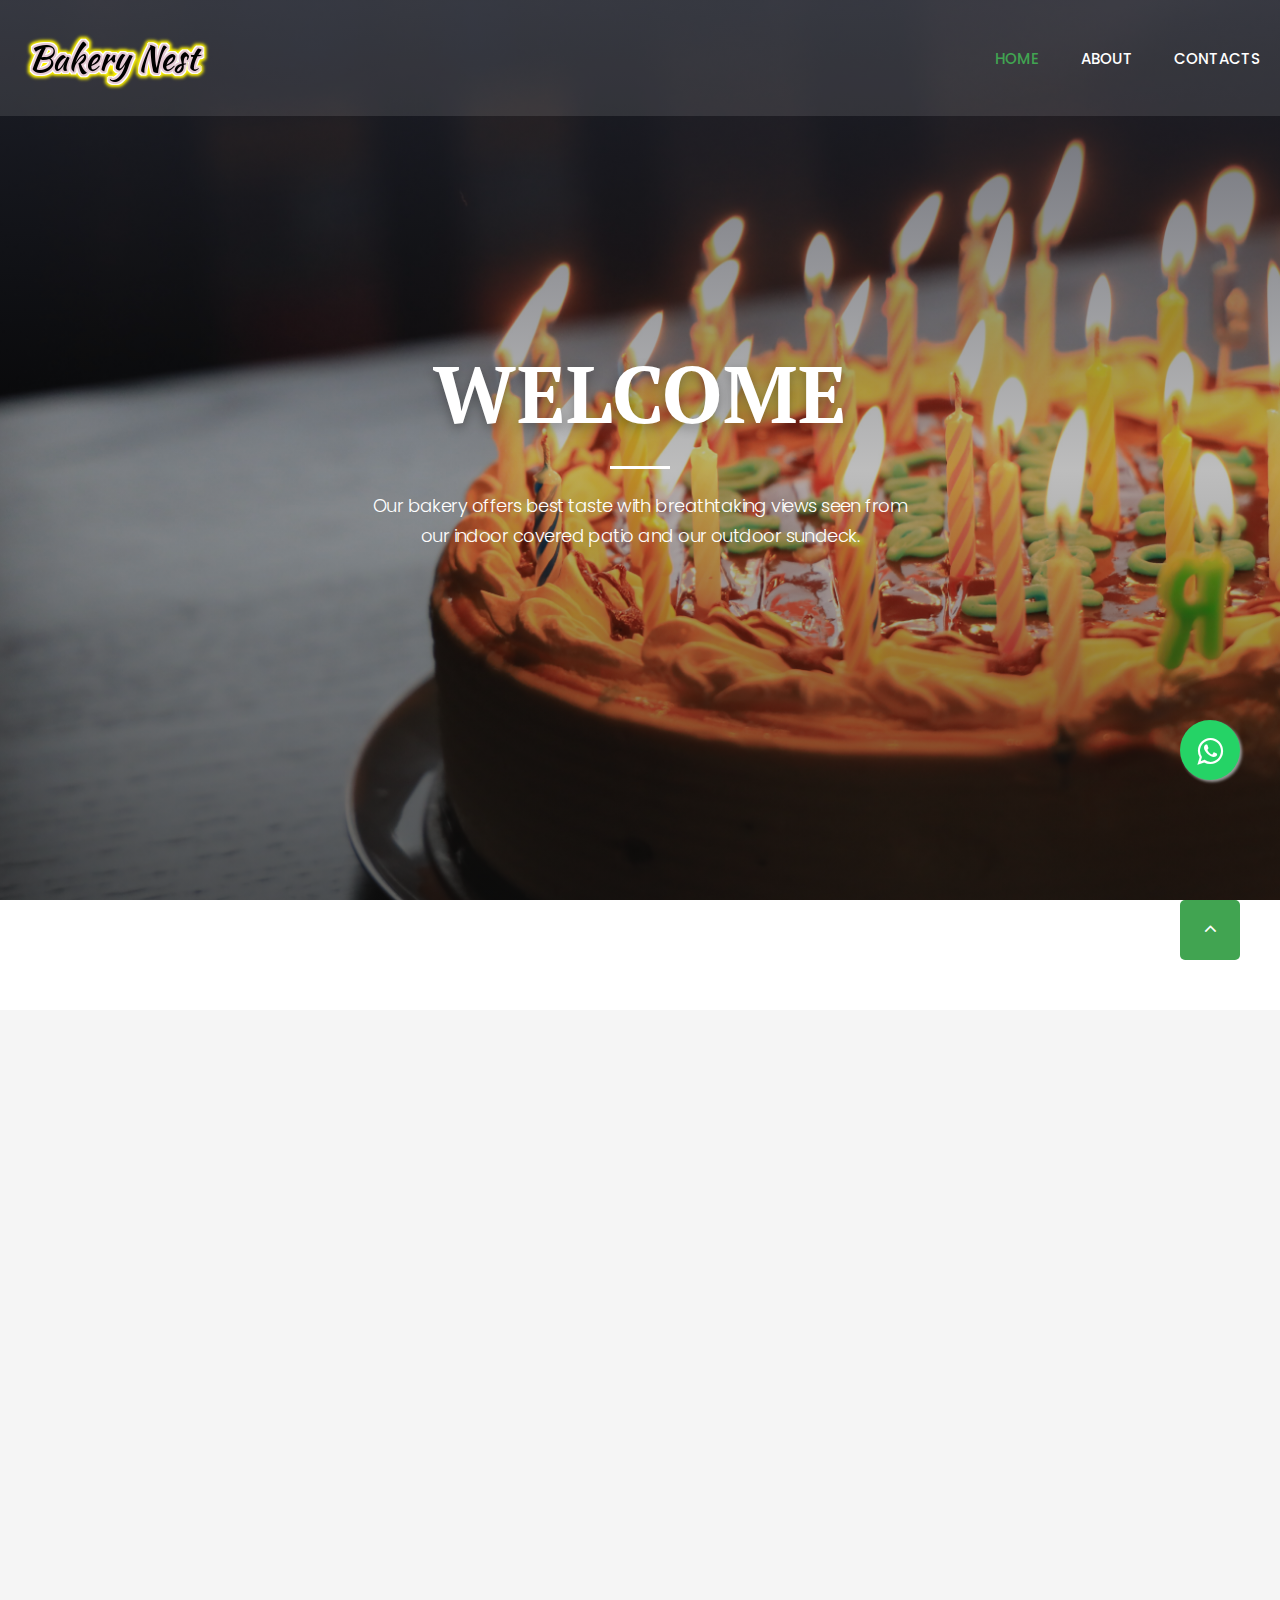
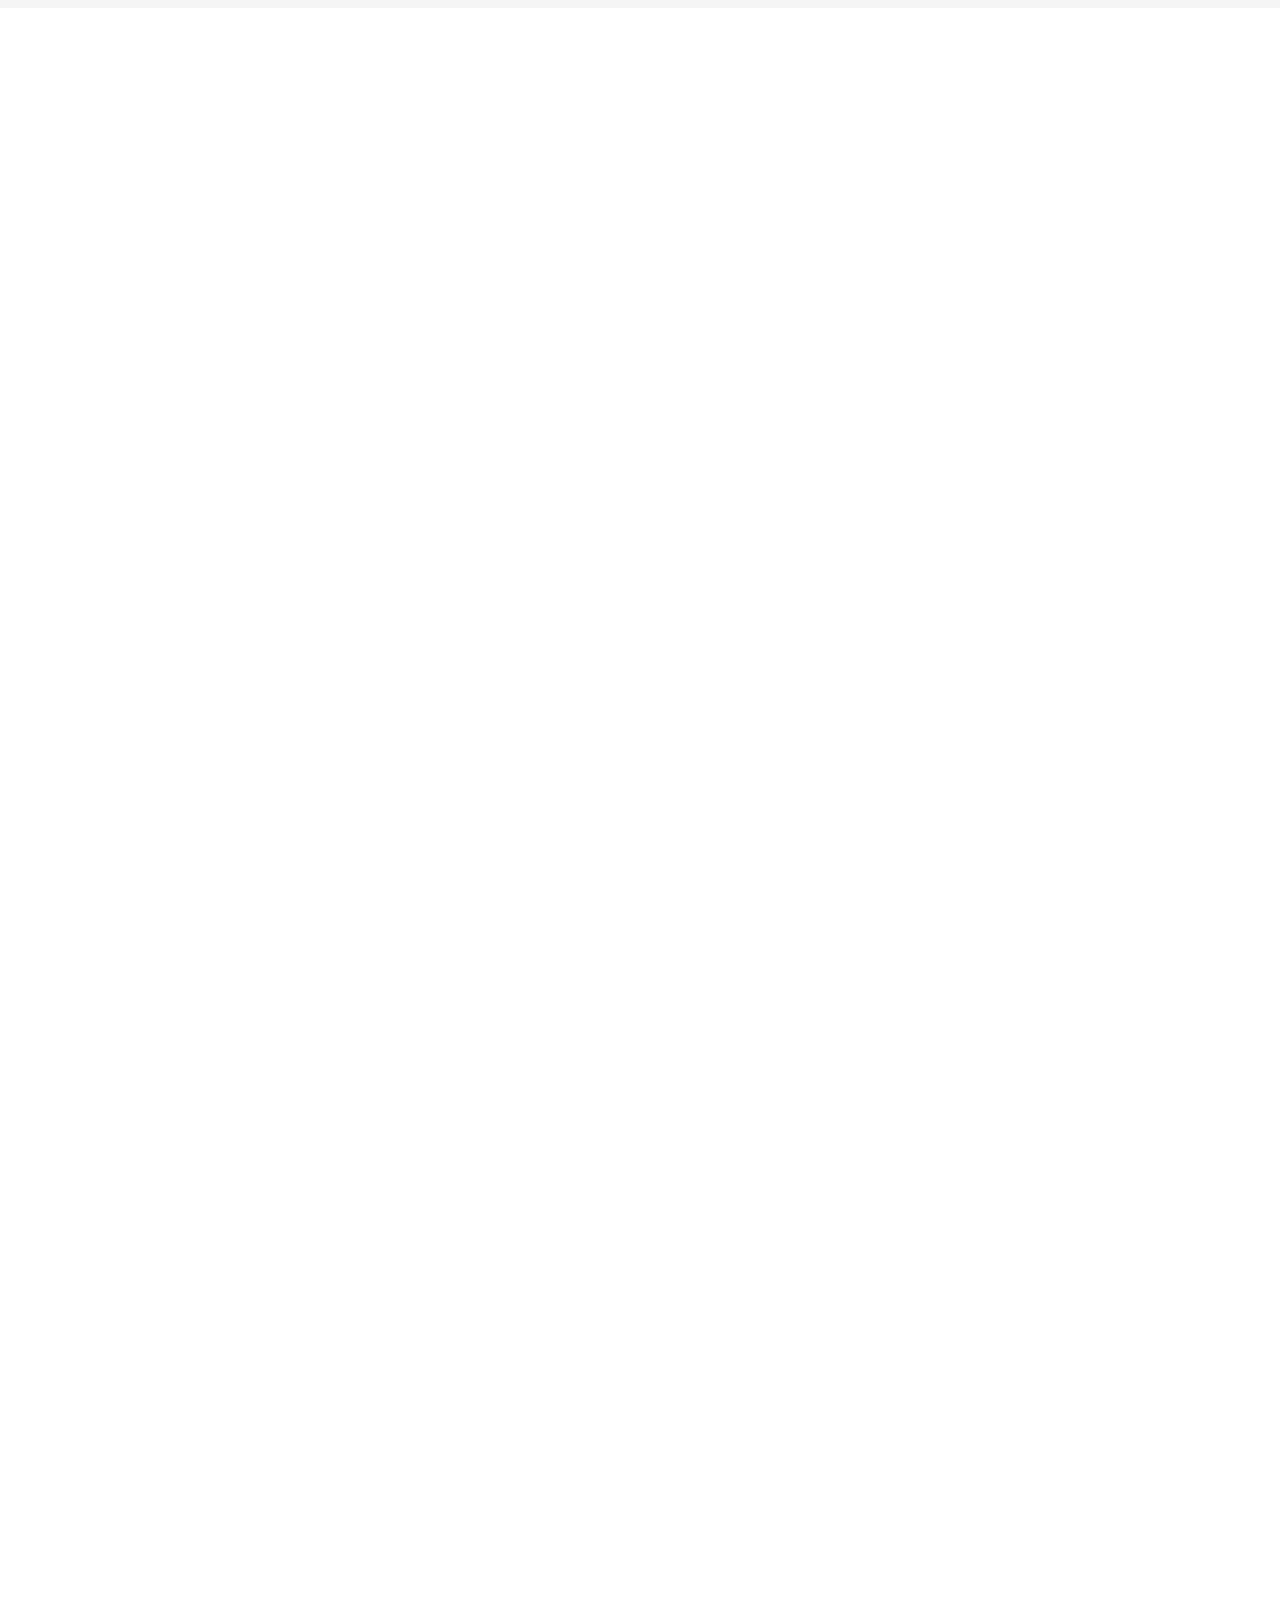
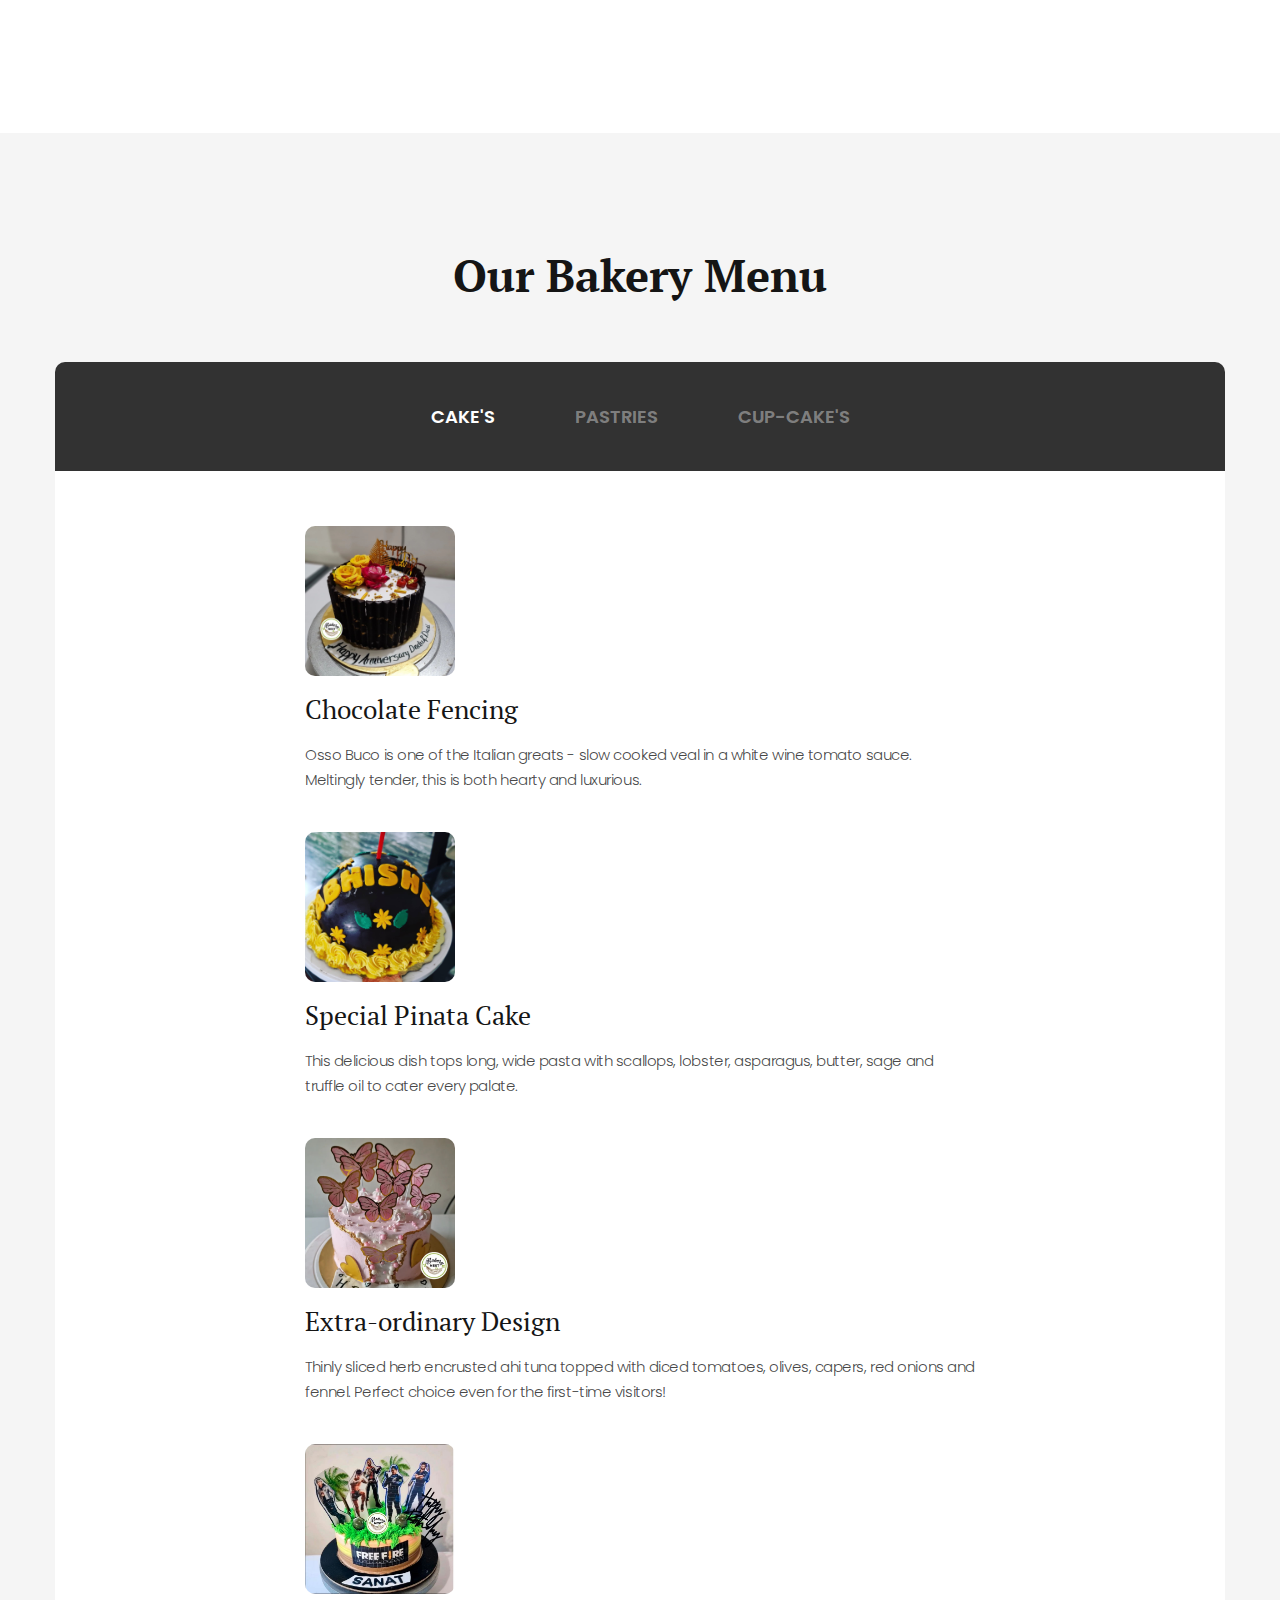
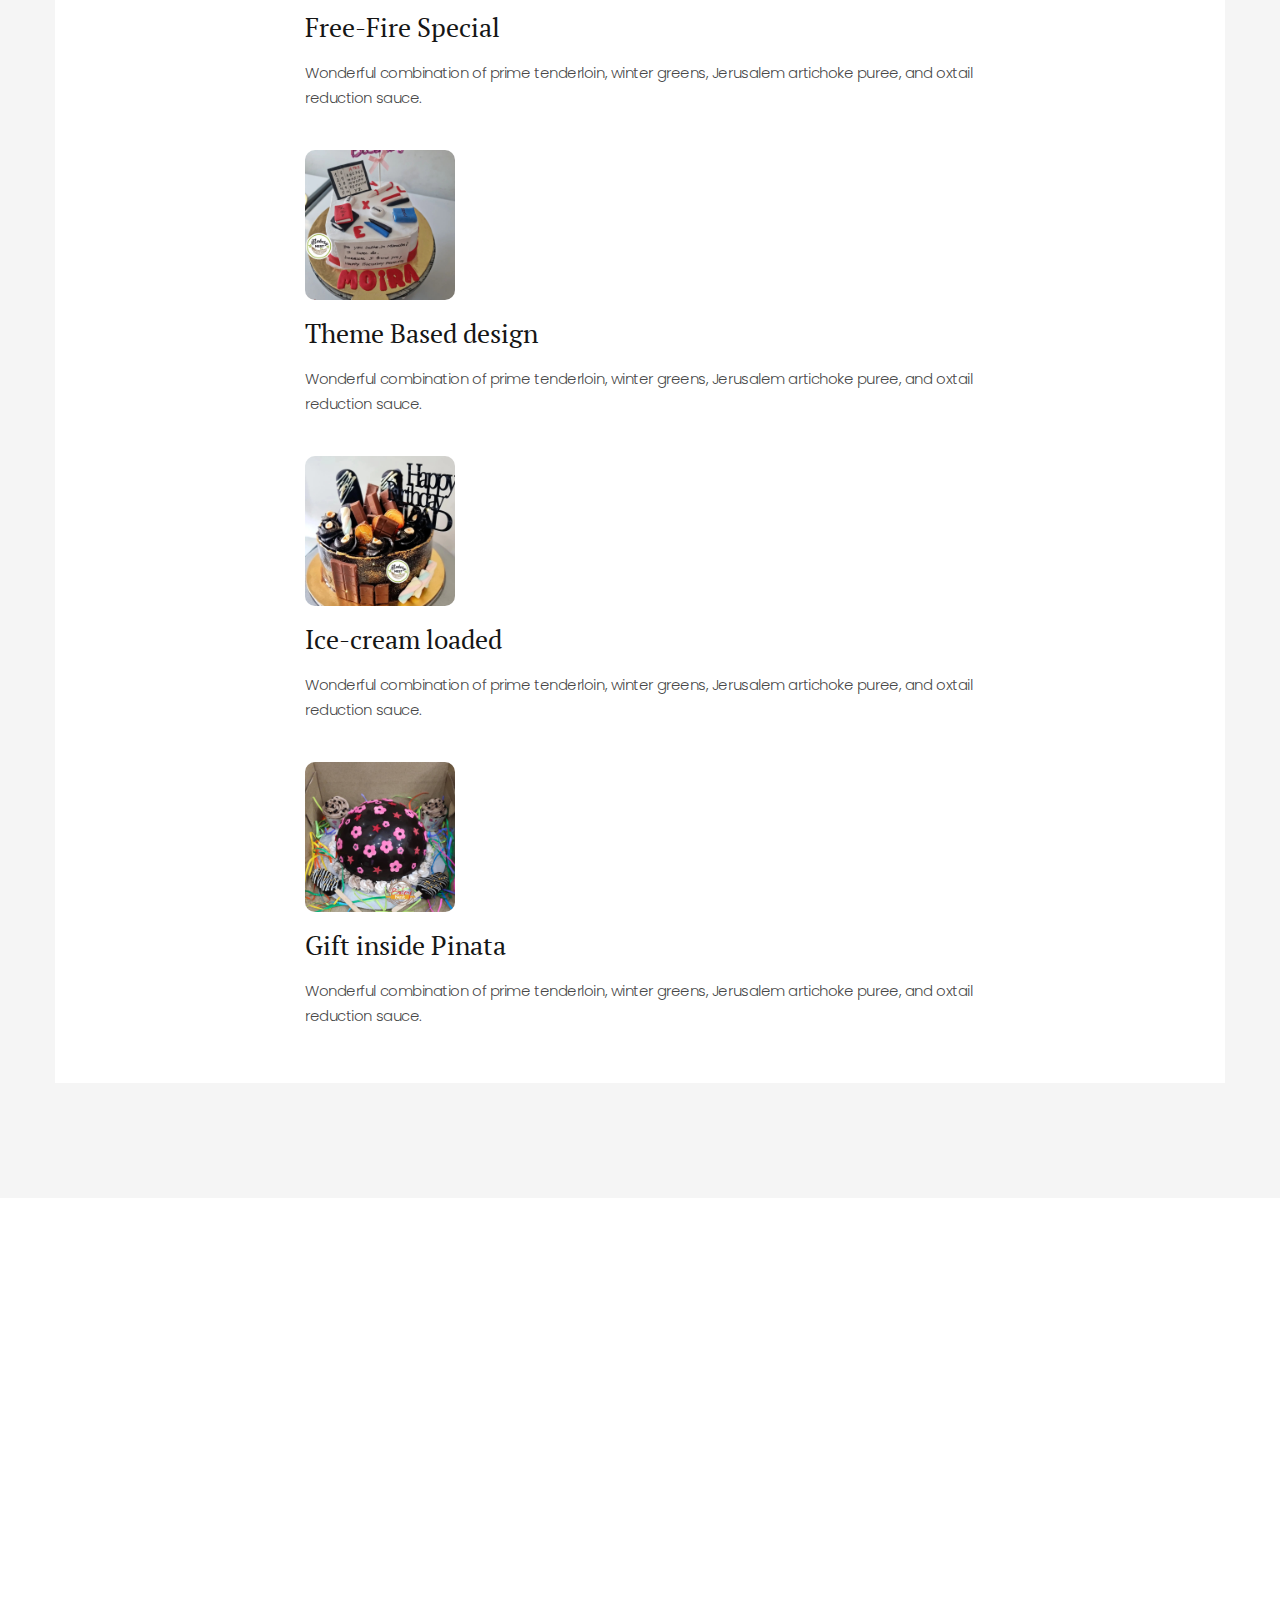
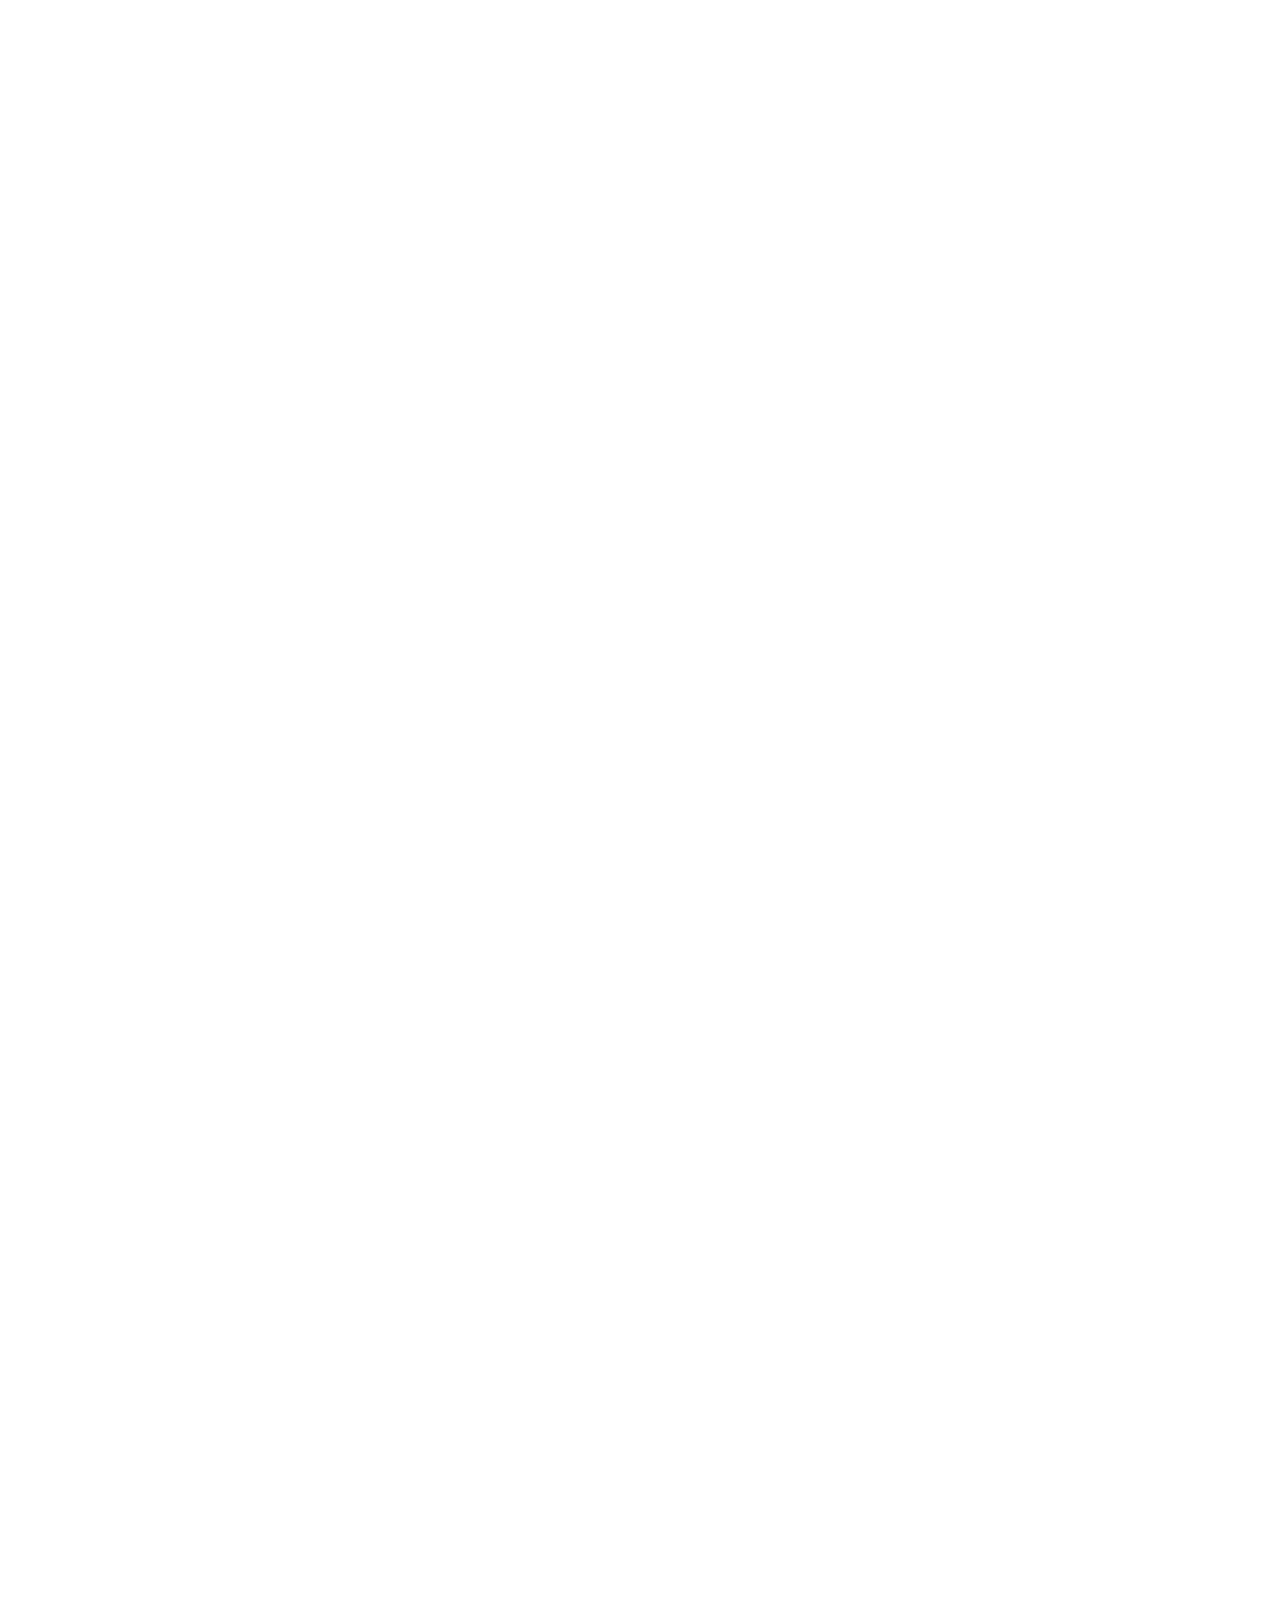
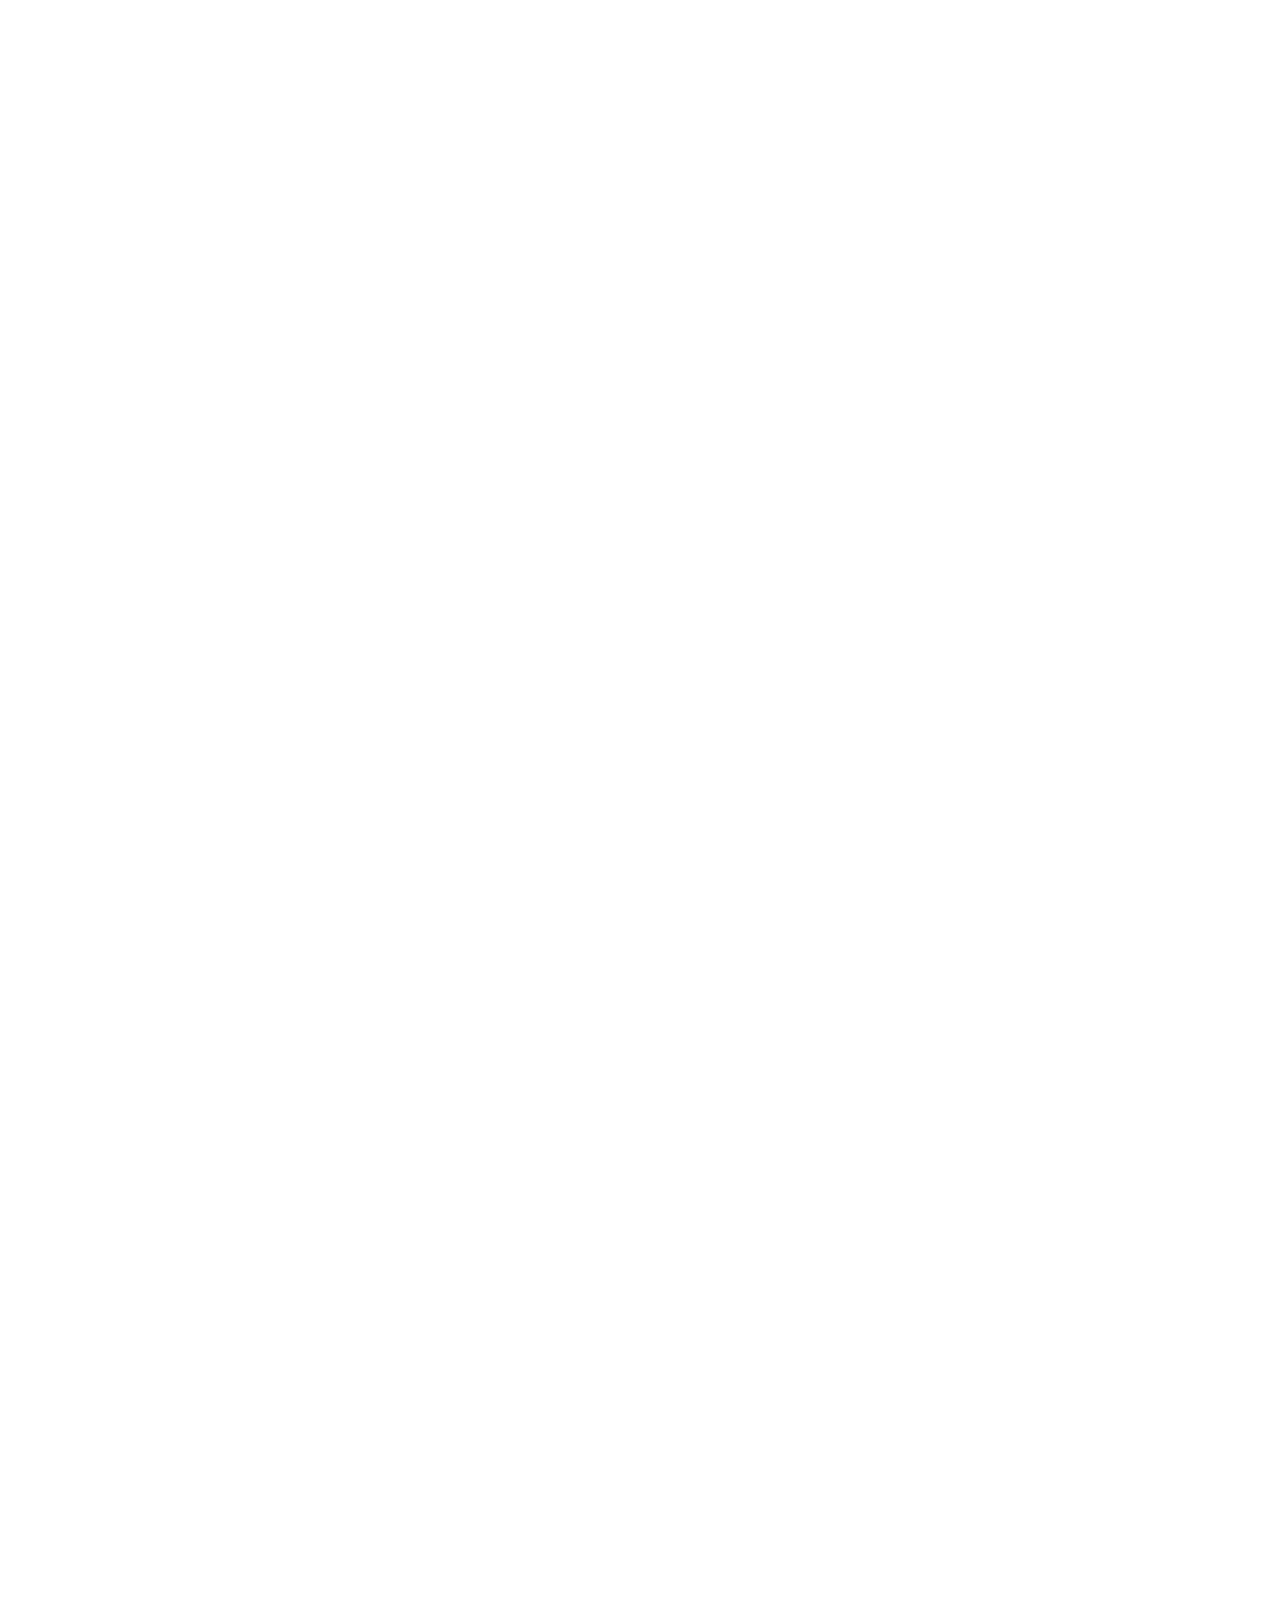
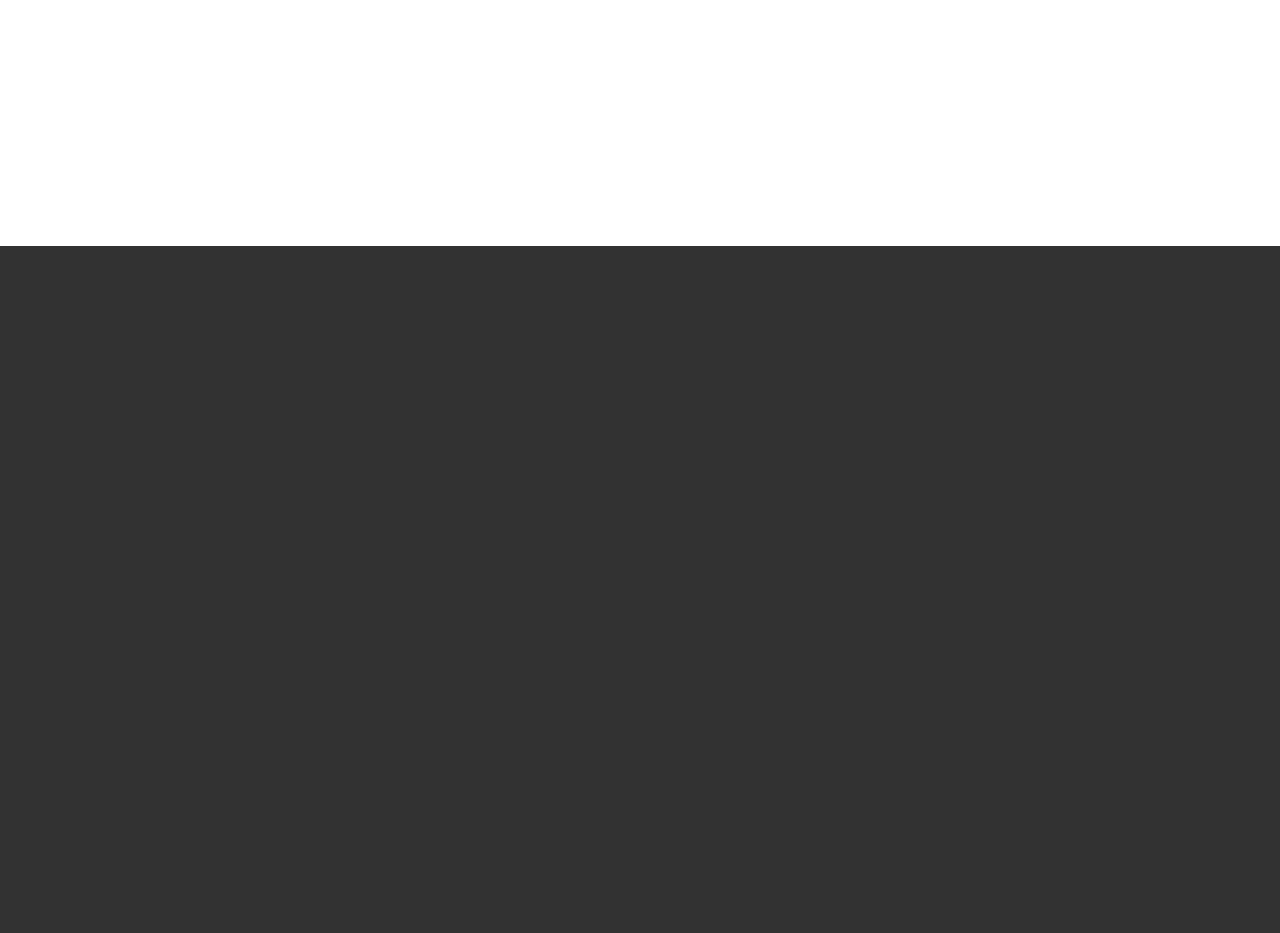
<file: index.html>
<!DOCTYPE html>
<html class="wide wow-animation" lang="en">
  <head>
    <title>Home</title>
    <meta charset="utf-8" />
    <meta
      name="viewport"
      content="width=device-width, height=device-height, initial-scale=1.0"
    />
    <!--  -->

    <link
      rel="stylesheet"
      href="https://cdnjs.cloudflare.com/ajax/libs/font-awesome/6.2.0/css/all.min.css"
    />
    <link
      rel="stylesheet"
      href="https://maxcdn.bootstrapcdn.com/font-awesome/4.5.0/css/font-awesome.min.css"
    />
    <link rel="stylesheet" href="./css/whatsapp.css" />
    <meta http-equiv="X-UA-Compatible" content="IE=edge" />
    <link rel="icon" href="./images/bn3.jpg" type="image/x-icon" />
    <link
      rel="stylesheet"
      type="text/css"
      href="//fonts.googleapis.com/css?family=Poppins:300,300i,400,500,600,700,800,900,900i%7CPT+Serif:400,700"
    />
    <link rel="stylesheet" href="css/bootstrap.css" />
    <link rel="stylesheet" href="css/fonts.css" />
    <link rel="stylesheet" href="css/style.css" />
    <style>
      .ie-panel {
        display: none;
        background: #212121;
        padding: 10px 0;
        box-shadow: 3px 3px 5px 0 rgba(0, 0, 0, 0.3);
        clear: both;
        text-align: center;
        position: relative;
        z-index: 1;
      }

      html.ie-10 .ie-panel,
      html.lt-ie-10 .ie-panel {
        display: block;
      }
    </style>
  </head>

  <body>
    <div class="ie-panel">
      <a href="http://windows.microsoft.com/en-US/internet-explorer/"
        ><img
          src="./images/ie8-panel/warning_bar_0000_us.jpg"
          height="42"
          width="820"
          alt="You are using an outdated browser. For a faster, safer browsing experience, upgrade for free today."
      /></a>
    </div>
    <div class="preloader">
      <div class="preloader-body">
        <div class="cssload-container">
          <div class="cssload-speeding-wheel"></div>
        </div>
        <p>Loading...</p>
      </div>
    </div>
    <div class="page">
      <!-- Page Header-->
      <header class="section page-header">
        <!-- RD Navbar-->
        <div class="rd-navbar-wrap">
          <nav
            class="rd-navbar rd-navbar-classic"
            data-layout="rd-navbar-fixed"
            data-sm-layout="rd-navbar-fixed"
            data-md-layout="rd-navbar-fixed"
            data-md-device-layout="rd-navbar-fixed"
            data-lg-layout="rd-navbar-static"
            data-lg-device-layout="rd-navbar-static"
            data-xl-layout="rd-navbar-static"
            data-xl-device-layout="rd-navbar-static"
            data-lg-stick-up-offset="46px"
            data-xl-stick-up-offset="46px"
            data-xxl-stick-up-offset="46px"
            data-lg-stick-up="true"
            data-xl-stick-up="true"
            data-xxl-stick-up="true"
          >
            <div class="rd-navbar-main-outer">
              <div class="rd-navbar-main">
                <!-- RD Navbar Panel-->
                <div class="rd-navbar-panel">
                  <!-- RD Navbar Toggle-->
                  <button
                    class="rd-navbar-toggle"
                    data-rd-navbar-toggle=".rd-navbar-nav-wrap"
                  >
                    <span></span>
                  </button>
                  <!-- RD Navbar Brand-->
                  <div class="rd-navbar-brand">
                    <a href="index.html"
                      ><img
                        class="brand-logo-light"
                        src="./images/newllogo.png"
                        alt=""
                        width="140"
                        height="57"
                        srcset="./images/newllogo.png"
                    /></a>
                  </div>
                </div>
                <div class="rd-navbar-main-element">
                  <div class="rd-navbar-nav-wrap">
                    <!-- RD Navbar Nav-->
                    <ul class="rd-navbar-nav">
                      <li class="rd-nav-item active">
                        <a class="rd-nav-link" href="index.html">Home</a>
                      </li>
                      <li class="rd-nav-item">
                        <a class="rd-nav-link" href="about-us.html">About</a>
                      </li>

                      <li class="rd-nav-item">
                        <a class="rd-nav-link" href="contacts.html">Contacts</a>
                      </li>
                    </ul>
                    <!-- <a class="button button-white button-sm" href="#"
                      >book now</a
                    > -->
                  </div>
                </div>
                <!-- <a class="button button-white button-sm" href="#">book now</a> -->
              </div>
            </div>
          </nav>
        </div>
      </header>
      <!-- Swiper-->
      <section
        class="section section-lg section-main-bunner section-main-bunner-filter text-center"
      >
        <div
          class="main-bunner-img"
          style="
            background-image: url('./images/c51.jpg');
            background-size: cover;
          "
        ></div>
        <div class="main-bunner-inner">
          <div class="container">
            <div class="box-default">
              <h1 class="box-default-title">Welcome</h1>
              <div class="box-default-decor"></div>
              <p class="big box-default-text">
                Our bakery offers best taste with breathtaking views seen from
                our indoor covered patio and our outdoor sundeck.
              </p>
            </div>
          </div>
        </div>
      </section>
      <div class="bg-gray-1">
        <section class="section-transform-top" style="margin-top: 110px">
          <!-- <div class="container" >
            <div class="box-booking">
              <form class="rd-form rd-mailform booking-form">
                <div>
                  <p class="booking-title">Name</p>
                  <div class="form-wrap">
                    <input
                      class="form-input"
                      id="booking-name"
                      type="text"
                      name="name"
                      data-constraints="@Required"
                    />
                    <label class="form-label" for="booking-name"
                      >Your name</label
                    >
                  </div>
                </div>
                <div>
                  <p class="booking-title">Phone</p>
                  <div class="form-wrap">
                    <input
                      class="form-input"
                      id="booking-phone"
                      type="text"
                      name="phone"
                      data-constraints="@Numeric"
                    />
                    <label class="form-label" for="booking-phone"
                      >Your phone number</label
                    >
                  </div>
                </div>
                <div>
                  <p class="booking-title">Date</p>
                  <div class="form-wrap form-wrap-icon">
                    <span class="icon mdi mdi-calendar-text"></span>
                    <input
                      class="form-input"
                      id="booking-date"
                      type="text"
                      name="date"
                      data-constraints="@Required"
                      data-time-picker="date"
                    />
                  </div>
                </div>
                <div>
                  <p class="booking-title">no. of people</p>
                  <div class="form-wrap">
                    <select data-placeholder="2">
                      <option label="placeholder"></option>
                      <option>1</option>
                      <option>2</option>
                      <option>3</option>
                      <option>4</option>
                      <option>5</option>
                      <option>6</option>
                      <option>7</option>
                    </select>
                  </div>
                </div>
                <div>
                  <button
                    class="button button-lg button-gray-600"
                    type="submit"
                  >
                    Check availability
                  </button>
                </div>
              </form>
            </div>
          </div> -->
        </section>
        <section class="section section-lg section-inset-1 bg-gray-1 pt-lg-0">
          <div class="container">
            <div
              class="row row-50 justify-content-xl-between align-items-lg-center"
            >
              <div class="col-lg-6 wow fadeInLeft">
                <div class="box-image">
                  <img
                    class="box-image-static"
                    src="./images/c32.jpg"
                    alt=""
                    width="483"
                    height="327"
                  />
                </div>
              </div>
              <div class="col-lg-6 col-xl-5 wow fadeInRight">
                <h2>About Us</h2>
                <p>
                  Pesto is a family owned and operated Italian Restaurant
                  offering a combination of fresh ingredients and authentic
                  Italian cooking.
                </p>
                <p>
                  We will make sure you are served the most authentic and fresh
                  Italian dishes, while offering the best customer service. Our
                  kitchen is committed to providing our guests with the best
                  Italian Cuisine.
                </p>
                <img
                  src="./images/cl113-removebg-preview.png"
                  alt=""
                  width="140"
                  height="50"
                />
                <img
                  src="./images/cl9-removebg-preview.png"
                  alt=""
                  width="140"
                  height="50"
                />
              </div>
            </div>
          </div>
        </section>
      </div>
      <!-- Featured Offers-->
      <section class="section section-lg bg-default">
        <div class="container">
          <div class="row justify-content-center text-center">
            <div class="col-md-9 col-lg-7 wow-outer">
              <div class="wow slideInDown">
                <h2>Featured Offers</h2>
                <p class="text-opacity-80">
                  We offer a great variety of the best Italian dishes to our
                  visitors and guests. Below are some of our most popular main
                  dishes and desserts.
                </p>
              </div>
            </div>
          </div>
          <div class="row row-20 row-lg-30">
            <div class="col-md-6 col-lg-4 wow-outer">
              <div class="wow fadeInUp">
                <div class="product-featured">
                  <div class="product-featured-figure">
                    <img
                      src="./images/c16.jfif"
                      alt=""
                      width="370"
                      height="395"
                    />
                    <div class="product-featured-button"></div>
                  </div>
                  <div class="product-featured-caption">
                    <h4>
                      <a class="product-featured-title" href="#">Birthday's</a>
                    </h4>
                    <p class="big">$8</p>
                  </div>
                </div>
              </div>
            </div>
            <div class="col-md-6 col-lg-4 wow-outer">
              <div class="wow fadeInUp">
                <div class="product-featured">
                  <div class="product-featured-figure">
                    <img
                      src="./images/c49.jpg"
                      alt=""
                      width="370"
                      height="395"
                    />
                    <div class="product-featured-button"></div>
                  </div>
                  <div class="product-featured-caption">
                    <h4>
                      <a class="product-featured-title" href="#">Anniversary</a>
                    </h4>
                    <p class="big">$13</p>
                  </div>
                </div>
              </div>
            </div>
            <div class="col-md-6 col-lg-4 wow-outer">
              <div class="wow fadeInUp">
                <div class="product-featured">
                  <div class="product-featured-figure">
                    <img
                      src="./images/c22.jfif"
                      alt=""
                      width="370"
                      height="395"
                    />
                    <div class="product-featured-button"></div>
                  </div>
                  <div class="product-featured-caption">
                    <h4>
                      <a class="product-featured-title" href="#">Parties</a>
                    </h4>
                    <p class="big">$4</p>
                  </div>
                </div>
              </div>
            </div>
          </div>
        </div>
      </section>
      <section class="section section-lg bg-default">
        <div class="container">
          <div class="row justify-content-center text-center">
            <div class="col-md-9 col-lg-7 wow-outer">
              <div class="wow slideInDown">
                <h2>Children's favourite</h2>
                <p class="text-opacity-80">
                  We offer a great variety of the best Italian dishes to our
                  visitors and guests. Below are some of our most popular main
                  dishes and desserts.
                </p>
              </div>
            </div>
          </div>
          <div class="row row-20 row-lg-30">
            <div class="col-md-6 col-lg-4 wow-outer">
              <div class="wow fadeInUp">
                <div class="product-featured">
                  <div class="product-featured-figure">
                    <img
                      src="./images/c37.jpg"
                      alt=""
                      width="370"
                      height="395"
                    />
                    <div class="product-featured-button"></div>
                  </div>
                  <div class="product-featured-caption">
                    <h4>
                      <a class="product-featured-title" href="#">Cartoon's</a>
                    </h4>
                    <p class="big">$8</p>
                  </div>
                </div>
              </div>
            </div>
            <div class="col-md-6 col-lg-4 wow-outer">
              <div class="wow fadeInUp">
                <div class="product-featured">
                  <div class="product-featured-figure">
                    <img
                      src="./images/c32.jpg"
                      alt=""
                      width="370"
                      height="395"
                    />
                    <div class="product-featured-button"></div>
                  </div>
                  <div class="product-featured-caption">
                    <h4>
                      <a class="product-featured-title" href="#">Krishna ji</a>
                    </h4>
                    <p class="big">$13</p>
                  </div>
                </div>
              </div>
            </div>
            <div class="col-md-6 col-lg-4 wow-outer">
              <div class="wow fadeInUp">
                <div class="product-featured">
                  <div class="product-featured-figure">
                    <img
                      src="./images/c35.jpg"
                      alt=""
                      width="370"
                      height="395"
                    />
                    <div class="product-featured-button"></div>
                  </div>
                  <div class="product-featured-caption">
                    <h4>
                      <a class="product-featured-title" href="#">Anime</a>
                    </h4>
                    <p class="big">$4</p>
                  </div>
                </div>
              </div>
            </div>
          </div>
        </div>
      </section>
      <section class="section section-lg bg-gray-1">
        <div class="container">
          <h2 class="text-center">Our Bakery Menu</h2>
          <div class="row">
            <div class="col-12">
              <div class="tabs-custom tabs-horizontal tabs-classic" id="tabs-1">
                <ul class="nav nav-tabs nav-tabs-classic">
                  <li class="nav-item" role="presentation">
                    <a
                      class="nav-link active"
                      href="#tabs-1-1"
                      data-toggle="tab"
                      >Cake's</a
                    >
                  </li>
                  <li class="nav-item" role="presentation">
                    <a class="nav-link" href="#tabs-1-2" data-toggle="tab"
                      >Pastries
                    </a>
                  </li>
                  <li class="nav-item" role="presentation">
                    <a class="nav-link" href="#tabs-1-3" data-toggle="tab"
                      >Cup-Cake's</a
                    >
                  </li>
                </ul>
                <div class="tab-content">
                  <div class="tab-pane fade show active" id="tabs-1-1">
                    <div class="box-event-modern">
                      <div class="event-item-modern">
                        <p class="event-time">
                          <img
                            src="./images/c14.jfif"
                            width="150px"
                            style="border-radius: 10px"
                          />
                        </p>
                        <h4 class="event-item-modern-title">
                          <a href="#">Chocolate Fencing</a>
                        </h4>
                        <div class="event-item-modern-text">
                          <p>
                            Osso Buco is one of the Italian greats - slow cooked
                            veal in a white wine tomato sauce. Meltingly tender,
                            this is both hearty and luxurious.
                          </p>
                        </div>
                      </div>
                      <div class="event-item-modern">
                        <p class="event-time">
                          <img
                            src="./images/c39.jpg"
                            width="150px"
                            style="border-radius: 10px"
                          />
                        </p>
                        <h4 class="event-item-modern-title">
                          <a href="#">Special Pinata Cake</a>
                        </h4>
                        <div class="event-item-modern-text">
                          <p>
                            This delicious dish tops long, wide pasta with
                            scallops, lobster, asparagus, butter, sage and
                            truffle oil to cater every palate.
                          </p>
                        </div>
                      </div>
                      <div class="event-item-modern">
                        <p class="event-time">
                          <img
                            src="./images/c9.jfif"
                            width="150px"
                            style="border-radius: 10px"
                          />
                        </p>
                        <h4 class="event-item-modern-title">
                          <a href="#">Extra-ordinary Design</a>
                        </h4>
                        <div class="event-item-modern-text">
                          <p>
                            Thinly sliced herb encrusted ahi tuna topped with
                            diced tomatoes, olives, capers, red onions and
                            fennel. Perfect choice even for the first-time
                            visitors!
                          </p>
                        </div>
                      </div>
                      <div class="event-item-modern">
                        <p class="event-time">
                          <img
                            src="./images/c1.JPG"
                            width="150px"
                            style="border-radius: 10px"
                          />
                        </p>
                        <h4 class="event-item-modern-title">
                          <a href="#">Free-Fire Special</a>
                        </h4>
                        <div class="event-item-modern-text">
                          <p>
                            Wonderful combination of prime tenderloin, winter
                            greens, Jerusalem artichoke puree, and oxtail
                            reduction sauce.
                          </p>
                        </div>
                      </div>
                      <div class="event-item-modern">
                        <p class="event-time">
                          <img
                            src="./images/c10.jfif"
                            width="150px"
                            style="border-radius: 10px"
                          />
                        </p>
                        <h4 class="event-item-modern-title">
                          <a href="#">Theme Based design</a>
                        </h4>
                        <div class="event-item-modern-text">
                          <p>
                            Wonderful combination of prime tenderloin, winter
                            greens, Jerusalem artichoke puree, and oxtail
                            reduction sauce.
                          </p>
                        </div>
                      </div>
                      <div class="event-item-modern">
                        <p class="event-time">
                          <img
                            src="./images/c19.jfif"
                            width="150px"
                            style="border-radius: 10px"
                          />
                        </p>
                        <h4 class="event-item-modern-title">
                          <a href="#">Ice-cream loaded</a>
                        </h4>
                        <div class="event-item-modern-text">
                          <p>
                            Wonderful combination of prime tenderloin, winter
                            greens, Jerusalem artichoke puree, and oxtail
                            reduction sauce.
                          </p>
                        </div>
                      </div>
                      <div class="event-item-modern">
                        <p class="event-time">
                          <img
                            src="./images/c46.jpg"
                            width="150px"
                            style="border-radius: 10px"
                          />
                        </p>
                        <h4 class="event-item-modern-title">
                          <a href="#">Gift inside Pinata</a>
                        </h4>
                        <div class="event-item-modern-text">
                          <p>
                            Wonderful combination of prime tenderloin, winter
                            greens, Jerusalem artichoke puree, and oxtail
                            reduction sauce.
                          </p>
                        </div>
                      </div>
                    </div>
                  </div>
                  <div class="tab-pane fade" id="tabs-1-2">
                    <div class="box-event-modern">
                      <div class="event-item-modern">
                        <p class="event-time">
                          <img
                            src="./images/ps1.jpg"
                            width="150px"
                            style="border-radius: 10px"
                          />
                        </p>
                        <h4 class="event-item-modern-title">
                          <a href="#">Chocolaty</a>
                        </h4>
                        <div class="event-item-modern-text">
                          <p>
                            A Pesto’s favorite - classic Italian dessert made
                            with lady fingers, Mascarpone cheese & espresso.
                            Perfect for both kids and adults.
                          </p>
                        </div>
                      </div>
                      <div class="event-item-modern">
                        <p class="event-time">
                          <img
                            src="./images/ps5.jfif"
                            width="150px"
                            style="border-radius: 10px"
                          />
                        </p>
                        <h4 class="event-item-modern-title">
                          <a href="#">Sweet Strawberry</a>
                        </h4>
                        <div class="event-item-modern-text">
                          <p>
                            Trio tower of cannoli filled with smooth ricotta,
                            sugar & cinnamon, with chocolate & raspberry sauces.
                            Single cannoli is also available.
                          </p>
                        </div>
                      </div>
                      <div class="event-item-modern">
                        <p class="event-time">
                          <img
                            src="./images/ps6.jfif"
                            width="150px"
                            style="border-radius: 10px"
                          />
                        </p>
                        <h4 class="event-item-modern-title">
                          <a href="#">Different layers</a>
                        </h4>
                        <div class="event-item-modern-text">
                          <p>
                            Layered pistachio cream, cream cheese custard &
                            whipped cream atop a rich walnut crust.
                          </p>
                        </div>
                      </div>
                    </div>
                  </div>
                  <div class="tab-pane fade" id="tabs-1-3">
                    <div class="box-event-modern">
                      <div class="event-item-modern">
                        <p class="event-time">
                          <img
                            src="./images/ps7.jpg"
                            width="150px"
                            style="border-radius: 10px"
                          />
                        </p>
                        <h4 class="event-item-modern-title">
                          <a href="#">Dark Chocolaty Nuts</a>
                        </h4>
                        <div class="event-item-modern-text">
                          <p>
                            The most popular drink in Venice: refreshing,
                            easygoing &…happy! Perfect to be sipped as an
                            “Aperitivo” just before dinner - delightful!
                          </p>
                        </div>
                      </div>
                      <div class="event-item-modern">
                        <p class="event-time">
                          <img
                            src="./images/ps8.jpg"
                            width="150px"
                            style="border-radius: 10px"
                          />
                        </p>
                        <h4 class="event-item-modern-title">
                          <a href="#">Super Soft</a>
                        </h4>
                        <div class="event-item-modern-text">
                          <p>
                            Reward yourself with a moment of relaxation & pure
                            pleasure while enjoying the full flavour &
                            simplicity of a Negroni, an iconic Italian cocktail.
                          </p>
                        </div>
                      </div>
                      <div class="event-item-modern">
                        <p class="event-time">
                          <img
                            src="./images/ps9.jpg"
                            width="150px"
                            style="border-radius: 10px"
                          />
                        </p>
                        <h4 class="event-item-modern-title">
                          <a href="#">Margarita Cupcakes</a>
                        </h4>
                        <div class="event-item-modern-text">
                          <p>
                            A cocktail for those who prefer more delicate
                            flavours but nonetheless want a drink full of taste
                            & personality.
                          </p>
                        </div>
                      </div>
                    </div>
                  </div>
                </div>
              </div>
            </div>
          </div>
        </div>
      </section>
      <section class="section">
        <div class="row isotope-wrap">
          <!-- Isotope Content-->
          <div class="col-lg-12">
            <div
              class="isotope"
              data-isotope-layout="fitRows"
              data-isotope-group="gallery"
              data-lightgallery="group"
              data-lg-thumbnail="false"
            >
              <div class="row no-gutters row-condensed">
                <div
                  class="col-12 col-sm-6 col-md-4 isotope-item wow-outer"
                  data-filter="*"
                >
                  <div class="wow slideInDown">
                    <div class="gallery-item-classic">
                      <img
                        src="./images/c17.jfif"
                        alt=""
                        width="640"
                        height="429"
                      />
                      <div class="gallery-item-classic-caption">
                        <a href="./images/c17.jfif" data-lightgallery="item"
                          >zoom</a
                        >
                      </div>
                    </div>
                  </div>
                </div>
                <div
                  class="col-12 col-sm-6 col-md-4 isotope-item wow-outer"
                  data-filter="Category 3"
                >
                  <div class="wow slideInDown">
                    <div class="gallery-item-classic">
                      <img
                        src="./images/c19.jfif"
                        alt=""
                        width="640"
                        height="429"
                      />
                      <div class="gallery-item-classic-caption">
                        <a href="./images/c19.jfif" data-lightgallery="item"
                          >zoom</a
                        >
                      </div>
                    </div>
                  </div>
                </div>
                <div
                  class="col-12 col-md-4 isotope-item wow-outer"
                  data-filter="Category 3"
                >
                  <div class="wow slideInDown">
                    <div class="gallery-item-classic">
                      <img
                        src="./images/c30.jfif"
                        alt=""
                        width="640"
                        height="429"
                      />
                      <div class="gallery-item-classic-caption">
                        <a href="./images/c30.jfif" data-lightgallery="item"
                          >zoom</a
                        >
                      </div>
                    </div>
                  </div>
                </div>
                <div
                  class="col-12 col-sm-12 col-md-6 isotope-item wow-outer"
                  data-filter="Category 3"
                >
                  <div class="wow fadeInUp">
                    <div class="gallery-item-classic">
                      <img
                        src="./images/c9.jfif"
                        alt=""
                        width="960"
                        height="429"
                      />
                      <div class="gallery-item-classic-caption">
                        <a href="./images/c9.jfif" data-lightgallery="item"
                          >zoom</a
                        >
                      </div>
                    </div>
                  </div>
                </div>
                <div
                  class="col-12 col-sm-12 col-md-6 isotope-item wow-outer"
                  data-filter="Category 2"
                >
                  <div class="wow fadeInUp">
                    <div class="gallery-item-classic">
                      <img
                        src="./images/c18.jfif"
                        alt=""
                        width="960"
                        height="429"
                      />
                      <div class="gallery-item-classic-caption">
                        <a href="./images/c18.jfif" data-lightgallery="item"
                          >zoom</a
                        >
                      </div>
                    </div>
                  </div>
                </div>
              </div>
            </div>
          </div>
        </div>
      </section>
      <section class="section-lg bg-default">
        <div class="container wow-outer">
          <h2 class="text-center wow slideInDown">Our Training Course's</h2>
          <!-- Owl Carousel-->
          <div
            class="owl-carousel wow fadeInUp"
            data-items="1"
            data-md-items="2"
            data-lg-items="3"
            data-dots="true"
            data-nav="false"
            data-stage-padding="15"
            data-loop="false"
            data-margin="30"
            data-mouse-drag="false"
          >
            <div class="post-corporate">
              <a class="badge" href="#"
                ><i class="fa-regular fa-indian-rupee-sign"></i>&nbsp;14000</a
              >
              <h4 class="post-corporate-title">
                <a href="#">Only Cake Baking </a>
              </h4>
              <div class="post-corporate-text">
                <p>
                  As an Italian restaurant, we are very proud of our delicious
                  authentic pizzas. Our three most popular choices are the
                  Rustica, the Toscana and...
                </p>
              </div>
            </div>
            <div class="post-corporate">
              <a class="badge" href="#"
                ><i class="fa-regular fa-indian-rupee-sign"></i>&nbsp;7000</a
              >
              <h4 class="post-corporate-title">
                <a href="#"
                  >Italian vs. American Spaghetti: Top 5 Differences</a
                >
              </h4>
              <div class="post-corporate-text">
                <p>
                  Commonly, when we hear there is spaghetti for dinner we will
                  be expecting a red tomato sauce with meat and seasonings
                  poured over long...
                </p>
              </div>
            </div>
            <div class="post-corporate">
              <a class="badge" href="#"
                ><i class="fa-regular fa-indian-rupee-sign"></i>&nbsp;14000</a
              >
              <h4 class="post-corporate-title">
                <a href="#">The Delicious History of Lasagna and Its Origins</a>
              </h4>
              <div class="post-corporate-text">
                <p>
                  Lasagna, could there be a more perfect dish? It’s comfort food
                  on steroids. Layers of cheese generously piled on top of
                  decadent amounts...
                </p>
              </div>
            </div>
            <div class="post-corporate">
              <a class="badge" href="#">Aug 15, 2019</a>
              <h4 class="post-corporate-title">
                <a href="#"
                  >Making Gelato Like a True Italian: Tips From Our Chef</a
                >
              </h4>
              <div class="post-corporate-text">
                <p>
                  Most would agree that gelato is the most delicious frozen
                  dessert; the perfect ending to any meal. With origins in
                  Sicily, gelato has been made famous...
                </p>
              </div>
              <a class="post-corporate-link" href="#"
                >Read more<span class="icon linearicons-arrow-right"></span
              ></a>
            </div>
            <div class="post-corporate">
              <a class="badge" href="#">Sep 15, 2019</a>
              <h4 class="post-corporate-title">
                <a href="#">Italian Ingredients You Can Easily Grow at Home</a>
              </h4>
              <div class="post-corporate-text">
                <p>
                  Imagine preparing an Italian dinner but having to stop cooking
                  because you forget an ingredient and must run to the store.
                  How nice would it be to go...
                </p>
              </div>
              <a class="post-corporate-link" href="#"
                >Read more<span class="icon linearicons-arrow-right"></span
              ></a>
            </div>
            <div class="post-corporate">
              <a class="badge" href="#">Sep 28, 2019</a>
              <h4 class="post-corporate-title">
                <a href="#"
                  >Our Brief Guide to Pairing Wine and Pasta the Right Way</a
                >
              </h4>
              <div class="post-corporate-text">
                <p>
                  To Italians, pasta is the food of the gods, and there is
                  nothing better to go with a good pasta than a perfect wine. To
                  the uninitiated, finding the right...
                </p>
              </div>
              <a class="post-corporate-link" href="#"
                >Read more<span class="icon linearicons-arrow-right"></span
              ></a>
            </div>
            <div class="post-corporate">
              <a class="badge" href="#">Oct 05, 2019</a>
              <h4 class="post-corporate-title">
                <a href="#"
                  >Top 10 Famous Spring Dishes in Italian Restaurants</a
                >
              </h4>
              <div class="post-corporate-text">
                <p>
                  Spring is the time for growth and rebirth. One can see this
                  throughout the countrysides of Italy with blooming flowers and
                  budding trees. Springtime is...
                </p>
              </div>
              <a class="post-corporate-link" href="#"
                >Read more<span class="icon linearicons-arrow-right"></span
              ></a>
            </div>
            <div class="post-corporate">
              <a class="badge" href="#">Oct 17, 2019</a>
              <h4 class="post-corporate-title">
                <a href="#">What Makes Some Seasonings Truly Italian?</a>
              </h4>
              <div class="post-corporate-text">
                <p>
                  When thinking of Italian cuisine, dishes like pasta enveloped
                  in hearty sauces come to mind. Certain flavors seem to be
                  found across the different...
                </p>
              </div>
              <a class="post-corporate-link" href="#"
                >Read more<span class="icon linearicons-arrow-right"></span
              ></a>
            </div>
            <div class="post-corporate">
              <a class="badge" href="#">Nov 10, 2019</a>
              <h4 class="post-corporate-title">
                <a href="#"
                  >Types of Italian Sausage and Why They Are Different</a
                >
              </h4>
              <div class="post-corporate-text">
                <p>
                  There are many types of Italian sausage. The main difference
                  in Italian sausage when compared to other sausages is the
                  seasoning. The particular...
                </p>
              </div>
              <a class="post-corporate-link" href="#"
                >Read more<span class="icon linearicons-arrow-right"></span
              ></a>
            </div>
          </div>
        </div>
      </section>
      <section class="section">
        <div class="row isotope-wrap">
          <!-- Isotope Content-->
          <div class="col-lg-12">
            <div
              class="isotope"
              data-isotope-layout="fitRows"
              data-isotope-group="gallery"
              data-lightgallery="group"
              data-lg-thumbnail="false"
            >
              <div class="row no-gutters row-condensed">
                <div
                  class="col-12 col-sm-6 col-md-4 isotope-item wow-outer"
                  data-filter="*"
                >
                  <div class="wow slideInDown">
                    <div class="gallery-item-classic">
                      <img
                        src="./images/c26.jfif"
                        alt=""
                        width="640"
                        height="429"
                      />
                      <div class="gallery-item-classic-caption">
                        <a href="./images/c26.jfif" data-lightgallery="item"
                          >zoom</a
                        >
                      </div>
                    </div>
                  </div>
                </div>
                <div
                  class="col-12 col-sm-6 col-md-4 isotope-item wow-outer"
                  data-filter="Category 3"
                >
                  <div class="wow slideInDown">
                    <div class="gallery-item-classic">
                      <img
                        src="./images/c29.jfif"
                        alt=""
                        width="640"
                        height="429"
                      />
                      <div class="gallery-item-classic-caption">
                        <a href="./images/c29.jfif" data-lightgallery="item"
                          >zoom</a
                        >
                      </div>
                    </div>
                  </div>
                </div>
                <div
                  class="col-12 col-md-4 isotope-item wow-outer"
                  data-filter="Category 3"
                >
                  <div class="wow slideInDown">
                    <div class="gallery-item-classic">
                      <img
                        src="./images/c38.jpg"
                        alt=""
                        width="640"
                        height="429"
                      />
                      <div class="gallery-item-classic-caption">
                        <a href="./images/c38.jpg" data-lightgallery="item"
                          >zoom</a
                        >
                      </div>
                    </div>
                  </div>
                </div>
                <div
                  class="col-12 col-sm-12 col-md-6 isotope-item wow-outer"
                  data-filter="Category 3"
                >
                  <div class="wow fadeInUp">
                    <div class="gallery-item-classic">
                      <img
                        src="./images/c40.jpg"
                        alt=""
                        width="960"
                        height="429"
                      />
                      <div class="gallery-item-classic-caption">
                        <a href="./images/c40.jpg" data-lightgallery="item"
                          >zoom</a
                        >
                      </div>
                    </div>
                  </div>
                </div>
                <div
                  class="col-12 col-sm-12 col-md-6 isotope-item wow-outer"
                  data-filter="Category 2"
                >
                  <div class="wow fadeInUp">
                    <div class="gallery-item-classic">
                      <img
                        src="./images/c48.jpg"
                        alt=""
                        width="960"
                        height="429"
                      />
                      <div class="gallery-item-classic-caption">
                        <a href="./images/c48.jpg" data-lightgallery="item"
                          >zoom</a
                        >
                      </div>
                    </div>
                  </div>
                </div>
              </div>
            </div>
          </div>
        </div>
      </section>
      <section class="section section-lg bg-default">
        <div class="container">
          <div class="row justify-content-center text-center">
            <div class="col-md-9 col-lg-7 wow-outer">
              <div class="wow slideInDown">
                <h2>Couple's special</h2>
                <p class="text-opacity-80">
                  We offer a great variety of the best Italian dishes to our
                  visitors and guests. Below are some of our most popular main
                  dishes and desserts.
                </p>
              </div>
            </div>
          </div>
          <div class="row row-20 row-lg-30">
            <div class="col-md-6 col-lg-4 wow-outer">
              <div class="wow fadeInUp">
                <div class="product-featured">
                  <div class="product-featured-figure">
                    <img
                      src="./images/c27.jfif"
                      alt=""
                      width="370"
                      height="395"
                    />
                    <div class="product-featured-button"></div>
                  </div>
                  <div class="product-featured-caption">
                    <h4>
                      <a class="product-featured-title" href="#"
                        >Lovalble Roses</a
                      >
                    </h4>
                    <p class="big">$8</p>
                  </div>
                </div>
              </div>
            </div>
            <div class="col-md-6 col-lg-4 wow-outer">
              <div class="wow fadeInUp">
                <div class="product-featured">
                  <div class="product-featured-figure">
                    <img
                      src="./images/c24.jfif"
                      alt=""
                      width="370"
                      height="395"
                    />
                    <div class="product-featured-button"></div>
                  </div>
                  <div class="product-featured-caption">
                    <h4>
                      <a class="product-featured-title" href="#">Heart</a>
                    </h4>
                    <p class="big">$13</p>
                  </div>
                </div>
              </div>
            </div>
            <div class="col-md-6 col-lg-4 wow-outer">
              <div class="wow fadeInUp">
                <div class="product-featured">
                  <div class="product-featured-figure">
                    <img
                      src="./images/c45.jpg"
                      alt=""
                      width="370"
                      height="395"
                    />
                    <div class="product-featured-button"></div>
                  </div>
                  <div class="product-featured-caption">
                    <h4>
                      <a class="product-featured-title" href="#"
                        >Little Heart's</a
                      >
                    </h4>
                    <p class="big">$4</p>
                  </div>
                </div>
              </div>
            </div>
          </div>
        </div>
      </section>
      <!-- Page Footer-->
      <footer class="section footer-minimal context-dark">
        <div class="container wow-outer">
          <div class="wow fadeIn">
            <div class="row row-60">
              <div class="col-12">
                <a href="index.html"
                  ><img
                    src="./images/newMlogo.jfif"
                    alt=""
                    width="140"
                    height="57"
                    srcset="./images/newMlogo.jfif"
                /></a>
              </div>
              <div class="col-12">
                <ul class="footer-minimal-nav">
                  <li><a href="#">Menu</a></li>
                  <li><a href="#">Blog</a></li>
                  <li><a href="contacts.html">Contacts</a></li>
                  <li><a href="#">Gallery</a></li>
                  <li><a href="about-us.html">About</a></li>
                </ul>
              </div>
              <div class="col-12">
                <ul class="social-list">
                  <li>
                    <a
                      class="icon icon-sm icon-circle icon-circle-md icon-bg-white fa-facebook"
                      href="https://www.facebook.com/BakeryNest/"
                    ></a>
                  </li>
                  <li>
                    <a
                      class="icon icon-sm icon-circle icon-circle-md icon-bg-white fa-instagram"
                      href="https://www.instagram.com/bakerynest/"
                    ></a>
                  </li>
                  <li>
                    <a
                      class="icon icon-sm icon-circle icon-circle-md icon-bg-white fa-twitter"
                      href="#"
                    ></a>
                  </li>
                  <li>
                    <a
                      class="icon icon-sm icon-circle icon-circle-md icon-bg-white fa-youtube-play"
                      href="#"
                    ></a>
                  </li>
                  <li>
                    <a
                      class="icon icon-sm icon-circle icon-circle-md icon-bg-white fa-pinterest-p"
                      href="#"
                    ></a>
                  </li>
                </ul>
              </div>
            </div>
            <p class="rights">
              <span>&copy;&nbsp; </span><span class="copyright-year"></span
              ><span>&nbsp;</span><span>Pesto</span><span>.&nbsp;</span
              ><span>All Rights Reserved.</span><span>&nbsp;</span
              ><a href="#">Privacy Policy</a>. Design&nbsp;by&nbsp;<a href="#"
                >Khatri</a
              >
            </p>
          </div>
          <!-- whatsapp link -->
          <a
            href="https://wa.me/919056486675"
            class="whatsapp_float"
            target="_blank"
          >
            <i class="fa fa-whatsapp whatsapp-icon"></i
          ></a>
        </div>
      </footer>
    </div>
    <div class="snackbars" id="form-output-global"></div>
    <script src="js/core.min.js"></script>
    <script src="js/script.js"></script>
  </body>
</html>
</file>
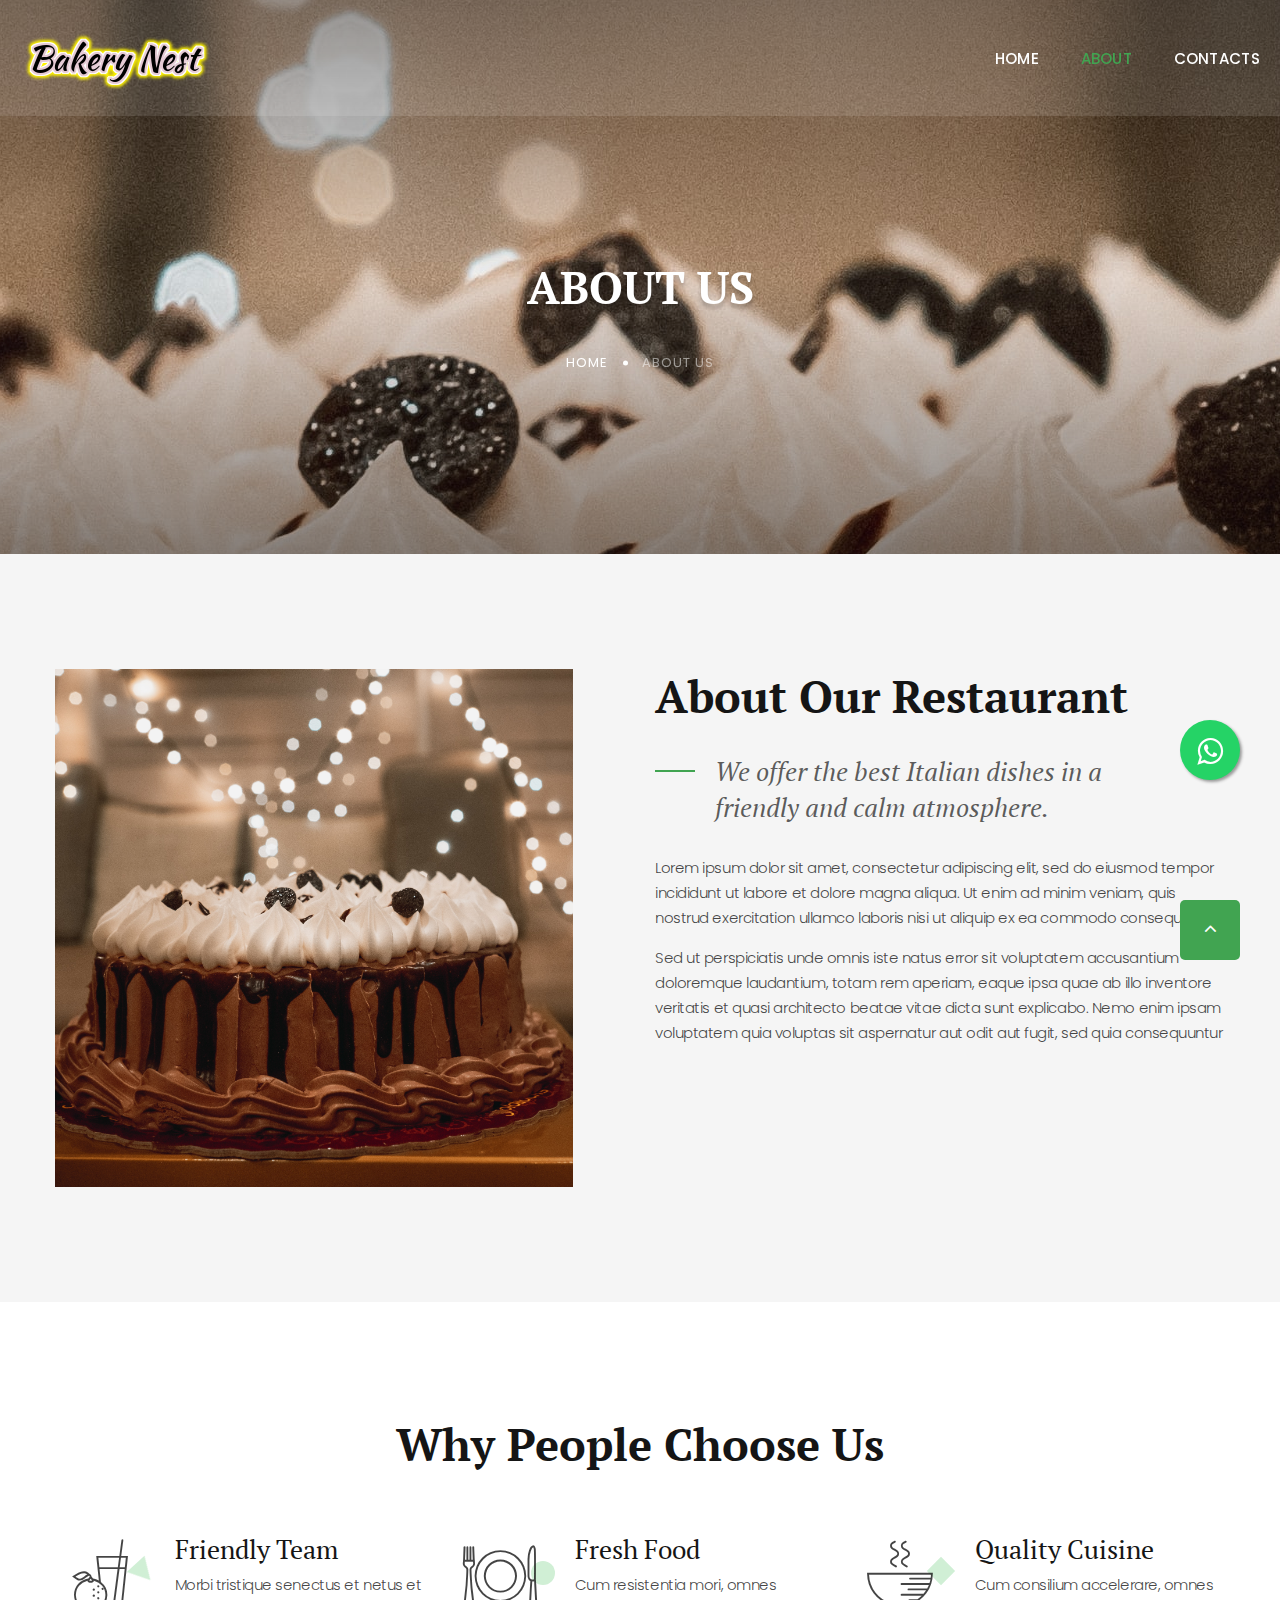
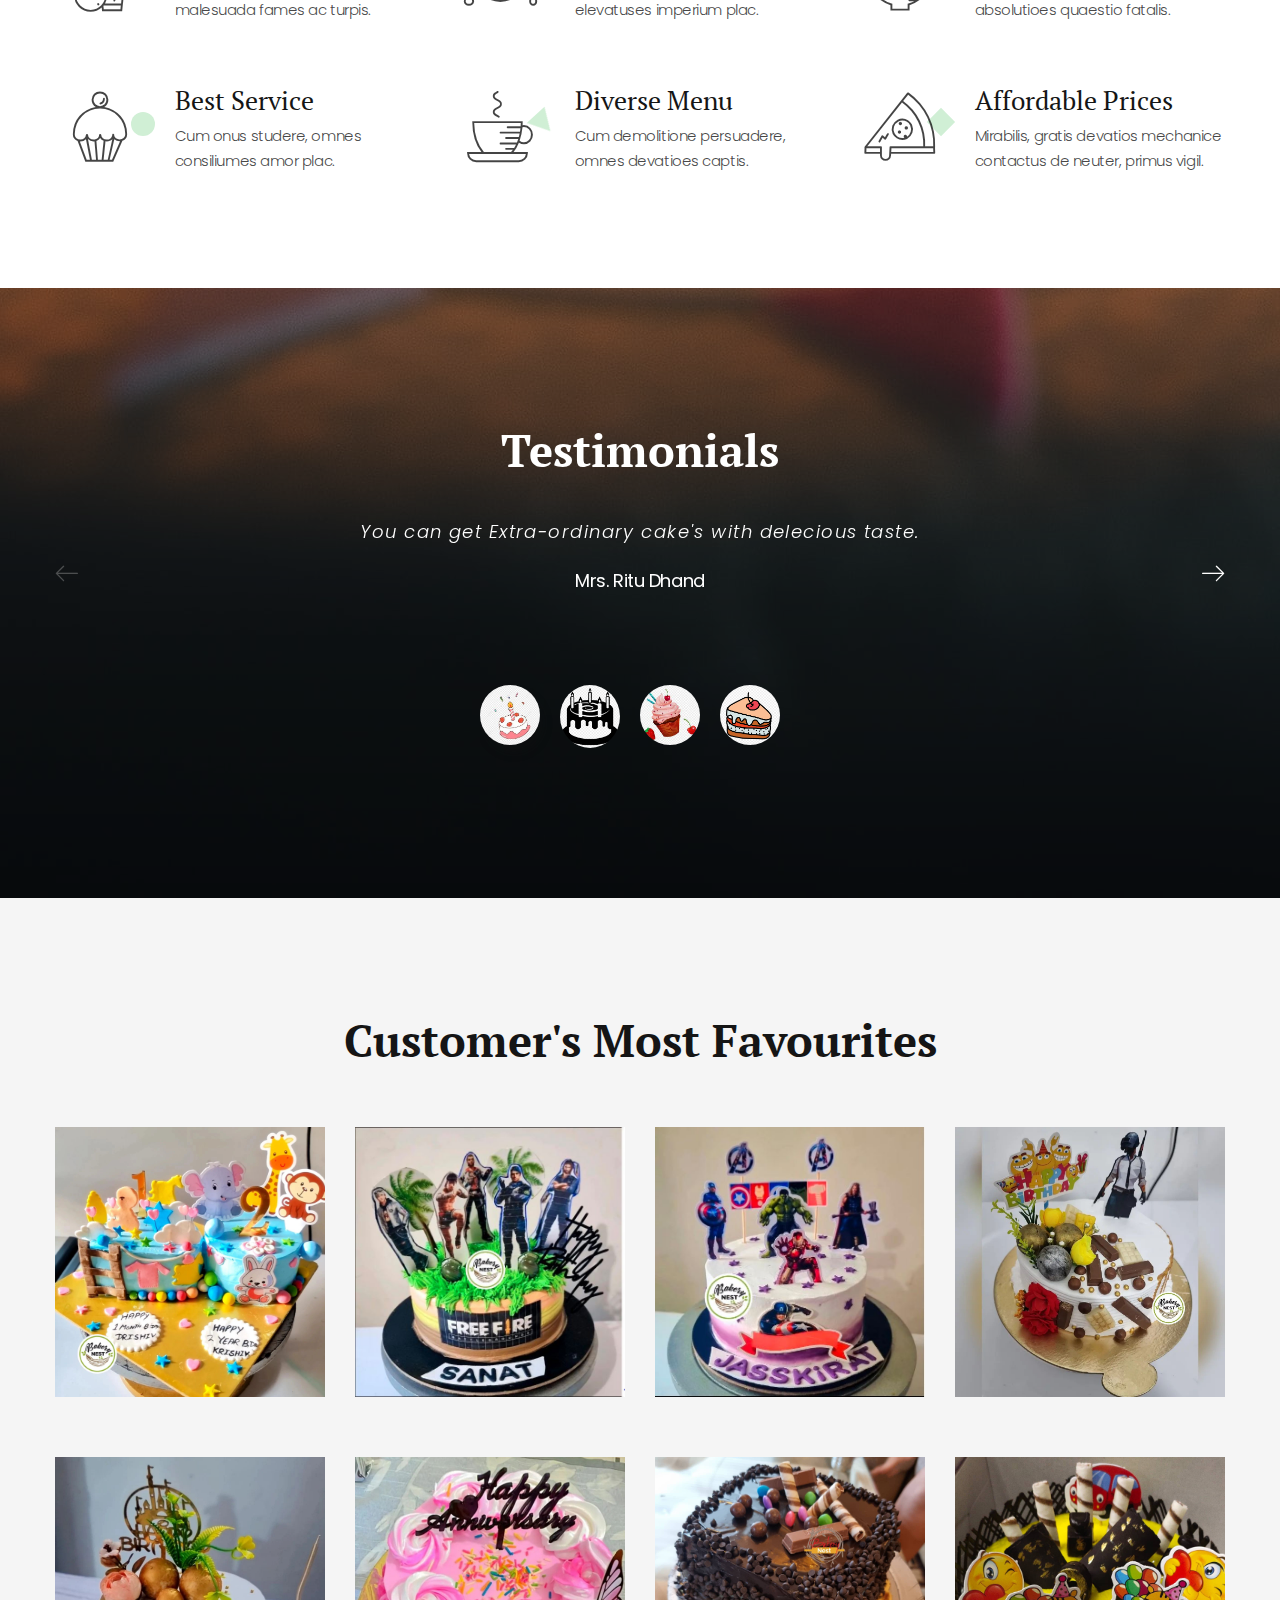
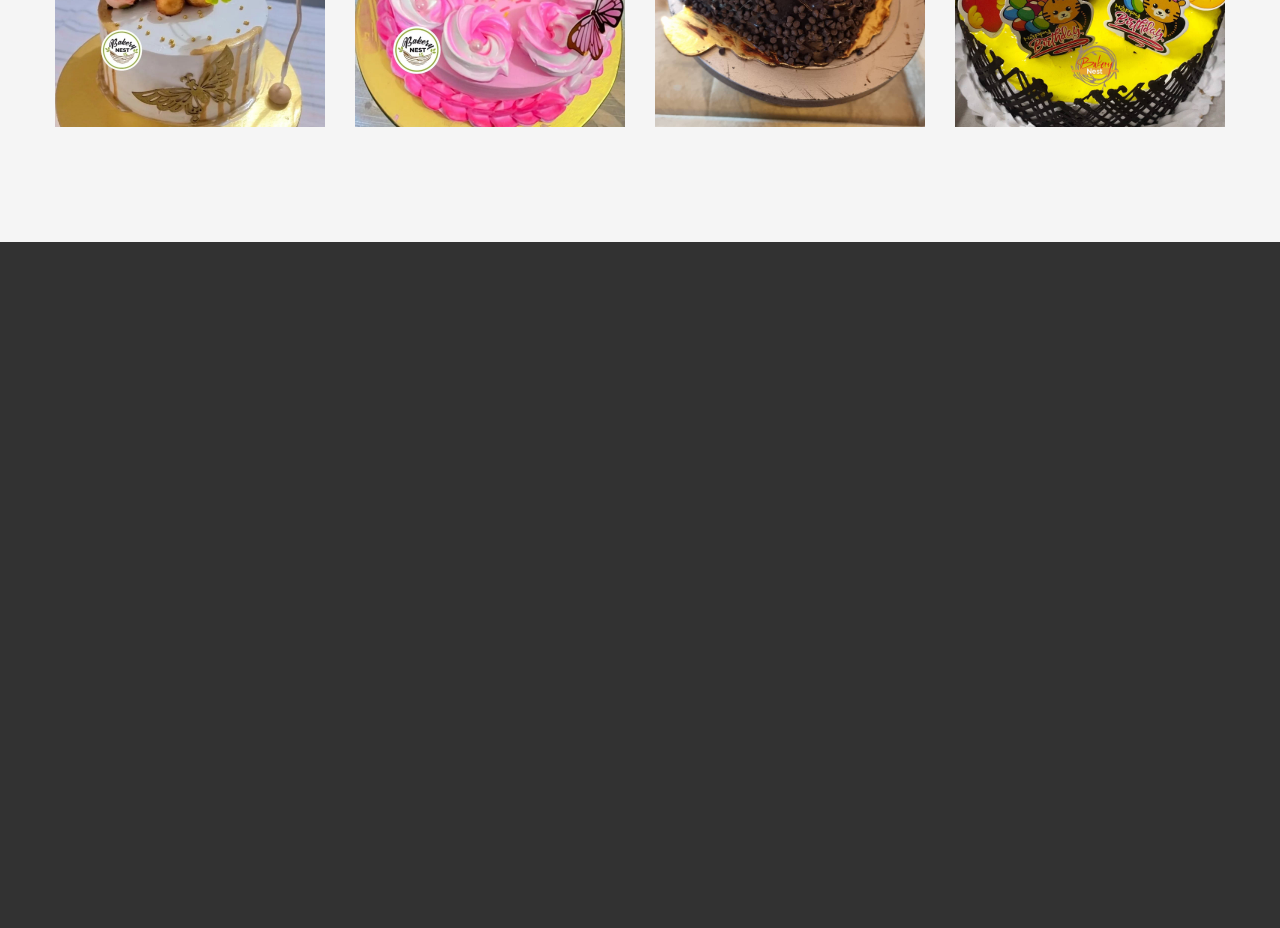
<file: about-us.html>
<!DOCTYPE html>
<html class="wide wow-animation" lang="en">
  <head>
    <title>About Us</title>
    <meta charset="utf-8" />
    <meta
      name="viewport"
      content="width=device-width, height=device-height, initial-scale=1.0"
    />
    <meta http-equiv="X-UA-Compatible" content="IE=edge" />
    <link rel="icon" href="images/bn3.jpg" type="image/x-icon" />
    <link
      rel="stylesheet"
      href="https://maxcdn.bootstrapcdn.com/font-awesome/4.5.0/css/font-awesome.min.css"
    />
    <link rel="stylesheet" href="./css/whatsapp.css" />
    <link
      rel="stylesheet"
      type="text/css"
      href="//fonts.googleapis.com/css?family=Poppins:300,300i,400,500,600,700,800,900,900i%7CPT+Serif:400,700"
    />
    <link rel="stylesheet" href="css/bootstrap.css" />
    <link rel="stylesheet" href="css/fonts.css" />
    <link rel="stylesheet" href="css/style.css" />
    <style>
      .ie-panel {
        display: none;
        background: #212121;
        padding: 10px 0;
        box-shadow: 3px 3px 5px 0 rgba(0, 0, 0, 0.3);
        clear: both;
        text-align: center;
        position: relative;
        z-index: 1;
      }
      html.ie-10 .ie-panel,
      html.lt-ie-10 .ie-panel {
        display: block;
      }
    </style>
  </head>
  <body>
    <div class="ie-panel">
      <a href="http://windows.microsoft.com/en-US/internet-explorer/"
        ><img
          src="images/ie8-panel/warning_bar_0000_us.jpg"
          height="42"
          width="820"
          alt="You are using an outdated browser. For a faster, safer browsing experience, upgrade for free today."
      /></a>
    </div>
    <div class="preloader">
      <div class="preloader-body">
        <div class="cssload-container">
          <div class="cssload-speeding-wheel"></div>
        </div>
        <p>Loading...</p>
      </div>
    </div>
    <div class="page">
      <!-- Page Header-->
      <header class="section page-header">
        <!-- RD Navbar-->
        <div class="rd-navbar-wrap">
          <nav
            class="rd-navbar rd-navbar-classic"
            data-layout="rd-navbar-fixed"
            data-sm-layout="rd-navbar-fixed"
            data-md-layout="rd-navbar-fixed"
            data-md-device-layout="rd-navbar-fixed"
            data-lg-layout="rd-navbar-static"
            data-lg-device-layout="rd-navbar-static"
            data-xl-layout="rd-navbar-static"
            data-xl-device-layout="rd-navbar-static"
            data-lg-stick-up-offset="46px"
            data-xl-stick-up-offset="46px"
            data-xxl-stick-up-offset="46px"
            data-lg-stick-up="true"
            data-xl-stick-up="true"
            data-xxl-stick-up="true"
          >
            <div class="rd-navbar-main-outer">
              <div class="rd-navbar-main">
                <!-- RD Navbar Panel-->
                <div class="rd-navbar-panel">
                  <!-- RD Navbar Toggle-->
                  <button
                    class="rd-navbar-toggle"
                    data-rd-navbar-toggle=".rd-navbar-nav-wrap"
                  >
                    <span></span>
                  </button>
                  <!-- RD Navbar Brand-->
                  <div class="rd-navbar-brand">
                    <a href="index.html"
                      ><img
                        class="brand-logo-light"
                        src="images/newllogo.png"
                        alt=""
                        width="140"
                        height="57"
                        srcset="images/newllogo.png"
                    /></a>
                  </div>
                </div>
                <div class="rd-navbar-main-element">
                  <div class="rd-navbar-nav-wrap">
                    <!-- RD Navbar Nav-->
                    <ul class="rd-navbar-nav">
                      <li class="rd-nav-item">
                        <a class="rd-nav-link" href="index.html">Home</a>
                      </li>
                      <li class="rd-nav-item active">
                        <a class="rd-nav-link" href="about-us.html">About</a>
                      </li>

                      <li class="rd-nav-item">
                        <a class="rd-nav-link" href="contacts.html">Contacts</a>
                      </li>
                    </ul>
                    <!-- <a class="button button-white button-sm" href="#"
                      >book now</a
                    > -->
                  </div>
                </div>
                <!-- <a class="button button-white button-sm" href="#">book now</a> -->
              </div>
            </div>
          </nav>
        </div>
      </header>
      <section
        class="parallax-container overlay-1"
        data-parallax-img="./images/c54.jpg"
      >
        <div class="parallax-content breadcrumbs-custom context-dark">
          <div class="container">
            <div class="row justify-content-center">
              <div class="col-12 col-lg-9">
                <h2 class="breadcrumbs-custom-title">About Us</h2>
                <ul class="breadcrumbs-custom-path">
                  <li><a href="index.html">Home</a></li>
                  <li class="active">About Us</li>
                </ul>
              </div>
            </div>
          </div>
        </div>
      </section>
      <section class="section section-lg bg-gray-1">
        <div class="container">
          <div class="row row-50">
            <div class="col-lg-6 pr-xl-5">
              <img src="./images/c54.jpg" alt="" width="518" height="434" />
            </div>
            <div class="col-lg-6">
              <h2>About Our Restaurant</h2>
              <div class="text-with-divider">
                <div class="divider"></div>
                <h4>
                  We offer the best Italian dishes in a friendly and calm
                  atmosphere.
                </h4>
              </div>
              <p>
                Lorem ipsum dolor sit amet, consectetur adipiscing elit, sed do
                eiusmod tempor incididunt ut labore et dolore magna aliqua. Ut
                enim ad minim veniam, quis nostrud exercitation ullamco laboris
                nisi ut aliquip ex ea commodo consequat.
              </p>
              <p>
                Sed ut perspiciatis unde omnis iste natus error sit voluptatem
                accusantium doloremque laudantium, totam rem aperiam, eaque ipsa
                quae ab illo inventore veritatis et quasi architecto beatae
                vitae dicta sunt explicabo. Nemo enim ipsam voluptatem quia
                voluptas sit aspernatur aut odit aut fugit, sed quia
                consequuntur
              </p>
            </div>
          </div>
        </div>
      </section>
      <section class="section section-lg bg-white">
        <div class="container">
          <h2 class="text-center">Why People Choose Us</h2>
          <div class="row row-30 row-md-60">
            <div class="col-md-6 col-lg-4">
              <div class="box-icon-modern">
                <div class="box-icon-inner decorate-triangle">
                  <span class="icon-xl restaurant-icon-30"></span>
                </div>
                <div class="box-icon-caption">
                  <h4><a href="#">Friendly Team</a></h4>
                  <p>
                    Morbi tristique senectus et netus et malesuada fames ac
                    turpis.
                  </p>
                </div>
              </div>
            </div>
            <div class="col-md-6 col-lg-4">
              <div class="box-icon-modern">
                <div class="box-icon-inner decorate-circle">
                  <span class="icon-xl restaurant-icon-11"></span>
                </div>
                <div class="box-icon-caption">
                  <h4><a href="#">Fresh Food</a></h4>
                  <p>Cum resistentia mori, omnes elevatuses imperium plac.</p>
                </div>
              </div>
            </div>
            <div class="col-md-6 col-lg-4">
              <div class="box-icon-modern">
                <div class="box-icon-inner decorate-rectangle">
                  <span class="icon-xl restaurant-icon-36"></span>
                </div>
                <div class="box-icon-caption">
                  <h4><a href="#">Quality Cuisine</a></h4>
                  <p>
                    Cum consilium accelerare, omnes absolutioes quaestio
                    fatalis.
                  </p>
                </div>
              </div>
            </div>
            <div class="col-md-6 col-lg-4">
              <div class="box-icon-modern">
                <div class="box-icon-inner decorate-circle">
                  <span class="icon-xl restaurant-icon-27"></span>
                </div>
                <div class="box-icon-caption">
                  <h4><a href="#">Best Service</a></h4>
                  <p>Cum onus studere, omnes consiliumes amor plac.</p>
                </div>
              </div>
            </div>
            <div class="col-md-6 col-lg-4">
              <div class="box-icon-modern">
                <div class="box-icon-inner decorate-triangle">
                  <span class="icon-xl restaurant-icon-34"></span>
                </div>
                <div class="box-icon-caption">
                  <h4><a href="#">Diverse Menu</a></h4>
                  <p>Cum demolitione persuadere, omnes devatioes captis.</p>
                </div>
              </div>
            </div>
            <div class="col-md-6 col-lg-4">
              <div class="box-icon-modern">
                <div class="box-icon-inner decorate-rectangle">
                  <span class="icon-xl restaurant-icon-26"></span>
                </div>
                <div class="box-icon-caption">
                  <h4><a href="#">Affordable Prices</a></h4>
                  <p>
                    Mirabilis, gratis devatios mechanice contactus de neuter,
                    primus vigil.
                  </p>
                </div>
              </div>
            </div>
          </div>
        </div>
      </section>
      <section class="parallax-container" data-parallax-img="./images/c55.jpg">
        <div
          class="parallax-content section-xl context-dark text-center bg-dark-filter bg-dark-filter-2"
        >
          <div class="container">
            <h2>Testimonials</h2>
            <!-- Slick Carousel-->
            <div
              class="slick-slider carousel-parent slick-style-1"
              data-arrows="true"
              data-loop="false"
              data-dots="false"
              data-swipe="true"
              data-items="1"
              data-child="#child-carousel"
              data-for="#child-carousel"
            >
              <div class="item">
                <div class="testimonials-modern">
                  <div class="testimonials-modern-text">
                    <p>
                      You can get Extra-ordinary cake's with delecious taste.
                    </p>
                  </div>
                  <div class="testimonials-modern-name">Mrs. Ritu Dhand</div>
                </div>
              </div>
              <div class="item">
                <div class="testimonials-modern">
                  <div class="testimonials-modern-text">
                    <p>
                      Our cutomer is our first priority. So that's why we use
                      only organic product to bake our cake's
                    </p>
                  </div>
                  <div class="testimonials-modern-name">Mrs. Ritu Dhand</div>
                </div>
              </div>
              <div class="item">
                <div class="testimonials-modern">
                  <div class="testimonials-modern-text">
                    <p>
                      It's sweet, it's fluffy, it's delicious &amp; its our
                      guarantee.
                    </p>
                  </div>
                  <div class="testimonials-modern-name">Mrs. Ritu Dhand</div>
                </div>
              </div>
              <div class="item">
                <div class="testimonials-modern">
                  <div class="testimonials-modern-text">
                    <p>
                      Taste the goodness of our bakery with chemical free
                      materials .
                    </p>
                  </div>
                  <div class="testimonials-modern-name">Mrs. Ritu Dhand</div>
                </div>
              </div>
            </div>
            <div
              class="slick-slider slider-dots"
              id="child-carousel"
              data-for=".carousel-parent"
              data-arrows="false"
              data-loop="false"
              data-dots="false"
              data-swipe="true"
              data-items="4"
              data-xs-items="4"
              data-sm-items="4"
              data-md-items="4"
              data-lg-items="4"
              data-xl-items="4"
              data-slide-to-scroll="1"
            >
              <div class="item">
                <div class="slick-dot-item">
                  <img src="./images/cl9.jfif" alt="" width="60" height="60" />
                </div>
              </div>
              <div class="item">
                <div class="slick-dot-item">
                  <img src="./images/cl6.png" alt="" width="60" height="60" />
                </div>
              </div>
              <div class="item">
                <div class="slick-dot-item">
                  <img
                    src="./images/cl113.jfif"
                    alt=""
                    width="60"
                    height="60"
                  />
                </div>
              </div>
              <div class="item">
                <div class="slick-dot-item">
                  <img src="./images/cl8.png" alt="" width="60" height="60" />
                </div>
              </div>
            </div>
          </div>
        </div>
      </section>
      <section class="section section-lg bg-gray-1 text-center">
        <div class="container">
          <h2>Customer's Most Favourites</h2>
          <div class="row row-30">
            <div class="col-6 col-md-3">
              <a class="clients-default" href="#"
                ><img src="./images/c12.jfif" alt="" width="270" height="119"
              /></a>
            </div>
            <div class="col-6 col-md-3">
              <a class="clients-default" href="#"
                ><img src="./images/c1.JPG" alt="" width="270" height="119"
              /></a>
            </div>
            <div class="col-6 col-md-3">
              <a class="clients-default" href="#"
                ><img src="./images/c2.JPG" alt="" width="270" height="119"
              /></a>
            </div>
            <div class="col-6 col-md-3">
              <a class="clients-default" href="#"
                ><img src="./images/c28.jfif" alt="" width="270" height="119"
              /></a>
            </div>
          </div>
          <div class="row row-30">
            <div class="col-6 col-md-3">
              <a class="clients-default" href="#"
                ><img src="./images/c8.jfif" alt="" width="270" height="119"
              /></a>
            </div>
            <div class="col-6 col-md-3">
              <a class="clients-default" href="#"
                ><img src="./images/c6.jfif" alt="" width="270" height="119"
              /></a>
            </div>
            <div class="col-6 col-md-3">
              <a class="clients-default" href="#"
                ><img src="./images/c41.jpg" alt="" width="270" height="119"
              /></a>
            </div>
            <div class="col-6 col-md-3">
              <a class="clients-default" href="#"
                ><img src="./images/c48.jpg" alt="" width="270" height="119"
              /></a>
            </div>
          </div>
        </div>
      </section>
      <!-- Page Footer-->
      <footer class="section footer-minimal context-dark">
        <div class="container wow-outer">
          <div class="wow fadeIn">
            <div class="row row-60">
              <div class="col-12">
                <a href="index.html"
                  ><img
                    src="images/newMlogo.jfif"
                    alt=""
                    width="140"
                    height="57"
                    srcset="images/newMlogo.jfif"
                /></a>
              </div>
              <div class="col-12">
                <ul class="footer-minimal-nav">
                  <li><a href="#">Menu</a></li>
                  <li><a href="#">Blog</a></li>
                  <li><a href="contacts.html">Contacts</a></li>
                  <li><a href="#">Gallery</a></li>
                  <li><a href="about-us.html">About</a></li>
                </ul>
              </div>
              <div class="col-12">
                <ul class="social-list">
                  <li>
                    <a
                      class="icon icon-sm icon-circle icon-circle-md icon-bg-white fa-facebook"
                      href="https://www.facebook.com/BakeryNest/"
                    ></a>
                  </li>
                  <li>
                    <a
                      class="icon icon-sm icon-circle icon-circle-md icon-bg-white fa-instagram"
                      href="https://www.instagram.com/bakerynest/"
                    ></a>
                  </li>
                  <li>
                    <a
                      class="icon icon-sm icon-circle icon-circle-md icon-bg-white fa-twitter"
                      href="#"
                    ></a>
                  </li>
                  <li>
                    <a
                      class="icon icon-sm icon-circle icon-circle-md icon-bg-white fa-youtube-play"
                      href="#"
                    ></a>
                  </li>
                  <li>
                    <a
                      class="icon icon-sm icon-circle icon-circle-md icon-bg-white fa-pinterest-p"
                      href="#"
                    ></a>
                  </li>
                </ul>
              </div>
            </div>
            <p class="rights">
              <span>&copy;&nbsp; </span><span class="copyright-year"></span
              ><span>&nbsp;</span><span>Pesto</span><span>.&nbsp;</span
              ><span>All Rights Reserved.</span><span>&nbsp;</span
              ><a href="#">Privacy Policy</a>. Design&nbsp;by&nbsp;<a href="#"
                >Khatri</a
              >
              <!-- whatsapp link -->
            </p>
          </div>
          <!-- whatsapp link -->
          <a
            href="https://wa.me/919056486675"
            class="whatsapp_float"
            target="_blank"
          >
            <i class="fa fa-whatsapp whatsapp-icon"></i
          ></a>
        </div>
      </footer>
    </div>
    <div class="snackbars" id="form-output-global"></div>
    <script src="js/core.min.js"></script>
    <script src="js/script.js"></script>
  </body>
</html>
</file>
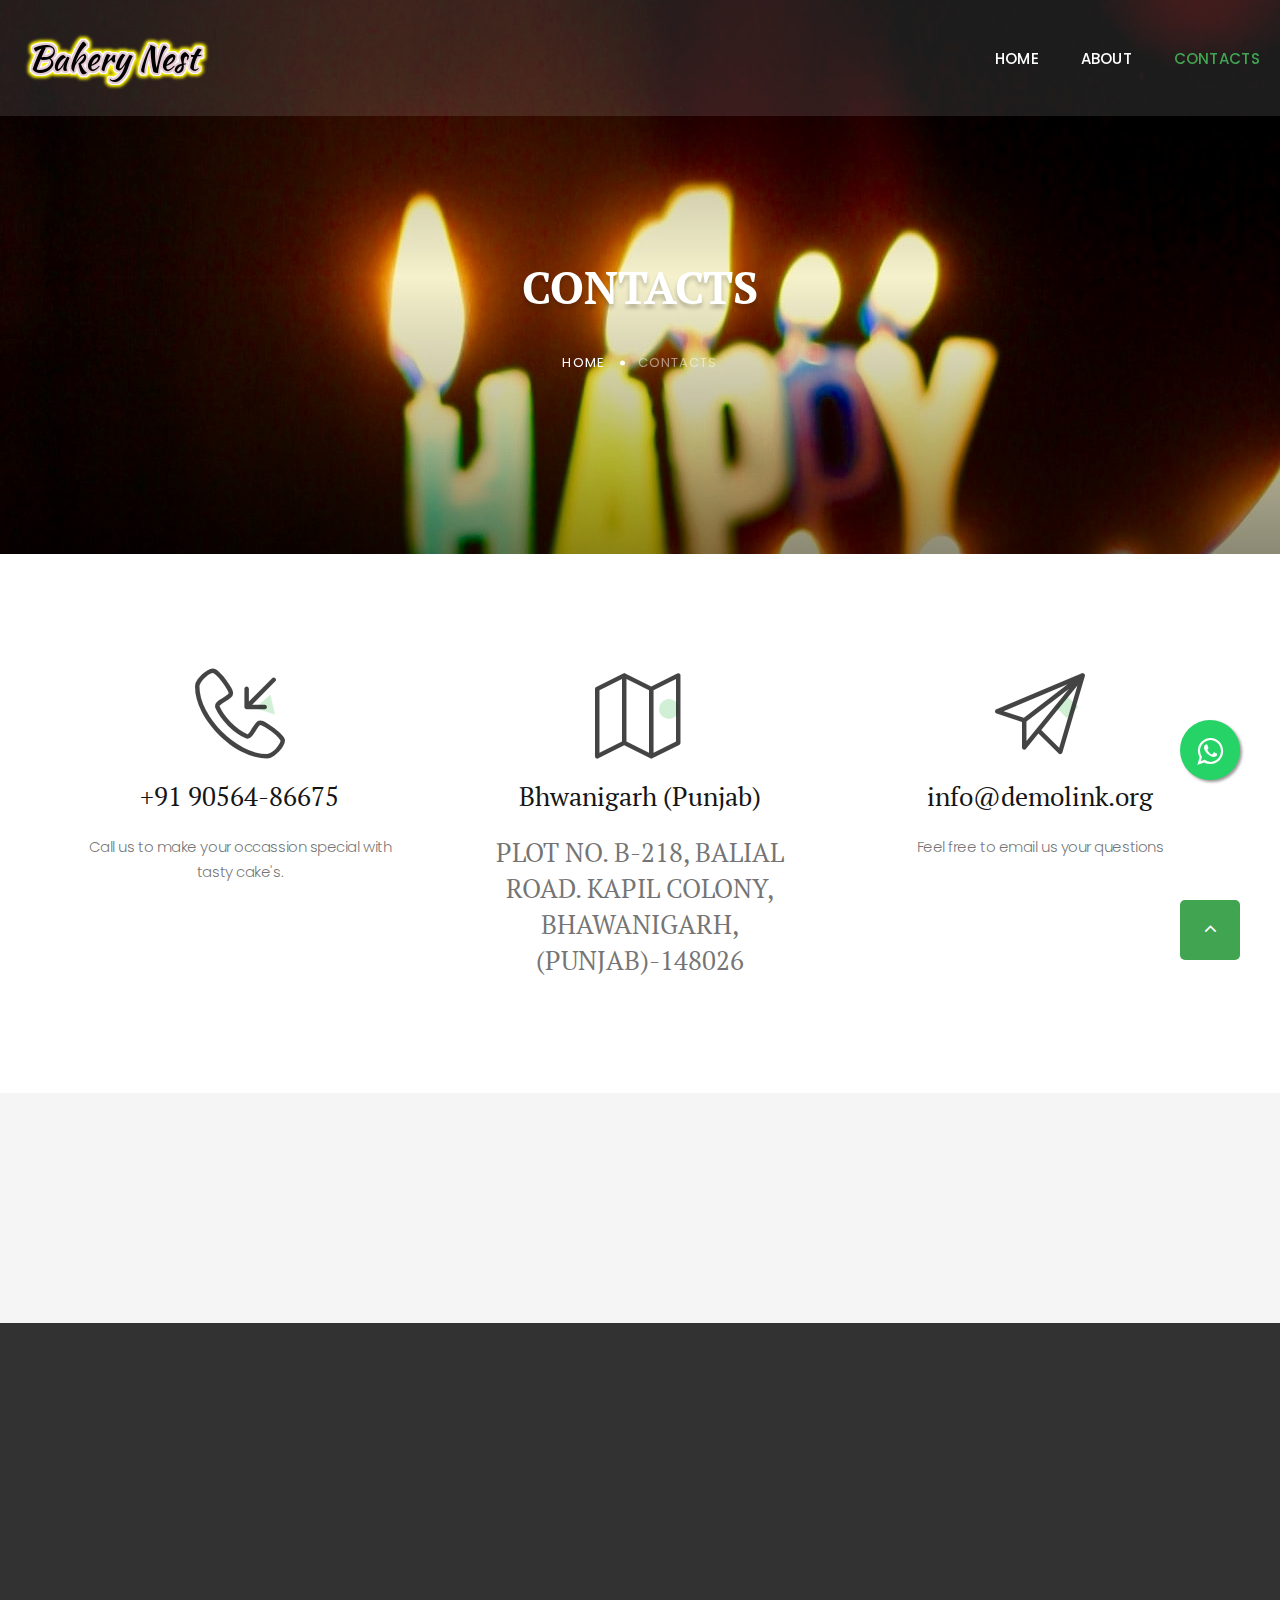
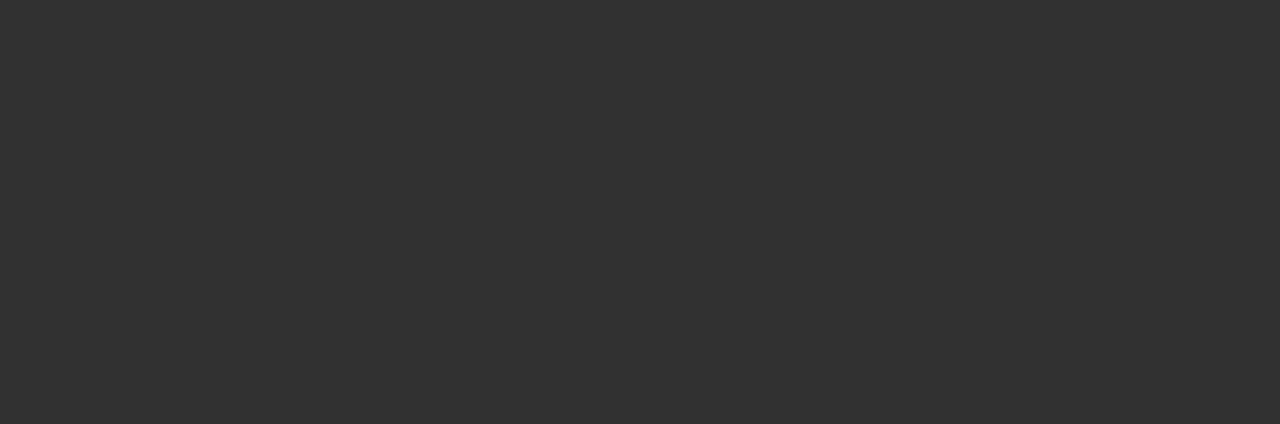
<file: contacts.html>
<!DOCTYPE html>
<html class="wide wow-animation" lang="en">
  <head>
    <title>Contacts</title>
    <meta charset="utf-8" />
    <meta
      name="viewport"
      content="width=device-width, height=device-height, initial-scale=1.0"
    />
    <meta http-equiv="X-UA-Compatible" content="IE=edge" />
    <link rel="icon" href="images/bn3.jpg" type="image/x-icon" />
     <link
      rel="stylesheet"
      href="https://maxcdn.bootstrapcdn.com/font-awesome/4.5.0/css/font-awesome.min.css"
    />
    <link rel="stylesheet" href="./css/whatsapp.css" />
    <link
      rel="stylesheet"
      type="text/css"
      href="//fonts.googleapis.com/css?family=Poppins:300,300i,400,500,600,700,800,900,900i%7CPT+Serif:400,700"
    />
    <link rel="stylesheet" href="css/bootstrap.css" />
    <link rel="stylesheet" href="css/fonts.css" />
    <link rel="stylesheet" href="css/style.css" />
    <style>
      .ie-panel {
        display: none;
        background: #212121;
        padding: 10px 0;
        box-shadow: 3px 3px 5px 0 rgba(0, 0, 0, 0.3);
        clear: both;
        text-align: center;
        position: relative;
        z-index: 1;
      }
      html.ie-10 .ie-panel,
      html.lt-ie-10 .ie-panel {
        display: block;
      }
    </style>
  </head>
  <body>
    <div class="ie-panel">
      <a href="http://windows.microsoft.com/en-US/internet-explorer/"
        ><img
          src="images/ie8-panel/warning_bar_0000_us.jpg"
          height="42"
          width="820"
          alt="You are using an outdated browser. For a faster, safer browsing experience, upgrade for free today."
      /></a>
    </div>
    <div class="preloader">
      <div class="preloader-body">
        <div class="cssload-container">
          <div class="cssload-speeding-wheel"></div>
        </div>
        <p>Loading...</p>
      </div>
    </div>
    <div class="page">
      <!-- Page Header-->
      <header class="section page-header">
        <!-- RD Navbar-->
        <div class="rd-navbar-wrap">
          <nav
            class="rd-navbar rd-navbar-classic"
            data-layout="rd-navbar-fixed"
            data-sm-layout="rd-navbar-fixed"
            data-md-layout="rd-navbar-fixed"
            data-md-device-layout="rd-navbar-fixed"
            data-lg-layout="rd-navbar-static"
            data-lg-device-layout="rd-navbar-static"
            data-xl-layout="rd-navbar-static"
            data-xl-device-layout="rd-navbar-static"
            data-lg-stick-up-offset="46px"
            data-xl-stick-up-offset="46px"
            data-xxl-stick-up-offset="46px"
            data-lg-stick-up="true"
            data-xl-stick-up="true"
            data-xxl-stick-up="true"
          >
            <div class="rd-navbar-main-outer">
              <div class="rd-navbar-main">
                <!-- RD Navbar Panel-->
                <div class="rd-navbar-panel">
                  <!-- RD Navbar Toggle-->
                  <button
                    class="rd-navbar-toggle"
                    data-rd-navbar-toggle=".rd-navbar-nav-wrap"
                  >
                    <span></span>
                  </button>
                  <!-- RD Navbar Brand-->
                  <div class="rd-navbar-brand">
                    <a href="index.html"
                      ><img
                        class="brand-logo-light"
                        src="images/newllogo.png"
                        alt=""
                        width="140"
                        height="57"
                        srcset="images/newllogo.png"
                    /></a>
                  </div>
                </div>
                <div class="rd-navbar-main-element">
                  <div class="rd-navbar-nav-wrap">
                    <!-- RD Navbar Nav-->
                    <ul class="rd-navbar-nav">
                      <li class="rd-nav-item">
                        <a class="rd-nav-link" href="index.html">Home</a>
                      </li>
                      <li class="rd-nav-item">
                        <a class="rd-nav-link" href="about-us.html">About</a>
                      </li>
                       
                      <li class="rd-nav-item active">
                        <a class="rd-nav-link" href="contacts.html">Contacts</a>
                      </li>
                    </ul>
                    <!-- <a class="button button-white button-sm" href="#"
                      >book now</a
                    > -->
                  </div>
                </div>
                <!-- <a class="button button-white button-sm" href="#">book now</a> -->
              </div>
            </div>
          </nav>
        </div>
      </header>
      <section
        class="parallax-container overlay-1"
        data-parallax-img="./images/c58.jpg"
      >
        <div class="parallax-content breadcrumbs-custom context-dark">
          <div class="container">
            <div class="row justify-content-center">
              <div class="col-12 col-lg-9">
                <h2 class="breadcrumbs-custom-title">Contacts</h2>
                <ul class="breadcrumbs-custom-path">
                  <li><a href="index.html">Home</a></li>
                  <li class="active">Contacts</li>
                </ul>
              </div>
            </div>
          </div>
        </div>
      </section>
      <section class="section section-lg text-center bg-default">
        <div class="container">
          <div class="row row-50">
            <div class="col-md-6 col-lg-4">
              <div class="box-icon-classic">
                <div class="box-icon-inner decorate-triangle">
                  <span class="icon-xl linearicons-phone-incoming"></span>
                </div>
                <div class="box-icon-caption">
                  <h4><a href="tel:#">+91 90564-86675</a></h4>
                  <p>
                    Call us to make your occassion special with tasty cake's.
                  </p>
                </div>
              </div>
            </div>
            <div class="col-md-6 col-lg-4">
              <div class="box-icon-classic">
                <div class="box-icon-inner decorate-circle">
                  <span class="icon-xl linearicons-map2"></span>
                </div>
                <div class="box-icon-caption">
                  <h4>
                    <a href="#">Bhwanigarh (Punjab)</a>
                    <p>PLOT NO. B-218, BALIAL ROAD. KAPIL COLONY, BHAWANIGARH, (PUNJAB)-148026</p>
                  </h4>
                </div>
              </div>
            </div>
            <div class="col-md-6 col-lg-4">
              <div class="box-icon-classic">
                <div class="box-icon-inner decorate-rectangle">
                  <span class="icon-xl linearicons-paper-plane"></span>
                </div>
                <div class="box-icon-caption">
                  <h4><a href="mailto:#">info@demolink.org</a></h4>
                  <p>Feel free to email us your questions</p>
                </div>
              </div>
            </div>
          </div>
        </div>
      </section>
      <!--Google Map-->
      <section class="section">
        <!--Please, add the data attribute data-key="YOUR_API_KEY" in order to insert your own API key for the Google map.-->
        <!--Please note that YOUR_API_KEY should replaced with your key.-->
        <!--Example: <div class="google-map-container" data-key="YOUR_API_KEY">-->
        <!-- <div
          class="google-map-container"
          data-center="9870 St Vincent Place, Glasgow, DC 45 Fr 45."
          data-zoom="5"
          data-icon="images/gmap_marker.png"
          data-icon-active="images/gmap_marker_active.png"
          data-styles='[{"featureType":"water","stylers":[{"saturation":43},{"lightness":-11},{"hue":"#0088ff"}]},{"featureType":"road","elementType":"geometry.fill","stylers":[{"hue":"#ff0000"},{"saturation":-100},{"lightness":99}]},{"featureType":"road","elementType":"geometry.stroke","stylers":[{"color":"#808080"},{"lightness":54}]},{"featureType":"landscape.man_made","elementType":"geometry.fill","stylers":[{"color":"#ece2d9"}]},{"featureType":"poi.park","elementType":"geometry.fill","stylers":[{"color":"#ccdca1"}]},{"featureType":"road","elementType":"labels.text.fill","stylers":[{"color":"#767676"}]},{"featureType":"road","elementType":"labels.text.stroke","stylers":[{"color":"#ffffff"}]},{"featureType":"poi","stylers":[{"visibility":"off"}]},{"featureType":"landscape.natural","elementType":"geometry.fill","stylers":[{"visibility":"on"},{"color":"#b8cb93"}]},{"featureType":"poi.park","stylers":[{"visibility":"on"}]},{"featureType":"poi.sports_complex","stylers":[{"visibility":"on"}]},{"featureType":"poi.medical","stylers":[{"visibility":"on"}]},{"featureType":"poi.business","stylers":[{"visibility":"simplified"}]}]'
        >
          <div class="google-map"></div>
          <ul class="google-map-markers">
            <li
              data-location="9870 St Vincent Place, Glasgow, DC 45 Fr 45."
              data-description="9870 St Vincent Place, Glasgow"
            ></li>
          </ul>
        </div> -->
      </section>
      <!-- Contact us-->
      <section class="section section-lg bg-gray-1 text-center"></section>
      <!-- Page Footer-->
      <footer class="section footer-minimal context-dark">
        <div class="container wow-outer">
          <div class="wow fadeIn">
            <div class="row row-60">
              <div class="col-12">
                <a href="index.html"
                  ><img
                    src="images/newMlogo.jfif"
                    alt=""
                    width="140"
                    height="57"
                    srcset="images/newMlogo.jfif"
                /></a>
              </div>
              <div class="col-12">
                <ul class="footer-minimal-nav">
                  <li><a href="#">Menu</a></li>
                  <li><a href="#">Blog</a></li>
                  <li><a href="contacts.html">Contacts</a></li>
                  <li><a href="#">Gallery</a></li>
                  <li><a href="about-us.html">About</a></li>
                </ul>
              </div>
              <div class="col-12">
                <ul class="social-list">
                  <li>
                    <a
                      class="icon icon-sm icon-circle icon-circle-md icon-bg-white fa-facebook"
                      href="https://www.facebook.com/BakeryNest/"
                    ></a>
                  </li>
                  <li>
                    <a
                      class="icon icon-sm icon-circle icon-circle-md icon-bg-white fa-instagram"
                      href="https://www.instagram.com/bakerynest/"
                    ></a>
                  </li>
                  <li>
                    <a
                      class="icon icon-sm icon-circle icon-circle-md icon-bg-white fa-twitter"
                      href="#"
                    ></a>
                  </li>
                  <li>
                    <a
                      class="icon icon-sm icon-circle icon-circle-md icon-bg-white fa-youtube-play"
                      href="#"
                    ></a>
                  </li>
                  <li>
                    <a
                      class="icon icon-sm icon-circle icon-circle-md icon-bg-white fa-pinterest-p"
                      href="#"
                    ></a>
                  </li>
                </ul>
              </div>
            </div>
            <p class="rights">
              <span>&copy;&nbsp; </span><span class="copyright-year"></span
              ><span>&nbsp;</span><span>Pesto</span><span>.&nbsp;</span
              ><span>All Rights Reserved.</span><span>&nbsp;</span
              > 
              <a href="#">Privacy Policy</a>. Design&nbsp;by&nbsp;<a
                href="#"
                >Khatri</a
              >
               <!-- whatsapp link -->
          
            </p>
            </p>
          </div>
           <a
            href="https://wa.me/919056486675"
            class="whatsapp_float"
            target="_blank"
          >
            <i class="fa fa-whatsapp whatsapp-icon"></i
          ></a>
        </div>
      </footer>
    </div>
    <div class="snackbars" id="form-output-global"></div>
    <script src="js/core.min.js"></script>
    <script src="js/script.js"></script>
  </body>
</html>
</file>
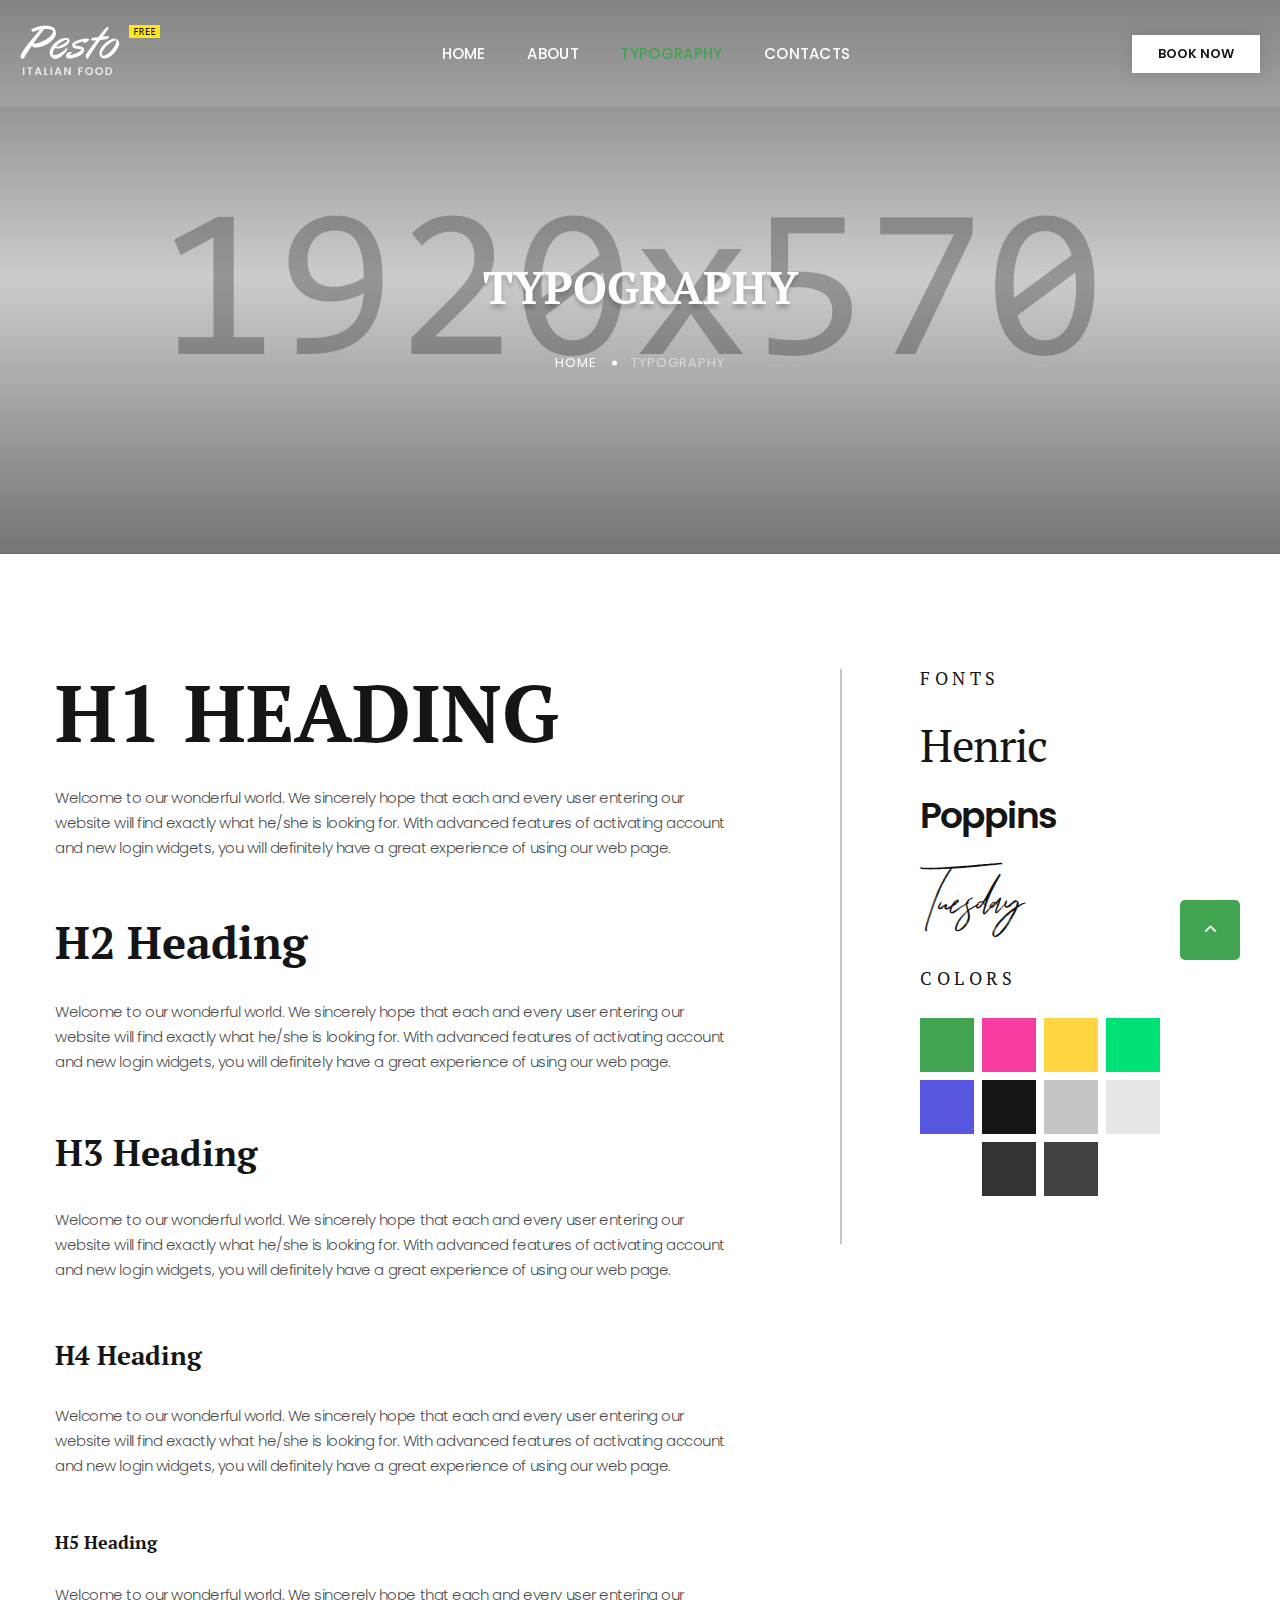
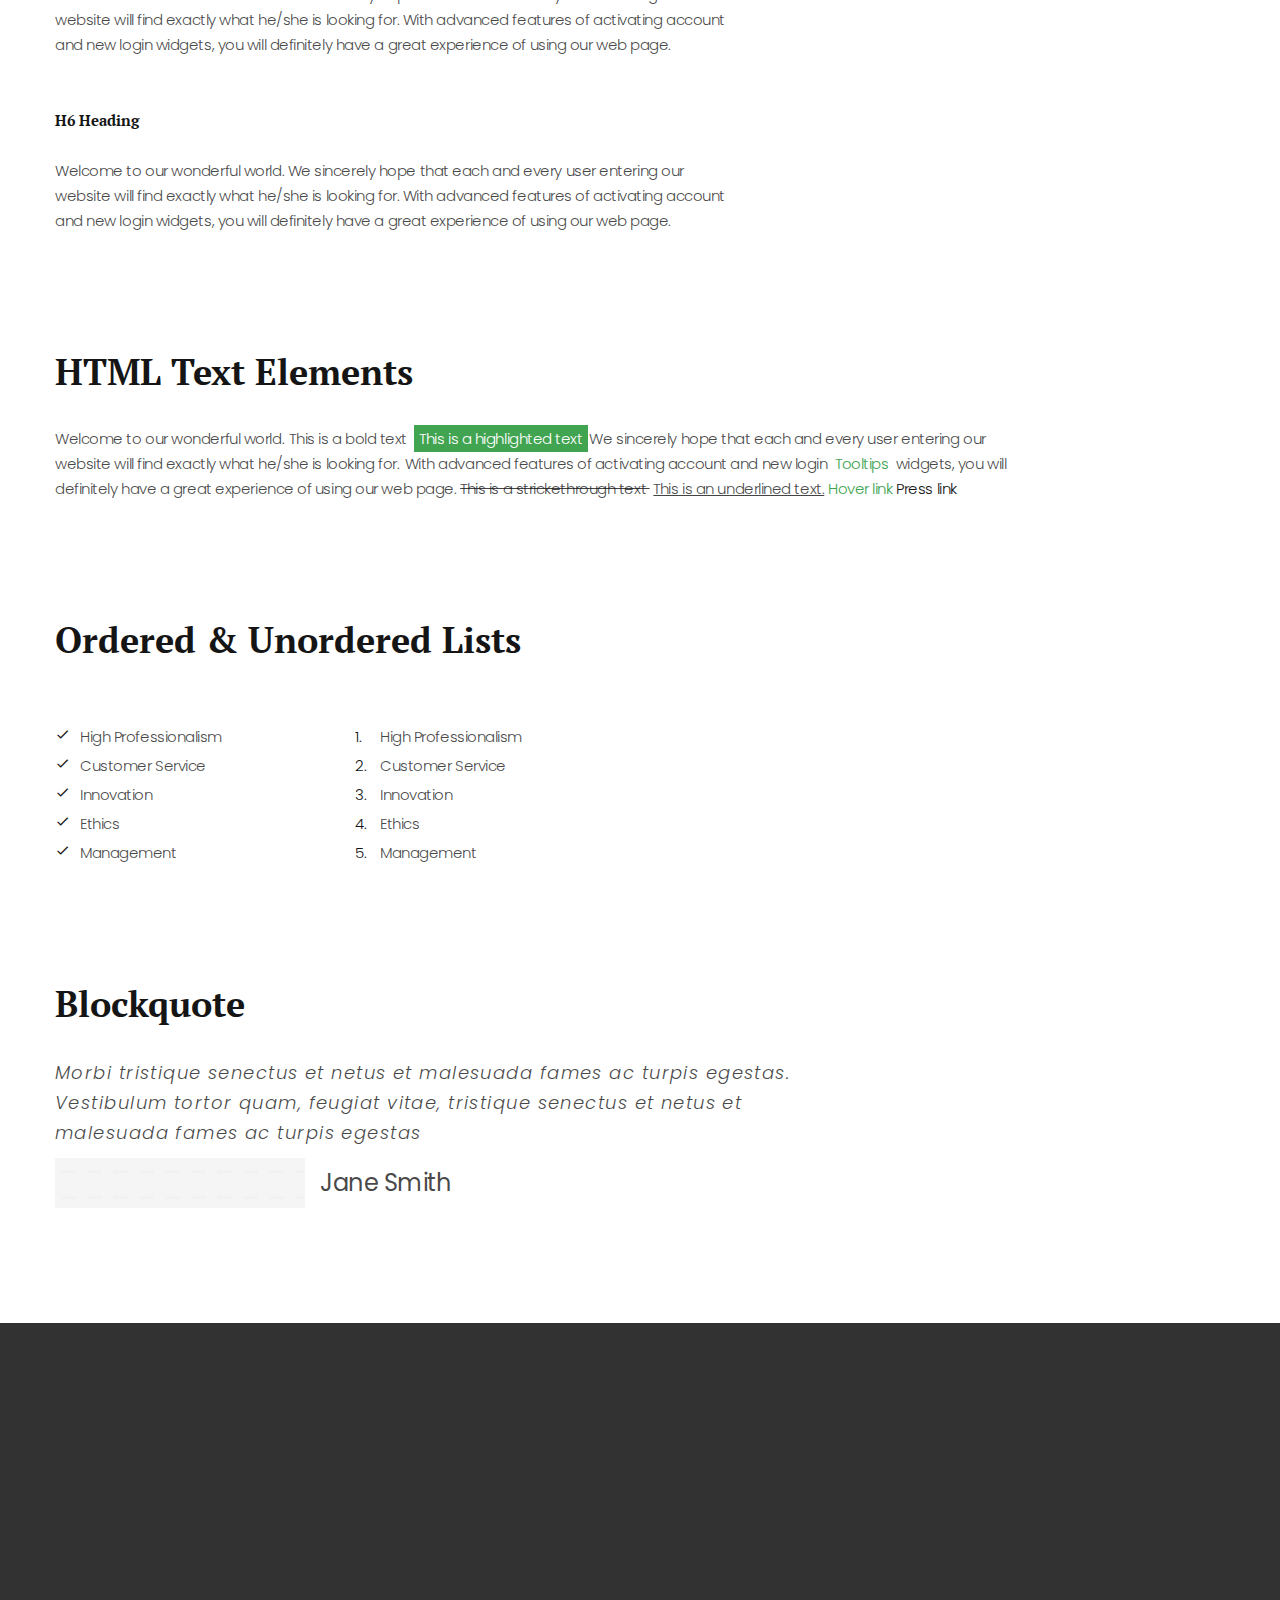
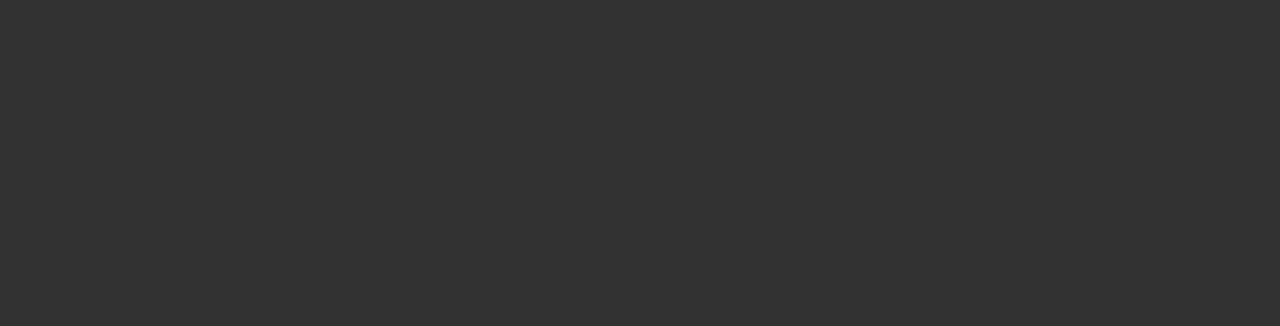
<file: typography.html>
<!DOCTYPE html>
<html class="wide wow-animation" lang="en"> 
  <head>
    <title>Typography</title>
    <meta charset="utf-8">
    <meta name="viewport" content="width=device-width, height=device-height, initial-scale=1.0">
    <meta http-equiv="X-UA-Compatible" content="IE=edge">
    <link rel="icon" href="images/favicon.ico" type="image/x-icon">
    <link rel="stylesheet" type="text/css" href="//fonts.googleapis.com/css?family=Poppins:300,300i,400,500,600,700,800,900,900i%7CPT+Serif:400,700">
    <link rel="stylesheet" href="css/bootstrap.css">
    <link rel="stylesheet" href="css/fonts.css">
    <link rel="stylesheet" href="css/style.css">
    <style>.ie-panel{display: none;background: #212121;padding: 10px 0;box-shadow: 3px 3px 5px 0 rgba(0,0,0,.3);clear: both;text-align:center;position: relative;z-index: 1;} html.ie-10 .ie-panel, html.lt-ie-10 .ie-panel {display: block;}</style>
  </head>
  <body>
    <div class="ie-panel"><a href="http://windows.microsoft.com/en-US/internet-explorer/"><img src="images/ie8-panel/warning_bar_0000_us.jpg" height="42" width="820" alt="You are using an outdated browser. For a faster, safer browsing experience, upgrade for free today."></a></div>
    <div class="preloader">
      <div class="preloader-body">
        <div class="cssload-container">
          <div class="cssload-speeding-wheel"></div>
        </div>
        <p>Loading...</p>
      </div>
    </div>
    <div class="page"> 
      <!-- Page Header-->
      <header class="section page-header">
        <!-- RD Navbar-->
        <div class="rd-navbar-wrap">
          <nav class="rd-navbar rd-navbar-classic" data-layout="rd-navbar-fixed" data-sm-layout="rd-navbar-fixed" data-md-layout="rd-navbar-fixed" data-md-device-layout="rd-navbar-fixed" data-lg-layout="rd-navbar-static" data-lg-device-layout="rd-navbar-static" data-xl-layout="rd-navbar-static" data-xl-device-layout="rd-navbar-static" data-lg-stick-up-offset="46px" data-xl-stick-up-offset="46px" data-xxl-stick-up-offset="46px" data-lg-stick-up="true" data-xl-stick-up="true" data-xxl-stick-up="true">
            <div class="rd-navbar-main-outer">
              <div class="rd-navbar-main">
                <!-- RD Navbar Panel-->
                <div class="rd-navbar-panel"> 
                  <!-- RD Navbar Toggle-->
                  <button class="rd-navbar-toggle" data-rd-navbar-toggle=".rd-navbar-nav-wrap"><span></span></button>
                  <!-- RD Navbar Brand-->
                  <div class="rd-navbar-brand"><a href="index.html"><img class="brand-logo-light" src="images/logo-default1-140x57.png" alt="" width="140" height="57" srcset="images/logo-default-280x113.png 2x"/></a></div>
                </div>
                <div class="rd-navbar-main-element">
                  <div class="rd-navbar-nav-wrap">
                    <!-- RD Navbar Nav-->
                    <ul class="rd-navbar-nav">
                      <li class="rd-nav-item"><a class="rd-nav-link" href="index.html">Home</a>
                      </li>
                      <li class="rd-nav-item"><a class="rd-nav-link" href="about-us.html">About</a>
                      </li>
                      <li class="rd-nav-item active"><a class="rd-nav-link" href="typography.html">Typography</a>
                      </li>
                      <li class="rd-nav-item"><a class="rd-nav-link" href="contacts.html">Contacts</a>
                      </li>
                    </ul><a class="button button-white button-sm" href="#">book now</a>
                  </div>
                </div><a class="button button-white button-sm" href="#">book now</a>
              </div>
            </div>
          </nav>
        </div>
      </header>
      <section class="parallax-container overlay-1" data-parallax-img="images/breadcrumbs.jpg">
        <div class="parallax-content breadcrumbs-custom context-dark"> 
          <div class="container">
            <div class="row justify-content-center">
              <div class="col-12 col-lg-9">
                <h2 class="breadcrumbs-custom-title">Typography</h2>
                <ul class="breadcrumbs-custom-path">
                  <li><a href="index.html">Home</a></li>
                  <li class="active">Typography</li>
                </ul>
              </div>
            </div>
          </div>
        </div>
      </section>
      <!-- Base typography -->
      <section class="section section-lg bg-default">
        <div class="container">
          <div class="row row-50 flex-lg-row-reverse justify-content-xl-between">
            <div class="col-xl-4">
              <div class="block-bordered-left">
                <div class="row row-40">
                  <div class="col-sm-6 col-xl-12">
                    <h5 class="thin-title">Fonts</h5>
                    <h2 class="heading-font text-accent-3">henric</h2>
                    <h3 class="heading-font font-family-base">Poppins</h3>
                    <h2 class="heading-font text-accent-2">Tuesday </h2>
                  </div>
                  <div class="col-sm-6 col-xl-12">
                    <h5 class="thin-title">Colors</h5>
                    <ul class="list-color">
                      <li>
                        <div class="box-color bg-primary"></div>
                      </li>
                      <li>
                        <div class="box-color bg-pink"></div>
                      </li>
                      <li>
                        <div class="box-color bg-secondary"></div>
                      </li>
                      <li>
                        <div class="box-color bg-green"></div>
                      </li>
                      <li>
                        <div class="box-color bg-secondary-2"></div>
                      </li>
                      <li>
                        <div class="box-color bg-gray-800"></div>
                      </li>
                      <li>
                        <div class="box-color bg-gray-400"></div>
                      </li>
                      <li>
                        <div class="box-color bg-gray-300"></div>
                      </li>
                      <li>
                        <div class="box-color bg-gray-600"></div>
                      </li>
                      <li>
                        <div class="box-color bg-gray-700"></div>
                      </li>
                    </ul>
                  </div>
                </div>
              </div>
            </div>
            <div class="col-xl-7">
              <ul class="list-xxl heading-list">
                <li>
                  <h1>H1 Heading</h1>
                  <p>Welcome to our wonderful world. We sincerely hope that each and every user entering our website will find exactly what he/she is looking for. With advanced features of activating account and new login widgets, you will definitely have a great experience of using our web page.</p>
                </li>
                <li>
                  <h2>H2 Heading</h2>
                  <p>Welcome to our wonderful world. We sincerely hope that each and every user entering our website will find exactly what he/she is looking for. With advanced features of activating account and new login widgets, you will definitely have a great experience of using our web page.</p>
                </li>
                <li>
                  <h3>H3 Heading</h3>
                  <p>Welcome to our wonderful world. We sincerely hope that each and every user entering our website will find exactly what he/she is looking for. With advanced features of activating account and new login widgets, you will definitely have a great experience of using our web page.</p>
                </li>
                <li>
                  <h4>H4 Heading</h4>
                  <p>Welcome to our wonderful world. We sincerely hope that each and every user entering our website will find exactly what he/she is looking for. With advanced features of activating account and new login widgets, you will definitely have a great experience of using our web page.</p>
                </li>
                <li>
                  <h5>H5 Heading</h5>
                  <p>Welcome to our wonderful world. We sincerely hope that each and every user entering our website will find exactly what he/she is looking for. With advanced features of activating account and new login widgets, you will definitely have a great experience of using our web page.</p>
                </li>
                <li>
                  <h6>H6 Heading</h6>
                  <p>Welcome to our wonderful world. We sincerely hope that each and every user entering our website will find exactly what he/she is looking for. With advanced features of activating account and new login widgets, you will definitely have a great experience of using our web page.</p>
                </li>
              </ul>
            </div>
          </div>
        </div>
      </section>
      <!-- HTML Text Elements-->
      <section class="section section-lg bg-default">
        <div class="container">
          <div class="row">
            <div class="col-lg-10">
              <h3>HTML Text Elements</h3>
              <p class="text-block">Welcome to our wonderful world. <span class="text-bold">This is a bold text </span>
                <mark>This is a highlighted text</mark>We sincerely hope that each and every user entering our website will find exactly what he/she is looking for. <span>With advanced features of activating account and new login</span><span class="tooltip-custom" data-toggle="tooltip" data-placement="top" title="Tooltips">Tooltips</span><span>widgets, you will definitely have a great experience of using our web page.</span><span class="text-strike">This is a strickethrough text </span><span class="text-underline">This is an underlined text.</span><a class="link-hover" href="#">Hover link</a><a class="link-active" href="#">Press link</a>
              </p>
            </div>
          </div>
        </div>
      </section>
      <!-- Unordered List-->
      <section class="section section-lg bg-default">
        <div class="container">
          <div class="row row-50">
            <div class="col-lg-6">
              <h3>Ordered & Unordered Lists</h3>
              <div class="row row-50">
                <div class="col-sm-6">
                  <ul class="list-marked">
                    <li>High Professionalism</li>
                    <li>Customer Service</li>
                    <li>Innovation</li>
                    <li>Ethics</li>
                    <li>Management</li>
                  </ul>
                </div>
                <div class="col-sm-6">
                  <ol class="list-ordered">
                    <li>High Professionalism</li>
                    <li>Customer Service</li>
                    <li>Innovation</li>
                    <li>Ethics</li>
                    <li>Management</li>
                  </ol>
                </div>
              </div>
            </div>
          </div>
        </div>
      </section>
      <!-- Blockquote-->
      <section class="section section-lg bg-default">
        <div class="container">
          <div class="row row-50">
            <div class="col-lg-10 col-xl-8">
              <h3>Blockquote</h3>
              <!-- Quote Primary-->
              <article class="quote-primary">
                <div class="quote-primary-body">
                  <div class="quote-primary-text">
                    <p class="q">Morbi tristique senectus et netus et malesuada fames ac turpis egestas. Vestibulum tortor quam, feugiat vitae, tristique senectus et netus et malesuada fames ac turpis egestas</p>
                  </div>
                </div>
                <div class="quote-primary-footer">
                  <div class="bg-dot"></div>
                  <p class="quote-primary-cite">Jane Smith</p>
                </div>
              </article>
            </div>
          </div>
        </div>
      </section> 
      <!-- Page Footer-->
      <footer class="section footer-minimal context-dark">
        <div class="container wow-outer">
          <div class="wow fadeIn">
            <div class="row row-60">
              <div class="col-12"><a href="index.html"><img src="images/logo-default1-140x57.png" alt="" width="140" height="57" srcset="images/logo-default-280x113.png 2x"/></a></div>
              <div class="col-12">
                <ul class="footer-minimal-nav">
                  <li><a href="#">Menu</a></li>
                  <li><a href="#">Blog</a></li>
                  <li><a href="contacts.html">Contacts</a></li>
                  <li><a href="#">Gallery</a></li>
                  <li><a href="about-us.html">About</a></li>
                </ul>
              </div>
              <div class="col-12">
                <ul class="social-list">
                  <li><a class="icon icon-sm icon-circle icon-circle-md icon-bg-white fa-facebook" href="#"></a></li>
                  <li><a class="icon icon-sm icon-circle icon-circle-md icon-bg-white fa-instagram" href="#"></a></li>
                  <li><a class="icon icon-sm icon-circle icon-circle-md icon-bg-white fa-twitter" href="#"></a></li>
                  <li><a class="icon icon-sm icon-circle icon-circle-md icon-bg-white fa-youtube-play" href="#"></a></li>
                  <li><a class="icon icon-sm icon-circle icon-circle-md icon-bg-white fa-pinterest-p" href="#"></a></li>
                </ul>
              </div>
            </div>
            <p class="rights"><span>&copy;&nbsp; </span><span class="copyright-year"></span><span>&nbsp;</span><span>Pesto</span><span>.&nbsp;</span><span>All Rights Reserved.</span><span>&nbsp;</span><a href="#">Privacy Policy</a>. Design&nbsp;by&nbsp;<a href="https://www.templatemonster.com">Templatemonster</a></p>
          </div>
        </div>
      </footer>
    </div>
    <div class="snackbars" id="form-output-global"></div>
    <script src="js/core.min.js"></script>
    <script src="js/script.js"></script>
  </body>
</html>
</file>
<file: css/whatsapp.css>
.whatsapp_float {
  position: fixed;
  width: 60px;
  height: 60px;
  bottom: 120px;
  right: 40px;
  background-color: #25d366;
  color: #fff;
  border-radius: 50px;
  text-align: center;
  font-size: 30px;
  box-shadow: 2px 2px 3px #999;
  z-index: 100;
}

.whatsapp-icon {
  margin-top: 16px;
}
/* for mobile */
@media screen and (max-width: 767px) {
  .whatsapp-icon {
    margin-top: 10px;
  }
  .whatsapp_float {
    width: 40px;
    height: 40px;
    bottom: 20px;
    right: 10px;
    font-size: 22px;
  }
}
</file>
<file: css/style.css>
@charset "UTF-8";
/*
* Trunk version 2.0.1
*/
/*
* Contexts
*/
.post-corporate.post-corporate-img-bg,
.section-main-bunner,
.context-dark,
.bg-gray-600,
.bg-gray-700,
.bg-gray-800,
.bg-primary,
.bg-pink,
.bg-secondary,
.bg-secondary-2,
.bg-green,
.post-corporate.post-corporate-img-bg h1,
.section-main-bunner h1,
.context-dark h1,
.bg-gray-600 h1,
.bg-gray-700 h1,
.bg-gray-800 h1,
.bg-primary h1,
.bg-pink h1,
.bg-secondary h1,
.bg-secondary-2 h1,
.bg-green h1,
.post-corporate.post-corporate-img-bg h2,
.section-main-bunner h2,
.context-dark h2,
.bg-gray-600 h2,
.bg-gray-700 h2,
.bg-gray-800 h2,
.bg-primary h2,
.bg-pink h2,
.bg-secondary h2,
.bg-secondary-2 h2,
.bg-green h2,
.post-corporate.post-corporate-img-bg h3,
.section-main-bunner h3,
.context-dark h3,
.bg-gray-600 h3,
.bg-gray-700 h3,
.bg-gray-800 h3,
.bg-primary h3,
.bg-pink h3,
.bg-secondary h3,
.bg-secondary-2 h3,
.bg-green h3,
.post-corporate.post-corporate-img-bg h4,
.section-main-bunner h4,
.context-dark h4,
.bg-gray-600 h4,
.bg-gray-700 h4,
.bg-gray-800 h4,
.bg-primary h4,
.bg-pink h4,
.bg-secondary h4,
.bg-secondary-2 h4,
.bg-green h4,
.post-corporate.post-corporate-img-bg h5,
.section-main-bunner h5,
.context-dark h5,
.bg-gray-600 h5,
.bg-gray-700 h5,
.bg-gray-800 h5,
.bg-primary h5,
.bg-pink h5,
.bg-secondary h5,
.bg-secondary-2 h5,
.bg-green h5,
.post-corporate.post-corporate-img-bg h6,
.section-main-bunner h6,
.context-dark h6,
.bg-gray-600 h6,
.bg-gray-700 h6,
.bg-gray-800 h6,
.bg-primary h6,
.bg-pink h6,
.bg-secondary h6,
.bg-secondary-2 h6,
.bg-green h6,
.post-corporate.post-corporate-img-bg [class^="heading-"],
.section-main-bunner [class^="heading-"],
.context-dark [class^="heading-"],
.bg-gray-600 [class^="heading-"],
.bg-gray-700 [class^="heading-"],
.bg-gray-800 [class^="heading-"],
.bg-primary [class^="heading-"],
.bg-pink [class^="heading-"],
.bg-secondary [class^="heading-"],
.bg-secondary-2 [class^="heading-"],
.bg-green [class^="heading-"] {
  color: #ffffff;
}

.post-corporate.post-corporate-img-bg .title-style-1,
.section-main-bunner .title-style-1,
.context-dark .title-style-1,
.bg-gray-600 .title-style-1,
.bg-gray-700 .title-style-1,
.bg-gray-800 .title-style-1,
.bg-primary .title-style-1,
.bg-pink .title-style-1,
.bg-secondary .title-style-1,
.bg-secondary-2 .title-style-1,
.bg-green .title-style-1 {
  color: #41a451;
}

.post-corporate.post-corporate-img-bg .button-primary:hover,
.section-main-bunner .button-primary:hover,
.context-dark .button-primary:hover,
.bg-gray-600 .button-primary:hover,
.bg-gray-700 .button-primary:hover,
.bg-gray-800 .button-primary:hover,
.bg-primary .button-primary:hover,
.bg-pink .button-primary:hover,
.bg-secondary .button-primary:hover,
.bg-secondary-2 .button-primary:hover,
.bg-green .button-primary:hover,
.post-corporate.post-corporate-img-bg .button-primary:active,
.section-main-bunner .button-primary:active,
.context-dark .button-primary:active,
.bg-gray-600 .button-primary:active,
.bg-gray-700 .button-primary:active,
.bg-gray-800 .button-primary:active,
.bg-primary .button-primary:active,
.bg-pink .button-primary:active,
.bg-secondary .button-primary:active,
.bg-secondary-2 .button-primary:active,
.bg-green .button-primary:active {
  background: #151515;
  border-color: #151515;
}

a:focus,
button:focus {
  outline: none !important;
}

button::-moz-focus-inner {
  border: 0;
}

*:focus {
  outline: none;
}

blockquote {
  padding: 0;
  margin: 0;
}

input,
button,
select,
textarea {
  outline: none;
}

label {
  margin-bottom: 0;
}

p {
  margin: 0;
}

ul,
ol {
  list-style: none;
  padding: 0;
  margin: 0;
}

ul li,
ol li {
  display: block;
}

dl {
  margin: 0;
}

dt,
dd {
  line-height: inherit;
}

dt {
  font-weight: inherit;
}

dd {
  margin-bottom: 0;
}

cite {
  font-style: normal;
}

form {
  margin-bottom: 0;
}

blockquote {
  padding-left: 0;
  border-left: 0;
}

address {
  margin-top: 0;
  margin-bottom: 0;
}

figure {
  margin-bottom: 0;
}

html p a:hover {
  text-decoration: none;
}

/*
* Typography
*/
body {
  font-family: "Poppins", sans-serif;
  font-size: 15px;
  line-height: 1.66667;
  font-weight: 300;
  color: rgba(21, 21, 21, 0.8);
  background-color: #ffffff;
  letter-spacing: -0.03em;
  -webkit-text-size-adjust: none;
  -webkit-font-smoothing: subpixel-antialiased;
}

h1,
h2,
h3,
h4,
h5,
h6,
[class^="heading-"] {
  margin-top: 0;
  margin-bottom: 0;
  font-family: "PT Serif", "Times New Roman", Times, serif;
  font-weight: 700;
  color: #151515;
  letter-spacing: 0;
}

h1 a,
h2 a,
h3 a,
h4 a,
h5 a,
h6 a,
[class^="heading-"] a {
  color: inherit;
}

h1 a:hover,
h2 a:hover,
h3 a:hover,
h4 a:hover,
h5 a:hover,
h6 a:hover,
[class^="heading-"] a:hover {
  color: #41a451;
}

h1,
.heading-1 {
  font-size: 32px;
  line-height: 1.5;
  text-transform: uppercase;
}

@media (min-width: 1200px) {
  h1,
  .heading-1 {
    font-size: 80px;
    line-height: 1.075;
  }
}

h2,
.heading-2 {
  font-size: 28px;
  line-height: 1.5;
}

@media (min-width: 1200px) {
  h2,
  .heading-2 {
    font-size: 45px;
    line-height: 1.2;
  }
}

h2.heading-font,
.heading-2.heading-font {
  font-weight: 400;
  letter-spacing: -0.03em;
  text-transform: capitalize;
}

h3,
.heading-3 {
  font-size: 24px;
  line-height: 1.5;
}

@media (min-width: 1200px) {
  h3,
  .heading-3 {
    font-size: 36px;
    line-height: 1.33333;
  }
}

h3.heading-font,
.heading-3.heading-font {
  font-weight: 600;
  letter-spacing: -0.03em;
}

h4,
.heading-4 {
  font-size: 22px;
  line-height: 1.5;
}

@media (min-width: 1200px) {
  h4,
  .heading-4 {
    font-size: 26px;
    line-height: 1.38462;
  }
}

h5,
.heading-5 {
  font-size: 18px;
  line-height: 1.05556;
}

h6,
.heading-6 {
  font-size: 15px;
  line-height: 1.06667;
}

.heading-font + .heading-font {
  margin-top: 20px;
}

.heading-font + h2.heading-font {
  margin-top: 35px;
}

small,
.small {
  display: block;
  font-size: 12px;
  line-height: 1.5;
}

mark,
.mark {
  padding: 3px 5px;
  color: #ffffff;
  background: #41a451;
}

.big {
  font-size: 18px;
  line-height: 1.66667;
}

.lead {
  font-size: 24px;
  line-height: 34px;
  font-weight: 300;
}

code {
  padding: 10px 5px;
  border-radius: 0.2rem;
  font-size: 90%;
  color: #111111;
  background: #edeff4;
}

p [data-toggle="tooltip"] {
  padding-left: 0.25em;
  padding-right: 0.25em;
  color: #41a451;
}

p [style*="max-width"] {
  display: inline-block;
}

::selection {
  background: #41a451;
  color: #ffffff;
}

::-moz-selection {
  background: #41a451;
  color: #ffffff;
}

.thin-title {
  font-weight: 300;
  letter-spacing: 0.25em;
  text-transform: uppercase;
}

.title-decorate {
  letter-spacing: -0.03em;
  position: relative;
  padding-top: 20px;
}

.title-decorate:before {
  position: absolute;
  content: "";
  top: 0;
  left: 0;
  width: 35px;
  height: 3px;
  background: #41a451;
}

@media (min-width: 992px) {
  .title-decorate:before {
    left: auto;
    right: 0;
  }
}

.title-decorate.title-decorate-center:before {
  left: 50%;
  transform: translateX(-50%);
}

@media (min-width: 992px) {
  .title-decorate.title-decorate-center:before {
    left: 50%;
    transform: translateX(-50%);
  }
}

.title-decorate.title-decorate-left {
  padding-top: 0;
  padding-left: 60px;
}

.title-decorate.title-decorate-left:before {
  left: 0;
  top: 40%;
}

.text-with-divider {
  position: relative;
  padding-left: 60px;
  max-width: 470px;
}

.text-with-divider .divider {
  position: absolute;
  left: 0;
  top: 17px;
}

.text-with-divider .divider:after {
  width: 40px;
}

.text-with-divider h4 {
  font-weight: 400;
  font-style: italic;
  letter-spacing: 0;
  color: rgba(21, 21, 21, 0.7);
}

.gradient-title {
  font-weight: 600;
  letter-spacing: 0.1em;
  text-transform: uppercase;
}

.title-style-1 {
  color: #41a451;
  text-transform: uppercase;
}

.title-style-1 + h2 {
  margin-top: 20px;
}

@media (min-width: 992px) {
  .title-style-1 {
    font-size: 20px;
  }
}

/*
* Brand
*/
.brand {
  display: inline-block;
}

.brand .brand-logo-light {
  display: none;
}

.brand .brand-logo-dark {
  display: block;
}

/*
* Links
*/
a {
  transition: all 0.3s ease-in-out;
}

a,
a:focus,
a:active,
a:hover {
  text-decoration: none;
}

a,
a:focus,
a:active {
  color: #41a451;
}

a:hover {
  color: #41a451;
}

a[href*="tel"],
a[href*="mailto"] {
  white-space: nowrap;
}

.link-hover {
  color: #41a451;
}

.link-active {
  color: #151515;
}

.privacy-link {
  display: inline-block;
}

.privacy-link:hover {
  color: #151515;
}

* + .privacy-link {
  margin-top: 35px;
}

/*
* Blocks
*/
.block-center,
.block-sm,
.block-lg {
  margin-left: auto;
  margin-right: auto;
}

.block-sm {
  max-width: 560px;
}

.block-lg {
  max-width: 768px;
}

.block-center {
  padding: 10px;
}

.block-center:hover .block-center-header {
  background-color: #41a451;
}

.block-center-title {
  background-color: #ffffff;
}

@media (max-width: 1599.98px) {
  .block-center {
    padding: 20px;
  }
  .block-center:hover .block-center-header {
    background-color: #ffffff;
  }
  .block-center-header {
    background-color: #41a451;
  }
}

.block-bordered-left {
  position: relative;
}

@media (min-width: 1200px) {
  .block-bordered-left {
    padding: 0 65px;
  }
  .block-bordered-left:before {
    position: absolute;
    content: "";
    left: -15px;
    height: 100%;
    width: 2px;
    background: #c4c4c4;
  }
}

.block-decorate-img {
  position: relative;
  max-width: 540px;
  padding-left: 40px;
  padding-bottom: 50px;
  text-align: right;
}

.block-decorate-img > * {
  position: relative;
  z-index: 1;
}

.block-decorate-img:before {
  position: absolute;
  content: "";
  top: 20px;
  right: 60px;
  left: 0;
  bottom: 0;
  background: url("../images/bg-dot.png");
  opacity: 0.2;
  z-index: 0;
}

@media (min-width: 992px) {
  .block-decorate-img {
    padding-bottom: 70px;
  }
}

.block-decorate-img.block-decorate-img-modern {
  max-width: 100%;
}

.block-decorate-img.block-decorate-img-modern .block-decorate-inner {
  display: inline-block;
  position: relative;
}

.block-decorate-img.block-decorate-img-modern
  .block-decorate-inner
  .block-video-button {
  position: absolute;
  top: 50%;
  left: 50%;
  transform: translate(-50%, -50%);
}

.block-decorate-img.block-decorate-img-modern
  .block-decorate-inner
  .block-video-button
  a
  .icon {
  color: #41a451;
}

.block-decorate-img.block-decorate-img-modern img {
  border-radius: 7px;
}

@media (min-width: 992px) {
  .block-decorate-img.block-decorate-img-modern {
    padding-bottom: 70px;
  }
}

@media (min-width: 1200px) {
  .row-decorate > * + *:before {
    position: absolute;
    content: "";
    top: 0;
    bottom: 0;
    left: -20px;
    border-left: 1px solid rgba(255, 255, 255, 0.1);
    transform: rotate(30deg);
  }
}

/*
* Boxes
*/
.box-minimal {
  text-align: center;
}

.box-minimal .box-minimal-icon {
  font-size: 50px;
  line-height: 50px;
  color: #41a451;
}

.box-minimal-divider {
  width: 36px;
  height: 4px;
  margin-left: auto;
  margin-right: auto;
  background: #41a451;
}

.box-minimal-text {
  width: 100%;
  max-width: 320px;
  margin-left: auto;
  margin-right: auto;
}

* + .box-minimal {
  margin-top: 30px;
}

* + .box-minimal-title {
  margin-top: 10px;
}

* + .box-minimal-divider {
  margin-top: 20px;
}

* + .box-minimal-text {
  margin-top: 15px;
}

.post-corporate.post-corporate-img-bg .box-minimal p,
.section-main-bunner .box-minimal p,
.context-dark .box-minimal p,
.bg-gray-600 .box-minimal p,
.bg-gray-700 .box-minimal p,
.bg-gray-800 .box-minimal p,
.bg-primary .box-minimal p,
.bg-pink .box-minimal p,
.bg-secondary .box-minimal p,
.bg-secondary-2 .box-minimal p,
.bg-green .box-minimal p {
  color: rgba(21, 21, 21, 0.8);
}

.box-counter {
  position: relative;
  text-align: center;
  color: #444141;
}

.box-counter-title {
  display: inline-block;
  font-family: "PT Serif", "Times New Roman", Times, serif;
  font-size: 16px;
  line-height: 1.3;
  letter-spacing: -0.025em;
}

.box-counter-main {
  font-family: "PT Serif", "Times New Roman", Times, serif;
  font-size: 45px;
  font-weight: 400;
  line-height: 1.2;
}

.box-counter-main > * {
  display: inline;
  font: inherit;
}

.box-counter-main .small {
  font-size: 28px;
}

.box-counter-main .small_top {
  position: relative;
  top: 0.2em;
  vertical-align: top;
}

.box-counter-divider {
  font-size: 0;
  line-height: 0;
}

.box-counter-divider::after {
  content: "";
  display: inline-block;
  width: 80px;
  height: 2px;
  background: #41a451;
}

* + .box-counter-title {
  margin-top: 10px;
}

* + .box-counter-main {
  margin-top: 20px;
}

* + .box-counter-divider {
  margin-top: 10px;
}

@media (min-width: 768px) {
  .box-counter-title {
    font-size: 18px;
  }
}

@media (min-width: 1200px) {
  .box-counter-main {
    font-size: 60px;
  }
  .box-counter-main .small {
    font-size: 36px;
  }
  * + .box-counter-main {
    margin-top: 30px;
  }
  * + .box-counter-divider {
    margin-top: 15px;
  }
  * + .box-counter-title {
    margin-top: 18px;
  }
}

.bg-primary .box-counter {
  color: #ffffff;
}

.bg-primary .box-counter-divider::after {
  background: #ffffff;
}

.box-color {
  width: 54px;
  height: 54px;
}

.box-icon-inner {
  position: relative;
}

.box-icon-inner > * {
  position: relative;
  z-index: 1;
}

.box-icon-inner:before {
  position: absolute;
  top: 33%;
  left: 56%;
  content: "";
  z-index: 0;
}

.box-icon-inner.decorate-triangle:before {
  width: 0;
  height: 0;
  border-style: solid;
  border-width: 0 10px 18px 10px;
  border-color: transparent transparent #d0efd5 transparent;
  transform: rotate(137.76deg) translate(0, 0);
  will-change: transform;
  transition: all 0.6s;
}

.box-icon-inner.decorate-triangle.decorate-color-secondary:before {
  border-color: transparent transparent #ffd541 transparent;
}

.box-icon-inner.decorate-triangle.decorate-color-primary:before {
  border-color: transparent transparent #41a451 transparent;
}

.box-icon-inner.decorate-circle:before {
  width: 20px;
  height: 20px;
  border-radius: 50%;
  background: #d0efd5;
  transform: translate(0, 0);
  will-change: transform;
  transition: all 0.6s;
}

.box-icon-inner.decorate-circle.decorate-color-secondary-2:before {
  background: #5656df;
}

.box-icon-inner.decorate-circle.decorate-color-primary:before {
  background: #41a451;
}

.box-icon-inner.decorate-rectangle:before {
  width: 16px;
  height: 16px;
  transform: translateY(0) rotate(45deg);
  background: #d0efd5;
  will-change: transform;
  transition: all 0.6s;
}

.box-icon-inner.decorate-rectangle.decorate-color-primary:before {
  background: #41a451;
}

.box-icon-caption h4 {
  font-weight: 500;
}

.box-icon-caption * + p {
  margin-top: 20px;
}

.box-icon-classic {
  max-width: 320px;
  margin-left: auto;
  margin-right: auto;
  text-align: center;
}

.box-icon-classic > * + * {
  margin-top: 18px;
}

.box-icon-classic .box-icon-caption p {
  color: rgba(21, 21, 21, 0.6);
}

.box-icon-classic:hover .decorate-triangle:before {
  transform: rotate(175deg) translate(15px, 15px);
}

.box-icon-classic:hover .decorate-circle:before {
  transform: translate(-45px, 2px);
}

.box-icon-classic:hover .decorate-rectangle:before {
  transform: rotate(-90deg) translateY(-40px);
}

.box-icon-modern {
  display: flex;
  flex-direction: column;
  text-align: center;
}

.box-icon-modern > * + * {
  margin-top: 25px;
}

@media (min-width: 576px) {
  .box-icon-modern {
    flex-direction: row;
    text-align: left;
  }
  .box-icon-modern > * + * {
    margin-top: 0;
    margin-left: 30px;
  }
  .box-icon-modern .box-icon-inner:before {
    left: 85%;
  }
}

.box-icon-modern .box-icon-caption * + p {
  margin-top: 5px;
}

.box-icon-modern .decorate-triangle:before {
  border-width: 0 12px 22px 12px;
}

.box-icon-modern .decorate-circle:before {
  width: 24px;
  height: 24px;
}

.box-icon-modern .decorate-rectangle:before {
  width: 20px;
  height: 20px;
}

.box-icon-modern:hover .decorate-triangle:before {
  transform: rotate(175deg) translate(15px, 15px);
}

.box-icon-modern:hover .decorate-circle:before {
  transform: translate(-45px, 2px);
}

.box-icon-modern:hover .decorate-rectangle:before {
  transform: rotate(-90deg) translateY(-40px);
}

/*
*  testimonials
*/
.team-classic {
  position: relative;
  max-width: 390px;
  margin-left: auto;
  margin-right: auto;
  transition: all 0.3s;
}

.team-classic > * {
  position: relative;
  z-index: 1;
}

.team-classic-figure {
  position: relative;
}

.team-classic-figure .team-classic-soc-list {
  text-align: center;
  position: absolute;
  top: 50%;
  right: 25px;
  transform: translateY(-70%);
  transition: all 0.3s;
  opacity: 0;
}

.team-classic-figure .team-classic-soc-list li + li {
  margin-top: 15px;
}

.team-classic-figure .team-classic-soc-list a {
  color: #c4c4c4;
}

.team-classic-figure .team-classic-soc-list a:hover {
  color: #323232;
}

.team-classic-caption {
  text-align: center;
  padding: 17px 25px 30px;
  transition: all 0.5s;
  background: #ffffff;
}

.team-classic-caption p {
  margin-top: 0;
  font-size: 12px;
  text-transform: uppercase;
  letter-spacing: 0.15em;
  font-weight: 400;
  color: rgba(21, 21, 21, 0.8);
}

.team-name {
  font-weight: 500;
  line-height: 40px;
}

.team-classic:hover {
  box-shadow: 0 8px 20px rgba(0, 0, 0, 0.25);
  z-index: 2;
}

.team-classic:hover .team-classic-caption {
  padding-bottom: 30px;
  margin-bottom: -5px;
}

.team-classic:hover .team-classic-soc-list {
  opacity: 1;
  transform: translateY(-50%);
}

.team-modern {
  max-width: 375px;
  margin-left: auto;
  margin-right: auto;
}

.team-modern-figure {
  position: relative;
  background: #151515;
  overflow: hidden;
}

.team-modern-figure:before {
  position: absolute;
  content: "";
  bottom: 0;
  left: 0;
  width: 0;
  height: 0;
  border-bottom: 30px solid #ffffff;
  border-right: 250px solid transparent;
}

.team-modern-figure:after {
  position: absolute;
  content: "";
  bottom: 0;
  right: 0;
  width: 0;
  height: 0;
  border-bottom: 30px solid #ffffff;
  border-left: 130px solid transparent;
}

.team-modern-figure:before,
.team-modern-figure:after {
  z-index: 1;
}

.team-modern-figure img {
  transition: all 0.3s;
  will-change: transform;
}

.team-modern-figure .team-modern-soc-list {
  text-align: center;
  position: absolute;
  top: 50%;
  left: 50%;
  transform: translate(-70%, -50%);
  transition: all 0.3s;
  opacity: 0;
}

.team-modern-figure .team-modern-soc-list li {
  display: inline-block;
}

.team-modern-figure .team-modern-soc-list li + li {
  margin-left: 24px;
}

.team-modern-figure .team-modern-soc-list a {
  color: #ffffff;
  text-shadow: 0 4px 4px rgba(0, 0, 0, 0.25);
}

.team-modern-figure .team-modern-soc-list a:hover {
  color: #41a451;
}

.team-modern-no-img .team-modern-figure {
  background: #f5f5f5;
}

.team-modern-no-img .team-modern-figure .team-modern-soc-list a {
  color: rgba(0, 0, 0, 0.6);
}

.team-modern-no-img .team-modern-figure .team-modern-soc-list a:hover {
  color: #000000;
}

.team-modern-caption {
  text-align: center;
  padding: 15px 25px 45px;
  transition: all 0.5s;
  background: #ffffff;
}

.team-modern-caption p {
  margin-top: 0;
  font-size: 12px;
  text-transform: uppercase;
  letter-spacing: 0.15em;
  font-weight: 400;
}

.team-modern:hover .team-modern-figure img {
  opacity: 0.52;
}

.team-modern:hover .team-modern-soc-list {
  opacity: 1;
  transform: translate(-50%, -50%);
}

.product-featured {
  max-width: 370px;
  margin-left: auto;
  margin-right: auto;
  text-align: center;
}

.product-featured-figure {
  position: relative;
  overflow: hidden;
}

.product-featured-figure:before {
  position: absolute;
  content: "";
  top: 0;
  left: 0;
  right: 0;
  bottom: 0;
  background: linear-gradient(
    180deg,
    rgba(21, 21, 21, 0) 38.12%,
    rgba(21, 21, 21, 0.364) 100%
  );
  opacity: 0;
  transition: all 0.3s;
  z-index: 1;
}

.product-featured-figure .product-featured-button {
  text-align: center;
  position: absolute;
  bottom: 40px;
  left: 50%;
  transform: translate(-50%, -100%);
  transition: all 0.3s;
  opacity: 0;
  z-index: 2;
}

.product-featured-figure .button {
  font-size: 13px;
}

.product-featured-caption {
  text-align: center;
  padding: 10px;
  background: #ffffff;
}

.product-featured-caption p {
  margin-top: 10px;
  color: #41a451;
  font-weight: 500;
  letter-spacing: 0.05em;
}

@media (min-width: 992px) {
  .product-featured-caption {
    padding: 25px;
  }
}

.product-featured-title {
  font-weight: 400;
}

.product-featured:hover .product-featured-figure:before {
  opacity: 1;
}

.product-featured:hover .product-featured-button {
  opacity: 1;
  transform: translate(-50%, -50%);
}

.team-item-info .quote-primary-footer .bg-dot {
  max-width: 200px;
  flex-basis: 50%;
  height: 50px;
}

.team-item-info-name {
  display: inline-flex;
  align-items: center;
  padding-bottom: 30px;
  border-bottom: 1px solid #c4c4c4;
}

.team-item-info-name h3 {
  margin-right: 15px;
}

.team-item-info-name .team-item-info-name-text {
  border-radius: 4px;
  color: #ffffff;
  background: #41a451;
  padding: 2px 4px;
}

.team-item-info-name * + .team-item-info-name-text {
  margin-top: 0;
}

* + .team-info-list {
  margin-top: 35px;
}

.team-info-list {
  font-weight: 400;
}

.team-info-list > li + li {
  margin-top: 10px;
}

.team-info-list li span.icon {
  font-size: 20px;
  color: #c4c4c4;
  margin-right: 10px;
}

.team-info-list li a {
  font-size: 18px;
  line-height: 28px;
  color: #151515;
}

.team-info-list li a:hover {
  color: #41a451;
}

.team-info-list .social-list > * {
  margin-top: 0;
}

.team-info-list .social-list a:hover {
  background: transparent;
  color: #41a451;
}

@media (min-width: 576px) {
  .team-info-list > li {
    display: inline-block;
  }
  .team-info-list > li + li {
    margin-left: 15px;
  }
}

/*
*  testimonials
*/
.testimonials-modern {
  position: relative;
  margin-left: auto;
  margin-right: auto;
}

@media (min-width: 992px) {
  .testimonials-modern {
    width: 650px;
  }
}

@media (min-width: 1200px) {
  .testimonials-modern {
    width: 820px;
  }
}

.testimonials-modern .testimonials-modern-text {
  font-style: italic;
  font-size: 18px;
  line-height: 30px;
  letter-spacing: 0.08em;
}

.testimonials-modern .testimonials-modern-name {
  color: #41a451;
  font-size: 18px;
  line-height: 28px;
  font-weight: 400;
}

.testimonials-modern * + .testimonials-modern-name {
  margin-top: 20px;
}

.post-corporate.post-corporate-img-bg .testimonials-modern-name,
.section-main-bunner .testimonials-modern-name,
.context-dark .testimonials-modern-name,
.bg-gray-600 .testimonials-modern-name,
.bg-gray-700 .testimonials-modern-name,
.bg-gray-800 .testimonials-modern-name,
.bg-primary .testimonials-modern-name,
.bg-pink .testimonials-modern-name,
.bg-secondary .testimonials-modern-name,
.bg-secondary-2 .testimonials-modern-name,
.bg-green .testimonials-modern-name {
  color: #ffffff;
}

/*
*  Gallery items
*/
.gallery-item-classic {
  position: relative;
}

.gallery-item-classic img {
  max-width: inherit;
  width: 100%;
}

.gallery-item-classic-caption {
  position: absolute;
  top: 50%;
  left: 50%;
  transform: translate(-70%, -50%);
  transition: all 0.3s;
  will-change: transform;
  opacity: 0;
}

.gallery-item-classic-caption a {
  display: inline-block;
  font-size: 24px;
  line-height: 35px;
  text-align: center;
  padding: 25px 5px;
  color: #151515;
  font-weight: 500;
  width: 85px;
  height: 85px;
  border-radius: 50%;
  background: #ffffff;
  box-shadow: 0 0 0 10px rgba(255, 255, 255, 0.4);
  cursor: pointer;
}

.gallery-item-classic-caption a:hover {
  color: #151515;
  box-shadow: 0 0 0 20px rgba(255, 255, 255, 0.4);
}

.gallery-item-classic:hover .gallery-item-classic-caption {
  opacity: 1;
  transform: translate(-50%, -50%);
}

/*
*  pricing
*/
.box-pricing-classic {
  position: relative;
  padding: 30px 0;
  max-width: 400px;
  margin-left: auto;
  margin-right: auto;
}

.box-pricing-classic > * + * {
  margin-top: 30px;
}

.box-pricing-classic .pricing-border {
  display: block;
  position: absolute;
  width: 99%;
  max-width: 340px;
  top: 0;
  left: 50%;
  transform: translateX(-50%);
  bottom: 2px;
  height: 100%;
  transition: all 0.3s;
  opacity: 0;
}

.box-pricing-classic .pricing-border rect {
  max-width: 340px;
  width: 99%;
  height: 99%;
}

.box-pricing-classic.box-pricing-selected .pricing-border {
  opacity: 1;
}

.pricing-classic-title {
  margin-top: 0;
  font-weight: 500;
  letter-spacing: -0.03em;
}

.pricing-classic-list li {
  padding: 8px 5px;
  border-top: 1px solid rgba(255, 255, 255, 0.1);
}

.pricing-classic-list li:last-child {
  border-bottom: 1px solid rgba(255, 255, 255, 0.1);
}

.pricing-classic-price {
  display: flex;
  align-items: flex-start;
  justify-content: center;
  font-weight: 500;
  letter-spacing: -0.03em;
}

.pricing-classic-price span {
  font-size: 24px;
}

.box-pricing-modern {
  position: relative;
  text-align: center;
  overflow: hidden;
  padding-top: 20px;
  max-width: 340px;
  margin-left: auto;
  margin-right: auto;
}

.box-pricing-modern:before {
  position: absolute;
  content: "";
  top: 0;
  left: 2px;
  right: 0;
  width: 100%;
  height: 35px;
  background: #ffffff;
  transform: skewX(-35deg);
  z-index: 0;
}

.box-pricing-modern .button {
  min-width: 190px;
}

.box-pricing-modern * + .button {
  margin-top: 40px;
}

.box-pricing-modern * + .pricing-modern-list {
  margin-top: 30px;
}

.box-pricing-modern.box-pricing-selected .box-pricing-modern-inner {
  padding: 25px 20px 55px;
}

.box-pricing-modern-inner {
  position: relative;
  padding: 10px 20px 40px;
  background: #ffffff;
  z-index: 1;
}

.pricing-modern-title {
  font-weight: 500;
  color: #151515;
}

* + .pricing-modern-price {
  margin-top: 30px;
}

.pricing-modern-price {
  font-weight: 500;
  display: flex;
  justify-content: center;
  align-items: flex-start;
}

.pricing-modern-price span {
  font-size: 24px;
}

.pricing-modern-price p {
  margin-top: 0;
  font-size: 60px;
  line-height: 1;
}

@media (min-width: 992px) {
  .pricing-modern-price p {
    font-size: 72px;
  }
}

.pricing-modern-list {
  max-width: 200px;
  margin-left: auto;
  margin-right: auto;
  color: rgba(21, 21, 21, 0.8);
}

.pricing-modern-list.list-marked > li:before {
  color: #5656df;
}

.pricing-corporate {
  text-align: center;
  padding: 20px 30px;
  max-width: 370px;
  margin-left: auto;
  margin-right: auto;
}

.pricing-corporate .text-accent-2 {
  position: relative;
  font-size: 60px;
  line-height: 1;
  z-index: 1;
}

@media (min-width: 992px) {
  .pricing-corporate .text-accent-2 {
    font-size: 110px;
  }
}

@media (min-width: 992px) {
  .pricing-corporate {
    padding: 20px 45px;
  }
}

.pricing-corporate > * + * {
  margin-top: 25px;
}

.pricing-corporate.box-pricing-selected {
  border-left: 1px solid #e7e7e7;
  border-right: 1px solid #e7e7e7;
}

.pricing-corporate-price {
  position: relative;
  display: flex;
  align-items: flex-start;
  justify-content: center;
  flex-direction: row;
}

.pricing-corporate-price .heading-4 {
  margin-top: 10px;
  font-weight: 600;
  letter-spacing: 0.2em;
}

.pricing-corporate-price * + p {
  margin-top: 0;
}

.pricing-corporate-price .pricing-corporate-bonus {
  position: absolute;
  top: -15px;
  right: -20px;
  width: 62px;
  height: 62px;
  border-radius: 50%;
  background: linear-gradient(228.54deg, #ffd541 36.26%, #f73ca1 96.73%);
  color: #ffffff;
  text-align: center;
  font-size: 13px;
  line-height: 20px;
  font-weight: 700;
  text-transform: uppercase;
  padding: 21px 7px;
  box-shadow: -5px 7px 10px rgba(21, 21, 21, 0.1);
  z-index: 1;
}

@media (min-width: 1200px) {
  .pricing-corporate-price .pricing-corporate-bonus {
    right: 10px;
  }
}

.pricing-corporate-title {
  letter-spacing: 0.1em;
  text-transform: uppercase;
  line-height: 28px;
  font-weight: 400;
}

.pricing-corporate-list {
  color: rgba(21, 21, 21, 0.8);
}

.pricing-corporate-list li + li {
  margin-top: 10px;
}

/*
*  Events
*/
.event-item-classic {
  display: flex;
  align-items: flex-start;
  padding: 35px 20px;
  background: #ffffff;
  flex-direction: column;
}

.event-item-classic * + .event-item-classic-caption {
  margin-top: 20px;
}

@media (min-width: 992px) {
  .event-item-classic {
    flex-direction: row;
    padding: 50px 25px;
  }
  .event-item-classic .event-item-classic-figure {
    margin-right: 50px;
  }
  .event-item-classic * + .event-item-classic-caption {
    margin-top: 0;
  }
}

.event-item-classic + .event-item-classic {
  border-top: 0.75px solid rgba(196, 196, 196, 0.8);
}

@media (min-width: 992px) {
  .event-item-classic-figure {
    max-width: 109px;
    width: 100%;
  }
}

.event-item-classic-figure img {
  border-radius: 50%;
}

.event-item-classic-figure .event-img-list {
  margin-bottom: -6px;
  margin-left: -6px;
}

.event-item-classic-figure .event-img-list:empty {
  margin-bottom: 0;
  margin-left: 0;
}

.event-item-classic-figure .event-img-list > * {
  display: inline-block;
  margin-top: 0;
  margin-bottom: 6px;
  margin-left: 6px;
}

.event-item-classic-caption h5 {
  font-weight: 400;
  letter-spacing: -0.03em;
}

.event-item-classic-caption h5 a {
  color: #41a451;
}

.event-item-classic-caption h5 a:hover {
  color: #5656df;
}

.event-item-classic-caption h5 .location {
  color: #ffd541;
}

* + .event-item-classic-text {
  margin-top: 20px;
}

.event-item-classic-text * + * {
  margin-top: 15px;
}

.event-item-classic-title {
  font-weight: 400;
}

.event-item-classic-title + * {
  margin-top: 15px;
}

* + .event-item-classic-title {
  margin-top: 15px;
}

.events-time {
  font-size: 18px;
  font-weight: 500;
  color: #41a451;
  letter-spacing: 0.05em;
}

.box-event-modern {
  max-width: 670px;
  margin-left: auto;
  margin-right: auto;
}

.box-event-modern .event-item-modern + .event-item-modern {
  margin-top: 40px;
}

.event-item-modern {
  position: relative;
}

.event-item-modern .event-dot {
  position: absolute;
  display: inline-block;
  left: 0;
  top: 20px;
  width: 30px;
  height: 30px;
  border-radius: 50%;
  border: 1px solid #c4c4c4;
}

.event-item-modern > * + * {
  margin-top: 15px;
}

.event-item-modern .event-time {
  font-size: 18px;
  font-weight: 500;
  color: #41a451;
  letter-spacing: 0.05em;
}

.event-item-modern-title {
  font-weight: 400;
  letter-spacing: 0;
}

.box-sponsor {
  display: inline-block;
  border-radius: 50%;
}

.box-sponsor:hover {
  box-shadow: 0 0 15px rgba(68, 65, 65, 0.25);
}

.box-sponsor.box-sponsor-modern {
  overflow: hidden;
}

@media (min-width: 1200px) {
  .box-sponsor.box-sponsor-modern:before {
    position: absolute;
    content: url("../images/sponsor-img-hover.png");
    top: 50%;
    left: 50%;
    transform: translate(-50%, -50%);
    will-change: transform;
    transition: all 0.3s;
    opacity: 0;
  }
}

.box-sponsor.box-sponsor-modern img {
  opacity: 0.6;
  transition: all 0.3s;
}

.box-sponsor.box-sponsor-modern:hover {
  box-shadow: none;
}

.box-sponsor.box-sponsor-modern:hover:before {
  opacity: 1;
}

.box-sponsor.box-sponsor-modern:hover img {
  opacity: 1;
}

.box-user-classic {
  text-align: center;
  max-width: 130px;
}

.box-user-classic * + h5 {
  margin-top: 15px;
}

.box-user-classic h5 {
  font-weight: 500;
  letter-spacing: -0.03em;
}

.box-user-classic * + p {
  margin-top: 5px;
}

.box-user-classic p {
  font-size: 10px;
  text-transform: uppercase;
  letter-spacing: 0.15em;
  color: rgba(21, 21, 21, 0.8);
}

.box-img-animate {
  text-align: center;
}

.box-img-animate .box-img-animate-item {
  display: inline-block;
}

.box-img-animate .box-img-animate-item img {
  border-radius: 6px;
  box-shadow: 8px 14px 40px rgba(0, 0, 0, 0.25);
}

@media (max-width: 1199.98px) {
  .box-img-animate .box-img-animate-item + .box-img-animate-item {
    margin-top: 20px;
  }
  .box-img-animate .box-img-animate-item {
    padding: 0 15px;
  }
}

.bunner-content-modern {
  position: relative;
}

.bunner-content-modern .text-accent-2 {
  font-size: 90px;
  letter-spacing: 0.1em;
  text-shadow: 0 4px 4px rgba(21, 21, 21, 0.25);
}

@media (min-width: 768px) {
  .bunner-content-modern .text-accent-2 {
    font-size: 140px;
  }
}

@media (min-width: 992px) {
  .bunner-content-modern .text-accent-2 {
    font-size: 190px;
  }
}

@media (min-width: 1200px) {
  .bunner-content-modern .text-accent-2 {
    font-size: 250px;
  }
}

.bunner-content-modern .box-location {
  padding: 20px;
  text-transform: uppercase;
  letter-spacing: 0.05em;
  opacity: 0.8;
  background: url("../images/bg-brush.png") center no-repeat;
}

.bunner-content-modern .box-location h4 {
  font-weight: 800;
  color: #ffffff;
}

.bunner-content-modern .box-location h5 {
  font-weight: 700;
}

@media (min-width: 992px) {
  .bunner-content-modern .box-location {
    position: absolute;
    top: 5%;
    right: 27%;
  }
}

.box-default-title {
  letter-spacing: 0.01em;
  text-shadow: 0 4px 12px rgba(0, 0, 0, 0.3);
}

.box-default-decor {
  font-size: 0;
  line-height: 0;
  margin: 30px 0 22px;
}

.box-default-decor::before {
  display: inline-block;
  content: "";
  height: 0;
  width: 60px;
  border-top: 3px solid #ffffff;
}

.box-default-text {
  display: inline-block;
  max-width: 550px;
  letter-spacing: -0.03em;
}

.box-default-decor + .box-default-text {
  margin-top: 0;
}

.clients-default {
  display: block;
  text-align: center;
  max-width: 270px;
  margin-left: auto;
  margin-right: auto;
}

.clients-default:hover {
  background: #ffffff;
  box-shadow: 0 0 15px rgba(21, 21, 21, 0.25);
}

/*
* Element groups
*/
html .group {
  margin-bottom: -20px;
  margin-left: -15px;
}

html .group:empty {
  margin-bottom: 0;
  margin-left: 0;
}

html .group > * {
  display: inline-block;
  margin-top: 0;
  margin-bottom: 20px;
  margin-left: 15px;
}

html .group-sm {
  margin-bottom: -10px;
  margin-left: -10px;
}

html .group-sm:empty {
  margin-bottom: 0;
  margin-left: 0;
}

html .group-sm > * {
  display: inline-block;
  margin-top: 0;
  margin-bottom: 10px;
  margin-left: 10px;
}

html .group-xl {
  margin-bottom: -20px;
  margin-left: -30px;
}

html .group-xl:empty {
  margin-bottom: 0;
  margin-left: 0;
}

html .group-xl > * {
  display: inline-block;
  margin-top: 0;
  margin-bottom: 20px;
  margin-left: 30px;
}

@media (min-width: 992px) {
  html .group-xl {
    margin-bottom: -20px;
    margin-left: -45px;
  }
  html .group-xl > * {
    margin-bottom: 20px;
    margin-left: 45px;
  }
}

html .group-middle {
  display: inline-flex;
  flex-wrap: wrap;
  align-items: center;
}

html .group-custom {
  display: flex;
  align-items: center;
  justify-content: center;
  flex-wrap: wrap;
  max-width: 100%;
}

html .group-custom > * {
  flex: 0 1 100%;
  padding-left: 20px;
  padding-right: 20px;
}

@media (min-width: 576px) {
  html .group-custom {
    flex-wrap: nowrap;
  }
  html .group-custom > * {
    flex: 1 1 auto;
  }
}

* + .group-sm {
  margin-top: 30px;
}

* + .group-xl {
  margin-top: 20px;
}

/*
* Responsive units
*/
.unit {
  display: flex;
  flex: 0 1 100%;
  margin-bottom: -30px;
  margin-left: -20px;
}

.unit > * {
  margin-bottom: 30px;
  margin-left: 20px;
}

.unit:empty {
  margin-bottom: 0;
  margin-left: 0;
}

.unit-body {
  flex: 0 1 auto;
}

.unit-left,
.unit-right {
  flex: 0 0 auto;
  max-width: 100%;
}

.unit-spacing-xs {
  margin-bottom: -15px;
  margin-left: -7px;
}

.unit-spacing-xs > * {
  margin-bottom: 15px;
  margin-left: 7px;
}

/*
* Lists
*/
/*
* Vertical list
*/
.list > li + li {
  margin-top: 10px;
}

.list-xs > li + li {
  margin-top: 5px;
}

.list-sm > li + li {
  margin-top: 10px;
}

.list-md > li + li {
  margin-top: 18px;
}

.list-lg > li + li {
  margin-top: 25px;
}

.list-xl > li + li {
  margin-top: 30px;
}

.list-xxl > li + li {
  margin-top: 30px;
}

@media (min-width: 992px) {
  .list-xxl > li + li {
    margin-top: 55px;
  }
}

.heading-list h1,
.heading-list h2,
.heading-list h3,
.heading-list h4,
.heading-list h5,
.heading-list h6,
.heading-list [class^="heading-"] {
  font-weight: 700;
}

.heading-list li * + p {
  margin-top: 30px;
}

@media (min-width: 768px) {
  .list-xl > li + li {
    margin-top: 60px;
  }
}

/*
* List inline
*/
.list-inline > li {
  display: inline-block;
}

html .list-inline-md {
  margin-left: -10px;
  margin-right: -10px;
}

html .list-inline-md > * {
  margin-top: 8px;
  padding-left: 10px;
  padding-right: 10px;
}

@media (min-width: 992px) {
  html .list-inline-md {
    margin-left: -15px;
    margin-right: -15px;
  }
  html .list-inline-md > * {
    padding-left: 15px;
    padding-right: 15px;
  }
}

/*
* List terms
*/
.list-terms dt + dd {
  margin-top: 5px;
}

.list-terms dd + dt {
  margin-top: 25px;
}

* + .list-terms {
  margin-top: 25px;
}

/*
* Index list
*/
.index-list {
  counter-reset: li;
}

.index-list > li .list-index-counter:before {
  content: counter(li, decimal-leading-zero);
  counter-increment: li;
}

/*
* Marked list
*/
.list-marked {
  text-align: left;
}

.list-marked > li {
  position: relative;
  padding-left: 25px;
}

.list-marked > li::before {
  position: absolute;
  display: inline-block;
  left: 0;
  top: -1px;
  min-width: 25px;
  content: "\f222";
  font-family: "Material Design Icons";
  line-height: 23px;
  font-size: 15px;
  letter-spacing: -0.03em;
  color: #151515;
}

.list-marked > li + li {
  margin-top: 4px;
}

* + .list-marked {
  margin-top: 15px;
}

p + .list-marked {
  margin-top: 10px;
}

/*
* Ordered List
*/
.list-ordered {
  counter-reset: li;
  text-align: left;
}

.list-ordered > li {
  position: relative;
  padding-left: 25px;
}

.list-ordered > li:before {
  content: counter(li, decimal) ".";
  counter-increment: li;
  position: absolute;
  top: 0;
  left: 0;
  display: inline-block;
  width: 15px;
  color: #151515;
}

.list-ordered > li + li {
  margin-top: 4px;
}

* + .list-ordered {
  margin-top: 15px;
}

ul.list-color {
  max-width: 248px;
  margin-left: -4px;
  margin-right: -4px;
  text-align: center;
  font-size: 0;
}

ul.list-color li {
  display: inline-block;
  padding-left: 4px;
  padding-right: 4px;
  margin-bottom: 8px;
}

ul.list-contact-info li + li {
  margin-top: 24px;
}

ul.list-contact-info li {
  position: relative;
  padding-left: 40px;
  font-size: 18px;
}

ul.list-contact-info li > * {
  display: inline-block;
}

ul.list-contact-info li .icon {
  position: absolute;
  left: 0;
  top: 2px;
}

ul.social-list {
  margin-left: -10px;
  margin-right: -10px;
}

ul.social-list > li {
  display: inline-block;
}

ul.social-list > * {
  margin-top: 20px;
  padding-left: 10px;
  padding-right: 10px;
}

ul.social-list a:hover {
  color: #ffffff;
  background: #41a451;
}

@media (min-width: 768px) {
  ul.social-list {
    margin-left: -18px;
    margin-right: -18px;
  }
  ul.social-list > * {
    margin-top: 36px;
    padding-left: 18px;
    padding-right: 18px;
  }
}

.category-list > li + li {
  margin-top: 8px;
}

.category-list li {
  position: relative;
  padding-left: 30px;
}

.category-list li:before {
  position: absolute;
  left: 0;
  color: #41a451;
  content: "\f14f";
  font-family: "Material Design Icons";
  line-height: 27px;
  font-size: 18px;
  letter-spacing: -0.03em;
  transition: all 0.3s;
  opacity: 0;
}

.category-list li a {
  display: flex;
  justify-content: space-between;
  color: rgba(21, 21, 21, 0.5);
}

.category-list li.active a,
.category-list li:hover a {
  color: #151515;
}

.category-list li.active:before,
.category-list li:hover:before {
  opacity: 1;
}

/*
* Images
*/
img {
  display: inline-block;
  max-width: 100%;
  height: auto;
}

.img-responsive {
  width: 100%;
}

.box-image {
  display: inline-block;
  position: relative;
}

.box-image-position {
  position: absolute;
  bottom: 0;
  left: 50%;
  transform: translateX(-56%);
}

@media (max-width: 575.98px) {
  .box-image-position {
    width: 70.6%;
  }
}

.box-image-static {
  border-radius: 7px;
}

/*
* Icons
*/
.icon {
  display: inline-block;
  font-size: 16px;
  line-height: 1;
}

.icon::before {
  position: relative;
  display: inline-block;
  font-weight: 400;
  font-style: normal;
  speak: none;
  text-transform: none;
}

.icon-secondary {
  color: #ffd541;
}

.icon-bg-white {
  background: #ffffff;
  color: #41a451;
}

.icon-blue {
  color: #135dec;
}

.icon-pink {
  color: #ff3951;
}

.icon-violet {
  color: #2c3ab6;
}

.icon-blue-light {
  color: #35b7e0;
}

.icon-circle {
  border-radius: 50%;
  text-align: center;
}

.icon-circle-md {
  padding: 10px;
  width: 48px;
  height: 48px;
}

.icon-sm {
  font-size: 22px;
  line-height: 28px;
}

.icon-md {
  font-size: 27px;
}

.icon-lg {
  font-size: 36px;
}

.icon-xl {
  font-size: 90px;
  line-height: 1;
}

.icon-gradient-1 {
  color: #5656df;
}

.icon-gradient-2 {
  color: #f73ca1;
}

.icon-gradient-3 {
  color: #ffd541;
}

.icon-gradient-4 {
  color: #00e175;
}

@supports (-webkit-background-clip: text) {
  .icon-gradient-1 {
    background: linear-gradient(228.54deg, #41a451 30.16%, #5656df 89.45%);
    -webkit-background-clip: text;
    -webkit-text-fill-color: transparent;
  }
  .icon-gradient-2 {
    background: linear-gradient(228.54deg, #ffd541 36.26%, #f73ca1 96.73%);
    -webkit-background-clip: text;
    -webkit-text-fill-color: transparent;
  }
  .icon-gradient-3 {
    background: linear-gradient(228.54deg, #5656df 0%, #ffd541 100%);
    -webkit-background-clip: text;
    -webkit-text-fill-color: transparent;
  }
  .icon-gradient-4 {
    background: linear-gradient(228.54deg, #00e175 0%, #5656df 100%);
    -webkit-background-clip: text;
    -webkit-text-fill-color: transparent;
  }
}

/*
* Tables custom
*/
.table-custom {
  width: 100%;
  max-width: 100%;
  text-align: left;
  background: #ffffff;
  border-collapse: collapse;
}

.table-custom th,
.table-custom td {
  color: #444141;
  background: #ffffff;
}

.table-custom th {
  padding: 35px 24px;
  font-size: 14px;
  font-weight: 700;
  letter-spacing: 0.05em;
  text-transform: uppercase;
  background: #d7d7d7;
}

@media (max-width: 991.98px) {
  .table-custom th {
    padding-top: 20px;
    padding-bottom: 20px;
  }
}

.table-custom td {
  padding: 17px 24px;
}

.table-custom tbody tr:first-child td {
  border-top: 0;
}

.table-custom tr td {
  border-bottom: 1px solid #e7e7e7;
}

.table-custom tfoot td {
  font-weight: 700;
}

* + .table-custom-responsive {
  margin-top: 30px;
}

@media (min-width: 768px) {
  * + .table-custom-responsive {
    margin-top: 40px;
  }
}

.table-custom.table-custom-primary thead th {
  color: #ffffff;
  background: #41a451;
  border: 0;
}

.table-custom.table-custom-primary tbody tr:hover td {
  background: #d7d7d7;
}

.table-custom.table-custom-bordered tr td:first-child {
  border-left: 0;
}

.table-custom.table-custom-bordered tr td:last-child {
  border-right: 0;
}

.table-custom.table-custom-bordered td {
  border: 1px solid #e7e7e7;
}

.table-custom.table-custom-bordered tbody > tr:first-of-type > td {
  border-top: 0;
}

.table-custom.table-custom-striped {
  border-bottom: 1px solid #e7e7e7;
}

.table-custom.table-custom-striped tbody tr:nth-of-type(odd) td {
  background: transparent;
}

.table-custom.table-custom-striped tbody tr:nth-of-type(even) td {
  background: #d7d7d7;
}

.table-custom.table-custom-striped tbody td {
  border: 0;
}

.table-custom.table-custom-striped tfoot td:not(:first-child) {
  border-left: 0;
}

@media (max-width: 991.98px) {
  .table-custom-responsive {
    display: block;
    width: 100%;
    overflow-x: auto;
    -ms-overflow-style: -ms-autohiding-scrollbar;
  }
  .table-custom-responsive.table-bordered {
    border: 0;
  }
}

/*
* Dividers
*/
hr {
  margin-top: 0;
  margin-bottom: 0;
  border-top: 1px solid #d7d7d7;
}

.divider {
  font-size: 0;
  line-height: 0;
}

.divider::after {
  content: "";
  display: inline-block;
  width: 60px;
  height: 2px;
  background-color: #41a451;
}

/*
* Buttons
*/
.button {
  position: relative;
  overflow: hidden;
  display: inline-block;
  padding: 14px 35px;
  font-size: 15px;
  line-height: 1.25;
  border: 1px solid;
  border-radius: 0;
  font-family: "Poppins", sans-serif;
  font-weight: 600;
  letter-spacing: 0;
  text-transform: uppercase;
  white-space: nowrap;
  text-overflow: ellipsis;
  text-align: center;
  cursor: pointer;
  vertical-align: middle;
  user-select: none;
  transition: 250ms all ease-in-out;
}

.button-block {
  display: block;
  width: 100%;
}

.button-default,
.button-default:focus {
  color: #e7e7e7;
  background-color: #444141;
  border-color: #444141;
}

.button-default:hover,
.button-default:active {
  color: #ffffff;
  background-color: #41a451;
  border-color: #41a451;
}

.button-default.button-ujarak::before {
  background: #41a451;
}

.button-gray-100,
.button-gray-100:focus {
  color: #151515;
  background-color: #edeff4;
  border-color: #edeff4;
}

.button-gray-100:hover,
.button-gray-100:active {
  color: #151515;
  background-color: #dde1ea;
  border-color: #dde1ea;
}

.button-gray-100.button-ujarak::before {
  background: #dde1ea;
}

.button-gray-600,
.button-gray-600:focus {
  color: #ffffff;
  background-color: #323232;
  border-color: #323232;
}

.button-gray-600:hover,
.button-gray-600:active {
  color: #ffffff;
  background-color: #41a451;
  border-color: #41a451;
}

.button-gray-600.button-ujarak::before {
  background: #41a451;
}

.button-gray-2,
.button-gray-2:focus {
  color: #ffffff;
  background-color: #4c4c4c;
  border-color: #4c4c4c;
}

.button-gray-2:hover,
.button-gray-2:active {
  color: #ffffff;
  background-color: #41a451;
  border-color: #41a451;
}

.button-gray-2.button-ujarak::before {
  background: #41a451;
}

.button-primary,
.button-primary:focus {
  color: #ffffff;
  background-color: #41a451;
  border-color: #41a451;
}

.button-primary:hover,
.button-primary:active {
  color: #ffffff;
  background-color: #444141;
  border-color: #444141;
}

.button-primary.button-ujarak::before {
  background: #444141;
}

.button-secondary,
.button-secondary:focus {
  color: #ffffff;
  background-color: #ffd541;
  border-color: #ffd541;
}

.button-secondary:hover,
.button-secondary:active {
  color: #ffffff;
  background-color: #151515;
  border-color: #151515;
}

.button-secondary.button-ujarak::before {
  background: #151515;
}

.button-white,
.button-white:focus {
  color: #151515;
  background-color: #ffffff;
  border-color: #ffffff;
}

.button-white:hover,
.button-white:active {
  color: #ffffff;
  background-color: #151515;
  border-color: #151515;
}

.button-white.button-ujarak::before {
  background: #151515;
}

.button-default-outline,
.button-default-outline:focus {
  color: #151515;
  background-color: transparent;
  border-color: #151515;
}

.button-default-outline:hover,
.button-default-outline:active {
  color: #ffffff;
  background-color: #41a451;
  border-color: #41a451;
}

.button-default-outline.button-ujarak::before {
  background: #41a451;
}

.button-white-outline,
.button-white-outline:focus {
  color: #ffffff;
  background-color: transparent;
  border-color: #ffffff;
}

.button-white-outline:hover,
.button-white-outline:active {
  color: #ffffff;
  background-color: #41a451;
  border-color: #41a451;
}

.button-white-outline.button-ujarak::before {
  background: #41a451;
}

.button-gradient {
  background: transparent;
  border: none;
  z-index: 1;
  color: #ffffff;
}

.button-gradient:before,
.button-gradient:after {
  position: absolute;
  top: -2px;
  left: -2px;
  bottom: -2px;
  right: -2px;
  content: "";
  z-index: -1;
  transition: all 0.3s;
}

.button-gradient:before {
  background: linear-gradient(228.54deg, #41a451 30.16%, #5656df 89.45%);
}

.button-gradient:after {
  opacity: 0;
  background: linear-gradient(-228.54deg, #41a451 30.16%, #5656df 89.45%);
}

.button-gradient:hover {
  color: #ffffff;
}

.button-gradient:hover:before {
  opacity: 0;
}

.button-gradient:hover:after {
  opacity: 1;
}

.button-gradient:focus,
.button-gradient:active {
  color: #ffffff;
}

.button-gradient-secondary {
  background: transparent;
  border: none;
  z-index: 1;
  color: #ffffff;
}

.button-gradient-secondary:before,
.button-gradient-secondary:after {
  position: absolute;
  top: -2px;
  left: -2px;
  bottom: -2px;
  right: -2px;
  content: "";
  z-index: -1;
  transition: all 0.3s;
}

.button-gradient-secondary:before {
  background: linear-gradient(228.54deg, #ffd541 36.26%, #f73ca1 96.73%);
}

.button-gradient-secondary:after {
  opacity: 0;
  background: linear-gradient(-228.54deg, #ffd541 36.26%, #f73ca1 96.73%);
}

.button-gradient-secondary:hover {
  color: #ffffff;
}

.button-gradient-secondary:hover:before {
  opacity: 0;
}

.button-gradient-secondary:hover:after {
  opacity: 1;
}

.button-gradient-secondary:focus,
.button-gradient-secondary:active {
  color: #ffffff;
}

.button-gradient-secondary-2 {
  background: transparent;
  border: none;
  z-index: 1;
  color: #ffffff;
}

.button-gradient-secondary-2:before,
.button-gradient-secondary-2:after {
  position: absolute;
  top: -2px;
  left: -2px;
  bottom: -2px;
  right: -2px;
  content: "";
  z-index: -1;
  transition: all 0.3s;
}

.button-gradient-secondary-2:before {
  background: linear-gradient(228.54deg, #00e175 0%, #5656df 100%);
}

.button-gradient-secondary-2:after {
  opacity: 0;
  background: linear-gradient(-228.54deg, #00e175 0%, #5656df 100%);
}

.button-gradient-secondary-2:hover {
  color: #ffffff;
}

.button-gradient-secondary-2:hover:before {
  opacity: 0;
}

.button-gradient-secondary-2:hover:after {
  opacity: 1;
}

.button-ghost {
  border: 0;
  background-color: transparent;
}

.button-ghost:hover {
  color: #ffffff;
  background: #41a451;
}

.button-facebook,
.button-facebook:focus {
  color: #ffffff;
  background-color: #4d70a8;
  border-color: #4d70a8;
}

.button-facebook:hover,
.button-facebook:active {
  color: #ffffff;
  background-color: #456497;
  border-color: #456497;
}

.button-facebook.button-ujarak::before {
  background: #456497;
}

.button-twitter,
.button-twitter:focus {
  color: #ffffff;
  background-color: #02bcf3;
  border-color: #02bcf3;
}

.button-twitter:hover,
.button-twitter:active {
  color: #ffffff;
  background-color: #02a8da;
  border-color: #02a8da;
}

.button-twitter.button-ujarak::before {
  background: #02a8da;
}

.button-google,
.button-google:focus {
  color: #ffffff;
  background-color: #e2411e;
  border-color: #e2411e;
}

.button-google:hover,
.button-google:active {
  color: #ffffff;
  background-color: #cc3a1a;
  border-color: #cc3a1a;
}

.button-google.button-ujarak::before {
  background: #cc3a1a;
}

.button-shadow {
  box-shadow: 0 4px 8px rgba(0, 0, 0, 0.25);
}

.button-shadow:hover {
  box-shadow: 0 9px 10px 0 rgba(0, 0, 0, 0.15);
}

.button-shadow:focus,
.button-shadow:active {
  box-shadow: none;
}

.button-ujarak {
  position: relative;
  z-index: 0;
  transition: background 0.4s, border-color 0.4s, color 0.4s;
}

.button-ujarak::before {
  content: "";
  position: absolute;
  top: 0;
  left: 0;
  width: 100%;
  height: 100%;
  background: #41a451;
  z-index: -1;
  opacity: 0;
  transform: scale3d(0.7, 1, 1);
  transition: transform 0.42s, opacity 0.42s;
  border-radius: inherit;
}

.button-ujarak,
.button-ujarak::before {
  transition-timing-function: cubic-bezier(0.2, 1, 0.3, 1);
}

.button-ujarak:hover {
  transition: background 0.4s 0.4s, border-color 0.4s 0s, color 0.2s 0s;
}

.button-ujarak:hover::before {
  opacity: 1;
  transform: translate3d(0, 0, 0) scale3d(1, 1, 1);
}

.button-xs {
  padding: 8px 17px;
}

.button-sm {
  padding: 8px 25px;
  font-size: 13px;
  line-height: 20px;
}

.button-lg {
  padding: 18px 35px;
  font-size: 15px;
  line-height: 1.5;
}

.button-lg.button-gradient {
  padding: 19px 35px;
}

.button-xl {
  padding: 16px 50px;
  font-size: 16px;
  line-height: 28px;
}

@media (min-width: 992px) {
  .button-xl {
    padding: 20px 80px;
  }
}

.button-circle {
  border-radius: 30px;
}

.button-round-1 {
  border-radius: 5px;
}

.button-round-2 {
  border-radius: 10px;
}

.button.button-icon {
  display: flex;
  justify-content: center;
  align-items: center;
  vertical-align: middle;
}

.button.button-icon .icon {
  position: relative;
  display: inline-block;
  vertical-align: middle;
  color: inherit;
  font-size: 1.55em;
  line-height: 1em;
}

.button.button-icon-left .icon {
  padding-right: 11px;
}

.button.button-icon-right {
  flex-direction: row-reverse;
}

.button.button-icon-right .icon {
  padding-left: 11px;
}

.button.button-icon.button-link .icon {
  top: 5px;
  font-size: 1em;
}

.button.button-icon.button-xs .icon {
  top: 0.05em;
  font-size: 1.2em;
  padding-right: 8px;
}

.button.button-icon.button-xs .button-icon-right {
  padding-left: 8px;
}

.btn-primary {
  border-radius: 3px;
  font-family: "Poppins", sans-serif;
  font-weight: 600;
  letter-spacing: 0.05em;
  text-transform: uppercase;
  transition: 0.33s;
}

.btn-primary,
.btn-primary:active,
.btn-primary:focus {
  color: #ffffff;
  background: #41a451;
  border-color: #41a451;
}

.btn-primary:hover {
  color: #ffffff;
  background: #000000;
  border-color: #000000;
}

.block-video-button a {
  position: relative;
  display: inline-flex;
  align-items: center;
  justify-content: center;
  text-align: center;
  width: 90px;
  height: 90px;
  border-radius: 50%;
  border: 5px solid rgba(255, 255, 255, 0.3);
  color: #ffffff;
  transition: all 0.3s;
  z-index: 2;
}

.block-video-button a .icon {
  color: #c4c4c4;
}

.block-video-button a:before {
  position: absolute;
  content: "";
  top: -15px;
  left: -15px;
  bottom: -15px;
  right: -15px;
  border-radius: 50%;
  border: 3px solid rgba(255, 255, 255, 0.3);
  transition: all 0.3s;
  z-index: 1;
}

.block-video-button a:after {
  position: absolute;
  content: "";
  top: -25px;
  left: -25px;
  bottom: -25px;
  right: -25px;
  border-radius: 50%;
  border: 2px solid rgba(255, 255, 255, 0.3);
  transition: all 0.3s;
  z-index: 0;
}

.block-video-button a:hover {
  background: rgba(86, 86, 223, 0.8);
  border-color: rgba(86, 86, 223, 0.8);
}

.block-video-button a:hover:before,
.block-video-button a:hover:after {
  top: 0;
  left: 0;
  bottom: 0;
  right: 0;
  opacity: 0;
}

@media (min-width: 992px) {
  .block-video-button a {
    width: 120px;
    height: 120px;
  }
}

/*
* Form styles
*/
.rd-form {
  position: relative;
  text-align: left;
}

.rd-form .button {
  min-height: 60px;
}

* + .rd-form {
  margin-top: 20px;
}

input:-webkit-autofill ~ label,
input:-webkit-autofill ~ .form-validation {
  color: #000000 !important;
}

.form-wrap {
  position: relative;
}

.form-wrap.has-error .form-input {
  border-color: #f5543f;
}

.form-wrap.has-focus .form-input {
  border-color: #41a451;
}

.form-wrap + * {
  margin-top: 20px;
}

.form-input {
  display: block;
  width: 100%;
  min-height: 60px;
  padding: 16px 25px;
  font-size: 15px;
  font-weight: 300;
  line-height: 26px;
  color: #151515;
  background-color: #ffffff;
  background-image: none;
  border-radius: 5px;
  -webkit-appearance: none;
  transition: 0.3s ease-in-out;
  border: 1px solid #c4c4c4;
}

.form-input:focus {
  outline: 0;
}

textarea.form-input {
  height: 135px;
  min-height: 60px;
  max-height: 230px;
  resize: vertical;
}

.form-label,
.form-label-outside {
  margin-bottom: 0;
  color: rgba(21, 21, 21, 0.8);
  font-weight: 300;
}

.form-label {
  position: absolute;
  top: 30px;
  left: 0;
  right: 0;
  padding-left: 25px;
  padding-right: 25px;
  font-size: 15px;
  font-weight: 300;
  line-height: 26px;
  pointer-events: none;
  text-align: left;
  z-index: 9;
  transition: 0.25s;
  will-change: transform;
  transform: translateY(-50%);
}

.form-label.focus {
  opacity: 0;
}

.form-label.auto-fill {
  color: #151515;
}

.form-label-outside {
  width: 100%;
  margin-bottom: 4px;
}

@media (min-width: 768px) {
  .form-label-outside {
    position: static;
  }
  .form-label-outside,
  .form-label-outside.focus,
  .form-label-outside.auto-fill {
    transform: none;
  }
}

[data-x-mode="true"] .form-label {
  pointer-events: auto;
}

.form-validation {
  position: absolute;
  right: 15px;
  top: 0;
  z-index: 11;
  margin-top: 2px;
  font-size: 9px;
  font-weight: 400;
  line-height: 12px;
  letter-spacing: 0;
  color: #f5543f;
  transition: 0.3s;
}

.form-wrap-recaptcha .form-validation {
  right: auto;
  left: 5px;
}

.form-validation-left .form-validation {
  top: 100%;
  right: auto;
  left: 0;
}

#form-output-global {
  position: fixed;
  bottom: 30px;
  left: 15px;
  z-index: 2000;
  visibility: hidden;
  transform: translate3d(-500px, 0, 0);
  transition: 0.3s all ease;
}

#form-output-global.active {
  visibility: visible;
  transform: translate3d(0, 0, 0);
}

@media (min-width: 576px) {
  #form-output-global {
    left: 30px;
  }
}

.form-output {
  position: absolute;
  top: 100%;
  left: 0;
  font-size: 10px;
  font-weight: 400;
  line-height: 1.2;
  margin-top: 2px;
  transition: 0.3s;
  opacity: 0;
  visibility: hidden;
}

.form-output.active {
  opacity: 1;
  visibility: visible;
}

.form-output.error {
  color: #f5543f;
}

.form-output.success {
  color: #98bf44;
}

.radio .radio-custom,
.radio-inline .radio-custom,
.checkbox .checkbox-custom,
.checkbox-inline .checkbox-custom {
  opacity: 0;
}

.radio .radio-custom,
.radio .radio-custom-dummy,
.radio-inline .radio-custom,
.radio-inline .radio-custom-dummy,
.checkbox .checkbox-custom,
.checkbox .checkbox-custom-dummy,
.checkbox-inline .checkbox-custom,
.checkbox-inline .checkbox-custom-dummy {
  position: absolute;
  left: 0;
  width: 14px;
  height: 14px;
  outline: none;
  cursor: pointer;
}

.radio .radio-custom-dummy,
.radio-inline .radio-custom-dummy,
.checkbox .checkbox-custom-dummy,
.checkbox-inline .checkbox-custom-dummy {
  pointer-events: none;
  background: #ffffff;
}

.radio .radio-custom-dummy::after,
.radio-inline .radio-custom-dummy::after,
.checkbox .checkbox-custom-dummy::after,
.checkbox-inline .checkbox-custom-dummy::after {
  position: absolute;
  opacity: 0;
  transition: 0.22s;
}

.radio .radio-custom:focus,
.radio-inline .radio-custom:focus,
.checkbox .checkbox-custom:focus,
.checkbox-inline .checkbox-custom:focus {
  outline: none;
}

.radio,
.radio-inline,
.checkbox,
.checkbox-inline {
  cursor: pointer;
}

.radio input,
.radio-inline input,
.checkbox input,
.checkbox-inline input {
  position: absolute;
  width: 1px;
  height: 1px;
  padding: 0;
  overflow: hidden;
  clip: rect(0, 0, 0, 0);
  white-space: nowrap;
  border: 0;
}

.radio-custom:checked + .radio-custom-dummy:after,
.checkbox-custom:checked + .checkbox-custom-dummy:after {
  opacity: 1;
}

.radio,
.radio-inline {
  padding-left: 28px;
}

.radio .radio-custom-dummy,
.radio-inline .radio-custom-dummy {
  top: 1px;
  left: 0;
  width: 18px;
  height: 18px;
  border-radius: 50%;
  border: 1px solid #c4c4c4;
}

.radio .radio-custom-dummy::after,
.radio-inline .radio-custom-dummy::after {
  content: "";
  top: 3px;
  right: 3px;
  bottom: 3px;
  left: 3px;
  background: #444141;
  border-radius: inherit;
}

.checkbox,
.checkbox-inline {
  padding-left: 35px;
  font-size: 13px;
}

.checkbox .checkbox-custom-dummy,
.checkbox-inline .checkbox-custom-dummy {
  left: 0;
  width: 23px;
  height: 23px;
  margin: 0;
  border: 1px solid #c4c4c4;
  background: #ffffff;
  border-radius: 3px;
}

.checkbox .checkbox-custom-dummy::after,
.checkbox-inline .checkbox-custom-dummy::after {
  content: "\f222";
  font-family: "Material Design Icons";
  position: absolute;
  top: 2px;
  left: 1px;
  font-size: 20px;
  line-height: 18px;
  color: #151515;
}

.toggle-custom {
  padding-left: 60px;
  -webkit-appearance: none;
}

.toggle-custom:checked ~ .checkbox-custom-dummy::after {
  background: #41a451;
  transform: translate(20px, -50%);
}

.toggle-custom ~ .checkbox-custom-dummy {
  position: relative;
  display: inline-block;
  margin-top: -1px;
  width: 44px;
  height: 20px;
  background: #ffffff;
  cursor: pointer;
}

.toggle-custom ~ .checkbox-custom-dummy::after {
  content: "";
  position: absolute;
  display: inline-block;
  width: 16px;
  height: 16px;
  left: 0;
  top: 50%;
  background: #c4c4c4;
  transform: translate(4px, -50%);
  opacity: 1;
  transition: 0.22s;
}

.rd-form-inline {
  display: flex;
  flex-wrap: wrap;
  align-items: stretch;
  text-align: center;
  margin-left: -10px;
  margin-right: -10px;
}

.rd-form-inline > * {
  margin-top: 20px;
  padding-left: 10px;
  padding-right: 10px;
}

.rd-form-inline > * {
  margin-top: 0;
  margin-bottom: 20px;
}

@media (min-width: 992px) {
  .rd-form-inline > * {
    margin-top: 0;
  }
}

.rd-form-inline .form-label {
  justify-content: flex-start;
}

.rd-form-inline .form-wrap {
  flex: auto;
  min-width: 185px;
  flex: 1;
}

@media (max-width: 575.98px) {
  .rd-form-inline .form-wrap {
    width: 100%;
  }
}

.rd-form-inline .form-wrap-select {
  text-align: left;
}

.rd-form-inline .form-button {
  flex-shrink: 0;
  max-width: calc(100% - 10px);
  min-height: 60px;
}

@media (max-width: 575.98px) {
  .rd-form-inline .form-button {
    max-width: inherit;
    width: 100%;
  }
  .rd-form-inline .form-button .button {
    width: 100%;
  }
}

.rd-form-inline .form-button .button {
  min-height: inherit;
  border-radius: 5px;
}

@media (min-width: 576px) {
  .rd-form-inline .button {
    display: block;
  }
}

.rd-form-inline.rd-form-inline-centered {
  justify-content: center;
}

.form-sm .form-input,
.form-sm .button {
  padding-top: 9px;
  padding-bottom: 9px;
  min-height: 50px;
}

.form-sm .form-validation {
  top: -16px;
}

.form-sm .form-label {
  top: 25px;
}

.form-sm * + .button {
  margin-top: 10px;
}

.form-lg .form-input,
.form-lg .form-label,
.form-lg .select2-container .select2-choice {
  font-size: 16px;
}

.form-lg .form-input,
.form-lg .select2-container .select2-choice {
  font-size: 16px;
  padding-top: 16px;
  padding-bottom: 16px;
}

.form-lg .form-input,
.form-lg .select2-container .select2-choice {
  min-height: 58px;
}

.form-lg .form-button {
  min-height: 60px;
}

.form-lg .form-label {
  top: 30px;
}

.bg-default .form-input {
  background: #f5f5f5;
}

.ie-10 .box-booking::before,
.ie-11 .box-booking::before,
.ie-edge .box-booking::before {
  bottom: 0;
  background: transparent;
  box-shadow: 0 0 40px 20px rgba(0, 0, 0, 0.15);
}

.box-booking {
  position: relative;
  padding: 20px 15px;
  color: rgba(0, 0, 0, 0.8);
  background: #ffffff;
  border-radius: 7px;
}

.box-booking::before {
  position: absolute;
  content: "";
  top: 12%;
  right: 3.4%;
  bottom: -9%;
  left: 3.4%;
  background: rgba(0, 0, 0, 0.2);
  filter: blur(20px);
  border-radius: 7px;
  z-index: -1;
}

.booking-form {
  display: flex;
  flex-wrap: wrap;
  align-items: center;
  overflow: hidden;
  margin: 0 -15px -20px;
}

.booking-form > div {
  position: relative;
  padding: 0 15px;
  margin-bottom: 20px;
  width: 100%;
}

.booking-form > div::before {
  position: absolute;
  content: "";
  top: 50%;
  left: -1px;
  width: 0;
  height: 60px;
  border-left: 1px solid #e7e7e7;
  transform: translateY(-50%);
}

.booking-form > div:last-child::before {
  display: none;
}

.booking-form .form-wrap.has-error .form-input {
  border-color: transparent transparent #f5543f transparent;
}

.booking-form .form-label,
.booking-form .form-input {
  color: #000000;
  font-size: 16px;
  font-weight: 400;
  letter-spacing: 0;
}

.booking-form .form-input {
  padding: 6px 0;
  min-height: 40px;
  border-radius: 0;
  border-color: transparent transparent #c4c4c4 transparent;
}

.booking-form .form-label {
  top: 20px;
  padding: 0;
}

.booking-form .form-validation {
  margin-top: 0;
  top: 100%;
  right: 0;
}

.booking-form .select2-container .select2-selection--single {
  border-bottom: 1px solid #c4c4c4;
}

.booking-form .form-wrap-icon .icon {
  display: flex;
  align-items: center;
  justify-content: center;
  position: absolute;
  top: 0;
  right: 0;
  bottom: 0;
  width: 30px;
  font-size: 20px;
  line-height: 1;
  color: #000000;
}

.booking-form .form-wrap-icon .form-input {
  padding-right: 30px;
}

.booking-form .button {
  min-height: auto;
  padding: 14px 15px;
  font-size: 13px;
  line-height: 1.5;
}

.booking-title {
  font-weight: 400;
  text-transform: uppercase;
}

@media (min-width: 576px) {
  .booking-form > div:nth-child(1) {
    flex: 0 0 50%;
    max-width: 50%;
  }
  .booking-form > div:nth-child(2) {
    flex: 0 0 50%;
    max-width: 50%;
  }
  .booking-form > div:nth-child(3) {
    flex: 0 0 50%;
    max-width: 50%;
  }
  .booking-form > div:nth-child(4) {
    flex: 0 0 50%;
    max-width: 50%;
  }
  .booking-form .form-input {
    border-color: transparent;
  }
  .booking-form .select2-container .select2-selection--single {
    border-bottom: none;
  }
}

@media (min-width: 768px) {
  .box-booking {
    padding-top: 30px;
    padding-bottom: 30px;
  }
  .booking-form {
    margin-bottom: -30px;
  }
  .booking-form > div {
    margin-bottom: 30px;
  }
  .booking-form > div::before {
    height: 70px;
  }
  .booking-form > div:nth-child(1) {
    flex: 0 0 28%;
    max-width: 28%;
  }
  .booking-form > div:nth-child(2) {
    flex: 0 0 30%;
    max-width: 30%;
  }
  .booking-form > div:nth-child(3) {
    flex: 0 0 22%;
    max-width: 22%;
  }
  .booking-form > div:nth-child(4) {
    flex: 0 0 20%;
    max-width: 20%;
  }
}

@media (min-width: 992px) {
  .box-booking {
    padding-top: 40px;
    padding-bottom: 40px;
  }
  .booking-form > div::before {
    height: 90px;
  }
  .booking-form > div:nth-child(1) {
    flex: 0 0 22%;
    max-width: 22%;
  }
  .booking-form > div:nth-child(2) {
    flex: 0 0 25%;
    max-width: 25%;
  }
  .booking-form > div:nth-child(3) {
    flex: 0 0 17%;
    max-width: 17%;
  }
  .booking-form > div:nth-child(4) {
    flex: 0 0 15%;
    max-width: 15%;
  }
  .booking-form > div:nth-child(5) {
    flex: 0 0 21%;
    max-width: 21%;
  }
}

@media (min-width: 1200px) {
  .box-booking {
    padding: 66px 40px;
  }
  .booking-form {
    margin-left: -30px;
  }
  .booking-form > div {
    padding-left: 30px;
  }
  .booking-form .form-label,
  .booking-form .form-input {
    font-size: 20px;
  }
  .booking-form .form-wrap-icon .icon {
    width: 40px;
    font-size: 24px;
  }
  .booking-form .form-wrap-icon .form-input {
    padding-right: 40px;
  }
  .booking-form .button {
    padding: 18px 20px;
    font-size: 15px;
  }
  .booking-title {
    letter-spacing: 0.05em;
  }
}

.booking-title + .form-wrap {
  margin-top: 7px;
}

/*
* Posts
*/
.badge {
  padding: 4px 10px;
  border-radius: 3px;
  background: #323232;
  text-transform: uppercase;
  font-size: 13px;
  line-height: 20px;
  font-weight: 700;
  color: #ffffff;
  letter-spacing: 0.05em;
}

.badge:hover {
  color: #ffffff;
  background: #41a451;
}

.badge:focus,
.badge:active {
  color: #ffffff;
}

.badge.badge-primary {
  background: #41a451;
}

.badge.badge-primary:hover {
  color: #ffffff;
  background: #151515;
}

.badge.badge-secondary {
  background: #ffd541;
}

.badge.badge-secondary:hover {
  color: #ffffff;
  background: #151515;
}

@media (min-width: 992px) {
  .badge {
    font-size: 15px;
  }
}

ul.blog-post-meta {
  font-size: 18px;
  font-weight: 400;
}

ul.blog-post-meta > li {
  display: inline-block;
  vertical-align: middle;
}

ul.blog-post-meta li + li {
  margin-left: 15px;
}

ul.blog-post-meta li {
  color: rgba(0, 0, 0, 0.5);
}

ul.blog-post-meta li .icon {
  font-size: 18px;
  margin-right: 5px;
  color: #000000;
}

* + .blog-post-title {
  margin-top: 30px;
}

.blog-post-title {
  font-weight: 500;
}

* + .blog-post-content {
  margin-top: 35px;
}

.blog-post-content > * + * {
  margin-top: 35px;
}

.blog-post-content * + .list-marked {
  margin-top: 35px;
}

.blog-post-content .list-marked li + li {
  margin-top: 20px;
}

.blog-post-share {
  position: relative;
}

@media (min-width: 992px) {
  .blog-post-share {
    display: flex;
    justify-content: space-between;
    align-items: center;
  }
  .blog-post-share:before {
    position: relative;
    display: block;
    content: "";
    width: 100%;
    height: 1px;
    max-width: 60%;
    border-top: 1px solid #c4c4c4;
  }
}

@media (min-width: 1200px) {
  .blog-post-share:before {
    max-width: 70%;
  }
}

.blog-post-share .thin-title + * {
  margin-top: 0;
}

.blog-post-share li + li {
  vertical-align: middle;
  margin-left: 20px;
}

.blog-post-share .icon {
  color: #151515;
}

.blog-post-share .icon:hover {
  color: #41a451;
}

.post-classic {
  max-width: 370px;
  margin-left: auto;
  margin-right: auto;
}

.post-classic:hover .post-classic-figure img {
  opacity: 0.8;
  transform: scale(1.04);
}

.post-classic-figure {
  background: #151515;
  overflow: hidden;
}

.post-classic-figure img {
  max-width: inherit;
  transition: all 0.3s;
  will-change: transform;
}

.post-classic-caption {
  position: relative;
  padding-top: 30px;
}

.post-classic-caption > * {
  position: relative;
  z-index: 1;
}

.post-classic-caption:before {
  position: absolute;
  content: "";
  top: 10px;
  right: 0;
  left: 55%;
  bottom: 0;
  background: url("../images/bg-dot.png") center;
  opacity: 0.2;
  z-index: 0;
}

.post-classic-meta {
  font-size: 18px;
  line-height: 28px;
  font-weight: 400;
  color: rgba(0, 0, 0, 0.5);
}

.post-classic-meta > li {
  display: inline-block;
}

.post-classic-meta li + li {
  margin-left: 30px;
}

* + .post-classic-meta {
  margin-top: 20px;
}

.post-classic-tag {
  color: #41a451;
}

.post-classic-tag:hover {
  color: #151515;
}

.post-classic-tag.post-classic-tag-secondary {
  color: #ffd541;
}

.post-classic-tag.post-classic-tag-secondary:hover {
  color: #41a451;
}

.post-classic-tag.post-classic-tag-secondary-2 {
  color: #5656df;
}

.post-classic-tag.post-classic-tag-secondary-2:hover {
  color: #ffd541;
}

.post-classic-title {
  font-weight: 500;
  line-height: 38px;
  letter-spacing: -0.03em;
}

.block-aside {
  max-width: 370px;
  margin-left: auto;
  margin-right: auto;
  margin-bottom: -60px;
}

.block-aside > * {
  margin-bottom: 60px;
}

@media (min-width: 768px) and (max-width: 991.98px) {
  .block-aside {
    max-width: inherit;
    columns: 2;
    break-inside: avoid;
    column-gap: 30px;
  }
  .block-aside .block-aside-item {
    display: inline-block;
    width: 100%;
  }
}

.block-aside-title {
  font-weight: 600;
  text-transform: uppercase;
  letter-spacing: 0.1em;
  padding-bottom: 15px;
  border-bottom: 1px solid #c4c4c4;
}

.block-aside-title + * {
  margin-top: 30px;
}

.post-minimal + .post-minimal {
  margin-top: 30px;
}

.post-minimal-title {
  font-weight: 300;
  line-height: 34px;
  letter-spacing: -0.03em;
}

.post-minimal-date {
  font-size: 18px;
  line-height: 28px;
  color: rgba(0, 0, 0, 0.5);
}

.post-modern {
  max-width: 370px;
  margin-left: auto;
  margin-right: auto;
}

.post-modern.post-modern-reverse {
  display: flex;
  flex-direction: column-reverse;
}

.post-modern:hover .post-modern-figure img {
  transform: scale(1.04);
  opacity: 0.8;
}

.post-modern-figure {
  position: relative;
  background: #151515;
  overflow: hidden;
}

.post-modern-figure img {
  max-width: inherit;
  transition: all 0.3s;
  will-change: transform;
}

.post-modern-figure .badge {
  position: absolute;
  bottom: 25px;
  left: 25px;
}

.post-modern-caption {
  padding: 25px;
  background: #ffffff;
}

.post-modern-date {
  font-weight: 400;
  color: rgba(0, 0, 0, 0.5);
  font-size: 18px;
}

.post-modern-title {
  font-weight: 500;
  line-height: 34px;
  letter-spacing: -0.03em;
}

* + .post-modern-title {
  margin-top: 10px;
}

* + .post-modern-text {
  margin-top: 25px;
}

.post-modern-text + * {
  margin-top: 25px;
}

.post-modern-text {
  color: rgba(21, 21, 21, 0.8);
  line-height: 25px;
}

.post-corporate {
  position: relative;
  max-width: 370px;
  margin-left: auto;
  margin-right: auto;
  border-radius: 8px;
  overflow: hidden;
}

@media (min-width: 768px) {
  .post-corporate {
    padding: 33px 0;
  }
}

.post-corporate.post-corporate-img-bg > * {
  position: relative;
  z-index: 1;
}

.post-corporate.post-corporate-img-bg .post-corporate-bg {
  position: absolute;
  width: 100%;
  height: 100%;
  left: 50%;
  top: 50%;
  transform: translate(-50%, -50%);
  z-index: 0;
}

.post-corporate.post-corporate-img-bg .post-corporate-bg:before {
  position: absolute;
  content: "";
  top: 0;
  left: 0;
  right: 0;
  bottom: 0;
  background: linear-gradient(
    180deg,
    rgba(21, 21, 21, 0.32) 0%,
    rgba(0, 0, 0, 0.72) 100%
  );
}

.post-corporate.post-corporate-img-bg .post-corporate-title a:hover {
  color: #ffd541;
}

.post-corporate.post-corporate-img-bg .post-corporate-link {
  color: #ffffff;
}

.post-corporate.post-corporate-img-bg .post-corporate-link:hover {
  color: #ffd541;
}

* + .post-corporate-title {
  margin-top: 15px;
}

.post-corporate-badge {
  position: relative;
  background: transparent;
  overflow: hidden;
}

.post-corporate-badge:before,
.post-corporate-badge:after {
  position: absolute;
  top: -2px;
  left: -2px;
  bottom: -2px;
  right: -2px;
  content: "";
  z-index: -1;
  transition: all 0.3s;
}

.post-corporate-badge:before {
  background: linear-gradient(228.54deg, #00e175 0%, #5656df 100%);
}

.post-corporate-badge:after {
  opacity: 0;
  background: linear-gradient(-228.54deg, #00e175 0%, #5656df 100%);
}

.post-corporate-badge:hover {
  color: #ffffff;
  background: transparent;
}

.post-corporate-badge:hover:before {
  opacity: 0;
}

.post-corporate-badge:hover:after {
  opacity: 1;
}

.post-corporate-title {
  font-weight: 400;
}

* + .post-corporate-text {
  margin-top: 15px;
}

* + .post-corporate-link {
  margin-top: 30px;
}

.post-corporate-link {
  display: inline-block;
  color: #000000;
  font-size: 18px;
  font-weight: 400;
}

.post-corporate-link .icon {
  margin-left: 12px;
  font-size: 20px;
  vertical-align: middle;
}

/*
* Quotes
*/
.quote-primary-mark {
  position: relative;
  top: 6px;
  display: block;
  width: 37px;
  height: 27px;
  fill: #41a451;
  flex-shrink: 0;
}

.quote-primary-body {
  position: relative;
}

.quote-primary-text {
  font-style: italic;
  font-size: 18px;
  letter-spacing: 0.08em;
}

.quote-primary-cite {
  font-weight: 400;
  font-size: 24px;
}

* + .quote-primary-cite {
  margin-top: 0;
  margin-left: 15px;
}

.quote-primary-footer {
  display: flex;
  align-items: center;
}

.quote-primary-footer .bg-dot {
  max-width: 250px;
  flex-basis: 50%;
  height: 50px;
}

* + .quote-primary {
  margin-top: 30px;
}

* + .quote-primary-footer {
  margin-top: 10px;
}

/*
* Thumbnails
*/
.figure-light figcaption {
  padding-top: 10px;
  color: #c4c4c4;
}

/*
* Breadcrumbs
*/
.breadcrumbs-custom {
  position: relative;
  padding: 35px 0 40px;
  text-align: center;
  background: linear-gradient(
    180deg,
    rgba(0, 0, 0, 0.43) 0%,
    rgba(0, 0, 0, 0) 50%,
    rgba(0, 0, 0, 0.43) 100%
  );
}

.breadcrumbs-custom-title {
  text-transform: uppercase;
  text-shadow: 0 4px 4px rgba(21, 21, 21, 0.25);
}

.breadcrumbs-custom-path {
  margin-left: -15px;
  margin-right: -15px;
}

.breadcrumbs-custom-path > * {
  padding-left: 15px;
  padding-right: 15px;
}

.breadcrumbs-custom-path a {
  display: inline;
  vertical-align: middle;
}

.breadcrumbs-custom-path a,
.breadcrumbs-custom-path a:active,
.breadcrumbs-custom-path a:focus {
  color: #ffffff;
}

.breadcrumbs-custom-path li {
  position: relative;
  display: inline-block;
  vertical-align: middle;
  font-size: 13px;
  letter-spacing: 0.08em;
  text-transform: uppercase;
  font-weight: 400;
  line-height: 1.7;
  color: rgba(255, 255, 255, 0.5);
}

.breadcrumbs-custom-path li::after {
  content: "";
  position: absolute;
  width: 5px;
  height: 5px;
  border-radius: 50%;
  top: 52%;
  right: -5px;
  display: inline-block;
  background: #ffffff;
  transform: translate3d(0, -50%, 0);
}

.breadcrumbs-custom-path li:last-child:after {
  display: none;
}

.breadcrumbs-custom-path a:hover,
.breadcrumbs-custom-path li.active {
  color: rgba(255, 255, 255, 0.5);
}

* + .breadcrumbs-custom-path {
  margin-top: 14px;
}

@media (max-width: 991.98px) {
  .breadcrumbs-custom-title {
    font-size: 26px;
  }
}

@media (min-width: 576px) {
  .breadcrumbs-custom {
    margin-left: -30px;
    margin-right: -30px;
  }
  .breadcrumbs-custom > * {
    padding-left: 30px;
    padding-right: 30px;
  }
  * + .breadcrumbs-custom-path {
    margin-top: 35px;
  }
}

@media (min-width: 768px) {
  .breadcrumbs-custom {
    padding: 140px 0 120px;
  }
}

@media (min-width: 1200px) {
  .breadcrumbs-custom {
    padding-top: 260px;
    padding-bottom: 180px;
  }
}

@media (min-width: 1600px) {
  .breadcrumbs-custom {
    padding-top: 260px;
    padding-bottom: 180px;
  }
  .breadcrumbs-custom-title {
    font-size: 60px;
  }
}

/*
* Pagination custom
*/
.pagination {
  font-size: 0;
  line-height: 0;
  margin-bottom: -10px;
  margin-left: -10px;
}

.pagination:empty {
  margin-bottom: 0;
  margin-left: 0;
}

.pagination > * {
  display: inline-block;
  margin-top: 0;
  margin-bottom: 10px;
  margin-left: 10px;
}

.page-item {
  display: inline-block;
  vertical-align: middle;
  text-align: center;
  font-weight: 700;
}

.page-link {
  display: inline-block;
  min-width: 47px;
  padding: 10px 10px;
  border: 1px solid #d7d7d7;
  font-size: 18px;
  font-weight: 500;
  line-height: 1.38889;
  background-color: #ffffff;
  color: #9b9b9b;
  transition: all 0.3s ease-in-out;
}

.page-link:hover,
.page-link:focus,
.page-link:active {
  color: #ffffff;
  background-color: #41a451;
  border-color: #41a451;
}

.page-item.active > .page-link,
.page-item.active > .page-link:hover,
.page-item.active > .page-link:focus,
.page-item.active > .page-link:active {
  color: #ffffff;
  background-color: #41a451;
  border-color: #41a451;
}

.page-item.disabled > .page-link,
.page-item.disabled > .page-link:hover,
.page-item.disabled > .page-link:focus,
.page-item.disabled > .page-link:active {
  color: #c4c4c4;
  background-color: #d7d7d7;
  border-color: #d7d7d7;
}

.page-item-control .icon::before {
  font-family: "FontAwesome";
  font-size: 11px;
  line-height: 25px;
}

.page-item-control:first-child .icon::before {
  content: "\f053";
  margin-left: -1px;
}

.page-item-control:last-child .icon::before {
  content: "\f054";
  margin-right: -1px;
}

.pagination-classic {
  text-align: center;
}

.pagination-classic .page-item-control {
  display: none;
}

.pagination-classic .page-item + .page-item {
  margin-left: 30px;
}

.pagination-classic .page-link {
  border-radius: 50%;
  background: transparent;
  color: rgba(21, 21, 21, 0.5);
  border-color: rgba(21, 21, 21, 0.5);
}

.pagination-classic .page-link:hover {
  background: transparent;
  color: #151515;
  border-color: #151515;
}

.pagination-classic .page-item.active .page-link {
  background: transparent;
  color: #151515;
  border-color: #151515;
}

.pagination-classic .page-link:focus {
  box-shadow: none;
}

/*
* Snackbars
*/
.snackbars {
  padding: 9px 16px;
  margin-left: auto;
  margin-right: auto;
  color: #ffffff;
  text-align: left;
  background-color: #151515;
  border-radius: 0;
  box-shadow: 0 1px 4px 0 rgba(0, 0, 0, 0.15);
  font-size: 14px;
}

.snackbars .icon-xxs {
  font-size: 18px;
}

.snackbars p span:last-child {
  padding-left: 14px;
}

.snackbars-left {
  display: inline-block;
  margin-bottom: 0;
}

.snackbars-right {
  display: inline-block;
  float: right;
  text-transform: uppercase;
}

.snackbars-right:hover {
  text-decoration: underline;
}

@media (min-width: 576px) {
  .snackbars {
    max-width: 540px;
    padding: 12px 15px;
    font-size: 15px;
  }
}

/*
* Footers
*/
.footer-classic {
  padding: 90px 0;
  font-weight: 400;
  background: #323232;
}

@media (min-width: 1200px) {
  .footer-classic {
    padding: 125px 0;
  }
}

.footer-classic .footer-title {
  color: #ffffff;
}

.footer-classic p {
  color: rgba(255, 255, 255, 0.5);
}

.footer-classic p.big {
  color: rgba(255, 255, 255, 0.8);
}

.footer-classic p.rights {
  color: rgba(255, 255, 255, 0.5);
}

.footer-classic p.rights a {
  color: rgba(255, 255, 255, 0.5);
}

.footer-classic .form-input {
  background: rgba(255, 255, 255, 0.1);
  border-color: transparent;
  color: rgba(255, 255, 255, 0.8);
}

.footer-classic .form-label {
  color: rgba(255, 255, 255, 0.8);
}

.footer-classic .list-contact-info a {
  color: rgba(255, 255, 255, 0.8);
}

.footer-classic .list-contact-info a:hover {
  color: #41a451;
}

.footer-classic .icon-bg-white {
  background: rgba(255, 255, 255, 0.05);
  color: #ffffff;
}

.footer-title {
  text-transform: uppercase;
  font-weight: 600;
  line-height: 28px;
  letter-spacing: 0.1em;
}

.footer-title + * {
  margin-top: 30px;
}

.footer-divider {
  width: 70px;
  margin-top: 30px;
  margin-bottom: 30px;
}

.footer-classic .footer-divider {
  border-top: 1px solid rgba(255, 255, 255, 0.1);
}

.footer-modern .form-validation,
.footer-classic .form-validation {
  color: #ffffff;
}

.footer-modern {
  position: relative;
  background: #323232;
}

.footer-modern > .container {
  position: relative;
  z-index: 2;
}

.footer-modern p {
  color: rgba(255, 255, 255, 0.5);
}

.footer-modern p.big {
  color: rgba(255, 255, 255, 0.8);
}

.footer-modern p.big a {
  margin-left: 10px;
  color: #ffffff;
}

.footer-modern p.big a:hover {
  color: #41a451;
}

.footer-modern p.rights {
  color: rgba(255, 255, 255, 0.5);
}

.footer-modern p.rights a {
  color: rgba(255, 255, 255, 0.5);
}

.footer-modern * + .rights {
  margin-top: 25px;
}

.footer-modern * + .rd-mailform {
  margin-top: 30px;
}

.footer-modern .form-input {
  background: rgba(255, 255, 255, 0.1);
  border-color: transparent;
  color: rgba(255, 255, 255, 0.8);
}

.footer-modern .form-label {
  color: rgba(255, 255, 255, 0.8);
}

@media (min-width: 992px) {
  .footer-modern .google-map-container {
    position: absolute;
    left: 0;
    top: 0;
    bottom: 0;
    width: calc(100vw - 60%);
    z-index: 3;
  }
  .footer-modern .google-map-container .google-map {
    height: 100%;
  }
}

.footer-modern .icon-bg-white {
  background: rgba(255, 255, 255, 0.05);
  color: #ffffff;
}

.footer-modern .social-list > li {
  margin-top: 0;
}

@media (min-width: 768px) {
  .footer-modern .social-list > li {
    display: block;
    margin-bottom: 15px;
  }
}

.footer-minimal {
  padding: 60px 0;
  text-align: center;
  background: #323232;
}

.footer-minimal .icon-bg-white {
  background: rgba(255, 255, 255, 0.05);
  color: #ffffff;
}

.footer-minimal * + .rights {
  margin-top: 45px;
}

@media (min-width: 992px) {
  .footer-minimal {
    padding: 90px 0;
  }
}

@media (min-width: 1200px) {
  .footer-minimal {
    padding: 120px 0 110px;
  }
  .footer-minimal * + .rights {
    margin-top: 100px;
  }
}

.footer-minimal .rights {
  color: rgba(255, 255, 255, 0.5);
}

.footer-minimal .rights a {
  color: rgba(255, 255, 255, 0.5);
}

.footer-minimal .social-list li {
  margin-top: 0;
}

.footer-minimal-nav {
  display: inline-block;
}

.footer-minimal-nav li {
  padding: 0 20px;
}

@media (min-width: 768px) {
  .footer-minimal-nav li {
    display: inline-block;
  }
}

.footer-minimal-nav li + li {
  margin-top: 10px;
}

@media (min-width: 768px) {
  .footer-minimal-nav li + li {
    margin-top: 0;
    border-left: 1px solid rgba(255, 255, 255, 0.5);
  }
}

.footer-minimal-nav a {
  font-weight: 500;
  text-transform: uppercase;
  letter-spacing: 0.02em;
  text-align: center;
  color: #ffffff;
}

.footer-minimal-nav a:hover {
  color: #41a451;
}

/** @section Banner */
.section-banner {
  display: flex;
  align-items: center;
  justify-content: center;
  background-position: center center;
  background-size: cover;
}

.section-banner img {
  max-width: 100%;
  height: auto;
}

/*
* Page layout
*/
.page {
  position: relative;
  overflow: hidden;
  min-height: 100vh;
  opacity: 0;
}

.page.fadeIn {
  animation-timing-function: ease-out;
}

.page.fadeOut {
  animation-timing-function: ease-in;
}

[data-x-mode] .page {
  opacity: 1;
}

html.boxed body {
  background: #edeff4 url(../images/bg-pattern-boxed.png) repeat fixed;
}

@media (min-width: 1630px) {
  html.boxed .page {
    max-width: 1600px;
    margin-left: auto;
    margin-right: auto;
    box-shadow: 0 0 23px 0 rgba(1, 1, 1, 0.1);
  }
  html.boxed .rd-navbar-static {
    max-width: 1600px;
    margin-left: auto;
    margin-right: auto;
  }
  html.boxed .rd-navbar-static.rd-navbar--is-stuck {
    max-width: 1600px;
    width: 100%;
    left: calc(50% - 1600px);
    right: calc(50% - 1600px);
  }
}

.page-header {
  position: absolute;
  left: 0;
  right: 0;
  z-index: 1070;
}

.container.container-wide {
  max-width: 1920px;
}

/*
* Text styling
*/
.text-italic {
  font-style: italic;
}

.text-normal {
  font-style: normal;
}

.text-underline {
  text-decoration: underline;
}

.text-strike {
  text-decoration: line-through;
}

.font-weight-thin {
  font-weight: 100;
}

.font-weight-light {
  font-weight: 300;
}

.font-weight-regular {
  font-weight: 400;
}

.font-weight-medium {
  font-weight: 500;
}

.font-weight-sbold {
  font-weight: 600;
}

.font-weight-bold {
  font-weight: 700;
}

.font-weight-ubold {
  font-weight: 900;
}

.text-spacing-0 {
  letter-spacing: 0;
}

.text-opacity-80 {
  opacity: 0.8;
}

.text-primary {
  color: #41a451 !important;
}

.text-secondary {
  color: #ffd541;
}

.text-gradient-1 {
  color: #5656df;
}

.text-gradient-2 {
  color: #f73ca1;
}

.text-gradient-3 {
  color: #ffd541;
}

.text-gradient-4 {
  color: #00e175;
}

@supports (-webkit-background-clip: text) {
  .text-gradient-1 {
    background: linear-gradient(228.54deg, #41a451 30.16%, #5656df 89.45%);
    -webkit-background-clip: text;
    -webkit-text-fill-color: transparent;
  }
  .text-gradient-2 {
    background: linear-gradient(228.54deg, #ffd541 36.26%, #f73ca1 96.73%);
    -webkit-background-clip: text;
    -webkit-text-fill-color: transparent;
  }
  .text-gradient-3 {
    background: linear-gradient(228.54deg, #5656df 0%, #ffd541 100%);
    -webkit-background-clip: text;
    -webkit-text-fill-color: transparent;
  }
  .text-gradient-4 {
    background: linear-gradient(228.54deg, #00e175 0%, #5656df 100%);
    -webkit-background-clip: text;
    -webkit-text-fill-color: transparent;
  }
}

@font-face {
  font-family: "TuesdayNigrh";
  src: url("../fonts/TuesdayNight-Regular.otf");
}

@font-face {
  font-family: "Henrik";
  src: url("../fonts/Henrik-Regular.otf");
  src: url("../fonts/Henrik-Regular.woff") format("woff");
}

.text-accent-2 {
  font-family: "TuesdayNigrh";
}

.text-accent-3 {
  font-weight: 900;
}

.text-uppercase {
  text-transform: uppercase;
}

/*
* Offsets
*/
* + p {
  margin-top: 15px;
}

h2 + p,
.heading-2 + p {
  margin-top: 30px;
}

p + h2,
p + .heading-2 {
  margin-top: 15px;
}

p + p {
  margin-top: 15px;
}

p + img {
  margin-top: 30px;
}

img + p {
  margin-top: 15px;
}

h3 + img {
  margin-top: 42px;
}

h3 + p {
  margin-top: 28px;
}

* + .row {
  margin-top: 30px;
}

.thin-title + * {
  margin-top: 30px;
}

* + .big {
  margin-top: 20px;
}

* + .text-block {
  margin-top: 30px;
}

* + .button {
  margin-top: 30px;
}

h3 + .button {
  margin-top: 37px;
}

* + .social-list {
  margin-top: 30px;
}

* + .row {
  margin-top: 60px;
}

.row + h3,
.row + .heading-3 {
  margin-top: 80px;
}

h3 + .rd-form {
  margin-top: 50px;
}

.container + .container {
  margin-top: 35px;
}

.row + .row {
  margin-top: 35px;
}

@media (min-width: 1200px) {
  * + .rd-form {
    margin-top: 30px;
  }
  .container + .container {
    margin-top: 60px;
  }
  .row + .row {
    margin-top: 60px;
  }
}

@media (min-width: 1600px) {
  * + .rd-form-inline {
    margin-top: 50px;
  }
}

.row-0 {
  margin-bottom: 0px;
}

.row-0:empty {
  margin-bottom: 0;
}

.row-0 > * {
  margin-bottom: 0px;
}

.row-15 {
  margin-bottom: -15px;
}

.row-15:empty {
  margin-bottom: 0;
}

.row-15 > * {
  margin-bottom: 15px;
}

.row-20 {
  margin-bottom: -20px;
}

.row-20:empty {
  margin-bottom: 0;
}

.row-20 > * {
  margin-bottom: 20px;
}

.row-30 {
  margin-bottom: -30px;
}

.row-30:empty {
  margin-bottom: 0;
}

.row-30 > * {
  margin-bottom: 30px;
}

.row-40 {
  margin-bottom: -40px;
}

.row-40:empty {
  margin-bottom: 0;
}

.row-40 > * {
  margin-bottom: 40px;
}

.row-50 {
  margin-bottom: -50px;
}

.row-50:empty {
  margin-bottom: 0;
}

.row-50 > * {
  margin-bottom: 50px;
}

.row-60 {
  margin-bottom: -60px;
}

.row-60:empty {
  margin-bottom: 0;
}

.row-60 > * {
  margin-bottom: 60px;
}

.row-70 {
  margin-bottom: -70px;
}

.row-70:empty {
  margin-bottom: 0;
}

.row-70 > * {
  margin-bottom: 70px;
}

.row-85 {
  margin-bottom: -85px;
}

.row-85:empty {
  margin-bottom: 0;
}

.row-85 > * {
  margin-bottom: 85px;
}

@media (min-width: 768px) {
  .row-md-60 {
    margin-bottom: -60px;
  }
  .row-md-60:empty {
    margin-bottom: 0;
  }
  .row-md-60 > * {
    margin-bottom: 60px;
  }
}

@media (min-width: 992px) {
  .row-lg-30 {
    margin-bottom: -30px;
  }
  .row-lg-30:empty {
    margin-bottom: 0;
  }
  .row-lg-30 > * {
    margin-bottom: 30px;
  }
}

h3 + .group-xl {
  margin-top: 40px;
}

.form-wrap + .row {
  margin-top: 30px;
}

* + .text-with-divider {
  margin-top: 30px;
}

.text-with-divider + * {
  margin-top: 30px;
}

* + .slick-slider {
  margin-top: 40px;
}

* + .owl-carousel {
  margin-top: 40px;
}

* + .tabs-custom {
  margin-top: 50px;
}

/*
* Sections
*/
.section-xs {
  padding: 25px 0;
}

.section-sm,
.section-md,
.section-lg,
.section-xl {
  padding: 40px 0;
}

.section-xxl {
  padding: 80px 0;
}

@media (min-width: 576px) and (max-width: 767.98px) {
  .section-inset-1 {
    padding-top: 100px;
  }
}

.section-collapse + .section-collapse {
  padding-top: 0;
}

.section-collapse:last-child {
  padding-bottom: 0;
}

html [class*="section-"].section-bottom-0 {
  padding-bottom: 0;
}

@media (max-width: 991.98px) {
  section.section-sm:first-of-type,
  section.section-md:first-of-type,
  section.section-lg:first-of-type,
  section.section-xl:first-of-type,
  section.section-xxl:first-of-type {
    padding-top: 40px;
  }
}

@media (min-width: 768px) {
  .section-sm {
    padding: 60px 0;
  }
  .section-md {
    padding: 70px 0;
  }
  .section-lg {
    padding: 0px 0;
  }
  .section-xl {
    padding: 100px 0;
  }
  .section-xxl {
    padding: 110px 0;
  }
}

@media (min-width: 992px) {
  .section-md {
    padding: 80px 0 90px;
  }
  .section-lg {
    padding: 100px 0;
  }
  .section-xl {
    padding: 115px 0;
  }
  .section-xxl {
    padding: 145px 0;
  }
}

@media (min-width: 1200px) {
  .section-lg {
    padding: 115px 0;
  }
  .section-xl {
    padding: 135px 0;
  }
  .section-xxl {
    padding: 175px 0;
  }
}

.section-single {
  display: flex;
  text-align: center;
}

.section-single p {
  margin-left: auto;
  margin-right: auto;
}

.section-single * + .rights {
  margin-top: 35px;
}

.section-single * + .countdown-wrap {
  margin-top: 35px;
}

.section-single .countdown-wrap + * {
  margin-top: 35px;
}

@media (min-width: 992px) {
  .section-single * + .rights {
    margin-top: 60px;
  }
  .section-single .countdown-wrap + * {
    margin-top: 35px;
  }
}

.section-single .rd-mailform-wrap {
  max-width: 670px;
  margin-left: auto;
  margin-right: auto;
  text-align: center;
}

.section-single * + .rd-mailform-wrap {
  margin-top: 20px;
}

.section-single-header {
  padding: calc(1em + 3vh) 0 calc(1em + 2vh);
}

.section-single-main {
  padding: calc(1em + 4vh) 0;
}

.section-single-footer {
  padding: calc(1em + 2vh) 0 calc(1em + 3vh);
}

.section-single-inner {
  display: flex;
  flex-direction: column;
  align-items: center;
  justify-content: space-between;
  width: 100%;
  min-height: 100vh;
}

.section-single-inner > * {
  width: 100%;
}

@supports (display: grid) {
  .section-single-inner {
    display: grid;
    justify-items: center;
    align-content: space-between;
    grid-template-columns: 1fr;
  }
}

.section-main-bunner {
  position: relative;
  background: #232323;
  overflow: hidden;
}

@media (max-width: 767.98px) {
  .section-main-bunner {
    padding-bottom: 80px;
  }
}

@media (min-width: 992px) {
  .section-main-bunner {
    min-height: 100vh;
    height: 100vh;
    display: flex;
    align-items: center;
    justify-content: center;
  }
}

.section-main-bunner .main-bunner-img {
  position: absolute;
  left: 0;
  right: 0;
  bottom: 0;
  top: 0;
  opacity: 0.4;
}

@media (min-width: 1200px) {
  .section-main-bunner .main-bunner-img {
    left: -100px;
    right: -100px;
    bottom: -100px;
    top: -100px;
    animation: bunner-img 10s infinite;
  }
}

.section-main-bunner .main-bunner-inner {
  position: relative;
  flex: 1;
  z-index: 1;
}

.section-main-bunner .main-bunner-inner * + h1 {
  margin-top: 30px;
}

.section-main-bunner .main-bunner-inner .bunner-location {
  letter-spacing: 0.08em;
  text-transform: uppercase;
  font-weight: 400;
}

.section-main-bunner .main-bunner-inner .bunner-location .icon {
  font-size: 30px;
  margin-right: 10px;
  vertical-align: top;
}

@media (min-width: 576px) {
  .section-main-bunner .main-bunner-inner .bunner-location .icon {
    vertical-align: middle;
  }
}

.section-main-bunner .main-bunner-inner .bunner-location a {
  display: inline-block;
}

.section-main-bunner.section-main-bunner-filter {
  background: #323232;
}

.section-main-bunner.section-main-bunner-filter .main-bunner-img {
  opacity: 1;
}

.section-main-bunner.section-main-bunner-filter:before {
  position: absolute;
  top: 0;
  left: 0;
  bottom: 0;
  right: 0;
  content: "";
  background: linear-gradient(
    360deg,
    rgba(18, 18, 18, 0.6) 0.91%,
    rgba(18, 18, 18, 0.28) 47.77%,
    rgba(39, 42, 55, 0.75) 99.52%
  );
  z-index: 1;
}

@keyframes bunner-img {
  0% {
    transform: translate3d(0, 0, 0) rotate(0deg);
  }
  50% {
    transform: translate3d(0, 0, 0) rotate(1deg) scale(1.02);
  }
  100% {
    transform: translate3d(0, 0, 0) rotate(0deg);
  }
}

.section-transform-top {
  position: relative;
  z-index: 1;
  transform: translateY(-12%);
}

@media (min-width: 992px) {
  .section-transform-top {
    transform: translateY(-50%);
  }
}

.section-special {
  position: relative;
  min-height: 100vh;
}

.section-special .section-special-img {
  position: relative;
  display: flex;
  justify-content: center;
  align-items: center;
}

@media (min-width: 992px) {
  .section-special .section-special-img {
    position: absolute;
    top: 0;
    right: 0;
    bottom: 0;
    width: 50vw;
  }
}

.section-special .section-special-img .block-video-button .icon {
  color: #41a451;
}

@media (min-width: 992px) {
  .section-special .section-special-content {
    position: relative;
    width: 50vw;
  }
}

.section-special .section-special-content .section-special-content-inner {
  max-width: 700px;
  padding-left: 15px;
  padding-right: 15px;
  margin-left: auto;
  margin-right: auto;
}

@media (min-width: 992px) {
  .section-special .section-special-content .section-special-content-inner {
    position: absolute;
    top: 0;
    bottom: 0;
    right: 10%;
    min-height: 900px;
    height: 100%;
    display: flex;
    flex-direction: column;
    justify-content: space-between;
  }
}

.section-special-content-body {
  padding-top: 30px;
}

.section-special-content-body h2 {
  text-transform: capitalize;
  font-weight: 400;
}

.section-special-content-body * + h2 {
  margin-top: 15px;
}

.section-special-content-body * + .countdown {
  margin-top: 25px;
}

.section-special-content-body * + .section-special-content-form {
  margin-top: 25px;
}

.section-special-content-body * + .section-special-content-social {
  margin-top: 40px;
}

@media (min-width: 992px) {
  .section-special-content-body {
    padding-top: 45px;
  }
  .section-special-content-body * + h2 {
    margin-top: 25px;
  }
  .section-special-content-body * + .countdown {
    margin-top: 45px;
  }
  .section-special-content-body * + .section-special-content-form {
    margin-top: 45px;
  }
  .section-special-content-body * + .section-special-content-social {
    margin-top: 60px;
  }
}

.section-special-content-social {
  padding-bottom: 30px;
}

.section-special-content-form .form-input {
  background: #ffffff;
}

.section-special-content-form * + .small {
  margin-top: 12px;
}

.section-special-content-form .small {
  color: rgba(0, 0, 0, 0.75);
}

.section-special-content-social * + .list-inline {
  margin-top: 15px;
}

.section-special-content-social .list-inline {
  margin-left: -10px;
  margin-right: -10px;
}

.section-special-content-social li {
  padding: 10px;
}

.section-special-content-social .icon {
  text-align: center;
  border: 1px solid #c4c4c4;
  border-radius: 50%;
}

.section-special-content-social .icon.icon-blue:hover {
  color: #ffffff;
  border-color: #135dec;
  background: #135dec;
}

.section-special-content-social .icon.icon-blue-light:hover {
  color: #ffffff;
  border-color: #35b7e0;
  background: #35b7e0;
}

.section-special-content-social .icon.icon-pink:hover {
  color: #ffffff;
  border-color: #ff3951;
  background: #ff3951;
}

.section-special-content-social .icon.icon-violet:hover {
  color: #ffffff;
  border-color: #2c3ab6;
  background: #2c3ab6;
}

/*
* Grid modules
*/
.grid-demo {
  letter-spacing: 0;
  text-align: center;
}

.grid-demo p {
  white-space: nowrap;
  overflow: hidden;
  text-overflow: ellipsis;
}

.grid-demo * + p {
  margin-top: 5px;
}

.grid-demo * + .row {
  margin-top: 20px;
}

.grid-demo .row + .row {
  margin-top: 0;
}

@media (min-width: 1200px) {
  .grid-demo {
    text-align: left;
  }
  .grid-demo p {
    white-space: normal;
    overflow: visible;
    text-overflow: unset;
  }
  .grid-demo * + p {
    margin-top: 25px;
  }
}

.grid-demo-bordered .row {
  border: 0 solid #d7d7d7;
  border-top-width: 1px;
}

.grid-demo-bordered .row:last-child {
  border-bottom-width: 1px;
}

.grid-demo-bordered [class*="col"] {
  padding: 5px 15px;
}

.grid-demo-bordered [class*="col"]:before {
  content: "";
  position: absolute;
  top: 0;
  bottom: 0;
  left: -1px;
  border-left: 1px solid #d7d7d7;
}

@media (min-width: 768px) {
  .grid-demo-bordered [class*="col"] {
    padding: 30px;
  }
}

@media (min-width: 1200px) {
  .grid-demo-bordered [class*="col"] {
    padding: 50px 50px 45px;
  }
}

.grid-demo-underlined .row {
  border-bottom: 1px solid #d7d7d7;
}

.grid-demo-underlined [class*="col"] {
  padding: 5px 15px;
}

@media (min-width: 768px) {
  .grid-demo-underlined [class*="col"] {
    padding-top: 25px;
    padding-bottom: 25px;
  }
}

@media (min-width: 1200px) {
  .grid-demo-underlined [class*="col"] {
    padding-top: 45px;
    padding-bottom: 45px;
  }
}

.row-gutters-14 {
  margin-right: -7px;
  margin-left: -7px;
}

.row-gutters-14 > [class*="col-"] {
  padding-left: 7px;
  padding-right: 7px;
}

/*
* Backgrounds
*/
.post-corporate.post-corporate-img-bg .brand .brand-logo-dark,
.section-main-bunner .brand .brand-logo-dark,
.context-dark .brand .brand-logo-dark,
.bg-gray-600 .brand .brand-logo-dark,
.bg-gray-700 .brand .brand-logo-dark,
.bg-gray-800 .brand .brand-logo-dark,
.bg-primary .brand .brand-logo-dark,
.bg-pink .brand .brand-logo-dark,
.bg-secondary .brand .brand-logo-dark,
.bg-secondary-2 .brand .brand-logo-dark,
.bg-green .brand .brand-logo-dark {
  display: none;
}

.post-corporate.post-corporate-img-bg .brand .brand-logo-light,
.section-main-bunner .brand .brand-logo-light,
.context-dark .brand .brand-logo-light,
.bg-gray-600 .brand .brand-logo-light,
.bg-gray-700 .brand .brand-logo-light,
.bg-gray-800 .brand .brand-logo-light,
.bg-primary .brand .brand-logo-light,
.bg-pink .brand .brand-logo-light,
.bg-secondary .brand .brand-logo-light,
.bg-secondary-2 .brand .brand-logo-light,
.bg-green .brand .brand-logo-light {
  display: block;
}

.post-corporate.post-corporate-img-bg .box-icon-caption p,
.section-main-bunner .box-icon-caption p,
.context-dark .box-icon-caption p,
.bg-gray-600 .box-icon-caption p,
.bg-gray-700 .box-icon-caption p,
.bg-gray-800 .box-icon-caption p,
.bg-primary .box-icon-caption p,
.bg-pink .box-icon-caption p,
.bg-secondary .box-icon-caption p,
.bg-secondary-2 .box-icon-caption p,
.bg-green .box-icon-caption p {
  color: rgba(255, 255, 255, 0.8);
}

.post-corporate.post-corporate-img-bg .decorate-triangle:before,
.section-main-bunner .decorate-triangle:before,
.context-dark .decorate-triangle:before,
.bg-gray-600 .decorate-triangle:before,
.bg-gray-700 .decorate-triangle:before,
.bg-gray-800 .decorate-triangle:before,
.bg-primary .decorate-triangle:before,
.bg-pink .decorate-triangle:before,
.bg-secondary .decorate-triangle:before,
.bg-secondary-2 .decorate-triangle:before,
.bg-green .decorate-triangle:before {
  border-color: transparent transparent rgba(255, 255, 255, 0.08) transparent;
}

.post-corporate.post-corporate-img-bg .decorate-circle:before,
.section-main-bunner .decorate-circle:before,
.context-dark .decorate-circle:before,
.bg-gray-600 .decorate-circle:before,
.bg-gray-700 .decorate-circle:before,
.bg-gray-800 .decorate-circle:before,
.bg-primary .decorate-circle:before,
.bg-pink .decorate-circle:before,
.bg-secondary .decorate-circle:before,
.bg-secondary-2 .decorate-circle:before,
.bg-green .decorate-circle:before,
.post-corporate.post-corporate-img-bg .decorate-rectangle:before,
.section-main-bunner .decorate-rectangle:before,
.context-dark .decorate-rectangle:before,
.bg-gray-600 .decorate-rectangle:before,
.bg-gray-700 .decorate-rectangle:before,
.bg-gray-800 .decorate-rectangle:before,
.bg-primary .decorate-rectangle:before,
.bg-pink .decorate-rectangle:before,
.bg-secondary .decorate-rectangle:before,
.bg-secondary-2 .decorate-rectangle:before,
.bg-green .decorate-rectangle:before {
  background: rgba(255, 255, 255, 0.08);
}

.post-corporate.post-corporate-img-bg .team-classic-caption p,
.section-main-bunner .team-classic-caption p,
.context-dark .team-classic-caption p,
.bg-gray-600 .team-classic-caption p,
.bg-gray-700 .team-classic-caption p,
.bg-gray-800 .team-classic-caption p,
.bg-primary .team-classic-caption p,
.bg-pink .team-classic-caption p,
.bg-secondary .team-classic-caption p,
.bg-secondary-2 .team-classic-caption p,
.bg-green .team-classic-caption p,
.post-corporate.post-corporate-img-bg .team-modern-caption p,
.section-main-bunner .team-modern-caption p,
.context-dark .team-modern-caption p,
.bg-gray-600 .team-modern-caption p,
.bg-gray-700 .team-modern-caption p,
.bg-gray-800 .team-modern-caption p,
.bg-primary .team-modern-caption p,
.bg-pink .team-modern-caption p,
.bg-secondary .team-modern-caption p,
.bg-secondary-2 .team-modern-caption p,
.bg-green .team-modern-caption p {
  color: rgba(21, 21, 21, 0.8);
}

.post-corporate.post-corporate-img-bg .team-classic-caption h4 a,
.section-main-bunner .team-classic-caption h4 a,
.context-dark .team-classic-caption h4 a,
.bg-gray-600 .team-classic-caption h4 a,
.bg-gray-700 .team-classic-caption h4 a,
.bg-gray-800 .team-classic-caption h4 a,
.bg-primary .team-classic-caption h4 a,
.bg-pink .team-classic-caption h4 a,
.bg-secondary .team-classic-caption h4 a,
.bg-secondary-2 .team-classic-caption h4 a,
.bg-green .team-classic-caption h4 a,
.post-corporate.post-corporate-img-bg .team-modern-caption h4 a,
.section-main-bunner .team-modern-caption h4 a,
.context-dark .team-modern-caption h4 a,
.bg-gray-600 .team-modern-caption h4 a,
.bg-gray-700 .team-modern-caption h4 a,
.bg-gray-800 .team-modern-caption h4 a,
.bg-primary .team-modern-caption h4 a,
.bg-pink .team-modern-caption h4 a,
.bg-secondary .team-modern-caption h4 a,
.bg-secondary-2 .team-modern-caption h4 a,
.bg-green .team-modern-caption h4 a {
  color: #151515;
}

.post-corporate.post-corporate-img-bg .team-classic-caption h4 a:hover,
.section-main-bunner .team-classic-caption h4 a:hover,
.context-dark .team-classic-caption h4 a:hover,
.bg-gray-600 .team-classic-caption h4 a:hover,
.bg-gray-700 .team-classic-caption h4 a:hover,
.bg-gray-800 .team-classic-caption h4 a:hover,
.bg-primary .team-classic-caption h4 a:hover,
.bg-pink .team-classic-caption h4 a:hover,
.bg-secondary .team-classic-caption h4 a:hover,
.bg-secondary-2 .team-classic-caption h4 a:hover,
.bg-green .team-classic-caption h4 a:hover,
.post-corporate.post-corporate-img-bg .team-modern-caption h4 a:hover,
.section-main-bunner .team-modern-caption h4 a:hover,
.context-dark .team-modern-caption h4 a:hover,
.bg-gray-600 .team-modern-caption h4 a:hover,
.bg-gray-700 .team-modern-caption h4 a:hover,
.bg-gray-800 .team-modern-caption h4 a:hover,
.bg-primary .team-modern-caption h4 a:hover,
.bg-pink .team-modern-caption h4 a:hover,
.bg-secondary .team-modern-caption h4 a:hover,
.bg-secondary-2 .team-modern-caption h4 a:hover,
.bg-green .team-modern-caption h4 a:hover {
  color: #41a451;
}

.post-corporate.post-corporate-img-bg .countdown-gradient .countdown-period,
.section-main-bunner .countdown-gradient .countdown-period,
.context-dark .countdown-gradient .countdown-period,
.bg-gray-600 .countdown-gradient .countdown-period,
.bg-gray-700 .countdown-gradient .countdown-period,
.bg-gray-800 .countdown-gradient .countdown-period,
.bg-primary .countdown-gradient .countdown-period,
.bg-pink .countdown-gradient .countdown-period,
.bg-secondary .countdown-gradient .countdown-period,
.bg-secondary-2 .countdown-gradient .countdown-period,
.bg-green .countdown-gradient .countdown-period {
  color: rgba(255, 255, 255, 0.8);
}

.post-corporate.post-corporate-img-bg
  .countdown
  .countdown-section
  + .countdown-section::before,
.section-main-bunner .countdown .countdown-section + .countdown-section::before,
.context-dark .countdown .countdown-section + .countdown-section::before,
.bg-gray-600 .countdown .countdown-section + .countdown-section::before,
.bg-gray-700 .countdown .countdown-section + .countdown-section::before,
.bg-gray-800 .countdown .countdown-section + .countdown-section::before,
.bg-primary .countdown .countdown-section + .countdown-section::before,
.bg-pink .countdown .countdown-section + .countdown-section::before,
.bg-secondary .countdown .countdown-section + .countdown-section::before,
.bg-secondary-2 .countdown .countdown-section + .countdown-section::before,
.bg-green .countdown .countdown-section + .countdown-section::before,
.post-corporate.post-corporate-img-bg
  .countdown
  .countdown-section
  + .countdown-section::after,
.section-main-bunner .countdown .countdown-section + .countdown-section::after,
.context-dark .countdown .countdown-section + .countdown-section::after,
.bg-gray-600 .countdown .countdown-section + .countdown-section::after,
.bg-gray-700 .countdown .countdown-section + .countdown-section::after,
.bg-gray-800 .countdown .countdown-section + .countdown-section::after,
.bg-primary .countdown .countdown-section + .countdown-section::after,
.bg-pink .countdown .countdown-section + .countdown-section::after,
.bg-secondary .countdown .countdown-section + .countdown-section::after,
.bg-secondary-2 .countdown .countdown-section + .countdown-section::after,
.bg-green .countdown .countdown-section + .countdown-section::after {
  background: rgba(255, 255, 255, 0.2);
}

.post-corporate.post-corporate-img-bg .box-pricing-modern,
.section-main-bunner .box-pricing-modern,
.context-dark .box-pricing-modern,
.bg-gray-600 .box-pricing-modern,
.bg-gray-700 .box-pricing-modern,
.bg-gray-800 .box-pricing-modern,
.bg-primary .box-pricing-modern,
.bg-pink .box-pricing-modern,
.bg-secondary .box-pricing-modern,
.bg-secondary-2 .box-pricing-modern,
.bg-green .box-pricing-modern {
  color: #151515;
}

.post-corporate.post-corporate-img-bg .box-pricing-modern .pricing-modern-title,
.section-main-bunner .box-pricing-modern .pricing-modern-title,
.context-dark .box-pricing-modern .pricing-modern-title,
.bg-gray-600 .box-pricing-modern .pricing-modern-title,
.bg-gray-700 .box-pricing-modern .pricing-modern-title,
.bg-gray-800 .box-pricing-modern .pricing-modern-title,
.bg-primary .box-pricing-modern .pricing-modern-title,
.bg-pink .box-pricing-modern .pricing-modern-title,
.bg-secondary .box-pricing-modern .pricing-modern-title,
.bg-secondary-2 .box-pricing-modern .pricing-modern-title,
.bg-green .box-pricing-modern .pricing-modern-title {
  color: #151515;
}

.post-corporate.post-corporate-img-bg .text-secondary,
.section-main-bunner .text-secondary,
.context-dark .text-secondary,
.bg-gray-600 .text-secondary,
.bg-gray-700 .text-secondary,
.bg-gray-800 .text-secondary,
.bg-primary .text-secondary,
.bg-pink .text-secondary,
.bg-secondary .text-secondary,
.bg-secondary-2 .text-secondary,
.bg-green .text-secondary {
  color: #ffd541;
}

.post-corporate.post-corporate-img-bg .google-map,
.section-main-bunner .google-map,
.context-dark .google-map,
.bg-gray-600 .google-map,
.bg-gray-700 .google-map,
.bg-gray-800 .google-map,
.bg-primary .google-map,
.bg-pink .google-map,
.bg-secondary .google-map,
.bg-secondary-2 .google-map,
.bg-green .google-map {
  color: #151515;
}

/*
* Light Backgrounds
*/
.bg-default {
  background-color: #ffffff;
}

.bg-default:not([style*="background-"])
  + .bg-default:not([style*="background-"]) {
  padding-top: 0;
}

.bg-gray-100 {
  background-color: #edeff4;
}

.bg-gray-100:not([style*="background-"])
  + .bg-gray-100:not([style*="background-"]) {
  padding-top: 0;
}

.bg-gray-300 {
  background-color: #e7e7e7;
}

.bg-gray-300:not([style*="background-"])
  + .bg-gray-300:not([style*="background-"]) {
  padding-top: 0;
}

.bg-gray-400 {
  background-color: #c4c4c4;
}

.bg-gray-400:not([style*="background-"])
  + .bg-gray-400:not([style*="background-"]) {
  padding-top: 0;
}

.bg-gray-1 {
  background-color: #f5f5f5;
}

.bg-gray-1:not([style*="background-"])
  + .bg-gray-1:not([style*="background-"]) {
  padding-top: 0;
}

/*
* Dark Backgrounds
*/
.bg-gray-600 {
  background-color: #323232;
}

.bg-gray-600:not([style*="background-"])
  + .bg-gray-600:not([style*="background-"]) {
  padding-top: 0;
}

.bg-gray-700 {
  background-color: #444141;
}

.bg-gray-700:not([style*="background-"])
  + .bg-gray-700:not([style*="background-"]) {
  padding-top: 0;
}

.bg-gray-800 {
  background-color: #151515;
}

.bg-gray-800:not([style*="background-"])
  + .bg-gray-800:not([style*="background-"]) {
  padding-top: 0;
}

.bg-dark-filter {
  position: relative;
}

.bg-dark-filter > * {
  position: relative;
  z-index: 1;
}

.bg-dark-filter:before {
  position: absolute;
  content: "";
  top: 0;
  left: 0;
  right: 0;
  bottom: 0;
  background: linear-gradient(
    180deg,
    rgba(0, 0, 0, 0.01) 0%,
    rgba(11, 11, 11, 0.36) 51.93%,
    rgba(21, 21, 21, 0.34) 100%
  );
}

.bg-dark-filter-1::before {
  background: linear-gradient(
    180deg,
    rgba(21, 21, 21, 0.15) 0%,
    rgba(0, 0, 0, 0.4) 100%
  );
}

.bg-dark-filter-2::before {
  background: linear-gradient(
    180deg,
    rgba(0, 0, 0, 0.22) 0%,
    rgba(0, 0, 0, 0.63) 100%
  );
}

.bg-accent-filter {
  position: relative;
}

.bg-accent-filter > * {
  position: relative;
  z-index: 1;
}

.bg-accent-filter:before {
  position: absolute;
  content: "";
  top: 0;
  left: 0;
  right: 0;
  bottom: 0;
  background: linear-gradient(
    359.73deg,
    #3a092f 0.9%,
    rgba(60, 55, 79, 0.45) 107.43%
  );
}

/*
* Accent Backgrounds
*/
.bg-primary {
  background: #41a451;
}

.bg-primary + .bg-primary {
  padding-top: 0;
}

.bg-pink {
  background: #f73ca1;
}

.bg-pink + .bg-pink {
  padding-top: 0;
}

.bg-secondary {
  background: #ffd541;
}

.bg-secondary + .bg-secondary {
  padding-top: 0;
}

.bg-secondary-2 {
  background: #5656df;
}

.bg-secondary-2 + .bg-secondary-2 {
  padding-top: 0;
}

.bg-green {
  background: #00e175;
}

.bg-green + .bg-green {
  padding-top: 0;
}

/*
* Background Image
*/
[class*="bg-"] {
  background-size: cover;
  background-position: center center;
}

@media (min-width: 992px) {
  html:not(.tablet):not(.mobile) .bg-fixed {
    background-attachment: fixed;
  }
}

.bg-dot {
  position: relative;
}

.bg-dot > * {
  position: relative;
  z-index: 1;
}

.bg-dot:before {
  position: absolute;
  content: "";
  top: 0;
  left: 0;
  right: 0;
  bottom: 0;
  background: url("../images/bg-dot.png");
  opacity: 0.2;
  z-index: 0;
}

.bg-dots-light {
  position: relative;
}

.bg-dots-light > * {
  position: relative;
  z-index: 1;
}

.bg-dots-light:before {
  position: absolute;
  content: "";
  top: 0;
  left: 0;
  right: 0;
  bottom: 0;
  background: url("../images/bg-dot-light.png");
  opacity: 0.04;
  z-index: 0;
}

.bg-decorate {
  position: relative;
  overflow: hidden;
}

.bg-decorate > * {
  position: relative;
  z-index: 2;
}

.bg-decorate:before {
  position: absolute;
  content: "";
  top: 0;
  left: 0;
  right: 0;
  bottom: 0;
  background: url("../images/bg-dot-light.png");
  opacity: 0.04;
  z-index: 0;
}

.bg-decorate:after {
  position: absolute;
  content: "";
  top: 50%;
  left: 0;
  width: 100vw;
  height: 100vw;
  background: #323232;
  transform: skewY(13deg);
  z-index: 0;
}

.bg-decorate.bg-decorate-reverse:after {
  transform: skewY(-13deg);
}

/*
* Utilities custom
*/
.height-fill {
  position: relative;
  display: flex;
  flex-direction: column;
  align-items: stretch;
}

.height-fill > * {
  flex-grow: 1;
  flex-shrink: 0;
}

.object-inline {
  white-space: nowrap;
}

.object-inline > * {
  display: inline-block;
  min-width: 20px;
  vertical-align: top;
  white-space: normal;
}

.object-inline > * + * {
  margin-left: 5px;
}

.oh {
  position: relative;
  overflow: hidden;
}

.text-decoration-lines {
  position: relative;
  overflow: hidden;
  width: 100%;
}

.text-decoration-lines-content {
  position: relative;
  display: inline-block;
  min-width: 170px;
  font-size: 13px;
  text-transform: uppercase;
}

.text-decoration-lines-content::before,
.text-decoration-lines-content::after {
  content: "";
  position: absolute;
  height: 1px;
  background: #d7d7d7;
  top: 50%;
  width: 100vw;
}

.text-decoration-lines-content::before {
  left: 0;
  transform: translate3d(-100%, 0, 0);
}

.text-decoration-lines-content::after {
  right: 0;
  transform: translate3d(100%, 0, 0);
}

* + .text-decoration-lines {
  margin-top: 30px;
}

p.rights {
  font-size: 14px;
  color: rgba(21, 21, 21, 0.8);
}

p.rights a {
  color: inherit;
}

p.rights a:hover {
  color: #41a451;
}

[style*="z-index: 1000;"] {
  z-index: 1101 !important;
}

.text-block > * {
  margin-left: 0.125em;
  margin-right: 0.125em;
}

.font-family-base {
  font-family: "Poppins", sans-serif;
}

/*
*
* Animate.css
*/
.animated {
  -webkit-animation-duration: 1s;
  animation-duration: 1s;
  -webkit-animation-fill-mode: both;
  animation-fill-mode: both;
  opacity: 1;
}

.animated.infinite {
  -webkit-animation-iteration-count: infinite;
  animation-iteration-count: infinite;
}

.animated.hinge {
  -webkit-animation-duration: 2s;
  animation-duration: 2s;
}

.wow-outer {
  position: relative;
  overflow: hidden;
}

html:not(.lt-ie10) .not-animated {
  opacity: 0;
}

@-webkit-keyframes fadeIn {
  0% {
    opacity: 0;
  }
  100% {
    opacity: 1;
  }
}

@keyframes fadeIn {
  0% {
    opacity: 0;
  }
  100% {
    opacity: 1;
  }
}

.fadeIn {
  -webkit-animation-name: fadeIn;
  animation-name: fadeIn;
}

@-webkit-keyframes fadeInUp {
  0% {
    opacity: 0;
    -webkit-transform: translate3d(0, 100%, 0);
    transform: translate3d(0, 100%, 0);
  }
  100% {
    opacity: 1;
    -webkit-transform: none;
    transform: none;
  }
}

@keyframes fadeInUp {
  0% {
    opacity: 0;
    -webkit-transform: translate3d(0, 100%, 0);
    transform: translate3d(0, 100%, 0);
  }
  100% {
    opacity: 1;
    -webkit-transform: none;
    transform: none;
  }
}

.fadeInUp {
  -webkit-animation-name: fadeInUp;
  animation-name: fadeInUp;
}

@-webkit-keyframes fadeInDown {
  0% {
    opacity: 0;
    -webkit-transform: translate3d(0, -100%, 0);
    transform: translate3d(0, -100%, 0);
  }
  100% {
    opacity: 1;
    -webkit-transform: none;
    transform: none;
  }
}

@keyframes fadeInDown {
  0% {
    opacity: 0;
    -webkit-transform: translate3d(0, -100%, 0);
    transform: translate3d(0, -100%, 0);
  }
  100% {
    opacity: 1;
    -webkit-transform: none;
    transform: none;
  }
}

.fadeInDown {
  -webkit-animation-name: fadeInDown;
  animation-name: fadeInDown;
}

@-webkit-keyframes fadeInLeft {
  0% {
    opacity: 0;
    -webkit-transform: translate3d(-100%, 0, 0);
    transform: translate3d(-100%, 0, 0);
  }
  100% {
    opacity: 1;
    -webkit-transform: none;
    transform: none;
  }
}

@keyframes fadeInLeft {
  0% {
    opacity: 0;
    -webkit-transform: translate3d(-100%, 0, 0);
    transform: translate3d(-100%, 0, 0);
  }
  100% {
    opacity: 1;
    -webkit-transform: none;
    transform: none;
  }
}

.fadeInLeft {
  -webkit-animation-name: fadeInLeft;
  animation-name: fadeInLeft;
}

@-webkit-keyframes fadeInRight {
  0% {
    opacity: 0;
    -webkit-transform: translate3d(100%, 0, 0);
    transform: translate3d(100%, 0, 0);
  }
  100% {
    opacity: 1;
    -webkit-transform: none;
    transform: none;
  }
}

@keyframes fadeInRight {
  0% {
    opacity: 0;
    -webkit-transform: translate3d(100%, 0, 0);
    transform: translate3d(100%, 0, 0);
  }
  100% {
    opacity: 1;
    -webkit-transform: none;
    transform: none;
  }
}

.fadeInRight {
  -webkit-animation-name: fadeInRight;
  animation-name: fadeInRight;
}

@-webkit-keyframes fadeOut {
  0% {
    opacity: 1;
  }
  100% {
    opacity: 0;
  }
}

@keyframes fadeOut {
  0% {
    opacity: 1;
  }
  100% {
    opacity: 0;
  }
}

.fadeOut {
  -webkit-animation-name: fadeOut;
  animation-name: fadeOut;
}

@-webkit-keyframes slideInDown {
  0% {
    -webkit-transform: translate3d(0, -100%, 0);
    transform: translate3d(0, -100%, 0);
    visibility: visible;
  }
  100% {
    -webkit-transform: translate3d(0, 0, 0);
    transform: translate3d(0, 0, 0);
  }
}

@keyframes slideInDown {
  0% {
    -webkit-transform: translate3d(0, -100%, 0);
    transform: translate3d(0, -100%, 0);
    visibility: visible;
  }
  100% {
    -webkit-transform: translate3d(0, 0, 0);
    transform: translate3d(0, 0, 0);
  }
}

.slideInDown {
  -webkit-animation-name: slideInDown;
  animation-name: slideInDown;
}

@-webkit-keyframes slideInLeft {
  0% {
    -webkit-transform: translate3d(-100%, 0, 0);
    transform: translate3d(-100%, 0, 0);
    visibility: visible;
  }
  100% {
    -webkit-transform: translate3d(0, 0, 0);
    transform: translate3d(0, 0, 0);
  }
}

@keyframes slideInLeft {
  0% {
    -webkit-transform: translate3d(-100%, 0, 0);
    transform: translate3d(-100%, 0, 0);
    visibility: visible;
  }
  100% {
    -webkit-transform: translate3d(0, 0, 0);
    transform: translate3d(0, 0, 0);
  }
}

.slideInLeft {
  -webkit-animation-name: slideInLeft;
  animation-name: slideInLeft;
}

@-webkit-keyframes slideInRight {
  0% {
    -webkit-transform: translate3d(100%, 0, 0);
    transform: translate3d(100%, 0, 0);
    visibility: visible;
  }
  100% {
    -webkit-transform: translate3d(0, 0, 0);
    transform: translate3d(0, 0, 0);
  }
}

@keyframes slideInRight {
  0% {
    -webkit-transform: translate3d(100%, 0, 0);
    transform: translate3d(100%, 0, 0);
    visibility: visible;
  }
  100% {
    -webkit-transform: translate3d(0, 0, 0);
    transform: translate3d(0, 0, 0);
  }
}

.slideInRight {
  -webkit-animation-name: slideInRight;
  animation-name: slideInRight;
}

@-webkit-keyframes slideOutDown {
  0% {
    -webkit-transform: translate3d(0, 0, 0);
    transform: translate3d(0, 0, 0);
  }
  100% {
    visibility: hidden;
    -webkit-transform: translate3d(0, 100%, 0);
    transform: translate3d(0, 100%, 0);
  }
}

@keyframes slideOutDown {
  0% {
    -webkit-transform: translate3d(0, 0, 0);
    transform: translate3d(0, 0, 0);
  }
  100% {
    visibility: hidden;
    -webkit-transform: translate3d(0, 100%, 0);
    transform: translate3d(0, 100%, 0);
  }
}

.slideOutDown {
  -webkit-animation-name: slideOutDown;
  animation-name: slideOutDown;
}

/*
*
* Preloader
*/
.preloader {
  position: fixed;
  left: 0;
  top: 0;
  bottom: 0;
  right: 0;
  z-index: 10000;
  display: flex;
  justify-content: center;
  align-items: center;
  padding: 20px;
  background: #ffffff;
  transition: 0.3s all ease;
}

.preloader.loaded {
  opacity: 0;
  visibility: hidden;
}

.preloader-body {
  text-align: center;
}

.preloader-body p {
  position: relative;
  right: -8px;
}

.cssload-container {
  width: 100%;
  height: 36px;
  text-align: center;
}

.cssload-speeding-wheel {
  width: 36px;
  height: 36px;
  margin: 0 auto;
  border: 3px solid #41a451;
  border-radius: 50%;
  border-left-color: transparent;
  border-bottom-color: transparent;
  animation: cssload-spin 0.88s infinite linear;
}

@-webkit-keyframes cssload-spin {
  100% {
    transform: rotate(360deg);
  }
}

@keyframes cssload-spin {
  100% {
    transform: rotate(360deg);
  }
}

/*
*
* ToTop
*/
.ui-to-top {
  position: fixed;
  right: 15px;
  bottom: 15px;
  z-index: 100;
  width: 60px;
  height: 60px;
  font-size: 20px;
  line-height: 56px;
  color: #ffffff;
  overflow: hidden;
  background: #41a451;
  border-radius: 5px;
  text-align: center;
  text-decoration: none;
  transition: 0.45s all ease-in-out;
  transform: translate3d(0, 100px, 0);
}

.ui-to-top:hover {
  color: #ffffff;
  background: #000000;
  text-decoration: none;
}

.ui-to-top:focus {
  color: #ffffff;
}

.ui-to-top.active {
  transform: translate3d(0, 0, 0);
}

html.mobile .ui-to-top,
html.tablet .ui-to-top {
  display: none !important;
}

@media (min-width: 576px) {
  .ui-to-top {
    right: 40px;
    bottom: 40px;
  }
}

/*
*
* RD Navbar
*/
@keyframes rd-navbar-slide-down {
  0% {
    transform: translateY(-100%);
  }
  100% {
    transform: translateY(0);
  }
}

@keyframes rd-navbar-slide-up {
  0% {
    transform: translateY(0);
  }
  100% {
    transform: translateY(-100%);
  }
}

.rd-navbar-wrap,
.rd-navbar,
.rd-menu,
.rd-navbar-nav,
.rd-navbar-panel,
.rd-navbar-static .rd-menu,
.rd-navbar-fixed .rd-navbar-nav-wrap,
.rd-navbar-fixed .rd-navbar-submenu {
  transition: 0.35s all cubic-bezier(0.65, 0.05, 0.36, 1);
}

.rd-navbar--no-transition,
.rd-navbar--no-transition * {
  transition: none !important;
}

.rd-navbar,
.rd-navbar.rd-navbar--is-clone {
  display: none;
}

.rd-navbar.rd-navbar-fixed + .rd-navbar.rd-navbar--is-clone,
.rd-navbar.rd-navbar-sidebar + .rd-navbar.rd-navbar--is-clone {
  display: none;
}

.rd-navbar {
  display: none;
  background: #444141;
}

.rd-navbar-toggle {
  display: inline-block;
  position: relative;
  width: 48px;
  height: 48px;
  line-height: 48px;
  cursor: pointer;
  color: #e7e7e7;
  background-color: transparent;
  border: none;
  display: none;
}

.rd-navbar-toggle span {
  position: relative;
  display: block;
  margin: auto;
  transition: 0.3s all ease;
}

.rd-navbar-toggle span:after,
.rd-navbar-toggle span:before {
  content: "";
  position: absolute;
  left: 0;
  top: -11px;
  transition: 0.3s all ease;
}

.rd-navbar-toggle span:after {
  top: 11px;
}

.rd-navbar-toggle span:after,
.rd-navbar-toggle span:before,
.rd-navbar-toggle span {
  width: 36px;
  height: 2px;
  background-color: #e7e7e7;
  backface-visibility: hidden;
  border-radius: 5px;
}

.rd-navbar-toggle span {
  transform: rotate(180deg);
}

.rd-navbar-toggle span:before,
.rd-navbar-toggle span:after {
  transform-origin: 1.71429px center;
}

.rd-navbar-toggle.active span {
  transform: rotate(360deg);
}

.rd-navbar-toggle.active span:before,
.rd-navbar-toggle.active span:after {
  top: 0;
  width: 15px;
}

.rd-navbar-toggle.active span:before {
  -webkit-transform: rotate3d(0, 0, 1, -40deg);
  transform: rotate3d(0, 0, 1, -40deg);
}

.rd-navbar-toggle.active span:after {
  -webkit-transform: rotate3d(0, 0, 1, 40deg);
  transform: rotate3d(0, 0, 1, 40deg);
}

.rd-navbar-collapse-toggle {
  display: inline-block;
  position: relative;
  width: 48px;
  height: 48px;
  line-height: 48px;
  cursor: pointer;
  color: #ffffff;
  display: none;
}

.rd-navbar-collapse-toggle span {
  top: 50%;
  margin-top: -3px;
}

.rd-navbar-collapse-toggle span,
.rd-navbar-collapse-toggle span:before,
.rd-navbar-collapse-toggle span:after {
  position: absolute;
  width: 6px;
  height: 6px;
  line-height: 6px;
  text-align: center;
  background: #ffffff;
  left: 50%;
  margin-left: -3px;
  border-radius: 50%;
  transition: 0.3s all ease;
}

.rd-navbar-collapse-toggle span:before,
.rd-navbar-collapse-toggle span:after {
  content: "";
}

.rd-navbar-collapse-toggle span:before {
  bottom: 100%;
  margin-bottom: 3px;
}

.rd-navbar-collapse-toggle span:after {
  top: 100%;
  margin-top: 3px;
}

.rd-navbar-collapse-toggle.active span {
  transform: scale(0.7);
}

.rd-navbar-collapse-toggle.active span:before {
  transform: translateY(18px);
}

.rd-navbar-collapse-toggle.active span:after {
  transform: translateY(-18px);
}

.rd-navbar-brand a {
  display: block;
}

.rd-navbar-search {
  position: relative;
  display: inline-flex;
}

.rd-navbar-search .form-input {
  padding-right: 50px;
}

.rd-navbar-search .rd-search-form-submit {
  position: absolute;
  top: 0;
  bottom: 0;
  right: 0;
  width: 50px;
  padding: 0;
  margin: 0;
  border: none;
  cursor: pointer;
  background-color: transparent;
  color: #e7e7e7;
  transition: 0.33s;
}

.rd-navbar-search .rd-search-form-submit:hover {
  color: #41a451;
}

.rd-navbar-search-toggle {
  background: none;
  border: none;
  display: inline-block;
  padding: 0;
  outline: none;
  outline-offset: 0;
  cursor: pointer;
  -webkit-appearance: none;
}

.rd-navbar-search-toggle::-moz-focus-inner {
  border: none;
  padding: 0;
}

.rd-navbar-dropdown {
  display: none;
}

/*
* @subsection  RD Navbar Static
*/
.rd-navbar-static {
  display: block;
}

.rd-navbar-static .rd-nav-item {
  display: inline-block;
}

.rd-navbar-static .rd-nav-item.focus .rd-nav-link,
.rd-navbar-static .rd-nav-item.opened .rd-nav-link {
  color: #41a451;
  background: transparent;
}

.rd-navbar-static .rd-nav-item.focus > .rd-navbar-submenu-toggle,
.rd-navbar-static .rd-nav-item.opened > .rd-navbar-submenu-toggle {
  color: #41a451;
}

.rd-navbar-static .rd-nav-item.active .rd-nav-link {
  color: #41a451;
  background: transparent;
}

.rd-navbar-static .rd-nav-item.active > .rd-navbar-submenu-toggle {
  color: #41a451;
}

.rd-navbar-static .rd-nav-item.focus > .rd-navbar-submenu-toggle::before,
.rd-navbar-static .rd-nav-item.opened > .rd-navbar-submenu-toggle::before,
.rd-navbar-static
  .rd-nav-item
  .rd-nav-link:hover
  + .rd-navbar-submenu-toggle::before {
  transform: rotate(180deg);
}

.rd-navbar-static .rd-nav-item > .rd-navbar-submenu-toggle {
  margin-left: 4px;
  font-family: "Material Design Icons";
  font-size: 16px;
  cursor: pointer;
  color: #ffffff;
}

.rd-navbar-static .rd-nav-item > .rd-navbar-submenu-toggle::before {
  position: relative;
  display: inline-block;
  transition: 0.22s;
  content: "\f236";
}

.rd-navbar-static .rd-nav-item > .rd-navbar-submenu-toggle:hover {
  color: #41a451;
}

.rd-navbar-static .rd-nav-item > .rd-navbar-submenu {
  margin-top: 20px;
}

.rd-navbar-static .rd-nav-item + .rd-nav-item {
  margin-left: 38px;
}

.rd-navbar-static .rd-nav-link {
  position: relative;
  display: inline-block;
  color: #ffffff;
  font-size: 15px;
  line-height: 1.2;
  letter-spacing: 0.02em;
  font-weight: 500;
  text-transform: uppercase;
  transition: 0.25s;
}

.rd-navbar-static .rd-nav-link:hover {
  color: #41a451;
}

.rd-navbar-static .rd-menu {
  z-index: 15;
  position: absolute;
  display: block;
  margin-top: 22px;
  visibility: hidden;
  opacity: 0;
  text-align: left;
  border: 1px solid #444141;
  transform: translate3d(0, 30px, 0);
}

.rd-navbar-static .rd-navbar-dropdown {
  position: absolute;
  left: 0;
  width: 270px;
  padding: 15px;
  background: #ffffff;
  z-index: 5;
}

.rd-navbar-static .rd-navbar-dropdown .rd-navbar-dropdown {
  top: -1px;
  left: 100%;
  z-index: 2;
  margin-top: -15px;
  margin-left: 15px;
  transform: translate3d(30px, 0, 0);
}

.rd-navbar-static .rd-navbar-dropdown .rd-navbar-dropdown.rd-navbar-open-left {
  left: auto;
  right: 100%;
  margin-left: 0;
  margin-right: 15px;
  transform: translate3d(-30px, 0, 0);
}

.rd-navbar-static .rd-dropdown-item.focus .rd-dropdown-link,
.rd-navbar-static .rd-dropdown-item.opened .rd-dropdown-link {
  color: #41a451;
}

.rd-navbar-static .rd-dropdown-link {
  color: #9b9b9b;
}

.rd-navbar-static .rd-dropdown-link:hover {
  color: #41a451;
}

.rd-navbar-static .rd-navbar-dropdown li > a,
.rd-navbar-static .rd-megamenu-list li > a {
  position: relative;
  left: -3px;
  display: flex;
  padding: 1px 14px 1px 0;
  text-align: left;
  text-transform: uppercase;
}

.rd-navbar-static .rd-navbar-dropdown li > a,
.rd-navbar-static .rd-navbar-dropdown li > a:focus,
.rd-navbar-static .rd-navbar-dropdown li > a:active,
.rd-navbar-static .rd-megamenu-list li > a,
.rd-navbar-static .rd-megamenu-list li > a:focus,
.rd-navbar-static .rd-megamenu-list li > a:active {
  color: #9b9b9b;
}

.rd-navbar-static .rd-navbar-dropdown li > a:hover,
.rd-navbar-static .rd-megamenu-list li > a:hover {
  color: #41a451;
}

.rd-navbar-static .rd-navbar-dropdown li > a,
.rd-navbar-static .rd-navbar-dropdown li > a::before,
.rd-navbar-static .rd-megamenu-list li > a,
.rd-navbar-static .rd-megamenu-list li > a::before {
  transition: 0.15s ease-in-out;
}

.rd-navbar-static .rd-navbar-dropdown li > a::before,
.rd-navbar-static .rd-megamenu-list li > a::before {
  position: relative;
  top: -1px;
  left: -6px;
  display: inline-block;
  content: "\f105";
  font-family: "FontAwesome";
  font-size: inherit;
  line-height: inherit;
  color: #41a451;
  opacity: 0;
  visibility: hidden;
}

.rd-navbar-static .rd-navbar-dropdown li.focus > a,
.rd-navbar-static .rd-navbar-dropdown li.opened > a,
.rd-navbar-static .rd-navbar-dropdown li > a:hover,
.rd-navbar-static .rd-megamenu-list li.focus > a,
.rd-navbar-static .rd-megamenu-list li.opened > a,
.rd-navbar-static .rd-megamenu-list li > a:hover {
  left: 0;
  padding-left: 14px;
  padding-right: 0;
}

.rd-navbar-static .rd-navbar-dropdown li.focus > a::before,
.rd-navbar-static .rd-navbar-dropdown li.opened > a::before,
.rd-navbar-static .rd-navbar-dropdown li > a:hover::before,
.rd-navbar-static .rd-megamenu-list li.focus > a::before,
.rd-navbar-static .rd-megamenu-list li.opened > a::before,
.rd-navbar-static .rd-megamenu-list li > a:hover::before {
  left: -7px;
  opacity: 1;
  visibility: visible;
}

.rd-navbar-static .rd-navbar-megamenu {
  display: flex;
  left: 0;
  width: 100%;
  max-width: 1200px;
  padding: 30px 40px;
  background: #ffffff;
}

.rd-navbar-static .rd-megamenu-item {
  flex-basis: 50%;
  flex-grow: 1;
}

.rd-navbar-static .rd-megamenu-item + .rd-megamenu-item {
  padding-left: 20px;
}

.rd-navbar-static .rd-megamenu-title {
  font-weight: 500;
  letter-spacing: 0.05em;
  text-transform: uppercase;
  padding-bottom: 10px;
  border-bottom: 1px solid #d7d7d7;
}

.rd-navbar-static .rd-megamenu-list-item + .rd-megamenu-list-item {
  margin-top: 5px;
}

.rd-navbar-static .rd-megamenu-list-link {
  color: #000000;
  background: transparent;
}

.rd-navbar-static .rd-megamenu-list-link:hover {
  color: #41a451;
  background: transparent;
}

.rd-navbar-static * + .rd-megamenu-list {
  margin-top: 10px;
}

.rd-navbar-static .rd-navbar-submenu.focus > .rd-menu,
.rd-navbar-static .rd-navbar-submenu.opened > .rd-menu {
  opacity: 1;
  visibility: visible;
  transform: translate3d(0, 0, 0);
}

.rd-navbar-static .rd-navbar-search.active .rd-search {
  visibility: visible;
  opacity: 1;
}

.rd-navbar-static .rd-search {
  position: absolute;
  top: 100%;
  right: 0;
  width: 270px;
  opacity: 0;
  visibility: hidden;
  transition: 0.3s;
  margin-top: 20px;
  z-index: 2;
}

.rd-navbar-static * + .rd-navbar-search {
  margin-left: 38px;
}

.rd-navbar-static .rd-navbar-search-toggle {
  display: inline-flex;
  color: #444141;
}

.rd-navbar-static .rd-navbar-search-toggle span {
  display: inline-block;
  position: relative;
  width: 32px;
  height: 32px;
  font-size: 26px;
  line-height: 32px;
  text-align: center;
  cursor: pointer;
  background: none;
  border: none;
  outline: none;
  padding: 0;
}

.rd-navbar-static .rd-navbar-search-toggle span,
.rd-navbar-static .rd-navbar-search-toggle span::before,
.rd-navbar-static .rd-navbar-search-toggle span::after {
  transition: 0.3s all ease-in-out;
}

.rd-navbar-static .rd-navbar-search-toggle span::before,
.rd-navbar-static .rd-navbar-search-toggle span::after {
  position: absolute;
  top: 0;
  left: 0;
  right: 0;
  bottom: 0;
}

.rd-navbar-static .rd-navbar-search-toggle span::before {
  content: "";
  transform: rotate(0deg) scale(1);
  opacity: 1;
  visibility: visible;
  font-family: "Material Design Icons";
}

.rd-navbar-static .rd-navbar-search-toggle span::after {
  content: "";
  transform: rotate(-90deg) scale(0.4);
  opacity: 0;
  visibility: hidden;
  font-family: "Material Design Icons";
}

.rd-navbar-static .rd-navbar-search-toggle.active span::before {
  opacity: 0;
  visibility: hidden;
  transform: rotate(90deg) scale(0.4);
}

.rd-navbar-static .rd-navbar-search-toggle.active span::after {
  transform: rotate(0deg) scale(1);
  opacity: 1;
  visibility: visible;
}

.rd-navbar-static .rd-navbar-search-toggle:hover {
  color: #41a451;
}

.rd-navbar-static.rd-navbar--is-clone {
  display: block;
  transform: translate3d(0, -100%, 0);
}

.rd-navbar-static.rd-navbar--is-clone.rd-navbar--is-stuck {
  transform: translate3d(0, 0, 0);
}

.rd-navbar-static.rd-navbar--is-stuck,
.rd-navbar-static.rd-navbar--is-clone {
  position: fixed;
  left: 0;
  top: 0;
  right: 0;
  z-index: 1080;
  background: #444141;
}

.rd-navbar-static .rd-navbar--has-dropdown {
  position: relative;
}

/*
*
* RD Navbar Fixed
*/
.rd-navbar-fixed {
  display: block;
}

.rd-navbar-fixed .rd-navbar-toggle {
  display: inline-block;
}

.rd-navbar-fixed .rd-navbar-brand {
  position: relative;
  margin-left: 20px;
  overflow: hidden;
  white-space: nowrap;
  text-overflow: ellipsis;
  text-align: left;
  font-size: 22px;
}

.rd-navbar-fixed .rd-navbar-brand img {
  max-width: 160px;
  max-height: 45px;
  width: auto;
  height: auto;
}

.rd-navbar-fixed .rd-navbar-panel {
  position: fixed;
  left: 0;
  top: 0;
  right: 0;
  z-index: 1080;
  display: flex;
  align-items: center;
  height: 56px;
  padding: 4px;
  box-shadow: 0px 0px 15px rgba(21, 21, 21, 0.35);
}

.rd-navbar-fixed .rd-navbar-nav-wrap {
  position: fixed;
  left: 0;
  top: -56px;
  bottom: -56px;
  z-index: 1079;
  width: 270px;
  padding: 112px 0 81px;
  overflow-y: auto;
  overflow-x: hidden;
  -webkit-overflow-scrolling: touch;
  font-size: 16px;
  line-height: 26px;
  transform: translateX(-110%);
}

.rd-navbar-fixed .rd-navbar-nav-wrap::-webkit-scrollbar {
  width: 4px;
}

.rd-navbar-fixed .rd-navbar-nav-wrap::-webkit-scrollbar-thumb {
  background: #7fcc8b;
  border: none;
  border-radius: 0;
  opacity: 0.2;
}

.rd-navbar-fixed .rd-navbar-nav-wrap::-webkit-scrollbar-track {
  background: #41a451;
  border: none;
  border-radius: 0;
}

.rd-navbar-fixed .rd-navbar-nav-wrap.active {
  transform: translateX(0);
}

.rd-navbar-fixed .rd-navbar-nav {
  display: block;
  margin: 15px 0;
  height: auto;
  text-align: left;
}

.rd-navbar-fixed .rd-nav-item {
  text-align: left;
}

.rd-navbar-fixed .rd-nav-item + .rd-nav-item {
  margin-top: 4px;
}

.rd-navbar-fixed .rd-nav-link {
  display: block;
  padding: 9px 56px 9px 18px;
}

.rd-navbar-fixed li.opened > .rd-navbar-dropdown {
  padding: 4px 0 0;
}

.rd-navbar-fixed li.opened > .rd-navbar-megamenu {
  padding-top: 15px;
  padding-bottom: 15px;
}

.rd-navbar-fixed li.opened > .rd-menu {
  opacity: 1;
  height: auto;
}

.rd-navbar-fixed li.opened > .rd-navbar-submenu-toggle::after {
  transform: rotate(180deg);
}

.rd-navbar-fixed .rd-menu {
  display: none;
  transition: opacity 0.3s, height 0.4s ease;
  opacity: 0;
  height: 0;
  overflow: hidden;
}

.rd-navbar-fixed .rd-navbar-submenu {
  position: relative;
}

.rd-navbar-fixed
  .rd-navbar-submenu
  .rd-navbar-dropdown
  .rd-navbar-submenu-toggle:after {
  height: 34px;
  line-height: 34px;
}

.rd-navbar-fixed .rd-navbar-submenu .rd-navbar-dropdown > li > a {
  padding-left: 30px;
}

.rd-navbar-fixed .rd-navbar-submenu .rd-navbar-dropdown li li > a,
.rd-navbar-fixed .rd-navbar-submenu .rd-navbar-megamenu ul li li > a {
  padding-left: 46px;
}

.rd-navbar-fixed .rd-navbar-submenu.opened > .rd-navbar-dropdown,
.rd-navbar-fixed .rd-navbar-submenu.opened > .rd-navbar-megamenu {
  display: block;
}

.rd-navbar-fixed .rd-megamenu-list > li > a,
.rd-navbar-fixed .rd-navbar-dropdown > li > a {
  display: block;
  padding: 9px 56px 9px 16px;
  font-size: 14px;
  line-height: 1.5;
}

.rd-navbar-fixed .rd-megamenu-list > li + li,
.rd-navbar-fixed .rd-navbar-dropdown > li + li {
  margin-top: 3px;
}

.rd-navbar-fixed .rd-megamenu-list > li > a {
  padding-left: 30px;
}

.rd-navbar-fixed .rd-navbar-megamenu .rd-megamenu-title {
  position: relative;
  display: block;
  padding: 0 18px 7px;
  font-size: 16px;
  line-height: 1.5;
}

.rd-navbar-fixed .rd-navbar-megamenu .rd-megamenu-title::after {
  content: "";
  position: absolute;
  left: 20px;
  right: 20px;
  bottom: 0;
  border-bottom: 1px solid;
}

.rd-navbar-fixed .rd-navbar-megamenu * + .rd-megamenu-list {
  margin-top: 11px;
}

.rd-navbar-fixed .rd-navbar-megamenu * + .rd-megamenu-title {
  margin-top: 20px;
}

.rd-navbar-fixed .rd-navbar-megamenu > li + li {
  margin-top: 20px;
}

.rd-navbar-fixed .rd-navbar-submenu-toggle {
  cursor: pointer;
}

.rd-navbar-fixed .rd-navbar-submenu-toggle::after {
  content: "\f107";
  position: absolute;
  top: 0;
  right: 0;
  width: 56px;
  height: 44px;
  font: 400 14px "FontAwesome";
  line-height: 44px;
  text-align: center;
  transition: 0.4s all ease;
  z-index: 2;
  cursor: pointer;
}

.rd-navbar-fixed .rd-navbar-collapse-toggle {
  display: block;
  top: 4px;
  z-index: 1081;
}

.rd-navbar-fixed .rd-navbar-collapse {
  position: fixed;
  right: 0;
  top: 56px;
  z-index: 1079;
  transform: translate3d(0, -10px, 0);
  padding: 15px;
  width: auto;
  border-radius: 5px;
  text-align: left;
  font-size: 14px;
  opacity: 0;
  visibility: hidden;
  transition: 0.3s;
}

.rd-navbar-fixed .rd-navbar-collapse.active {
  transform: translate3d(0, 0, 0);
  opacity: 1;
  visibility: visible;
}

.rd-navbar-fixed .rd-navbar-collapse .list-inline > li {
  display: block;
}

.rd-navbar-fixed .rd-navbar-collapse .list-inline > li + li {
  margin-top: 10px;
}

.rd-navbar-fixed .rd-navbar-main-element {
  position: absolute;
  float: left;
}

.rd-navbar-fixed .rd-navbar-search .rd-search {
  position: fixed;
  right: 0;
  left: 0;
  top: 56px;
  z-index: 1079;
  width: 100%;
  opacity: 0;
  visibility: hidden;
  transition: 0.3s;
  transform: translate3d(0, -10px, 0);
}

.rd-navbar-fixed .rd-navbar-search .rd-search-results-live {
  display: none;
}

.rd-navbar-fixed .rd-navbar-search .form-input {
  padding-right: 50px;
}

.rd-navbar-fixed .rd-navbar-search .rd-search-form-submit {
  position: absolute;
  top: 0;
  bottom: 0;
  right: 0;
  width: 50px;
  padding: 0;
  margin: 0;
  border: none;
  background-color: transparent;
}

.rd-navbar-fixed .rd-navbar-search.active .rd-search {
  opacity: 1;
  visibility: visible;
  transform: none;
}

.rd-navbar-fixed .rd-navbar-search-toggle {
  display: inline-flex;
}

.rd-navbar-fixed .rd-navbar-search-toggle span {
  display: inline-block;
  position: relative;
  width: 48px;
  height: 48px;
  font-size: 26px;
  line-height: 48px;
  text-align: center;
  cursor: pointer;
  background: none;
  border: none;
  outline: none;
  padding: 0;
}

.rd-navbar-fixed .rd-navbar-search-toggle span,
.rd-navbar-fixed .rd-navbar-search-toggle span::before,
.rd-navbar-fixed .rd-navbar-search-toggle span::after {
  transition: 0.3s all ease-in-out;
}

.rd-navbar-fixed .rd-navbar-search-toggle span::before,
.rd-navbar-fixed .rd-navbar-search-toggle span::after {
  position: absolute;
  top: 0;
  left: 0;
  right: 0;
  bottom: 0;
}

.rd-navbar-fixed .rd-navbar-search-toggle span::before {
  content: "";
  transform: rotate(0deg) scale(1);
  opacity: 1;
  visibility: visible;
  font-family: "Material Design Icons";
}

.rd-navbar-fixed .rd-navbar-search-toggle span::after {
  content: "";
  transform: rotate(-90deg) scale(0.4);
  opacity: 0;
  visibility: hidden;
  font-family: "Material Design Icons";
}

.rd-navbar-fixed .rd-navbar-search-toggle.active span::before {
  opacity: 0;
  visibility: hidden;
  transform: rotate(90deg) scale(0.4);
}

.rd-navbar-fixed .rd-navbar-search-toggle.active span::after {
  transform: rotate(0deg) scale(1);
  opacity: 1;
  visibility: visible;
}

.rd-navbar-fixed [class*="rd-navbar-fixed-element"] {
  position: fixed;
  top: 4px;
  z-index: 1082;
}

.rd-navbar-fixed .rd-navbar-fixed-element-1 {
  right: 0;
}

.rd-navbar-fixed .rd-navbar-fixed-element-2 {
  right: 46px;
}

.rd-navbar-fixed.rd-navbar--is-clone {
  display: none;
}

.rd-navbar-fixed .rd-navbar-fixed--visible {
  display: block;
}

.rd-navbar-fixed .rd-navbar-fixed--hidden {
  display: none;
}

.rd-navbar-fixed .rd-navbar-panel {
  color: #9b9b9b;
  background: #444141;
}

.rd-navbar-fixed .rd-navbar-nav-wrap {
  color: #ffffff;
  background: #444141;
  border: 1px solid #444141;
  box-shadow: 0px 0px 15px rgba(21, 21, 21, 0.35);
}

.rd-navbar-fixed .rd-nav-item:hover .rd-nav-link,
.rd-navbar-fixed .rd-nav-item.focus .rd-nav-link,
.rd-navbar-fixed .rd-nav-item.active .rd-nav-link,
.rd-navbar-fixed .rd-nav-item.opened .rd-nav-link {
  color: #ffffff;
  background: #41a451;
}

.rd-navbar-fixed .rd-nav-item:hover > .rd-navbar-submenu-toggle,
.rd-navbar-fixed .rd-nav-item.focus > .rd-navbar-submenu-toggle,
.rd-navbar-fixed .rd-nav-item.active > .rd-navbar-submenu-toggle,
.rd-navbar-fixed .rd-nav-item.opened > .rd-navbar-submenu-toggle {
  color: #ffffff;
}

.rd-navbar-fixed .rd-nav-link {
  color: #9b9b9b;
}

.rd-navbar-fixed .rd-megamenu-list > li > a,
.rd-navbar-fixed .rd-navbar-dropdown > li > a {
  color: #9b9b9b;
}

.rd-navbar-fixed .rd-megamenu-list > li:hover > a,
.rd-navbar-fixed .rd-megamenu-list > li.focus > a,
.rd-navbar-fixed .rd-megamenu-list > li.active > a,
.rd-navbar-fixed .rd-megamenu-list > li.opened > a,
.rd-navbar-fixed .rd-navbar-dropdown > li:hover > a,
.rd-navbar-fixed .rd-navbar-dropdown > li.focus > a,
.rd-navbar-fixed .rd-navbar-dropdown > li.active > a,
.rd-navbar-fixed .rd-navbar-dropdown > li.opened > a {
  color: #ffffff;
  background: #41a451;
}

.rd-navbar-fixed .rd-navbar-megamenu .rd-megamenu-title {
  color: #e7e7e7;
}

.rd-navbar-fixed .rd-navbar-megamenu .rd-megamenu-title::after {
  border-bottom: 1px solid #444141;
}

.rd-navbar-fixed .rd-navbar-megamenu .rd-megamenu-title a,
.rd-navbar-fixed .rd-navbar-megamenu .rd-megamenu-title a:focus,
.rd-navbar-fixed .rd-navbar-megamenu .rd-megamenu-title a:active {
  color: #ffffff;
}

.rd-navbar-fixed .rd-navbar-megamenu .rd-megamenu-title a:hover {
  color: #41a451;
}

.rd-navbar-fixed .rd-navbar-submenu-toggle {
  color: #9b9b9b;
}

.rd-navbar-fixed .rd-navbar-search .rd-search-form-submit {
  color: #e7e7e7;
}

.rd-navbar-fixed .rd-navbar-search .rd-search-form-submit:hover {
  color: #41a451;
}

.rd-navbar-fixed .rd-navbar-search-toggle {
  color: #444141;
}

.rd-navbar-fixed .rd-navbar-search-toggle:hover {
  color: #41a451;
}

.rd-navbar-fixed .rd-navbar-collapse {
  background-color: #444141;
  box-shadow: 0 0 22px -4px rgba(0, 0, 0, 0.17);
}

.rd-navbar-fixed .rd-navbar-collapse,
.rd-navbar-fixed .rd-navbar-collapse a {
  color: #9b9b9b;
}

html.rd-navbar-fixed-linked .page {
  padding-top: 56px;
}

/*
*
* RD Navbar Sidebar
*/
.rd-navbar-sidebar {
  display: block;
  background: #ffffff;
}

.rd-navbar-sidebar .rd-navbar-main-outer {
  padding-left: 15px;
  padding-right: 15px;
}

.rd-navbar-sidebar .rd-navbar-main {
  position: relative;
  display: flex;
  align-items: center;
  justify-content: space-between;
  padding: 22px 60px 22px 0;
  max-width: 1200px;
  margin-left: auto;
  margin-right: auto;
  transition: 0.5s cubic-bezier(0.4, 0, 0.2, 1);
}

.rd-navbar-sidebar .rd-navbar-main-element {
  display: flex;
  align-items: center;
}

.rd-navbar-sidebar .rd-navbar-main-element > * + * {
  margin-left: 20px;
}

.rd-navbar-sidebar .rd-navbar-toggle {
  position: absolute;
  right: 0;
  top: 50%;
  transform: translateY(-50%);
  display: block;
  z-index: 1102;
}

.rd-navbar-sidebar .rd-navbar-panel {
  min-width: 200px;
  text-align: center;
}

.rd-navbar-sidebar .rd-navbar-brand img {
  width: auto;
  height: auto;
  max-width: 200px;
  max-height: 200px;
}

.rd-navbar-sidebar .rd-navbar-nav-wrap {
  position: fixed;
  top: 0;
  bottom: 0;
  right: 0;
  z-index: 1101;
  width: 450px;
  padding: 94px 0 0 0;
  background: #ffffff;
  transition: 0.5s cubic-bezier(0.4, 0, 0.2, 1);
  transform: translateX(100%);
  box-shadow: 0 0 13px 0 rgba(231, 231, 231, 0.16);
}

.rd-navbar-sidebar .rd-navbar-nav-wrap.active {
  transition-delay: 0.1s;
  transform: translateX(0);
}

.rd-navbar-sidebar .rd-navbar-nav {
  height: calc(100vh - 100px);
  overflow-x: hidden;
  overflow-y: auto;
  -webkit-overflow-scrolling: touch;
  border-top: 1px solid #d7d7d7;
}

.rd-navbar-sidebar .rd-nav-item {
  position: relative;
  display: block;
  padding: 19px 30px 19px 40px;
}

.rd-navbar-sidebar .rd-nav-item.active .rd-nav-link {
  color: #41a451;
}

.rd-navbar-sidebar .rd-nav-item .rd-nav-link,
.rd-navbar-sidebar .rd-nav-item > .rd-navbar-submenu-toggle {
  font-size: 18px;
}

.rd-navbar-sidebar .rd-nav-item + .rd-nav-item {
  border-top: 1px solid #d7d7d7;
}

.rd-navbar-sidebar .rd-nav-item:last-child {
  border-bottom: 1px solid #d7d7d7;
  margin-bottom: 30px;
}

.rd-navbar-sidebar .rd-nav-link {
  max-width: calc(100% - 30px);
  word-break: break-all;
  font-size: 18px;
  line-height: 1.4;
  text-transform: none;
  color: #e7e7e7;
}

.rd-navbar-sidebar .rd-nav-link:hover {
  color: #41a451;
}

.rd-navbar-sidebar
  .rd-navbar-submenu
  .opened
  > .rd-navbar-submenu-toggle::after {
  transform: rotate(180deg);
}

.rd-navbar-sidebar .rd-navbar-submenu > .rd-navbar-dropdown,
.rd-navbar-sidebar .rd-navbar-submenu > .rd-navbar-megamenu {
  display: none;
  opacity: 0;
  visibility: hidden;
  will-change: opacity, visibility;
  transition: opacity 0.2s;
}

.rd-navbar-sidebar .rd-navbar-submenu.opened > .rd-navbar-dropdown,
.rd-navbar-sidebar .rd-navbar-submenu.opened > .rd-navbar-megamenu {
  display: block;
  opacity: 1;
  visibility: visible;
}

.rd-navbar-sidebar
  .rd-navbar-submenu
  > .rd-navbar-submenu
  > .rd-navbar-dropdown,
.rd-navbar-sidebar
  .rd-navbar-submenu
  > .rd-navbar-submenu
  > .rd-navbar-megamenu {
  transform: translateY(30px);
}

.rd-navbar-sidebar
  .rd-navbar-submenu
  > .rd-navbar-submenu.opened
  > .rd-navbar-dropdown,
.rd-navbar-sidebar
  .rd-navbar-submenu
  > .rd-navbar-submenu.opened
  > .rd-navbar-megamenu {
  transform: translateY(0);
}

.rd-navbar-sidebar
  .rd-navbar-submenu
  > .rd-navbar-submenu
  .rd-navbar-submenu
  > .rd-navbar-dropdown {
  transform: translateX(-20px);
}

.rd-navbar-sidebar
  .rd-navbar-submenu
  > .rd-navbar-submenu
  .rd-navbar-submenu.opened
  > .rd-navbar-dropdown {
  transform: translateX(0);
}

.rd-navbar-sidebar .rd-nav-item > .rd-navbar-submenu-toggle,
.rd-navbar-sidebar
  .rd-nav-item
  .rd-navbar--has-dropdown
  > .rd-navbar-submenu-toggle {
  position: absolute;
  top: 0;
  right: 0;
  padding-top: inherit;
  padding-right: inherit;
  padding-left: 10px;
  margin-bottom: inherit;
  display: inline-block;
  width: 30px;
  margin-left: 5px;
  text-align: center;
  cursor: pointer;
  color: #444141;
}

.rd-navbar-sidebar .rd-nav-item > .rd-navbar-submenu-toggle:hover,
.rd-navbar-sidebar
  .rd-nav-item
  .rd-navbar--has-dropdown
  > .rd-navbar-submenu-toggle:hover {
  color: #41a451;
}

.rd-navbar-sidebar .rd-nav-item > .rd-navbar-submenu-toggle::after,
.rd-navbar-sidebar
  .rd-nav-item
  .rd-navbar--has-dropdown
  > .rd-navbar-submenu-toggle::after {
  content: "\f107";
  position: relative;
  display: inline-block;
  font-family: "FontAwesome";
  font-size: inherit;
  line-height: inherit;
  text-align: center;
  vertical-align: middle;
  transition: 0.4s all ease;
  z-index: 2;
  will-change: transform;
}

.rd-navbar-sidebar
  .rd-nav-item
  .rd-navbar--has-dropdown
  > .rd-navbar-submenu-toggle {
  font-size: 14px;
  color: #e7e7e7;
  margin-left: 7px;
}

.rd-navbar-sidebar .rd-menu {
  margin-top: 31px;
}

.rd-navbar-sidebar .rd-navbar-dropdown,
.rd-navbar-sidebar .rd-megamenu-list {
  font-size: 14px;
}

.rd-navbar-sidebar .rd-navbar-dropdown li > a,
.rd-navbar-sidebar .rd-megamenu-list li > a {
  position: relative;
  left: -3px;
  display: flex;
  padding: 1px 14px 1px 0;
  text-align: left;
  text-transform: uppercase;
}

.rd-navbar-sidebar .rd-navbar-dropdown li > a,
.rd-navbar-sidebar .rd-navbar-dropdown li > a:focus,
.rd-navbar-sidebar .rd-navbar-dropdown li > a:active,
.rd-navbar-sidebar .rd-megamenu-list li > a,
.rd-navbar-sidebar .rd-megamenu-list li > a:focus,
.rd-navbar-sidebar .rd-megamenu-list li > a:active {
  color: #9b9b9b;
}

.rd-navbar-sidebar .rd-navbar-dropdown li > a:hover,
.rd-navbar-sidebar .rd-megamenu-list li > a:hover {
  color: #41a451;
}

.rd-navbar-sidebar .rd-navbar-dropdown li > a,
.rd-navbar-sidebar .rd-navbar-dropdown li > a::before,
.rd-navbar-sidebar .rd-megamenu-list li > a,
.rd-navbar-sidebar .rd-megamenu-list li > a::before {
  transition: 0.15s ease-in-out;
}

.rd-navbar-sidebar .rd-navbar-dropdown li > a::before,
.rd-navbar-sidebar .rd-megamenu-list li > a::before {
  position: relative;
  top: -1px;
  left: -6px;
  display: inline-block;
  content: "\f105";
  font-family: "FontAwesome";
  font-size: inherit;
  line-height: inherit;
  color: #41a451;
  opacity: 0;
  visibility: hidden;
}

.rd-navbar-sidebar .rd-navbar-dropdown li.focus > a,
.rd-navbar-sidebar .rd-navbar-dropdown li.opened > a,
.rd-navbar-sidebar .rd-navbar-dropdown li > a:hover,
.rd-navbar-sidebar .rd-megamenu-list li.focus > a,
.rd-navbar-sidebar .rd-megamenu-list li.opened > a,
.rd-navbar-sidebar .rd-megamenu-list li > a:hover {
  left: 0;
  padding-left: 14px;
  padding-right: 0;
}

.rd-navbar-sidebar .rd-navbar-dropdown li.focus > a::before,
.rd-navbar-sidebar .rd-navbar-dropdown li.opened > a::before,
.rd-navbar-sidebar .rd-navbar-dropdown li > a:hover::before,
.rd-navbar-sidebar .rd-megamenu-list li.focus > a::before,
.rd-navbar-sidebar .rd-megamenu-list li.opened > a::before,
.rd-navbar-sidebar .rd-megamenu-list li > a:hover::before {
  left: -7px;
  opacity: 1;
  visibility: visible;
}

.rd-navbar-sidebar .rd-navbar-megamenu {
  max-width: 450px;
  margin-bottom: -30px;
}

.rd-navbar-sidebar .rd-navbar-megamenu > * {
  margin-bottom: 30px;
}

.rd-navbar-sidebar .rd-navbar-megamenu > li {
  display: inline-block;
  vertical-align: top;
  width: 45%;
}

.rd-navbar-sidebar .rd-megamenu-title {
  display: none;
}

.rd-navbar-sidebar .rd-megamenu-list {
  margin-top: 0;
}

.rd-navbar-sidebar .rd-megamenu-list > li + li {
  margin-top: 10px;
}

.rd-navbar-sidebar .rd-navbar-dropdown .rd-navbar--has-dropdown > a {
  padding-right: 0;
}

.rd-navbar-sidebar .rd-navbar-dropdown .rd-navbar--has-dropdown > a::before {
  display: none;
}

.rd-navbar-sidebar .rd-navbar-dropdown .rd-navbar--has-dropdown > a:hover {
  padding-left: 0;
}

.rd-navbar-sidebar .rd-navbar-dropdown .rd-navbar--has-dropdown.focus > a {
  padding-left: 0;
}

.rd-navbar-sidebar
  .rd-navbar-dropdown
  .rd-navbar--has-dropdown.opened
  > .rd-navbar-submenu-toggle {
  color: #41a451;
}

.rd-navbar-sidebar
  .rd-navbar-dropdown
  .rd-navbar--has-dropdown.opened
  > .rd-navbar-submenu-toggle::after {
  top: 1px;
}

.rd-navbar-sidebar .rd-navbar-dropdown > li + li {
  margin-top: 10px;
}

.rd-navbar-sidebar .rd-nav-item > .rd-navbar-dropdown {
  margin-top: 25px;
}

.rd-navbar-sidebar .rd-nav-item > .rd-navbar-dropdown .rd-navbar-dropdown {
  margin-top: 10px;
  padding-left: 15px;
}

.rd-navbar-sidebar
  .rd-nav-item
  > .rd-navbar-dropdown
  .rd-navbar-dropdown
  > li
  > a {
  font-size: 12px;
}

@media (min-width: 1200px) {
  .rd-navbar-sidebar .rd-navbar-megamenu {
    margin-bottom: -30px;
  }
  .rd-navbar-sidebar .rd-navbar-megamenu > * {
    margin-bottom: 30px;
  }
  .rd-navbar-sidebar .rd-navbar-dropdown > li + li,
  .rd-navbar-sidebar .rd-megamenu-list > li + li {
    margin-top: 18px;
  }
}

@media (min-width: 1200px) {
  .rd-navbar-sidebar .rd-navbar-nav-wrap {
    width: auto;
    left: calc(50% + 600px - 80px);
  }
}

.rd-navbar-sidebar.rd-navbar--is-clone {
  position: fixed;
  top: 0;
  left: 0;
  right: 0;
  z-index: 1000;
  transform: translateY(-101%);
}

.rd-navbar-sidebar.rd-navbar--is-clone.rd-navbar--is-stuck {
  transform: translateY(0);
}

.rd-navbar-sidebar.rd-navbar--is-stuck {
  position: fixed;
  left: 0;
  right: 0;
  top: 0;
  z-index: 1000;
  box-shadow: 0 2px 10px 1px rgba(0, 0, 0, 0.1);
}

.rd-navbar-sidebar.rd-navbar--is-stuck .rd-navbar-main {
  padding-top: 11px;
  padding-bottom: 11px;
}

/**
*
* RD Navbar Classic
* =====================================================
*/
.rd-navbar-classic.rd-navbar-static {
  background: rgba(255, 255, 255, 0.11);
}

.rd-navbar-classic.rd-navbar-static .rd-navbar-aside-outer,
.rd-navbar-classic.rd-navbar-static .rd-navbar-main-outer {
  padding-left: 15px;
  padding-right: 15px;
}

.rd-navbar-classic.rd-navbar-static .rd-navbar-aside,
.rd-navbar-classic.rd-navbar-static .rd-navbar-main {
  max-width: 1600px;
  padding-left: 15px;
  padding-right: 15px;
  margin-left: auto;
  margin-right: auto;
}

.rd-navbar-classic.rd-navbar-static .rd-navbar-aside .button,
.rd-navbar-classic.rd-navbar-static .rd-navbar-main .button {
  margin-top: 0;
  box-shadow: 0px 0px 15px rgba(21, 21, 21, 0.15);
}

.rd-navbar-classic.rd-navbar-static .rd-navbar-aside {
  padding: 10px 0;
}

.rd-navbar-classic.rd-navbar-static .rd-navbar-main {
  position: relative;
  display: flex;
  align-items: center;
  justify-content: space-between;
  padding: 25px 5px;
}

.rd-navbar-classic.rd-navbar-static .rd-navbar-brand img {
  width: auto;
  height: auto;
  max-width: 200px;
  max-height: 200px;
}

.rd-navbar-classic.rd-navbar-static .rd-navbar-main-element {
  display: flex;
  align-items: center;
}

.rd-navbar-classic.rd-navbar-static .rd-navbar-megamenu {
  left: 50%;
  transform: translate3d(-50%, 30px, 0);
}

.rd-navbar-classic.rd-navbar-static .rd-navbar--has-megamenu.focus > .rd-menu,
.rd-navbar-classic.rd-navbar-static .rd-navbar--has-megamenu.opened > .rd-menu {
  transform: translate3d(-50%, 0, 0);
}

.rd-navbar-classic.rd-navbar-static.rd-navbar--is-stuck,
.rd-navbar-classic.rd-navbar-static.rd-navbar--is-clone {
  background: #323232;
  border-bottom-color: #444141;
  box-shadow: 0px 0px 15px rgba(21, 21, 21, 0.35);
}

.rd-navbar-classic.rd-navbar-static.rd-navbar--is-stuck .rd-navbar-aside-outer,
.rd-navbar-classic.rd-navbar-static.rd-navbar--is-clone .rd-navbar-aside-outer {
  display: none;
}

.rd-navbar-classic.rd-navbar-static.rd-navbar--is-stuck .rd-navbar-main,
.rd-navbar-classic.rd-navbar-static.rd-navbar--is-clone .rd-navbar-main {
  padding: 17px 0;
}

.rd-navbar-classic.rd-navbar-static.rd-navbar--is-stuck
  .rd-navbar-nav-item
  > .rd-navbar-submenu,
.rd-navbar-classic.rd-navbar-static.rd-navbar--is-clone
  .rd-navbar-nav-item
  > .rd-navbar-submenu {
  margin-top: 17px;
}

.rd-navbar-classic.rd-navbar-static .rd-navbar-nav-wrap > .button {
  display: none;
}

.rd-navbar-classic.rd-navbar-fixed .rd-navbar-main > .button {
  display: none;
}

.rd-navbar-classic.rd-navbar-fixed .rd-navbar-nav-wrap > .button {
  margin-left: 15px;
}

.mac-os .rd-navbar-classic.rd-navbar-static .rd-nav-link {
  will-change: transform;
}

/*
*
* RD Navbar Fullwidth
*/
.rd-navbar-fullwidth {
  display: block;
}

.rd-navbar-fullwidth .rd-navbar-nav > li + li {
  margin-left: 20px;
}

.rd-navbar-fullwidth.rd-navbar--is-stuck .rd-navbar-main,
.rd-navbar-fullwidth.rd-navbar--is-clone .rd-navbar-main {
  padding: 10px 0;
}

/**
*
* RD Navbar Modern
* =====================================================
*/
.rd-navbar-modern.rd-navbar-static {
  background: transparent;
}

.rd-navbar-modern.rd-navbar-static .rd-navbar-aside-outer,
.rd-navbar-modern.rd-navbar-static .rd-navbar-main-outer {
  padding-left: 15px;
  padding-right: 15px;
}

.rd-navbar-modern.rd-navbar-static .rd-navbar-aside,
.rd-navbar-modern.rd-navbar-static .rd-navbar-main {
  max-width: 1200px;
  padding-left: 15px;
  padding-right: 15px;
  margin-left: auto;
  margin-right: auto;
  border-bottom: 1px solid rgba(255, 255, 255, 0.15);
}

.rd-navbar-modern.rd-navbar-static .rd-navbar-aside .button,
.rd-navbar-modern.rd-navbar-static .rd-navbar-main .button {
  margin-top: 0;
  box-shadow: 0px 0px 15px rgba(21, 21, 21, 0.15);
}

.rd-navbar-modern.rd-navbar-static .rd-navbar-aside {
  padding: 10px 0;
}

.rd-navbar-modern.rd-navbar-static .rd-navbar-main {
  position: relative;
  display: flex;
  align-items: center;
  justify-content: space-between;
  padding: 32px 0;
}

.rd-navbar-modern.rd-navbar-static .rd-nav-item .rd-nav-link {
  position: relative;
}

.rd-navbar-modern.rd-navbar-static .rd-nav-item .rd-nav-link:before {
  position: absolute;
  content: "";
  bottom: 0;
  left: 0;
  right: 0;
  height: 3px;
  width: 100%;
  background: #41a451;
  transition: all 0.3s;
  transform: translateY(35px);
  will-change: transform;
  opacity: 0;
}

.rd-navbar-modern.rd-navbar-static
  .rd-nav-item.active
  > .rd-navbar-submenu-toggle,
.rd-navbar-modern.rd-navbar-static
  .rd-nav-item:hover
  > .rd-navbar-submenu-toggle {
  color: #ffffff;
}

.rd-navbar-modern.rd-navbar-static .rd-nav-item .rd-nav-link:hover,
.rd-navbar-modern.rd-navbar-static .rd-nav-item.active .rd-nav-link {
  color: #ffffff;
}

.rd-navbar-modern.rd-navbar-static .rd-nav-item .rd-nav-link:hover:before,
.rd-navbar-modern.rd-navbar-static .rd-nav-item.active .rd-nav-link:before {
  transform: translateY(42px);
  opacity: 1;
}

.rd-navbar-modern.rd-navbar-static .rd-navbar-brand img {
  width: auto;
  height: auto;
  max-width: 200px;
  max-height: 200px;
}

.rd-navbar-modern.rd-navbar-static .rd-navbar-main-element {
  display: flex;
  align-items: center;
}

.rd-navbar-modern.rd-navbar-static.rd-navbar--is-stuck,
.rd-navbar-modern.rd-navbar-static.rd-navbar--is-clone {
  background: #444141;
  border-bottom-color: #444141;
  box-shadow: 0px 0px 15px rgba(21, 21, 21, 0.35);
}

.rd-navbar-modern.rd-navbar-static.rd-navbar--is-stuck .rd-navbar-aside-outer,
.rd-navbar-modern.rd-navbar-static.rd-navbar--is-clone .rd-navbar-aside-outer {
  display: none;
}

.rd-navbar-modern.rd-navbar-static.rd-navbar--is-stuck .rd-navbar-main,
.rd-navbar-modern.rd-navbar-static.rd-navbar--is-clone .rd-navbar-main {
  padding: 17px 0;
  border-bottom: 1px solid rgba(255, 255, 255, 0);
}

.rd-navbar-modern.rd-navbar-static.rd-navbar--is-stuck
  .rd-nav-item
  .rd-nav-link:before,
.rd-navbar-modern.rd-navbar-static.rd-navbar--is-clone
  .rd-nav-item
  .rd-nav-link:before {
  transform: translateY(25px);
}

.rd-navbar-modern.rd-navbar-static.rd-navbar--is-stuck
  .rd-nav-item
  .rd-nav-link:hover,
.rd-navbar-modern.rd-navbar-static.rd-navbar--is-stuck
  .rd-nav-item.active
  .rd-nav-link,
.rd-navbar-modern.rd-navbar-static.rd-navbar--is-clone
  .rd-nav-item
  .rd-nav-link:hover,
.rd-navbar-modern.rd-navbar-static.rd-navbar--is-clone
  .rd-nav-item.active
  .rd-nav-link {
  color: #ffffff;
}

.rd-navbar-modern.rd-navbar-static.rd-navbar--is-stuck
  .rd-nav-item
  .rd-nav-link:hover:before,
.rd-navbar-modern.rd-navbar-static.rd-navbar--is-stuck
  .rd-nav-item.active
  .rd-nav-link:before,
.rd-navbar-modern.rd-navbar-static.rd-navbar--is-clone
  .rd-nav-item
  .rd-nav-link:hover:before,
.rd-navbar-modern.rd-navbar-static.rd-navbar--is-clone
  .rd-nav-item.active
  .rd-nav-link:before {
  transform: translateY(28px);
  opacity: 1;
}

.rd-navbar-modern.rd-navbar-static.rd-navbar--is-stuck
  .rd-navbar-nav-item
  > .rd-navbar-submenu,
.rd-navbar-modern.rd-navbar-static.rd-navbar--is-clone
  .rd-navbar-nav-item
  > .rd-navbar-submenu {
  margin-top: 17px;
}

.rd-navbar-modern.rd-navbar-static .rd-navbar-nav-wrap {
  display: flex;
  align-items: center;
}

.rd-navbar-modern.rd-navbar-static .rd-navbar-nav-wrap > .button {
  margin-left: 35px;
}

.rd-navbar-modern.rd-navbar-fixed .rd-navbar-nav-wrap > .button {
  margin-left: 15px;
}

/**
*
* RD Navbar Modern
* =====================================================
*/
.rd-navbar-aside.rd-navbar-static {
  background: transparent;
}

.rd-navbar-aside.rd-navbar-static .rd-navbar-aside-outer,
.rd-navbar-aside.rd-navbar-static .rd-navbar-main-outer {
  padding-left: 15px;
  padding-right: 15px;
}

.rd-navbar-aside.rd-navbar-static .rd-navbar-aside,
.rd-navbar-aside.rd-navbar-static .rd-navbar-main {
  max-width: 1200px;
  padding-left: 15px;
  padding-right: 15px;
  margin-left: auto;
  margin-right: auto;
}

.rd-navbar-aside.rd-navbar-static .rd-navbar-aside .button,
.rd-navbar-aside.rd-navbar-static .rd-navbar-main .button {
  margin-top: 0;
  box-shadow: 0px 0px 15px rgba(21, 21, 21, 0.15);
}

.rd-navbar-aside.rd-navbar-static .rd-navbar-aside {
  padding: 10px 0;
}

.rd-navbar-aside.rd-navbar-static .rd-navbar-main {
  position: relative;
  padding: 32px 0;
}

.rd-navbar-aside.rd-navbar-static .rd-nav-item + .rd-nav-item {
  margin-left: 0;
}

.rd-navbar-aside.rd-navbar-static .rd-nav-item .rd-nav-link {
  position: relative;
}

.rd-navbar-aside.rd-navbar-static
  .rd-nav-item.active
  > .rd-navbar-submenu-toggle,
.rd-navbar-aside.rd-navbar-static
  .rd-nav-item:hover
  > .rd-navbar-submenu-toggle {
  color: #41a451;
}

.rd-navbar-aside.rd-navbar-static .rd-nav-item .rd-nav-link:hover,
.rd-navbar-aside.rd-navbar-static .rd-nav-item.active .rd-nav-link {
  color: #41a451;
}

.rd-navbar-aside.rd-navbar-static .rd-navbar-brand img {
  width: auto;
  height: auto;
  max-width: 200px;
  max-height: 200px;
}

.rd-navbar-aside.rd-navbar-static .rd-navbar-main-element {
  display: flex;
  align-items: center;
}

.rd-navbar-aside.rd-navbar-static .rd-navbar-panel {
  display: flex;
  justify-content: space-between;
  align-items: center;
}

.rd-navbar-aside.rd-navbar-static .rd-navbar-panel .nav-list {
  display: block;
}

.rd-navbar-aside.rd-navbar-static .rd-navbar-panel .nav-list li + li {
  margin-left: 25px;
}

.rd-navbar-aside.rd-navbar-static .rd-navbar-panel .nav-list a {
  text-transform: uppercase;
  letter-spacing: 0.02em;
  font-weight: 500;
  color: #ffffff;
}

.rd-navbar-aside.rd-navbar-static .rd-navbar-panel .nav-list a:hover {
  color: #41a451;
}

.rd-navbar-aside.rd-navbar-static .rd-navbar-panel .header-soc-list li + li {
  margin-left: 25px;
}

.rd-navbar-aside.rd-navbar-static .rd-navbar-panel .header-soc-list .icon {
  color: rgba(255, 255, 255, 0.5);
  font-size: 22px;
}

.rd-navbar-aside.rd-navbar-static
  .rd-navbar-panel
  .header-soc-list
  .icon:hover {
  color: #ffffff;
}

.rd-navbar-aside.rd-navbar-static .rd-navbar-panel .block-right {
  display: flex;
  flex: 1;
  padding-right: 70px;
  align-items: center;
  justify-content: flex-end;
}

.rd-navbar-aside.rd-navbar-static .rd-navbar-panel .block-right > * + * {
  margin-left: 25px;
}

.rd-navbar-aside.rd-navbar-static.rd-navbar--is-stuck,
.rd-navbar-aside.rd-navbar-static.rd-navbar--is-clone {
  background: #444141;
  border-bottom-color: #444141;
}

.rd-navbar-aside.rd-navbar-static.rd-navbar--is-stuck .rd-navbar-main,
.rd-navbar-aside.rd-navbar-static.rd-navbar--is-clone .rd-navbar-main {
  padding: 17px 0;
  border-bottom: 1px solid rgba(255, 255, 255, 0);
}

.rd-navbar-aside.rd-navbar-static.rd-navbar--is-stuck
  .rd-nav-item
  .rd-nav-link:before,
.rd-navbar-aside.rd-navbar-static.rd-navbar--is-clone
  .rd-nav-item
  .rd-nav-link:before {
  transform: translateY(25px);
}

.rd-navbar-aside.rd-navbar-static.rd-navbar--is-stuck
  .rd-nav-item
  .rd-nav-link:hover,
.rd-navbar-aside.rd-navbar-static.rd-navbar--is-stuck
  .rd-nav-item.active
  .rd-nav-link,
.rd-navbar-aside.rd-navbar-static.rd-navbar--is-clone
  .rd-nav-item
  .rd-nav-link:hover,
.rd-navbar-aside.rd-navbar-static.rd-navbar--is-clone
  .rd-nav-item.active
  .rd-nav-link {
  color: #41a451;
}

.rd-navbar-aside.rd-navbar-static.rd-navbar--is-stuck
  .rd-nav-item
  .rd-nav-link:hover:before,
.rd-navbar-aside.rd-navbar-static.rd-navbar--is-stuck
  .rd-nav-item.active
  .rd-nav-link:before,
.rd-navbar-aside.rd-navbar-static.rd-navbar--is-clone
  .rd-nav-item
  .rd-nav-link:hover:before,
.rd-navbar-aside.rd-navbar-static.rd-navbar--is-clone
  .rd-nav-item.active
  .rd-nav-link:before {
  transform: translateY(28px);
  opacity: 1;
}

.rd-navbar-aside.rd-navbar-static.rd-navbar--is-stuck
  .rd-navbar-nav-item
  > .rd-navbar-submenu,
.rd-navbar-aside.rd-navbar-static.rd-navbar--is-clone
  .rd-navbar-nav-item
  > .rd-navbar-submenu {
  margin-top: 17px;
}

.rd-navbar-aside.rd-navbar-static .rd-navbar-nav-wrap {
  display: flex;
  align-items: center;
}

.rd-navbar-aside.rd-navbar-static .rd-navbar-nav-wrap > .button {
  margin-left: 35px;
}

.rd-navbar-aside.rd-navbar-static .rd-navbar-toggle {
  position: absolute;
  right: 0;
  top: 50%;
  transform: translateY(-50%);
  display: block;
  z-index: 1102;
}

.rd-navbar-aside.rd-navbar-static .rd-navbar-nav-wrap {
  position: fixed;
  top: 0;
  bottom: 0;
  right: 0;
  z-index: 1101;
  width: 450px;
  padding: 94px 0 0 0;
  background: #323232;
  transition: 0.5s cubic-bezier(0.4, 0, 0.2, 1);
  transform: translateX(100%);
  box-shadow: 0 0 13px 0 rgba(21, 21, 21, 0.3);
}

.rd-navbar-aside.rd-navbar-static .rd-navbar-nav-wrap.active {
  transition-delay: 0.1s;
  transform: translateX(0);
}

.rd-navbar-aside.rd-navbar-static .rd-navbar-nav {
  height: calc(100vh - 100px);
  overflow-x: hidden;
  overflow-y: auto;
  -webkit-overflow-scrolling: touch;
  width: 100%;
  border-top: 1px solid rgba(255, 255, 255, 0.2);
}

.rd-navbar-aside.rd-navbar-static .rd-nav-item {
  position: relative;
  display: block;
  padding: 19px 30px 19px 40px;
}

.rd-navbar-aside.rd-navbar-static .rd-nav-item.focus .rd-nav-link,
.rd-navbar-aside.rd-navbar-static
  .rd-nav-item.focus
  > .rd-navbar-submenu-toggle,
.rd-navbar-aside.rd-navbar-static .rd-nav-item.opened .rd-nav-link,
.rd-navbar-aside.rd-navbar-static
  .rd-nav-item.opened
  > .rd-navbar-submenu-toggle,
.rd-navbar-aside.rd-navbar-static .rd-nav-item.active .rd-nav-link,
.rd-navbar-aside.rd-navbar-static
  .rd-nav-item.active
  > .rd-navbar-submenu-toggle {
  color: #41a451;
}

.rd-navbar-aside.rd-navbar-static .rd-nav-item .rd-nav-link,
.rd-navbar-aside.rd-navbar-static .rd-nav-item > .rd-navbar-submenu-toggle {
  font-size: 18px;
}

.rd-navbar-aside.rd-navbar-static .rd-nav-item + .rd-nav-item {
  border-top: 1px solid rgba(255, 255, 255, 0.2);
}

.rd-navbar-aside.rd-navbar-static .rd-nav-item:last-child {
  border-bottom: 1px solid rgba(255, 255, 255, 0.2);
  margin-bottom: 30px;
}

.rd-navbar-aside.rd-navbar-static .rd-nav-link {
  display: block;
  max-width: calc(100% - 30px);
  word-break: break-all;
  font-size: 18px;
  line-height: 1.4;
  text-transform: uppercase;
  color: #e7e7e7;
}

.rd-navbar-aside.rd-navbar-static .rd-nav-link:hover {
  color: #41a451;
}

.rd-navbar-aside.rd-navbar-static
  .rd-navbar-submenu
  .opened
  > .rd-navbar-submenu-toggle::after {
  transform: rotate(180deg);
}

.rd-navbar-aside.rd-navbar-static .rd-navbar-submenu > .rd-navbar-dropdown,
.rd-navbar-aside.rd-navbar-static .rd-navbar-submenu > .rd-navbar-megamenu {
  display: none;
  opacity: 0;
  visibility: hidden;
  will-change: opacity, visibility;
  transition: opacity 0.2s;
}

.rd-navbar-aside.rd-navbar-static
  .rd-navbar-submenu.opened
  > .rd-navbar-dropdown,
.rd-navbar-aside.rd-navbar-static
  .rd-navbar-submenu.opened
  > .rd-navbar-megamenu {
  position: relative;
  display: block;
  opacity: 1;
  visibility: visible;
  background: transparent;
  border: none;
}

.rd-navbar-aside.rd-navbar-static
  .rd-navbar-submenu
  > .rd-navbar-submenu
  > .rd-navbar-dropdown,
.rd-navbar-aside.rd-navbar-static
  .rd-navbar-submenu
  > .rd-navbar-submenu
  > .rd-navbar-megamenu {
  transform: translateY(30px);
}

.rd-navbar-aside.rd-navbar-static
  .rd-navbar-submenu
  > .rd-navbar-submenu.opened
  > .rd-navbar-dropdown,
.rd-navbar-aside.rd-navbar-static
  .rd-navbar-submenu
  > .rd-navbar-submenu.opened
  > .rd-navbar-megamenu {
  transform: translateY(0);
}

.rd-navbar-aside.rd-navbar-static
  .rd-navbar-submenu
  > .rd-navbar-submenu
  .rd-navbar-submenu
  > .rd-navbar-dropdown {
  transform: translateX(-20px);
}

.rd-navbar-aside.rd-navbar-static
  .rd-navbar-submenu
  > .rd-navbar-submenu
  .rd-navbar-submenu.opened
  > .rd-navbar-dropdown {
  transform: translateX(0);
}

.rd-navbar-aside.rd-navbar-static .rd-nav-item > .rd-navbar-submenu-toggle,
.rd-navbar-aside.rd-navbar-static
  .rd-nav-item
  .rd-navbar--has-dropdown
  > .rd-navbar-submenu-toggle {
  position: absolute;
  top: 0;
  right: 0;
  padding-top: inherit;
  padding-right: inherit;
  padding-left: 10px;
  margin-bottom: inherit;
  display: inline-block;
  width: 30px;
  margin-left: 5px;
  text-align: center;
  cursor: pointer;
  color: #ffffff;
}

.rd-navbar-aside.rd-navbar-static
  .rd-nav-item
  > .rd-navbar-submenu-toggle:hover,
.rd-navbar-aside.rd-navbar-static
  .rd-nav-item
  .rd-navbar--has-dropdown
  > .rd-navbar-submenu-toggle:hover {
  color: #41a451;
}

.rd-navbar-aside.rd-navbar-static
  .rd-nav-item
  .rd-navbar--has-dropdown
  > .rd-navbar-submenu-toggle {
  font-size: 14px;
  color: #e7e7e7;
  margin-left: 7px;
}

.rd-navbar-aside.rd-navbar-static .rd-menu {
  margin-top: 31px;
}

.rd-navbar-aside.rd-navbar-static .rd-navbar-dropdown,
.rd-navbar-aside.rd-navbar-static .rd-megamenu-list {
  font-size: 14px;
}

.rd-navbar-aside.rd-navbar-static .rd-navbar-dropdown li > a,
.rd-navbar-aside.rd-navbar-static .rd-megamenu-list li > a {
  position: relative;
  left: -3px;
  display: flex;
  padding: 1px 14px 1px 0;
  text-align: left;
  text-transform: uppercase;
}

.rd-navbar-aside.rd-navbar-static .rd-navbar-dropdown li > a,
.rd-navbar-aside.rd-navbar-static .rd-navbar-dropdown li > a:focus,
.rd-navbar-aside.rd-navbar-static .rd-navbar-dropdown li > a:active,
.rd-navbar-aside.rd-navbar-static .rd-megamenu-list li > a,
.rd-navbar-aside.rd-navbar-static .rd-megamenu-list li > a:focus,
.rd-navbar-aside.rd-navbar-static .rd-megamenu-list li > a:active {
  color: #9b9b9b;
}

.rd-navbar-aside.rd-navbar-static .rd-navbar-dropdown li > a:hover,
.rd-navbar-aside.rd-navbar-static .rd-megamenu-list li > a:hover {
  color: #41a451;
}

.rd-navbar-aside.rd-navbar-static .rd-navbar-dropdown li > a,
.rd-navbar-aside.rd-navbar-static .rd-navbar-dropdown li > a::before,
.rd-navbar-aside.rd-navbar-static .rd-megamenu-list li > a,
.rd-navbar-aside.rd-navbar-static .rd-megamenu-list li > a::before {
  transition: 0.15s ease-in-out;
}

.rd-navbar-aside.rd-navbar-static .rd-navbar-dropdown li > a::before,
.rd-navbar-aside.rd-navbar-static .rd-megamenu-list li > a::before {
  position: relative;
  top: -1px;
  left: -6px;
  display: inline-block;
  content: "\f105";
  font-family: "FontAwesome";
  font-size: inherit;
  line-height: inherit;
  color: #41a451;
  opacity: 0;
  visibility: hidden;
}

.rd-navbar-aside.rd-navbar-static .rd-navbar-dropdown li.focus > a,
.rd-navbar-aside.rd-navbar-static .rd-navbar-dropdown li.opened > a,
.rd-navbar-aside.rd-navbar-static .rd-navbar-dropdown li > a:hover,
.rd-navbar-aside.rd-navbar-static .rd-megamenu-list li.focus > a,
.rd-navbar-aside.rd-navbar-static .rd-megamenu-list li.opened > a,
.rd-navbar-aside.rd-navbar-static .rd-megamenu-list li > a:hover {
  left: 0;
  padding-left: 14px;
  padding-right: 0;
}

.rd-navbar-aside.rd-navbar-static .rd-navbar-dropdown li.focus > a::before,
.rd-navbar-aside.rd-navbar-static .rd-navbar-dropdown li.opened > a::before,
.rd-navbar-aside.rd-navbar-static .rd-navbar-dropdown li > a:hover::before,
.rd-navbar-aside.rd-navbar-static .rd-megamenu-list li.focus > a::before,
.rd-navbar-aside.rd-navbar-static .rd-megamenu-list li.opened > a::before,
.rd-navbar-aside.rd-navbar-static .rd-megamenu-list li > a:hover::before {
  left: -7px;
  opacity: 1;
  visibility: visible;
}

.rd-navbar-aside.rd-navbar-static .rd-navbar-megamenu {
  max-width: 450px;
  padding: 30px 15px;
  margin-bottom: -30px;
}

.rd-navbar-aside.rd-navbar-static .rd-navbar-megamenu > * {
  margin-bottom: 30px;
}

.rd-navbar-aside.rd-navbar-static .rd-navbar-megamenu > li {
  display: inline-block;
  vertical-align: top;
  width: 45%;
}

.rd-navbar-aside.rd-navbar-static .rd-navbar-megamenu li + li {
  padding-left: 0;
}

.rd-navbar-aside.rd-navbar-static .rd-megamenu-title {
  display: none;
}

.rd-navbar-aside.rd-navbar-static .rd-megamenu-list {
  margin-top: 0;
}

.rd-navbar-aside.rd-navbar-static .rd-megamenu-list > li + li {
  margin-top: 10px;
}

.rd-navbar-aside.rd-navbar-static
  .rd-navbar-dropdown
  .rd-navbar--has-dropdown
  > a {
  padding-right: 0;
}

.rd-navbar-aside.rd-navbar-static
  .rd-navbar-dropdown
  .rd-navbar--has-dropdown
  > a::before {
  display: none;
}

.rd-navbar-aside.rd-navbar-static
  .rd-navbar-dropdown
  .rd-navbar--has-dropdown
  > a:hover {
  padding-left: 0;
}

.rd-navbar-aside.rd-navbar-static
  .rd-navbar-dropdown
  .rd-navbar--has-dropdown.focus
  > a {
  padding-left: 0;
}

.rd-navbar-aside.rd-navbar-static
  .rd-navbar-dropdown
  .rd-navbar--has-dropdown.opened
  > .rd-navbar-submenu-toggle {
  color: #41a451;
}

.rd-navbar-aside.rd-navbar-static
  .rd-navbar-dropdown
  .rd-navbar--has-dropdown.opened
  > .rd-navbar-submenu-toggle::after {
  top: 1px;
}

.rd-navbar-aside.rd-navbar-static .rd-navbar-dropdown > li + li {
  margin-top: 10px;
}

.rd-navbar-aside.rd-navbar-static .rd-nav-item > .rd-navbar-dropdown {
  margin-top: 25px;
}

.rd-navbar-aside.rd-navbar-static
  .rd-nav-item
  > .rd-navbar-dropdown
  .rd-navbar-dropdown {
  margin-top: 10px;
  padding-left: 15px;
}

.rd-navbar-aside.rd-navbar-static
  .rd-nav-item
  > .rd-navbar-dropdown
  .rd-navbar-dropdown
  > li
  > a {
  font-size: 12px;
}

@media (min-width: 1200px) {
  .rd-navbar-aside.rd-navbar-static .rd-navbar-megamenu {
    margin-bottom: -30px;
  }
  .rd-navbar-aside.rd-navbar-static .rd-navbar-megamenu > * {
    margin-bottom: 30px;
  }
  .rd-navbar-aside.rd-navbar-static .rd-navbar-dropdown > li + li,
  .rd-navbar-aside.rd-navbar-static .rd-megamenu-list > li + li {
    margin-top: 18px;
  }
}

@media (min-width: 1800px) {
  .rd-navbar-aside.rd-navbar-static .rd-navbar-nav-wrap {
    width: auto;
    left: calc(50% + 600px - 80px);
  }
}

.rd-navbar-aside.rd-navbar-static.rd-navbar--is-clone {
  position: fixed;
  top: 0;
  left: 0;
  right: 0;
  z-index: 1000;
  transform: translateY(-101%);
}

.rd-navbar-aside.rd-navbar-static.rd-navbar--is-clone.rd-navbar--is-stuck {
  transform: translateY(0);
}

.rd-navbar-aside.rd-navbar-static.rd-navbar--is-stuck {
  position: fixed;
  left: 0;
  right: 0;
  top: 0;
  z-index: 1070;
  box-shadow: 0 2px 10px 1px rgba(0, 0, 0, 0.1);
}

.rd-navbar-aside.rd-navbar-static.rd-navbar--is-stuck .rd-navbar-main {
  padding-top: 11px;
  padding-bottom: 11px;
}

.rd-navbar-aside.rd-navbar-fixed .nav-list {
  display: none;
}

.rd-navbar-aside.rd-navbar-fixed .rd-navbar-nav-wrap > .button {
  margin-left: 15px;
}

/*
*
* Swiper
*/
.swiper-container {
  display: flex;
  margin: 0 auto;
  position: relative;
  overflow: hidden;
  height: auto;
  width: 100%;
  /* Fix of Webkit flickering */
  z-index: 1;
}

.swiper-container-no-flexbox .swiper-slide {
  float: left;
}

.swiper-container-vertical > .swiper-wrapper {
  flex-direction: column;
}

.swiper-wrapper {
  position: relative;
  z-index: 1;
  display: flex;
  align-self: stretch;
  align-items: stretch;
  width: 100%;
  height: auto;
  min-height: inherit;
  transition-property: transform;
  box-sizing: content-box;
}

.swiper-container {
  flex-shrink: 0;
}

.swiper-container-android .swiper-slide,
.swiper-wrapper {
  transform: translate3d(0, 0, 0);
}

.swiper-container-multirow > .swiper-wrapper {
  flex-wrap: wrap;
}

.swiper-container-free-mode > .swiper-wrapper {
  transition-timing-function: ease-out;
  margin: 0 auto;
}

/* a11y */
.swiper-container .swiper-notification {
  position: absolute;
  left: 0;
  top: 0;
  pointer-events: none;
  opacity: 0;
  z-index: -1000;
}

/* IE10 Windows Phone 8 Fixes */
.swiper-wp8-horizontal {
  touch-action: pan-y;
}

.swiper-wp8-vertical {
  touch-action: pan-x;
}

/* Coverflow */
.swiper-container-coverflow .swiper-wrapper {
  /* Windows 8 IE 10 fix */
}

.swiper-container-fade.swiper-container-free-mode .swiper-slide {
  transition-timing-function: ease-out;
}

.swiper-container-fade .swiper-slide {
  pointer-events: none;
}

.swiper-container-fade .swiper-slide .swiper-slide {
  pointer-events: none;
}

.swiper-container-fade .swiper-slide-active,
.swiper-container-fade .swiper-slide-active .swiper-slide-active {
  pointer-events: auto;
}

.swiper-lazy-preloader {
  width: 42px;
  height: 42px;
  position: absolute;
  left: 50%;
  top: 50%;
  margin-left: -21px;
  margin-top: -21px;
  z-index: 10;
  transform-origin: 50%;
  animation: swiper-preloader-spin 1s steps(12, end) infinite;
}

.swiper-lazy-preloader:after {
  display: block;
  content: "";
  width: 100%;
  height: 100%;
  background-image: url("data:image/svg+xml;charset=utf-8,%3Csvg%20viewBox%3D'0%200%20120%20120'%20xmlns%3D'http%3A%2F%2Fwww.w3.org%2F2000%2Fsvg'%20xmlns%3Axlink%3D'http%3A%2F%2Fwww.w3.org%2F1999%2Fxlink'%3E%3Cdefs%3E%3Cline%20id%3D'l'%20x1%3D'60'%20x2%3D'60'%20y1%3D'7'%20y2%3D'27'%20stroke%3D'%236c6c6c'%20stroke-width%3D'11'%20stroke-linecap%3D'round'%2F%3E%3C%2Fdefs%3E%3Cg%3E%3Cuse%20xlink%3Ahref%3D'%23l'%20opacity%3D'.27'%2F%3E%3Cuse%20xlink%3Ahref%3D'%23l'%20opacity%3D'.27'%20transform%3D'rotate(30%2060%2C60)'%2F%3E%3Cuse%20xlink%3Ahref%3D'%23l'%20opacity%3D'.27'%20transform%3D'rotate(60%2060%2C60)'%2F%3E%3Cuse%20xlink%3Ahref%3D'%23l'%20opacity%3D'.27'%20transform%3D'rotate(90%2060%2C60)'%2F%3E%3Cuse%20xlink%3Ahref%3D'%23l'%20opacity%3D'.27'%20transform%3D'rotate(120%2060%2C60)'%2F%3E%3Cuse%20xlink%3Ahref%3D'%23l'%20opacity%3D'.27'%20transform%3D'rotate(150%2060%2C60)'%2F%3E%3Cuse%20xlink%3Ahref%3D'%23l'%20opacity%3D'.37'%20transform%3D'rotate(180%2060%2C60)'%2F%3E%3Cuse%20xlink%3Ahref%3D'%23l'%20opacity%3D'.46'%20transform%3D'rotate(210%2060%2C60)'%2F%3E%3Cuse%20xlink%3Ahref%3D'%23l'%20opacity%3D'.56'%20transform%3D'rotate(240%2060%2C60)'%2F%3E%3Cuse%20xlink%3Ahref%3D'%23l'%20opacity%3D'.66'%20transform%3D'rotate(270%2060%2C60)'%2F%3E%3Cuse%20xlink%3Ahref%3D'%23l'%20opacity%3D'.75'%20transform%3D'rotate(300%2060%2C60)'%2F%3E%3Cuse%20xlink%3Ahref%3D'%23l'%20opacity%3D'.85'%20transform%3D'rotate(330%2060%2C60)'%2F%3E%3C%2Fg%3E%3C%2Fsvg%3E");
  background-position: 50%;
  background-size: 100%;
  background-repeat: no-repeat;
}

.swiper-lazy-preloader-white:after {
  background-image: url("data:image/svg+xml;charset=utf-8,%3Csvg%20viewBox%3D'0%200%20120%20120'%20xmlns%3D'http%3A%2F%2Fwww.w3.org%2F2000%2Fsvg'%20xmlns%3Axlink%3D'http%3A%2F%2Fwww.w3.org%2F1999%2Fxlink'%3E%3Cdefs%3E%3Cline%20id%3D'l'%20x1%3D'60'%20x2%3D'60'%20y1%3D'7'%20y2%3D'27'%20stroke%3D'%23fff'%20stroke-width%3D'11'%20stroke-linecap%3D'round'%2F%3E%3C%2Fdefs%3E%3Cg%3E%3Cuse%20xlink%3Ahref%3D'%23l'%20opacity%3D'.27'%2F%3E%3Cuse%20xlink%3Ahref%3D'%23l'%20opacity%3D'.27'%20transform%3D'rotate(30%2060%2C60)'%2F%3E%3Cuse%20xlink%3Ahref%3D'%23l'%20opacity%3D'.27'%20transform%3D'rotate(60%2060%2C60)'%2F%3E%3Cuse%20xlink%3Ahref%3D'%23l'%20opacity%3D'.27'%20transform%3D'rotate(90%2060%2C60)'%2F%3E%3Cuse%20xlink%3Ahref%3D'%23l'%20opacity%3D'.27'%20transform%3D'rotate(120%2060%2C60)'%2F%3E%3Cuse%20xlink%3Ahref%3D'%23l'%20opacity%3D'.27'%20transform%3D'rotate(150%2060%2C60)'%2F%3E%3Cuse%20xlink%3Ahref%3D'%23l'%20opacity%3D'.37'%20transform%3D'rotate(180%2060%2C60)'%2F%3E%3Cuse%20xlink%3Ahref%3D'%23l'%20opacity%3D'.46'%20transform%3D'rotate(210%2060%2C60)'%2F%3E%3Cuse%20xlink%3Ahref%3D'%23l'%20opacity%3D'.56'%20transform%3D'rotate(240%2060%2C60)'%2F%3E%3Cuse%20xlink%3Ahref%3D'%23l'%20opacity%3D'.66'%20transform%3D'rotate(270%2060%2C60)'%2F%3E%3Cuse%20xlink%3Ahref%3D'%23l'%20opacity%3D'.75'%20transform%3D'rotate(300%2060%2C60)'%2F%3E%3Cuse%20xlink%3Ahref%3D'%23l'%20opacity%3D'.85'%20transform%3D'rotate(330%2060%2C60)'%2F%3E%3C%2Fg%3E%3C%2Fsvg%3E");
}

@keyframes swiper-preloader-spin {
  100% {
    transform: rotate(360deg);
  }
}

.swiper-slide > .vide__body,
.swiper-slide > .parallax_cnt {
  height: 100%;
}

.swiper-button-prev,
.swiper-button-next {
  position: absolute;
  top: 50%;
  transform: translateY(-50%);
  display: none;
  font-size: 26px;
  line-height: 1;
  color: #ffffff;
  text-align: center;
  cursor: pointer;
  transition: 0.2s ease-in;
  will-change: transform;
  z-index: 10;
}

.swiper-button-prev:hover,
.swiper-button-next:hover {
  color: #41a451;
}

@media (min-width: 992px) {
  .swiper-button-prev,
  .swiper-button-next {
    display: block;
  }
}

.swiper-button-prev.swiper-button-disabled,
.swiper-button-next.swiper-button-disabled {
  opacity: 0.35;
  cursor: auto;
  pointer-events: none;
}

.swiper-button-prev {
  left: 30px;
}

.swiper-button-prev:before {
  font-family: "Linearicons";
  content: "\ec43";
}

.swiper-button-next {
  right: 30px;
}

.swiper-button-next:before {
  font-family: "Linearicons";
  content: "\ec44";
}

.swiper-slider.swiper-container-rtl .swiper-button-prev::before {
  content: "\f061";
}

.swiper-slider.swiper-container-rtl .swiper-button-next::before {
  content: "\f060";
}

.swiper-pagination {
  position: absolute;
  display: block;
  text-align: center;
  transition: 0.3s;
  transform: translate3d(0, 0, 0);
  z-index: 10;
}

.swiper-pagination.swiper-pagination-hidden {
  opacity: 0;
}

.swiper-pagination .swiper-pagination-bullet {
  width: 14px;
  height: 14px;
  display: inline-block;
  border-radius: 100%;
  background: rgba(255, 255, 255, 0.6);
  transition: 0.2s;
}

.swiper-pagination .swiper-pagination-bullet.swiper-pagination-bullet-active,
.swiper-pagination .swiper-pagination-bullet:hover {
  background: white;
}

.swiper-pagination.swiper-pagination-clickable .swiper-pagination-bullet {
  cursor: pointer;
}

.swiper-pagination-black .swiper-pagination-bullet {
  background: rgba(0, 0, 0, 0.6);
}

.swiper-pagination-black
  .swiper-pagination-bullet.swiper-pagination-bullet-active {
  background: black;
}

.swiper-container-vertical > .swiper-pagination {
  right: 10px;
  top: 50%;
  transform: translate3d(0px, -50%, 0);
}

.swiper-container-vertical > .swiper-pagination .swiper-pagination-bullet {
  margin: 5px 0;
  display: block;
}

.swiper-container-horizontal > .swiper-pagination {
  bottom: 20px;
  left: 0;
  width: 100%;
}

.swiper-container-horizontal > .swiper-pagination .swiper-pagination-bullet {
  margin: 0 10px;
}

.swiper-slide {
  position: relative;
  display: flex;
  align-items: center;
  justify-content: center;
  flex-shrink: 0;
  width: 100%;
  height: 100%;
  white-space: nowrap;
}

.swiper-slide-caption {
  width: 100%;
  white-space: normal;
}

.swiper-slider-1 {
  min-height: 40.10417vw;
}

@media (min-width: 992px) {
  .swiper-slider-1 {
    min-height: 100vh;
  }
}

@media (min-width: 992px) {
  .swiper-slider-1 .swiper-pagination {
    display: none;
  }
}

.swiper-slider-1 .swiper-slide-caption {
  padding-bottom: 100px;
}

.swiper-slider-1 .swiper-slide-caption .container {
  overflow: hidden;
}

.swiper-slider-1 .swiper-slide-caption h5 {
  font-weight: 400;
  letter-spacing: 0.08em;
  text-transform: uppercase;
}

.swiper-slider-1 .swiper-slide-caption * + .button {
  margin-top: 15px;
}

@media (min-width: 992px) {
  .swiper-slider-1 .swiper-slide-caption * + .button {
    margin-top: 30px;
  }
}

.swiper-slider-1 .swiper-slide-caption * + .divider {
  margin-top: 20px;
}

@media (min-width: 992px) {
  .swiper-slider-1 .swiper-slide-caption * + .divider {
    margin-top: 40px;
  }
}

.swiper-slider-1 .swiper-slide-caption .divider:after {
  width: 90px;
  height: 1px;
  background: rgba(255, 255, 255, 0.8);
}

.swiper-slider-1 .swiper-slide-caption .text-accent-3 {
  transition: all 0.3s;
}

.swiper-slider-1 .swiper-slide-caption .text-accent-3.icon-gradient-2 {
  color: #f73ca1;
}

.swiper-slider-1 .swiper-slide-caption * + h2 {
  margin-top: 20px;
}

@media (min-width: 992px) {
  .swiper-slider-1 .swiper-slide-caption * + h2 {
    margin-top: 40px;
  }
}

.swiper-slider-1 .swiper-slide-caption h1 {
  font-size: 70px;
  line-height: 1.1;
  letter-spacing: 0.03em;
}

@media (min-width: 768px) {
  .swiper-slider-1 .swiper-slide-caption h1 {
    font-size: 100px;
  }
}

@media (min-width: 992px) {
  .swiper-slider-1 .swiper-slide-caption h1 {
    font-size: 130px;
  }
}

@media (min-width: 1200px) {
  .swiper-slider-1 .swiper-slide-caption h1 {
    font-size: 160px;
  }
}

.swiper-slider-1 .swiper-slide-caption .swiper-video-block {
  text-align: center;
  max-width: 130px;
}

.swiper-slider-1 .swiper-slide-caption .swiper-video-block * + .heading-4 {
  margin-top: 10px;
}

.swiper-slider-1 .swiper-slide-caption .swiper-video-block .icon {
  transition: all 0.3s;
}

.swiper-slider-1 .swiper-slide-caption .swiper-video-block .heading-4 {
  display: block;
  color: rgba(255, 255, 255, 0.5);
  font-style: italic;
  font-weight: 900;
  letter-spacing: 0.03em;
  line-height: 1.2;
  transition: all 0.3s;
}

.swiper-slider-1 .swiper-slide-caption .swiper-video-block a:hover .icon {
  color: #41a451;
}

.swiper-slider-1 .swiper-slide-caption .swiper-video-block a:hover .heading-4 {
  color: #ffffff;
}

@media (min-width: 992px) {
  .swiper-counter {
    position: absolute;
    top: 50%;
    right: 70px;
    transform: translateY(-50%);
    font-size: 18px;
    font-weight: 400;
    color: #ffffff;
    z-index: 2;
  }
}

.google-map-markers {
  display: none;
}

.google-map-container {
  width: 100%;
}

.google-map {
  height: 250px;
  width: 100%;
  height: 250px;
}

@media (min-width: 768px) {
  .google-map {
    height: 400px;
  }
}

@media (min-width: 992px) {
  .google-map {
    height: 530px;
  }
}

/*
*
* Isotope
*/
@keyframes sprite-animation {
  from {
    background-position: 0 0;
  }
}

[data-isotope-layout] {
  z-index: 0;
  display: block;
  min-height: 160px;
  margin-left: -15px;
  margin-right: -15px;
  transition: 0.4s all ease;
}

[data-isotope-layout] .row {
  transform: translateY(-30px);
}

[data-isotope-layout] .row > [class*="col-"] {
  margin-bottom: 30px;
}

[data-isotope-layout] .row-narrow {
  margin-bottom: -30px;
}

[data-isotope-layout] .row-narrow > [class*="col-"] {
  margin-top: 30px;
}

[data-isotope-layout] .row-condensed {
  margin-bottom: 0;
  transform: translateY(0);
}

[data-isotope-layout] .row-condensed > [class*="col-"] {
  margin-bottom: 0;
}

[data-isotope-layout] [class*="col-"] {
  display: block;
  will-change: transform;
  backface-visibility: hidden;
  transition: 0.1s opacity ease-in;
}

@media (max-width: 575.98px) {
  [data-isotope-layout] [class*="col-"] {
    max-width: 100%;
  }
}

.isotope-filters > * {
  margin-top: 0;
  vertical-align: middle;
}

.isotope-filters .inline-list {
  position: relative;
  word-spacing: 0;
}

.isotope-filters .inline-list li {
  display: inline-block;
}

.isotope-filters .inline-list a {
  position: relative;
  transition: 0.3s;
  color: #e7e7e7;
}

.isotope-filters .inline-list .isotope-filters-trigger {
  display: none;
}

.isotope-filters-modern .inline-list {
  margin-left: -10px;
  margin-right: -10px;
}

.isotope-filters-modern .inline-list > * {
  margin-top: 10px;
  padding-left: 10px;
  padding-right: 10px;
}

.isotope-filters-modern .inline-list > li {
  font-family: "PT Serif", "Times New Roman", Times, serif;
  font-size: 18px;
}

.isotope-filters-modern .inline-list a {
  position: relative;
  padding-bottom: 10px;
}

.isotope-filters-modern .inline-list a::after {
  content: "";
  position: absolute;
  left: 0;
  bottom: 0;
  width: 0;
  height: 2px;
  transition: 0.4s;
  background: #41a451;
}

.isotope-filters-modern .inline-list a:hover {
  color: #41a451;
}

.isotope-filters-modern .inline-list a.active::after {
  width: 100%;
}

@media (min-width: 992px) {
  .isotope-filters-modern .inline-list {
    margin-left: -23px;
    margin-right: -23px;
  }
  .isotope-filters-modern .inline-list > * {
    margin-top: 10px;
    padding-left: 23px;
    padding-right: 23px;
  }
}

.isotope-modern-wrap [class*="col"] {
  margin-top: 30px;
}

@media (max-width: 767.98px) {
  .isotope-modern-wrap [class*="col"] {
    width: 100%;
    max-width: 100%;
  }
}

@media (min-width: 992px) {
  html:not(.tablet):not(.mobile) .isotope-modern-wrap [class*="col"] {
    margin-top: 0;
  }
}

.isotope-condensed {
  margin-left: 0;
  margin-right: 0;
}

.isotope-condensed .row > * {
  margin-top: -1px;
  margin-bottom: -1px;
}

* + .isotope {
  margin-top: 0;
}

* + .isotope-condensed {
  margin-top: 30px;
}

@media (max-width: 991.98px) {
  .isotope-condensed {
    padding: 0 0 30px;
    margin-left: 0;
    margin-right: 0;
  }
  .isotope-condensed .row.row-condensed > [class*="col"] {
    padding-left: 10px;
    padding-right: 10px;
  }
  .isotope-condensed .row.row-condensed > [class*="col"] + [class*="col"] {
    margin-top: 25px;
  }
}

@media (min-width: 768px) {
  * + .isotope {
    margin-top: 28px;
  }
  * + .isotope-condensed {
    margin-top: 50px;
  }
}

.tabs-custom {
  text-align: left;
}

.tabs-custom .nav-tabs {
  font-size: 0;
  line-height: 0;
  word-spacing: 0;
  border: 0;
}

.tabs-custom .nav-tabs:before,
.tabs-custom .nav-tabs:after {
  display: none;
}

.tabs-custom .nav-item {
  float: none;
  border: 0;
  cursor: pointer;
  transition: 0.33s all ease;
}

.tabs-custom .nav-link {
  margin: 0;
  border-radius: 0;
  border: 0;
}

.tabs-custom .nav-link.active {
  cursor: default;
  border: 0;
}

.tab-content > .tab-pane {
  display: block;
  visibility: hidden;
  height: 0;
  overflow: hidden;
}

.tab-content > .active {
  visibility: visible;
  height: auto;
  overflow: visible;
}

* + .tabs-horizontal.tabs-corporate {
  margin-top: 25px;
}

* + .tabs-vertical.tabs-corporate {
  margin-top: 40px;
}

@media (min-width: 768px) {
  * + .tabs-vertical.tabs-corporate {
    margin-top: 60px;
  }
}

@media (min-width: 1200px) {
  * + .tabs-vertical.tabs-corporate {
    margin-top: 80px;
  }
}

.tabs-line .nav-tabs {
  position: relative;
}

.tabs-line .nav-link {
  text-transform: uppercase;
  font-size: 13px;
  font-weight: 500;
  line-height: 1.4;
  text-align: center;
  vertical-align: middle;
}

.tabs-line * + .tab-content {
  margin-top: 20px;
}

@media (max-width: 991.98px) {
  .tabs-line .nav-tabs {
    max-width: 100%;
    border: 1px solid #e5e7e9;
  }
  .tabs-line .nav-item {
    margin: -1px;
  }
  .tabs-line .nav-link {
    padding: 7px 10px;
    color: rgba(21, 21, 21, 0.8);
    background: transparent;
    border-bottom: 1px solid #e5e7e9;
  }
  .tabs-line .nav-link:first-child {
    border-top: 1px solid #e5e7e9;
  }
  .tabs-line .nav-link:hover,
  .tabs-line .nav-link.active {
    color: #ffffff;
    background: #41a451;
    border-color: #41a451;
  }
}

.tabs-corporate .nav-tabs {
  position: relative;
  border: 1px solid #e5e7e9;
}

.tabs-corporate .nav-item {
  margin: -1px;
}

.tabs-corporate .nav-link {
  padding: 10px 10px;
  text-transform: uppercase;
  font-size: 12px;
  font-weight: 700;
  line-height: 1.4;
  color: rgba(21, 21, 21, 0.8);
  background: transparent;
  border-bottom: 1px solid #e5e7e9;
  text-align: center;
  vertical-align: middle;
}

.tabs-corporate .nav-link:first-child {
  border-top: 1px solid #e5e7e9;
}

.tabs-corporate .nav-link:hover,
.tabs-corporate .nav-link.active {
  color: #ffffff;
  background: #41a451;
  border-color: #41a451;
}

.tabs-corporate .tab-content {
  padding: 30px 0 0;
}

@media (min-width: 768px) {
  .tabs-horizontal.tabs-corporate .nav-tabs {
    position: relative;
    width: 100%;
    display: block;
    margin-left: -5px;
    margin-right: -5px;
    text-align: center;
    border: 0;
    will-change: transform;
  }
  .tabs-horizontal.tabs-corporate .nav-tabs > * {
    margin-top: 10px;
    padding-left: 5px;
    padding-right: 5px;
  }
  .tabs-horizontal.tabs-corporate .nav-item {
    display: inline-block;
    will-change: transform;
  }
  .tabs-horizontal.tabs-corporate .nav-link {
    display: block;
    position: relative;
    z-index: 1;
    min-width: 130px;
    letter-spacing: 0.1em;
    padding: 13px 20px;
    border: 2px solid #e5e7e9;
  }
  .tabs-horizontal.tabs-corporate .nav-link,
  .tabs-horizontal.tabs-corporate .nav-link::before {
    transition-timing-function: cubic-bezier(0.2, 1, 0.3, 1);
  }
  .tabs-horizontal.tabs-corporate .nav-link::before {
    content: "";
    position: absolute;
    top: -1px;
    left: -1px;
    width: calc(100% + 2px);
    height: calc(100% + 2px);
    z-index: -1;
    opacity: 0;
    transform: scale3d(0.7, 1, 1);
    transition: transform 0.4s, opacity 0.4s;
    transition-timing-function: cubic-bezier(0.2, 1, 0.3, 1);
    background: #41a451;
  }
  .tabs-horizontal.tabs-corporate .nav-link.active,
  .tabs-horizontal.tabs-corporate .nav-link:hover {
    color: #ffffff;
    border-color: #41a451;
    background-color: transparent;
  }
  .tabs-horizontal.tabs-corporate .nav-link.active::before,
  .tabs-horizontal.tabs-corporate .nav-link:hover::before {
    opacity: 1;
    transform: translate3d(0, 0, 0) scale3d(1, 1, 1);
  }
  .tabs-horizontal.tabs-line .nav-tabs {
    border: 0;
    border-bottom: 4px solid #d7d7d7;
  }
  .tabs-horizontal.tabs-line .nav-item {
    display: inline-block;
  }
  .tabs-horizontal.tabs-line .nav-item:not(:last-child) {
    margin-right: 52px;
  }
  .tabs-horizontal.tabs-line .nav-link {
    position: relative;
    padding: 0 0 15px 0;
    background-color: transparent;
    color: #9b9b9b;
    border: 0;
  }
  .tabs-horizontal.tabs-line .nav-link::after {
    content: "";
    position: absolute;
    bottom: -4px;
    left: 0;
    height: 4px;
    width: 0;
    background: #41a451;
    transition: 0.22s ease;
  }
  .tabs-horizontal.tabs-line .nav-link.active,
  .tabs-horizontal.tabs-line .nav-link:hover {
    color: #e7e7e7;
  }
  .tabs-horizontal.tabs-line .nav-link.active::after {
    width: 100%;
  }
  .tabs-horizontal.tabs-line * + .tab-content {
    margin-top: 30px;
  }
  .tabs-vertical {
    display: flex;
    align-items: flex-start;
  }
  .tabs-vertical .nav-tabs {
    display: flex;
    flex-direction: column;
    align-items: stretch;
    flex-shrink: 0;
    max-width: 50%;
  }
  .tabs-vertical .nav-item {
    border: 0;
    width: 100%;
    text-align: left;
  }
  .tabs-vertical .nav-link.active,
  .tabs-vertical .nav-link:hover {
    box-shadow: 0 9px 21px 0 rgba(30, 30, 30, 0.13);
  }
  .tabs-vertical .tab-content {
    flex-grow: 1;
  }
  .tabs-vertical.tabs-corporate .nav-tabs {
    width: auto;
    min-width: 260px;
    border: 0;
  }
  .tabs-vertical.tabs-corporate .nav-item {
    margin: 0;
  }
  .tabs-vertical.tabs-corporate .nav-link {
    position: relative;
    padding: 17px 30px;
    border: 0;
    overflow: hidden;
    text-align: left;
  }
  .tabs-vertical.tabs-corporate .nav-item + .nav-item {
    margin-top: 2px;
  }
  .tabs-vertical.tabs-corporate .tab-content {
    padding: 0 0 0 30px;
  }
}

@media (min-width: 992px) {
  .tabs-horizontal.tabs-corporate .tab-content {
    padding: 60px 30px 0;
  }
  .tabs-vertical.tabs-corporate .tab-content {
    padding: 0 0 0 45px;
  }
}

.tabs-modern .nav-tabs-modern + .button {
  margin-top: 0;
}

.button-tabs-modern {
  display: block;
  border-radius: 0;
}

@media (min-width: 992px) {
  .button-tabs-modern {
    border-radius: 0 0 20px 0;
  }
}

.nav-tabs-modern {
  flex-direction: column;
  background: #323232;
  padding: 30px 25px;
}

.nav-tabs-modern .nav-item + .nav-item {
  margin-top: 20px;
}

@media (min-width: 992px) {
  .nav-tabs-modern .nav-item + .nav-item {
    margin-top: 25px;
  }
}

.nav-tabs-modern .nav-item {
  padding-left: 20px;
}

.nav-tabs-modern .nav-link {
  position: relative;
  padding-left: 35px;
  font-weight: 700;
  text-transform: uppercase;
  font-size: 15px;
  line-height: 1;
  letter-spacing: 0.1em;
  color: rgba(255, 255, 255, 0.4);
  background: transparent;
}

.nav-tabs-modern .nav-link:before {
  position: absolute;
  content: "\ec44";
  top: 6px;
  left: 0;
  font-family: "Linearicons";
  font-size: 20px;
  color: #ffffff;
  transition: all 0.3s;
  opacity: 0;
}

.nav-tabs-modern .nav-link:hover,
.nav-tabs-modern .nav-link.active {
  color: #ffffff;
  background: transparent;
}

.nav-tabs-modern .nav-link:hover:before,
.nav-tabs-modern .nav-link.active:before {
  opacity: 1;
}

@media (min-width: 992px) {
  .nav-tabs-modern {
    padding-bottom: 100px;
  }
  .nav-tabs-modern .nav-link {
    font-size: 18px;
  }
}

.tabs-creative .event-item-classic + .event-item-classic {
  border-top: none;
  margin-top: 50px;
}

.tabs-creative .event-item-classic {
  box-shadow: 0 0 30px rgba(21, 21, 21, 0.25);
}

.nav-tabs-cteative-wrap {
  position: relative;
  padding-top: 20px;
  overflow: hidden;
}

.nav-tabs-cteative-wrap:before {
  position: absolute;
  content: "";
  left: 0;
  top: 0;
  width: 100%;
  height: 40px;
  background: #323232;
  transform: skewX(-35deg);
}

.nav-tabs-cteative {
  padding: 10px 30px 30px;
  background: #323232;
  flex-direction: column;
  text-align: center;
}

.nav-tabs-cteative .nav-item + .nav-item {
  margin-top: 20px;
}

@media (min-width: 768px) {
  .nav-tabs-cteative {
    flex-direction: row;
    justify-content: space-around;
    padding: 25px 35px 45px;
  }
  .nav-tabs-cteative .nav-item + .nav-item {
    margin-top: 0;
  }
}

@media (min-width: 1200px) {
  .nav-tabs-cteative {
    padding: 25px 55px 45px;
  }
}

.nav-tabs-cteative .nav-link {
  position: relative;
  font-weight: 700;
  text-transform: uppercase;
  font-size: 15px;
  letter-spacing: 0.1em;
  color: rgba(255, 255, 255, 0.4);
  background: transparent;
}

.nav-tabs-cteative .nav-link:hover,
.nav-tabs-cteative .nav-link.active {
  color: #ffffff;
  background: transparent;
}

.tabs-creative-title {
  position: relative;
  text-align: center;
}

.tabs-creative-title .title-decorate {
  display: inline-block;
  padding-top: 15px;
  padding-bottom: 20px;
}

@media (min-width: 992px) {
  .tabs-creative-title {
    text-align: right;
  }
  .tabs-creative-title:before {
    position: absolute;
    content: "";
    left: 0;
    top: 0;
    width: 240px;
    height: 100px;
    background: url("../images/bg-dot.png");
    opacity: 0.2;
  }
  .tabs-creative-title .title-decorate {
    padding-right: 40px;
  }
}

.tabs-classic .tab-content {
  background: #ffffff;
  padding: 40px 20px;
}

@media (min-width: 992px) {
  .tabs-classic .tab-content {
    padding: 55px 30px;
  }
}

.nav-tabs-classic {
  padding: 40px 30px;
  background: #323232;
  flex-direction: column;
  text-align: center;
  border-radius: 10px 10px 0 0;
}

.nav-tabs-classic .nav-link {
  position: relative;
  font-weight: 600;
  text-transform: uppercase;
  font-size: 15px;
  padding: 15px 25px;
  letter-spacing: 0;
  color: rgba(255, 255, 255, 0.4);
  background: transparent;
}

@media (min-width: 768px) {
  .nav-tabs-classic .nav-link {
    padding: 35px 25px;
  }
}

.nav-tabs-classic .nav-link:hover,
.nav-tabs-classic .nav-link.active {
  color: #ffffff;
  background: transparent;
}

.nav-tabs-classic .nav-link:hover:before,
.nav-tabs-classic .nav-link.active:before {
  opacity: 1;
}

.nav-tabs-classic .nav-item + .nav-item {
  margin-top: 20px;
}

@media (min-width: 768px) {
  .nav-tabs-classic {
    flex-direction: row;
    justify-content: center;
    padding: 20px 30px;
  }
  .nav-tabs-classic .nav-link {
    font-size: 18px;
  }
  .nav-tabs-classic .nav-item + .nav-item {
    margin-top: 0;
    margin-left: 30px;
  }
}

/*
*
* Tooltop Custom
*/
.tooltip {
  font-size: 15px;
  line-height: 1.2;
}

/*
*
* Owl Carousel
*/
.owl-carousel .animated {
  animation-duration: 1000ms;
  animation-fill-mode: both;
}

.owl-carousel .owl-animated-in {
  z-index: 0;
}

.owl-carousel .owl-animated-out {
  z-index: 1;
}

.owl-carousel .fadeOut {
  animation-name: fadeOut;
}

@keyframes fadeOut {
  0% {
    opacity: 1;
  }
  100% {
    opacity: 0;
  }
}

/* 
 * 	Owl Carousel - Auto Height Plugin
 */
.owl-height {
  transition: height 500ms ease-in-out;
}

/* 
 *  Core Owl Carousel CSS File
 */
.owl-carousel {
  display: none;
  width: 100%;
  -webkit-tap-highlight-color: transparent;
  /* position relative and z-index fix webkit rendering fonts issue */
  position: relative;
  z-index: 1;
}

.owl-carousel .owl-stage {
  position: relative;
  -ms-touch-action: pan-Y;
}

.owl-carousel .owl-stage:after {
  content: ".";
  display: block;
  clear: both;
  visibility: hidden;
  line-height: 0;
  height: 0;
}

.owl-carousel .owl-stage-outer {
  position: relative;
  overflow: hidden;
  /* fix for flashing background */
  -webkit-transform: translate3d(0px, 0px, 0px);
}

.owl-carousel .owl-controls .owl-nav .owl-prev,
.owl-carousel .owl-controls .owl-nav .owl-next,
.owl-carousel .owl-controls .owl-dot {
  cursor: pointer;
  user-select: none;
}

.owl-carousel.owl-loaded {
  display: block;
}

.owl-carousel.owl-loading {
  opacity: 0;
  display: block;
}

.owl-carousel.owl-hidden {
  opacity: 0;
}

.owl-carousel .owl-refresh .owl-item {
  display: none;
}

.owl-carousel .owl-item {
  position: relative;
  min-height: 1px;
  float: left;
  -webkit-tap-highlight-color: transparent;
  -webkit-touch-callout: none;
}

.owl-carousel .owl-grab {
  cursor: move;
  cursor: -webkit-grab;
  cursor: grab;
}

.owl-carousel.owl-rtl {
  direction: rtl;
}

.owl-carousel.owl-rtl .owl-item {
  float: right;
}

/* No Js */
.no-js .owl-carousel {
  display: block;
}

/* 
 * 	Owl Carousel - Lazy Load Plugin
 */
.owl-carousel .owl-item .owl-lazy {
  opacity: 0;
  transition: opacity 400ms ease;
}

/* 
 * 	Owl Carousel - Video Plugin
 */
.owl-carousel .owl-video-wrapper {
  position: relative;
  height: 100%;
  background: #000000;
}

.owl-carousel .owl-video-play-icon {
  position: absolute;
  height: 80px;
  width: 80px;
  left: 50%;
  top: 50%;
  margin-left: -40px;
  margin-top: -40px;
  font: 400 40px/80px "FontAwesome";
  cursor: pointer;
  z-index: 1;
  transition: scale 100ms ease;
}

.owl-carousel .owl-video-play-icon:before {
  content: "\f144";
}

.owl-carousel .owl-video-play-icon:hover {
  transform: scale(1.3);
}

.owl-carousel .owl-video-playing .owl-video-tn,
.owl-carousel .owl-video-playing .owl-video-play-icon {
  display: none;
}

.owl-carousel .owl-video-tn {
  opacity: 0;
  height: 100%;
  background-position: center center;
  background-repeat: no-repeat;
  background-size: contain;
  transition: opacity 400ms ease;
}

.owl-carousel .owl-video-frame {
  position: relative;
  z-index: 1;
}

/*
 * Owl Navigation
 */
.owl-nav.disabled {
  display: none !important;
}

.owl-prev,
.owl-next {
  position: absolute;
  top: 50%;
  transform: translateY(-50%);
  font: 400 46px/50px "FontAwesome";
  color: #e7e7e7;
}

.owl-prev:hover,
.owl-next:hover {
  color: #41a451;
}

.owl-prev {
  left: 0;
}

.owl-prev::before {
  content: "\f104";
}

.owl-next {
  right: 0;
}

.owl-next::before {
  content: "\f105";
}

/*
 * Owl Pagination
 */
.owl-dots {
  text-align: center;
  margin-top: 30px;
}

.owl-dots.disabled {
  display: none !important;
}

@media (min-width: 768px) {
  .owl-dots {
    margin-top: 40px;
  }
}

.dots-offset-lg .owl-dots {
  margin-top: 40px;
}

@media (min-width: 992px) {
  .dots-offset-lg .owl-dots {
    margin-top: 60px;
  }
}

.owl-dot {
  position: relative;
  display: inline-block;
  width: 12px;
  height: 12px;
  border: 2px solid;
  border-radius: 50%;
  margin-left: 15px;
  margin-right: 15px;
  text-align: center;
  outline: none;
  cursor: pointer;
  transition: 0.2s;
}

.owl-dot:only-child {
  display: none;
}

.owl-dot,
.owl-dot:focus {
  border-color: #c4c4c4;
  background-color: #c4c4c4;
}

.owl-dot:hover,
.owl-dot.active {
  border-color: #41a451;
  background-color: #41a451;
}

.owl-carousel.owl-carousel-light-dots .owl-dot {
  border-color: #ffffff;
}

.owl-carousel.owl-carousel-light-dots .owl-dot:hover,
.owl-carousel.owl-carousel-light-dots .owl-dot:focus {
  background-color: #ffffff;
}

.owl-carousel.owl-carousel-light-dots .owl-dot.active {
  background-color: #ffffff;
}

.owl-dots-secondary .owl-dot {
  border: none;
  background: rgba(255, 255, 255, 0.3);
}

.owl-dots-secondary .owl-dot:hover,
.owl-dots-secondary .owl-dot:focus {
  background-color: #ffd541;
}

.owl-dots-secondary .owl-dot.active {
  background-color: #ffd541;
}

.owl-dots-dark .owl-dot {
  border: none;
  background: #c4c4c4;
}

.owl-dots-dark .owl-dot:hover,
.owl-dots-dark .owl-dot:focus {
  background-color: #151515;
}

.owl-dots-dark .owl-dot.active {
  background-color: #151515;
}

.lg-sub-html,
.lg-toolbar {
  background-color: rgba(0, 0, 0, 0.45);
}

@font-face {
  font-family: lg;
  src: url(../fonts/lg.eot?n1z373);
  src: url(../fonts/lg.eot?#iefixn1z373) format("embedded-opentype"),
    url(../fonts/lg.woff?n1z373) format("woff"),
    url(../fonts/lg.ttf?n1z373) format("truetype"),
    url(../fonts/lg.svg?n1z373#lg) format("svg");
  font-weight: 400;
  font-style: normal;
}

.lg-icon {
  font-family: lg;
  speak: none;
  font-style: normal;
  font-weight: 400;
  font-variant: normal;
  text-transform: none;
  line-height: 1;
  -webkit-font-smoothing: antialiased;
  -moz-osx-font-smoothing: grayscale;
}

.lg-actions .lg-next,
.lg-actions .lg-prev {
  background-color: rgba(0, 0, 0, 0.45);
  border-radius: 2px;
  color: #999999;
  cursor: pointer;
  display: block;
  font-size: 22px;
  margin-top: -10px;
  padding: 8px 10px 9px;
  position: absolute;
  top: 50%;
  z-index: 1080;
  border: none;
  outline: 0;
}

.lg-actions .lg-next.disabled,
.lg-actions .lg-prev.disabled {
  pointer-events: none;
  opacity: 0.5;
}

.lg-actions .lg-next:hover,
.lg-actions .lg-prev:hover {
  color: #ffffff;
}

.lg-actions .lg-next {
  right: 20px;
}

.lg-actions .lg-next:before {
  content: "\e095";
}

.lg-actions .lg-prev {
  left: 20px;
}

.lg-actions .lg-prev:after {
  content: "\e094";
}

@-webkit-keyframes lg-right-end {
  0%,
  100% {
    left: 0;
  }
  50% {
    left: -30px;
  }
}

@-moz-keyframes lg-right-end {
  0%,
  100% {
    left: 0;
  }
  50% {
    left: -30px;
  }
}

@-ms-keyframes lg-right-end {
  0%,
  100% {
    left: 0;
  }
  50% {
    left: -30px;
  }
}

@keyframes lg-right-end {
  0%,
  100% {
    left: 0;
  }
  50% {
    left: -30px;
  }
}

@-webkit-keyframes lg-left-end {
  0%,
  100% {
    left: 0;
  }
  50% {
    left: 30px;
  }
}

@-moz-keyframes lg-left-end {
  0%,
  100% {
    left: 0;
  }
  50% {
    left: 30px;
  }
}

@-ms-keyframes lg-left-end {
  0%,
  100% {
    left: 0;
  }
  50% {
    left: 30px;
  }
}

@keyframes lg-left-end {
  0%,
  100% {
    left: 0;
  }
  50% {
    left: 30px;
  }
}

.lg-outer.lg-right-end .lg-object {
  -webkit-animation: lg-right-end 0.3s;
  -o-animation: lg-right-end 0.3s;
  animation: lg-right-end 0.3s;
  position: relative;
}

.lg-outer.lg-left-end .lg-object {
  -webkit-animation: lg-left-end 0.3s;
  -o-animation: lg-left-end 0.3s;
  animation: lg-left-end 0.3s;
  position: relative;
}

.lg-toolbar {
  z-index: 1082;
  left: 0;
  position: absolute;
  top: 0;
  width: 100%;
}

.lg-toolbar .lg-icon {
  color: #999999;
  cursor: pointer;
  float: right;
  font-size: 24px;
  height: 47px;
  line-height: 27px;
  padding: 10px 0;
  text-align: center;
  width: 50px;
  text-decoration: none !important;
  outline: 0;
  -webkit-transition: color 0.2s linear;
  -o-transition: color 0.2s linear;
  transition: color 0.2s linear;
}

.lg-toolbar .lg-icon:hover {
  color: #ffffff;
}

.lg-toolbar .lg-close:after {
  content: "\e070";
}

.lg-toolbar .lg-download:after {
  content: "\e0f2";
}

.lg-sub-html {
  bottom: 0;
  color: #eeeeee;
  font-size: 16px;
  left: 0;
  padding: 10px 40px;
  position: fixed;
  right: 0;
  text-align: center;
  z-index: 1080;
}

.lg-sub-html h4 {
  margin: 0;
  font-size: 13px;
  font-weight: 700;
}

.lg-sub-html p {
  font-size: 12px;
  margin: 5px 0 0;
}

#lg-counter {
  color: #999999;
  display: inline-block;
  font-size: 16px;
  padding-left: 20px;
  padding-top: 12px;
  vertical-align: middle;
}

.lg-next,
.lg-prev,
.lg-toolbar {
  opacity: 1;
  -webkit-transition: -webkit-transform 0.35s cubic-bezier(0, 0, 0.25, 1) 0s,
    opacity 0.35s cubic-bezier(0, 0, 0.25, 1) 0s, color 0.2s linear;
  -moz-transition: -moz-transform 0.35s cubic-bezier(0, 0, 0.25, 1) 0s,
    opacity 0.35s cubic-bezier(0, 0, 0.25, 1) 0s, color 0.2s linear;
  -o-transition: -o-transform 0.35s cubic-bezier(0, 0, 0.25, 1) 0s,
    opacity 0.35s cubic-bezier(0, 0, 0.25, 1) 0s, color 0.2s linear;
  transition: transform 0.35s cubic-bezier(0, 0, 0.25, 1) 0s,
    opacity 0.35s cubic-bezier(0, 0, 0.25, 1) 0s, color 0.2s linear;
}

.lg-hide-items .lg-prev {
  opacity: 0;
  -webkit-transform: translate3d(-10px, 0, 0);
  transform: translate3d(-10px, 0, 0);
}

.lg-hide-items .lg-next {
  opacity: 0;
  -webkit-transform: translate3d(10px, 0, 0);
  transform: translate3d(10px, 0, 0);
}

.lg-hide-items .lg-toolbar {
  opacity: 0;
  -webkit-transform: translate3d(0, -10px, 0);
  transform: translate3d(0, -10px, 0);
}

body:not(.lg-from-hash) .lg-outer.lg-start-zoom .lg-object {
  -webkit-transform: scale3d(0.5, 0.5, 0.5);
  transform: scale3d(0.5, 0.5, 0.5);
  opacity: 0;
  -webkit-transition: -webkit-transform 250ms cubic-bezier(0, 0, 0.25, 1) 0s,
    opacity 250ms cubic-bezier(0, 0, 0.25, 1) !important;
  -moz-transition: -moz-transform 250ms cubic-bezier(0, 0, 0.25, 1) 0s,
    opacity 250ms cubic-bezier(0, 0, 0.25, 1) !important;
  -o-transition: -o-transform 250ms cubic-bezier(0, 0, 0.25, 1) 0s,
    opacity 250ms cubic-bezier(0, 0, 0.25, 1) !important;
  transition: transform 250ms cubic-bezier(0, 0, 0.25, 1) 0s,
    opacity 250ms cubic-bezier(0, 0, 0.25, 1) !important;
  -webkit-transform-origin: 50% 50%;
  -moz-transform-origin: 50% 50%;
  -ms-transform-origin: 50% 50%;
  transform-origin: 50% 50%;
}

body:not(.lg-from-hash)
  .lg-outer.lg-start-zoom
  .lg-item.lg-complete
  .lg-object {
  -webkit-transform: scale3d(1, 1, 1);
  transform: scale3d(1, 1, 1);
  opacity: 1;
}

.lg-outer .lg-thumb-outer {
  background-color: #0d0a0a;
  bottom: 0;
  position: absolute;
  width: 100%;
  z-index: 1080;
  max-height: 350px;
  -webkit-transform: translate3d(0, 100%, 0);
  transform: translate3d(0, 100%, 0);
  -webkit-transition: -webkit-transform 0.25s cubic-bezier(0, 0, 0.25, 1) 0s;
  -moz-transition: -moz-transform 0.25s cubic-bezier(0, 0, 0.25, 1) 0s;
  -o-transition: -o-transform 0.25s cubic-bezier(0, 0, 0.25, 1) 0s;
  transition: transform 0.25s cubic-bezier(0, 0, 0.25, 1) 0s;
}

.lg-outer .lg-thumb-outer.lg-grab .lg-thumb-item {
  cursor: -webkit-grab;
  cursor: -moz-grab;
  cursor: -o-grab;
  cursor: -ms-grab;
  cursor: grab;
}

.lg-outer .lg-thumb-outer.lg-grabbing .lg-thumb-item {
  cursor: move;
  cursor: -webkit-grabbing;
  cursor: -moz-grabbing;
  cursor: -o-grabbing;
  cursor: -ms-grabbing;
  cursor: grabbing;
}

.lg-outer .lg-thumb-outer.lg-dragging .lg-thumb {
  -webkit-transition-duration: 0s !important;
  transition-duration: 0s !important;
}

.lg-outer.lg-thumb-open .lg-thumb-outer {
  -webkit-transform: translate3d(0, 0, 0);
  transform: translate3d(0, 0, 0);
}

.lg-outer .lg-thumb {
  padding: 10px 0;
  height: 100%;
  margin-bottom: -5px;
  margin-left: auto;
  margin-right: auto;
}

.lg-outer .lg-thumb-item {
  cursor: pointer;
  float: left;
  overflow: hidden;
  height: 100%;
  border: 2px solid #ffffff;
  border-radius: 4px;
  margin-bottom: 5px;
}

@media (min-width: 1025px) {
  .lg-outer .lg-thumb-item {
    -webkit-transition: border-color 0.25s ease;
    -o-transition: border-color 0.25s ease;
    transition: border-color 0.25s ease;
  }
}

.lg-outer .lg-thumb-item.active,
.lg-outer .lg-thumb-item:hover {
  border-color: #a90707;
}

.lg-outer .lg-thumb-item img {
  width: 100%;
  height: 100%;
  object-fit: cover;
}

.lg-outer.lg-has-thumb .lg-item {
  padding-bottom: 120px;
}

.lg-outer.lg-can-toggle .lg-item {
  padding-bottom: 0;
}

.lg-outer.lg-pull-caption-up .lg-sub-html {
  -webkit-transition: bottom 0.25s ease;
  -o-transition: bottom 0.25s ease;
  transition: bottom 0.25s ease;
}

.lg-outer.lg-pull-caption-up.lg-thumb-open .lg-sub-html {
  bottom: 100px;
}

.lg-outer .lg-toogle-thumb {
  background-color: #0d0a0a;
  border-radius: 2px 2px 0 0;
  color: #999999;
  cursor: pointer;
  font-size: 24px;
  height: 39px;
  line-height: 27px;
  padding: 5px 0;
  position: absolute;
  right: 20px;
  text-align: center;
  top: -39px;
  width: 50px;
}

.lg-outer .lg-toogle-thumb:hover,
.lg-outer.lg-dropdown-active #lg-share {
  color: #ffffff;
}

.lg-outer .lg-toogle-thumb:after {
  content: "\e1ff";
}

.lg-outer .lg-video-cont {
  display: inline-block;
  vertical-align: middle;
  max-width: 1140px;
  max-height: 100%;
  width: 100%;
  padding: 0 5px;
}

.lg-outer .lg-video {
  width: 100%;
  height: 0;
  padding-bottom: 56.25%;
  overflow: hidden;
  position: relative;
}

.lg-outer .lg-video .lg-object {
  display: inline-block;
  position: absolute;
  top: 0;
  left: 0;
  width: 100% !important;
  height: 100% !important;
}

.lg-outer .lg-video .lg-video-play {
  width: 84px;
  height: 59px;
  position: absolute;
  left: 50%;
  top: 50%;
  margin-left: -42px;
  margin-top: -30px;
  z-index: 1080;
  cursor: pointer;
}

.lg-outer .lg-has-iframe .lg-video {
  -webkit-overflow-scrolling: touch;
  overflow: auto;
}

.lg-outer .lg-has-vimeo .lg-video-play {
  background: url(../images/vimeo-play.png) no-repeat;
}

.lg-outer .lg-has-vimeo:hover .lg-video-play {
  background: url(../images/vimeo-play.png) 0 -58px no-repeat;
}

.lg-outer .lg-has-html5 .lg-video-play {
  background: url(../images/video-play.png) no-repeat;
  height: 64px;
  margin-left: -32px;
  margin-top: -32px;
  width: 64px;
  opacity: 0.8;
}

.lg-outer .lg-has-html5:hover .lg-video-play {
  opacity: 1;
}

.lg-outer .lg-has-youtube .lg-video-play {
  background: url(../images/youtube-play.png) no-repeat;
}

.lg-outer .lg-has-youtube:hover .lg-video-play {
  background: url(../images/youtube-play.png) 0 -60px no-repeat;
}

.lg-outer .lg-video-object {
  width: 100% !important;
  height: 100% !important;
  position: absolute;
  top: 0;
  left: 0;
}

.lg-outer .lg-has-video .lg-video-object {
  visibility: hidden;
}

.lg-outer .lg-has-video.lg-video-playing .lg-object,
.lg-outer .lg-has-video.lg-video-playing .lg-video-play {
  display: none;
}

.lg-outer .lg-has-video.lg-video-playing .lg-video-object {
  visibility: visible;
}

.lg-progress-bar {
  background-color: #333333;
  height: 5px;
  left: 0;
  position: absolute;
  top: 0;
  width: 100%;
  z-index: 1083;
  opacity: 0;
  -webkit-transition: opacity 80ms ease 0s;
  -moz-transition: opacity 80ms ease 0s;
  -o-transition: opacity 80ms ease 0s;
  transition: opacity 80ms ease 0s;
}

.lg-progress-bar .lg-progress {
  background-color: #41a451;
  height: 5px;
  width: 0;
}

.lg-progress-bar.lg-start .lg-progress {
  width: 100%;
}

.lg-show-autoplay .lg-progress-bar {
  opacity: 1;
}

.lg-autoplay-button:after {
  content: "\e01d";
}

.lg-show-autoplay .lg-autoplay-button:after {
  content: "\e01a";
}

.lg-outer.lg-css3.lg-zoom-dragging .lg-item.lg-complete.lg-zoomable .lg-image,
.lg-outer.lg-css3.lg-zoom-dragging
  .lg-item.lg-complete.lg-zoomable
  .lg-img-wrap {
  -webkit-transition-duration: 0s;
  transition-duration: 0s;
}

.lg-outer.lg-use-transition-for-zoom
  .lg-item.lg-complete.lg-zoomable
  .lg-img-wrap {
  -webkit-transition: -webkit-transform 0.3s cubic-bezier(0, 0, 0.25, 1) 0s;
  -moz-transition: -moz-transform 0.3s cubic-bezier(0, 0, 0.25, 1) 0s;
  -o-transition: -o-transform 0.3s cubic-bezier(0, 0, 0.25, 1) 0s;
  transition: transform 0.3s cubic-bezier(0, 0, 0.25, 1) 0s;
}

.lg-outer.lg-use-left-for-zoom .lg-item.lg-complete.lg-zoomable .lg-img-wrap {
  -webkit-transition: left 0.3s cubic-bezier(0, 0, 0.25, 1) 0s,
    top 0.3s cubic-bezier(0, 0, 0.25, 1) 0s;
  -moz-transition: left 0.3s cubic-bezier(0, 0, 0.25, 1) 0s,
    top 0.3s cubic-bezier(0, 0, 0.25, 1) 0s;
  -o-transition: left 0.3s cubic-bezier(0, 0, 0.25, 1) 0s,
    top 0.3s cubic-bezier(0, 0, 0.25, 1) 0s;
  transition: left 0.3s cubic-bezier(0, 0, 0.25, 1) 0s,
    top 0.3s cubic-bezier(0, 0, 0.25, 1) 0s;
}

.lg-outer .lg-item.lg-complete.lg-zoomable .lg-img-wrap {
  -webkit-transform: translate3d(0, 0, 0);
  transform: translate3d(0, 0, 0);
  -webkit-backface-visibility: hidden;
  -moz-backface-visibility: hidden;
  backface-visibility: hidden;
}

.lg-outer .lg-item.lg-complete.lg-zoomable .lg-image {
  -webkit-transform: scale3d(1, 1, 1);
  transform: scale3d(1, 1, 1);
  -webkit-transition: -webkit-transform 0.3s cubic-bezier(0, 0, 0.25, 1) 0s,
    opacity 0.15s !important;
  -moz-transition: -moz-transform 0.3s cubic-bezier(0, 0, 0.25, 1) 0s,
    opacity 0.15s !important;
  -o-transition: -o-transform 0.3s cubic-bezier(0, 0, 0.25, 1) 0s, opacity 0.15s !important;
  transition: transform 0.3s cubic-bezier(0, 0, 0.25, 1) 0s, opacity 0.15s !important;
  -webkit-transform-origin: 0 0;
  -moz-transform-origin: 0 0;
  -ms-transform-origin: 0 0;
  transform-origin: 0 0;
  -webkit-backface-visibility: hidden;
  -moz-backface-visibility: hidden;
  backface-visibility: hidden;
}

#lg-zoom-in:after {
  content: "\e311";
}

#lg-actual-size {
  font-size: 20px;
}

#lg-actual-size:after {
  content: "\e033";
}

#lg-zoom-out {
  opacity: 0.5;
  pointer-events: none;
}

#lg-zoom-out:after {
  content: "\e312";
}

.lg-zoomed #lg-zoom-out {
  opacity: 1;
  pointer-events: auto;
}

.lg-outer .lg-pager-outer {
  bottom: 60px;
  left: 0;
  position: absolute;
  right: 0;
  text-align: center;
  z-index: 1080;
  height: 10px;
}

.lg-outer .lg-pager-outer.lg-pager-hover .lg-pager-cont {
  overflow: visible;
}

.lg-outer .lg-pager-cont {
  cursor: pointer;
  display: inline-block;
  overflow: hidden;
  position: relative;
  vertical-align: top;
  margin: 0 5px;
}

.lg-outer .lg-pager-cont:hover .lg-pager-thumb-cont {
  opacity: 1;
  -webkit-transform: translate3d(0, 0, 0);
  transform: translate3d(0, 0, 0);
}

.lg-outer .lg-pager-cont.lg-pager-active .lg-pager {
  box-shadow: 0 0 0 2px #ffffff inset;
}

.lg-outer .lg-pager-thumb-cont {
  background-color: #ffffff;
  color: #ffffff;
  bottom: 100%;
  height: 83px;
  left: 0;
  margin-bottom: 20px;
  margin-left: -60px;
  opacity: 0;
  padding: 5px;
  position: absolute;
  width: 120px;
  border-radius: 3px;
  -webkit-transition: opacity 0.15s ease 0s, -webkit-transform 0.15s ease 0s;
  -moz-transition: opacity 0.15s ease 0s, -moz-transform 0.15s ease 0s;
  -o-transition: opacity 0.15s ease 0s, -o-transform 0.15s ease 0s;
  transition: opacity 0.15s ease 0s, transform 0.15s ease 0s;
  -webkit-transform: translate3d(0, 5px, 0);
  transform: translate3d(0, 5px, 0);
}

.lg-outer .lg-pager-thumb-cont img {
  width: 100%;
  height: 100%;
}

.lg-outer .lg-pager {
  background-color: rgba(255, 255, 255, 0.5);
  border-radius: 50%;
  box-shadow: 0 0 0 8px rgba(255, 255, 255, 0.7) inset;
  display: block;
  height: 12px;
  -webkit-transition: box-shadow 0.3s ease 0s;
  -o-transition: box-shadow 0.3s ease 0s;
  transition: box-shadow 0.3s ease 0s;
  width: 12px;
}

.lg-outer .lg-pager:focus,
.lg-outer .lg-pager:hover {
  box-shadow: 0 0 0 8px #ffffff inset;
}

.lg-outer .lg-caret {
  border-left: 10px solid transparent;
  border-right: 10px solid transparent;
  border-top: 10px dashed;
  bottom: -10px;
  display: inline-block;
  height: 0;
  left: 50%;
  margin-left: -5px;
  position: absolute;
  vertical-align: middle;
  width: 0;
}

.lg-fullscreen:after {
  content: "\e20c";
}

.lg-fullscreen-on .lg-fullscreen:after {
  content: "\e20d";
}

.lg-outer #lg-dropdown-overlay {
  background-color: rgba(0, 0, 0, 0.25);
  bottom: 0;
  cursor: default;
  left: 0;
  position: fixed;
  right: 0;
  top: 0;
  z-index: 1081;
  opacity: 0;
  visibility: hidden;
  -webkit-transition: visibility 0s linear 0.18s, opacity 0.18s linear 0s;
  -o-transition: visibility 0s linear 0.18s, opacity 0.18s linear 0s;
  transition: visibility 0s linear 0.18s, opacity 0.18s linear 0s;
}

.lg-outer.lg-dropdown-active #lg-dropdown-overlay,
.lg-outer.lg-dropdown-active .lg-dropdown {
  -webkit-transition-delay: 0s;
  transition-delay: 0s;
  -moz-transform: translate3d(0, 0, 0);
  -o-transform: translate3d(0, 0, 0);
  -ms-transform: translate3d(0, 0, 0);
  -webkit-transform: translate3d(0, 0, 0);
  transform: translate3d(0, 0, 0);
  opacity: 1;
  visibility: visible;
}

.lg-outer .lg-dropdown {
  background-color: #ffffff;
  border-radius: 2px;
  font-size: 14px;
  list-style-type: none;
  margin: 0;
  padding: 10px 0;
  position: absolute;
  right: 0;
  text-align: left;
  top: 50px;
  opacity: 0;
  visibility: hidden;
  -moz-transform: translate3d(0, 5px, 0);
  -o-transform: translate3d(0, 5px, 0);
  -ms-transform: translate3d(0, 5px, 0);
  -webkit-transform: translate3d(0, 5px, 0);
  transform: translate3d(0, 5px, 0);
  -webkit-transition: -webkit-transform 0.18s linear 0s,
    visibility 0s linear 0.5s, opacity 0.18s linear 0s;
  -moz-transition: -moz-transform 0.18s linear 0s, visibility 0s linear 0.5s,
    opacity 0.18s linear 0s;
  -o-transition: -o-transform 0.18s linear 0s, visibility 0s linear 0.5s,
    opacity 0.18s linear 0s;
  transition: transform 0.18s linear 0s, visibility 0s linear 0.5s,
    opacity 0.18s linear 0s;
}

.lg-outer .lg-dropdown:after {
  content: "";
  display: block;
  height: 0;
  width: 0;
  position: absolute;
  border: 8px solid transparent;
  border-bottom-color: #ffffff;
  right: 16px;
  top: -16px;
}

.lg-outer .lg-dropdown > li:last-child {
  margin-bottom: 0;
}

.lg-outer .lg-dropdown > li:hover .lg-icon,
.lg-outer .lg-dropdown > li:hover a {
  color: #333333;
}

.lg-outer .lg-dropdown a {
  color: #333333;
  display: block;
  white-space: pre;
  padding: 4px 12px;
  font-family: "Open Sans", "Helvetica Neue", Helvetica, Arial, sans-serif;
  font-size: 12px;
}

.lg-outer .lg-dropdown a:hover {
  background-color: rgba(0, 0, 0, 0.07);
}

.lg-outer .lg-dropdown .lg-dropdown-text {
  display: inline-block;
  line-height: 1;
  margin-top: -3px;
  vertical-align: middle;
}

.lg-outer .lg-dropdown .lg-icon {
  color: #333333;
  display: inline-block;
  float: none;
  font-size: 20px;
  height: auto;
  line-height: 1;
  margin-right: 8px;
  padding: 0;
  vertical-align: middle;
  width: auto;
}

.lg-outer,
.lg-outer .lg,
.lg-outer .lg-inner {
  width: 100%;
  height: 100%;
}

.lg-outer #lg-share {
  position: relative;
  display: none;
}

@media (min-width: 768px) {
  .lg-outer #lg-share {
    display: block;
  }
}

.lg-outer #lg-share:after {
  content: "\e80d";
}

.lg-outer #lg-share-facebook .lg-icon {
  color: #3b5998;
}

.lg-outer #lg-share-facebook .lg-icon:after {
  content: "\e901";
}

.lg-outer #lg-share-twitter .lg-icon {
  color: #00aced;
}

.lg-outer #lg-share-twitter .lg-icon:after {
  content: "\e904";
}

.lg-outer #lg-share-googleplus .lg-icon {
  color: #dd4b39;
}

.lg-outer #lg-share-googleplus .lg-icon:after {
  content: "\e902";
}

.lg-outer #lg-share-pinterest .lg-icon {
  color: #cb2027;
}

.lg-outer #lg-share-pinterest .lg-icon:after {
  content: "\e903";
}

.lg-group:after {
  content: "";
  display: table;
  clear: both;
}

.lg-outer {
  position: fixed;
  top: 0;
  left: 0;
  z-index: 1050;
  text-align: left;
  opacity: 0;
  -webkit-transition: opacity 0.15s ease 0s;
  -o-transition: opacity 0.15s ease 0s;
  transition: opacity 0.15s ease 0s;
}

.lg-outer * {
  -webkit-box-sizing: border-box;
  -moz-box-sizing: border-box;
  box-sizing: border-box;
}

.lg-outer.lg-visible {
  opacity: 1;
}

.lg-outer.lg-css3 .lg-item.lg-current,
.lg-outer.lg-css3 .lg-item.lg-next-slide,
.lg-outer.lg-css3 .lg-item.lg-prev-slide {
  -webkit-transition-duration: inherit !important;
  transition-duration: inherit !important;
  -webkit-transition-timing-function: inherit !important;
  transition-timing-function: inherit !important;
}

.lg-outer.lg-css3.lg-dragging .lg-item.lg-current,
.lg-outer.lg-css3.lg-dragging .lg-item.lg-next-slide,
.lg-outer.lg-css3.lg-dragging .lg-item.lg-prev-slide {
  -webkit-transition-duration: 0s !important;
  transition-duration: 0s !important;
  opacity: 1;
}

.lg-outer.lg-grab img.lg-object {
  cursor: -webkit-grab;
  cursor: -moz-grab;
  cursor: -o-grab;
  cursor: -ms-grab;
  cursor: grab;
}

.lg-outer.lg-grabbing img.lg-object {
  cursor: move;
  cursor: -webkit-grabbing;
  cursor: -moz-grabbing;
  cursor: -o-grabbing;
  cursor: -ms-grabbing;
  cursor: grabbing;
}

.lg-outer .lg {
  position: relative;
  overflow: hidden;
  margin-left: auto;
  margin-right: auto;
  max-width: 100%;
  max-height: 100%;
}

.lg-outer .lg-inner {
  position: absolute;
  left: 0;
  top: 0;
  white-space: nowrap;
}

.lg-outer .lg-item {
  background: url(../images/loading.gif) center center no-repeat;
  display: none !important;
}

.lg-outer.lg-css .lg-current,
.lg-outer.lg-css3 .lg-current,
.lg-outer.lg-css3 .lg-next-slide,
.lg-outer.lg-css3 .lg-prev-slide {
  display: inline-block !important;
}

.lg-outer .lg-img-wrap,
.lg-outer .lg-item {
  display: inline-block;
  text-align: center;
  position: absolute;
  width: 100%;
  height: 100%;
}

.lg-outer .lg-img-wrap:before,
.lg-outer .lg-item:before {
  content: "";
  display: inline-block;
  height: 50%;
  width: 1px;
  margin-right: -1px;
}

.lg-outer .lg-img-wrap {
  position: absolute;
  padding: 0 5px;
  left: 0;
  right: 0;
  top: 0;
  bottom: 0;
}

.lg-outer .lg-item.lg-complete {
  background-image: none;
}

.lg-outer .lg-item.lg-current {
  z-index: 1060;
}

.lg-outer .lg-image {
  display: inline-block;
  vertical-align: middle;
  max-width: 100%;
  max-height: 100%;
  width: auto !important;
  height: auto !important;
}

.lg-outer.lg-show-after-load .lg-item .lg-object,
.lg-outer.lg-show-after-load .lg-item .lg-video-play {
  opacity: 0;
  -webkit-transition: opacity 0.15s ease 0s;
  -o-transition: opacity 0.15s ease 0s;
  transition: opacity 0.15s ease 0s;
}

.lg-outer.lg-show-after-load .lg-item.lg-complete .lg-object,
.lg-outer.lg-show-after-load .lg-item.lg-complete .lg-video-play {
  opacity: 1;
}

.lg-outer .lg-empty-html,
.lg-outer.lg-hide-download #lg-download {
  display: none;
}

.lg-backdrop {
  position: fixed;
  top: 0;
  left: 0;
  right: 0;
  bottom: 0;
  z-index: 1040;
  background-color: #000000;
  opacity: 0;
  -webkit-transition: opacity 0.15s ease 0s;
  -o-transition: opacity 0.15s ease 0s;
  transition: opacity 0.15s ease 0s;
}

.lg-backdrop.in {
  opacity: 1;
}

.lg-css3.lg-no-trans .lg-current,
.lg-css3.lg-no-trans .lg-next-slide,
.lg-css3.lg-no-trans .lg-prev-slide {
  -webkit-transition: none 0s ease 0s !important;
  -moz-transition: none 0s ease 0s !important;
  -o-transition: none 0s ease 0s !important;
  transition: none 0s ease 0s !important;
}

.lg-css3.lg-use-css3 .lg-item,
.lg-css3.lg-use-left .lg-item {
  -webkit-backface-visibility: hidden;
  -moz-backface-visibility: hidden;
  backface-visibility: hidden;
}

.lg-css3.lg-fade .lg-item {
  opacity: 0;
}

.lg-css3.lg-fade .lg-item.lg-current {
  opacity: 1;
}

.lg-css3.lg-fade .lg-item.lg-current,
.lg-css3.lg-fade .lg-item.lg-next-slide,
.lg-css3.lg-fade .lg-item.lg-prev-slide {
  -webkit-transition: opacity 0.1s ease 0s;
  -moz-transition: opacity 0.1s ease 0s;
  -o-transition: opacity 0.1s ease 0s;
  transition: opacity 0.1s ease 0s;
}

.lg-css3.lg-slide.lg-use-css3 .lg-item {
  opacity: 0;
}

.lg-css3.lg-slide.lg-use-css3 .lg-item.lg-prev-slide {
  -webkit-transform: translate3d(-100%, 0, 0);
  transform: translate3d(-100%, 0, 0);
}

.lg-css3.lg-slide.lg-use-css3 .lg-item.lg-next-slide {
  -webkit-transform: translate3d(100%, 0, 0);
  transform: translate3d(100%, 0, 0);
}

.lg-css3.lg-slide.lg-use-css3 .lg-item.lg-current {
  -webkit-transform: translate3d(0, 0, 0);
  transform: translate3d(0, 0, 0);
  opacity: 1;
}

.lg-css3.lg-slide.lg-use-css3 .lg-item.lg-current,
.lg-css3.lg-slide.lg-use-css3 .lg-item.lg-next-slide,
.lg-css3.lg-slide.lg-use-css3 .lg-item.lg-prev-slide {
  -webkit-transition: -webkit-transform 1s cubic-bezier(0, 0, 0.25, 1) 0s,
    opacity 0.1s ease 0s;
  -moz-transition: -moz-transform 1s cubic-bezier(0, 0, 0.25, 1) 0s,
    opacity 0.1s ease 0s;
  -o-transition: -o-transform 1s cubic-bezier(0, 0, 0.25, 1) 0s,
    opacity 0.1s ease 0s;
  transition: transform 1s cubic-bezier(0, 0, 0.25, 1) 0s, opacity 0.1s ease 0s;
}

.lg-css3.lg-slide.lg-use-left .lg-item {
  opacity: 0;
  position: absolute;
  left: 0;
}

.lg-css3.lg-slide.lg-use-left .lg-item.lg-prev-slide {
  left: -100%;
}

.lg-css3.lg-slide.lg-use-left .lg-item.lg-next-slide {
  left: 100%;
}

.lg-css3.lg-slide.lg-use-left .lg-item.lg-current {
  left: 0;
  opacity: 1;
}

.lg-css3.lg-slide.lg-use-left .lg-item.lg-current,
.lg-css3.lg-slide.lg-use-left .lg-item.lg-next-slide,
.lg-css3.lg-slide.lg-use-left .lg-item.lg-prev-slide {
  -webkit-transition: left 1s cubic-bezier(0, 0, 0.25, 1) 0s,
    opacity 0.1s ease 0s;
  -moz-transition: left 1s cubic-bezier(0, 0, 0.25, 1) 0s, opacity 0.1s ease 0s;
  -o-transition: left 1s cubic-bezier(0, 0, 0.25, 1) 0s, opacity 0.1s ease 0s;
  transition: left 1s cubic-bezier(0, 0, 0.25, 1) 0s, opacity 0.1s ease 0s;
}

.lg-sub-html,
.lg-toolbar {
  background-color: rgba(0, 0, 0, 0.45);
}

@font-face {
  font-family: lg;
  src: url(../fonts/lg.eot?n1z373);
  src: url(../fonts/lg.eot?#iefixn1z373) format("embedded-opentype"),
    url(../fonts/lg.woff?n1z373) format("woff"),
    url(../fonts/lg.ttf?n1z373) format("truetype"),
    url(../fonts/lg.svg?n1z373#lg) format("svg");
  font-weight: 400;
  font-style: normal;
}

.lg-icon {
  font-family: lg;
  speak: none;
  font-style: normal;
  font-weight: 400;
  font-variant: normal;
  text-transform: none;
  line-height: 1;
  -webkit-font-smoothing: antialiased;
  -moz-osx-font-smoothing: grayscale;
}

.lg-actions .lg-next,
.lg-actions .lg-prev {
  background-color: rgba(0, 0, 0, 0.45);
  border-radius: 2px;
  color: #999999;
  cursor: pointer;
  display: block;
  font-size: 22px;
  margin-top: -10px;
  padding: 8px 10px 9px;
  position: absolute;
  top: 50%;
  z-index: 1080;
  border: none;
  outline: 0;
}

.lg-actions .lg-next.disabled,
.lg-actions .lg-prev.disabled {
  pointer-events: none;
  opacity: 0.5;
}

.lg-actions .lg-next:hover,
.lg-actions .lg-prev:hover {
  color: #ffffff;
}

.lg-actions .lg-next {
  right: 20px;
}

.lg-actions .lg-next:before {
  content: "\e095";
}

.lg-actions .lg-prev {
  left: 20px;
}

.lg-actions .lg-prev:after {
  content: "\e094";
}

@-webkit-keyframes lg-right-end {
  0%,
  100% {
    left: 0;
  }
  50% {
    left: -30px;
  }
}

@-moz-keyframes lg-right-end {
  0%,
  100% {
    left: 0;
  }
  50% {
    left: -30px;
  }
}

@-ms-keyframes lg-right-end {
  0%,
  100% {
    left: 0;
  }
  50% {
    left: -30px;
  }
}

@keyframes lg-right-end {
  0%,
  100% {
    left: 0;
  }
  50% {
    left: -30px;
  }
}

@-webkit-keyframes lg-left-end {
  0%,
  100% {
    left: 0;
  }
  50% {
    left: 30px;
  }
}

@-moz-keyframes lg-left-end {
  0%,
  100% {
    left: 0;
  }
  50% {
    left: 30px;
  }
}

@-ms-keyframes lg-left-end {
  0%,
  100% {
    left: 0;
  }
  50% {
    left: 30px;
  }
}

@keyframes lg-left-end {
  0%,
  100% {
    left: 0;
  }
  50% {
    left: 30px;
  }
}

.lg-outer.lg-right-end .lg-object {
  -webkit-animation: lg-right-end 0.3s;
  -o-animation: lg-right-end 0.3s;
  animation: lg-right-end 0.3s;
  position: relative;
}

.lg-outer.lg-left-end .lg-object {
  -webkit-animation: lg-left-end 0.3s;
  -o-animation: lg-left-end 0.3s;
  animation: lg-left-end 0.3s;
  position: relative;
}

.lg-toolbar {
  z-index: 1082;
  left: 0;
  position: absolute;
  top: 0;
  width: 100%;
}

.lg-toolbar .lg-icon {
  color: #999999;
  cursor: pointer;
  float: right;
  font-size: 24px;
  height: 47px;
  line-height: 27px;
  padding: 10px 0;
  text-align: center;
  width: 50px;
  text-decoration: none !important;
  outline: 0;
  -webkit-transition: color 0.2s linear;
  -o-transition: color 0.2s linear;
  transition: color 0.2s linear;
}

.lg-toolbar .lg-icon:hover {
  color: #ffffff;
}

.lg-toolbar .lg-close:after {
  content: "\e070";
}

.lg-toolbar .lg-download:after {
  content: "\e0f2";
}

.lg-sub-html {
  bottom: 0;
  color: #eeeeee;
  font-size: 16px;
  left: 0;
  padding: 10px 40px;
  position: fixed;
  right: 0;
  text-align: center;
  z-index: 1080;
}

.lg-sub-html h4 {
  margin: 0;
  font-size: 13px;
  font-weight: 700;
}

.lg-sub-html p {
  font-size: 12px;
  margin: 5px 0 0;
}

#lg-counter {
  color: #999999;
  display: inline-block;
  font-size: 16px;
  padding-left: 20px;
  padding-top: 12px;
  vertical-align: middle;
}

.lg-next,
.lg-prev,
.lg-toolbar {
  opacity: 1;
  -webkit-transition: -webkit-transform 0.35s cubic-bezier(0, 0, 0.25, 1) 0s,
    opacity 0.35s cubic-bezier(0, 0, 0.25, 1) 0s, color 0.2s linear;
  -moz-transition: -moz-transform 0.35s cubic-bezier(0, 0, 0.25, 1) 0s,
    opacity 0.35s cubic-bezier(0, 0, 0.25, 1) 0s, color 0.2s linear;
  -o-transition: -o-transform 0.35s cubic-bezier(0, 0, 0.25, 1) 0s,
    opacity 0.35s cubic-bezier(0, 0, 0.25, 1) 0s, color 0.2s linear;
  transition: transform 0.35s cubic-bezier(0, 0, 0.25, 1) 0s,
    opacity 0.35s cubic-bezier(0, 0, 0.25, 1) 0s, color 0.2s linear;
}

.lg-hide-items .lg-prev {
  opacity: 0;
  -webkit-transform: translate3d(-10px, 0, 0);
  transform: translate3d(-10px, 0, 0);
}

.lg-hide-items .lg-next {
  opacity: 0;
  -webkit-transform: translate3d(10px, 0, 0);
  transform: translate3d(10px, 0, 0);
}

.lg-hide-items .lg-toolbar {
  opacity: 0;
  -webkit-transform: translate3d(0, -10px, 0);
  transform: translate3d(0, -10px, 0);
}

body:not(.lg-from-hash) .lg-outer.lg-start-zoom .lg-object {
  -webkit-transform: scale3d(0.5, 0.5, 0.5);
  transform: scale3d(0.5, 0.5, 0.5);
  opacity: 0;
  -webkit-transition: -webkit-transform 250ms cubic-bezier(0, 0, 0.25, 1) 0s,
    opacity 250ms cubic-bezier(0, 0, 0.25, 1) !important;
  -moz-transition: -moz-transform 250ms cubic-bezier(0, 0, 0.25, 1) 0s,
    opacity 250ms cubic-bezier(0, 0, 0.25, 1) !important;
  -o-transition: -o-transform 250ms cubic-bezier(0, 0, 0.25, 1) 0s,
    opacity 250ms cubic-bezier(0, 0, 0.25, 1) !important;
  transition: transform 250ms cubic-bezier(0, 0, 0.25, 1) 0s,
    opacity 250ms cubic-bezier(0, 0, 0.25, 1) !important;
  -webkit-transform-origin: 50% 50%;
  -moz-transform-origin: 50% 50%;
  -ms-transform-origin: 50% 50%;
  transform-origin: 50% 50%;
}

body:not(.lg-from-hash)
  .lg-outer.lg-start-zoom
  .lg-item.lg-complete
  .lg-object {
  -webkit-transform: scale3d(1, 1, 1);
  transform: scale3d(1, 1, 1);
  opacity: 1;
}

.lg-outer .lg-thumb-outer {
  background-color: #0d0a0a;
  bottom: 0;
  position: absolute;
  width: 100%;
  z-index: 1080;
  max-height: 350px;
  -webkit-transform: translate3d(0, 100%, 0);
  transform: translate3d(0, 100%, 0);
  -webkit-transition: -webkit-transform 0.25s cubic-bezier(0, 0, 0.25, 1) 0s;
  -moz-transition: -moz-transform 0.25s cubic-bezier(0, 0, 0.25, 1) 0s;
  -o-transition: -o-transform 0.25s cubic-bezier(0, 0, 0.25, 1) 0s;
  transition: transform 0.25s cubic-bezier(0, 0, 0.25, 1) 0s;
}

.lg-outer .lg-thumb-outer.lg-grab .lg-thumb-item {
  cursor: -webkit-grab;
  cursor: -moz-grab;
  cursor: -o-grab;
  cursor: -ms-grab;
  cursor: grab;
}

.lg-outer .lg-thumb-outer.lg-grabbing .lg-thumb-item {
  cursor: move;
  cursor: -webkit-grabbing;
  cursor: -moz-grabbing;
  cursor: -o-grabbing;
  cursor: -ms-grabbing;
  cursor: grabbing;
}

.lg-outer .lg-thumb-outer.lg-dragging .lg-thumb {
  -webkit-transition-duration: 0s !important;
  transition-duration: 0s !important;
}

.lg-outer.lg-thumb-open .lg-thumb-outer {
  -webkit-transform: translate3d(0, 0, 0);
  transform: translate3d(0, 0, 0);
}

.lg-outer .lg-thumb {
  padding: 10px 0;
  height: 100%;
  margin-bottom: -5px;
}

.lg-outer .lg-thumb-item {
  cursor: pointer;
  float: left;
  overflow: hidden;
  height: 100%;
  border: 2px solid #ffffff;
  border-radius: 4px;
  margin-bottom: 5px;
}

@media (min-width: 1025px) {
  .lg-outer .lg-thumb-item {
    -webkit-transition: border-color 0.25s ease;
    -o-transition: border-color 0.25s ease;
    transition: border-color 0.25s ease;
  }
}

.lg-outer .lg-thumb-item.active,
.lg-outer .lg-thumb-item:hover {
  border-color: #a90707;
}

.lg-outer .lg-thumb-item img {
  width: 100%;
  height: 100%;
  object-fit: cover;
}

.lg-outer.lg-has-thumb .lg-item {
  padding-bottom: 120px;
}

.lg-outer.lg-can-toggle .lg-item {
  padding-bottom: 0;
}

.lg-outer.lg-pull-caption-up .lg-sub-html {
  -webkit-transition: bottom 0.25s ease;
  -o-transition: bottom 0.25s ease;
  transition: bottom 0.25s ease;
}

.lg-outer.lg-pull-caption-up.lg-thumb-open .lg-sub-html {
  bottom: 100px;
}

.lg-outer .lg-toogle-thumb {
  background-color: #0d0a0a;
  border-radius: 2px 2px 0 0;
  color: #999999;
  cursor: pointer;
  font-size: 24px;
  height: 39px;
  line-height: 27px;
  padding: 5px 0;
  position: absolute;
  right: 20px;
  text-align: center;
  top: -39px;
  width: 50px;
}

.lg-outer .lg-toogle-thumb:hover,
.lg-outer.lg-dropdown-active #lg-share {
  color: #ffffff;
}

.lg-outer .lg-toogle-thumb:after {
  content: "\e1ff";
}

.lg-outer .lg-video-cont {
  display: inline-block;
  vertical-align: middle;
  max-width: 1140px;
  max-height: 100%;
  width: 100%;
  padding: 0 5px;
}

.lg-outer .lg-video {
  width: 100%;
  height: 0;
  padding-bottom: 56.25%;
  overflow: hidden;
  position: relative;
}

.lg-outer .lg-video .lg-object {
  display: inline-block;
  position: absolute;
  top: 0;
  left: 0;
  width: 100% !important;
  height: 100% !important;
}

.lg-outer .lg-video .lg-video-play {
  width: 84px;
  height: 59px;
  position: absolute;
  left: 50%;
  top: 50%;
  margin-left: -42px;
  margin-top: -30px;
  z-index: 1080;
  cursor: pointer;
}

.lg-outer .lg-has-iframe .lg-video {
  -webkit-overflow-scrolling: touch;
  overflow: auto;
}

.lg-outer .lg-has-vimeo .lg-video-play {
  background: url(../images/vimeo-play.png) no-repeat;
}

.lg-outer .lg-has-vimeo:hover .lg-video-play {
  background: url(../images/vimeo-play.png) 0 -58px no-repeat;
}

.lg-outer .lg-has-html5 .lg-video-play {
  background: url(../images/video-play.png) no-repeat;
  height: 64px;
  margin-left: -32px;
  margin-top: -32px;
  width: 64px;
  opacity: 0.8;
}

.lg-outer .lg-has-html5:hover .lg-video-play {
  opacity: 1;
}

.lg-outer .lg-has-youtube .lg-video-play {
  background: url(../images/youtube-play.png) no-repeat;
}

.lg-outer .lg-has-youtube:hover .lg-video-play {
  background: url(../images/youtube-play.png) 0 -60px no-repeat;
}

.lg-outer .lg-video-object {
  width: 100% !important;
  height: 100% !important;
  position: absolute;
  top: 0;
  left: 0;
}

.lg-outer .lg-has-video .lg-video-object {
  visibility: hidden;
}

.lg-outer .lg-has-video.lg-video-playing .lg-object,
.lg-outer .lg-has-video.lg-video-playing .lg-video-play {
  display: none;
}

.lg-outer .lg-has-video.lg-video-playing .lg-video-object {
  visibility: visible;
}

.lg-progress-bar {
  background-color: #333333;
  height: 5px;
  left: 0;
  position: absolute;
  top: 0;
  width: 100%;
  z-index: 1083;
  opacity: 0;
  -webkit-transition: opacity 80ms ease 0s;
  -moz-transition: opacity 80ms ease 0s;
  -o-transition: opacity 80ms ease 0s;
  transition: opacity 80ms ease 0s;
}

.lg-progress-bar .lg-progress {
  background-color: #41a451;
  height: 5px;
  width: 0;
}

.lg-progress-bar.lg-start .lg-progress {
  width: 100%;
}

.lg-show-autoplay .lg-progress-bar {
  opacity: 1;
}

.lg-autoplay-button:after {
  content: "\e01d";
}

.lg-show-autoplay .lg-autoplay-button:after {
  content: "\e01a";
}

.lg-outer.lg-css3.lg-zoom-dragging .lg-item.lg-complete.lg-zoomable .lg-image,
.lg-outer.lg-css3.lg-zoom-dragging
  .lg-item.lg-complete.lg-zoomable
  .lg-img-wrap {
  -webkit-transition-duration: 0s;
  transition-duration: 0s;
}

.lg-outer.lg-use-transition-for-zoom
  .lg-item.lg-complete.lg-zoomable
  .lg-img-wrap {
  -webkit-transition: -webkit-transform 0.3s cubic-bezier(0, 0, 0.25, 1) 0s;
  -moz-transition: -moz-transform 0.3s cubic-bezier(0, 0, 0.25, 1) 0s;
  -o-transition: -o-transform 0.3s cubic-bezier(0, 0, 0.25, 1) 0s;
  transition: transform 0.3s cubic-bezier(0, 0, 0.25, 1) 0s;
}

.lg-outer.lg-use-left-for-zoom .lg-item.lg-complete.lg-zoomable .lg-img-wrap {
  -webkit-transition: left 0.3s cubic-bezier(0, 0, 0.25, 1) 0s,
    top 0.3s cubic-bezier(0, 0, 0.25, 1) 0s;
  -moz-transition: left 0.3s cubic-bezier(0, 0, 0.25, 1) 0s,
    top 0.3s cubic-bezier(0, 0, 0.25, 1) 0s;
  -o-transition: left 0.3s cubic-bezier(0, 0, 0.25, 1) 0s,
    top 0.3s cubic-bezier(0, 0, 0.25, 1) 0s;
  transition: left 0.3s cubic-bezier(0, 0, 0.25, 1) 0s,
    top 0.3s cubic-bezier(0, 0, 0.25, 1) 0s;
}

.lg-outer .lg-item.lg-complete.lg-zoomable .lg-img-wrap {
  -webkit-transform: translate3d(0, 0, 0);
  transform: translate3d(0, 0, 0);
  -webkit-backface-visibility: hidden;
  -moz-backface-visibility: hidden;
  backface-visibility: hidden;
}

.lg-outer .lg-item.lg-complete.lg-zoomable .lg-image {
  -webkit-transform: scale3d(1, 1, 1);
  transform: scale3d(1, 1, 1);
  -webkit-transition: -webkit-transform 0.3s cubic-bezier(0, 0, 0.25, 1) 0s,
    opacity 0.15s !important;
  -moz-transition: -moz-transform 0.3s cubic-bezier(0, 0, 0.25, 1) 0s,
    opacity 0.15s !important;
  -o-transition: -o-transform 0.3s cubic-bezier(0, 0, 0.25, 1) 0s, opacity 0.15s !important;
  transition: transform 0.3s cubic-bezier(0, 0, 0.25, 1) 0s, opacity 0.15s !important;
  -webkit-transform-origin: 0 0;
  -moz-transform-origin: 0 0;
  -ms-transform-origin: 0 0;
  transform-origin: 0 0;
  -webkit-backface-visibility: hidden;
  -moz-backface-visibility: hidden;
  backface-visibility: hidden;
}

#lg-zoom-in:after {
  content: "\e311";
}

#lg-actual-size {
  font-size: 20px;
  display: none;
}

@media (min-width: 768px) {
  #lg-actual-size {
    display: block;
  }
}

#lg-actual-size:after {
  content: "\e033";
}

#lg-zoom-out {
  opacity: 0.5;
  pointer-events: none;
}

#lg-zoom-out:after {
  content: "\e312";
}

.lg-zoomed #lg-zoom-out {
  opacity: 1;
  pointer-events: auto;
}

.lg-outer .lg-pager-outer {
  bottom: 60px;
  left: 0;
  position: absolute;
  right: 0;
  text-align: center;
  z-index: 1080;
  height: 10px;
}

.lg-outer .lg-pager-outer.lg-pager-hover .lg-pager-cont {
  overflow: visible;
}

.lg-outer .lg-pager-cont {
  cursor: pointer;
  display: inline-block;
  overflow: hidden;
  position: relative;
  vertical-align: top;
  margin: 0 5px;
}

.lg-outer .lg-pager-cont:hover .lg-pager-thumb-cont {
  opacity: 1;
  -webkit-transform: translate3d(0, 0, 0);
  transform: translate3d(0, 0, 0);
}

.lg-outer .lg-pager-cont.lg-pager-active .lg-pager {
  box-shadow: 0 0 0 2px #ffffff inset;
}

.lg-outer .lg-pager-thumb-cont {
  background-color: #ffffff;
  color: #ffffff;
  bottom: 100%;
  height: 83px;
  left: 0;
  margin-bottom: 20px;
  margin-left: -60px;
  opacity: 0;
  padding: 5px;
  position: absolute;
  width: 120px;
  border-radius: 3px;
  -webkit-transition: opacity 0.15s ease 0s, -webkit-transform 0.15s ease 0s;
  -moz-transition: opacity 0.15s ease 0s, -moz-transform 0.15s ease 0s;
  -o-transition: opacity 0.15s ease 0s, -o-transform 0.15s ease 0s;
  transition: opacity 0.15s ease 0s, transform 0.15s ease 0s;
  -webkit-transform: translate3d(0, 5px, 0);
  transform: translate3d(0, 5px, 0);
}

.lg-outer .lg-pager-thumb-cont img {
  width: 100%;
  height: 100%;
}

.lg-outer .lg-pager {
  background-color: rgba(255, 255, 255, 0.5);
  border-radius: 50%;
  box-shadow: 0 0 0 8px rgba(255, 255, 255, 0.7) inset;
  display: block;
  height: 12px;
  -webkit-transition: box-shadow 0.3s ease 0s;
  -o-transition: box-shadow 0.3s ease 0s;
  transition: box-shadow 0.3s ease 0s;
  width: 12px;
}

.lg-outer .lg-pager:focus,
.lg-outer .lg-pager:hover {
  box-shadow: 0 0 0 8px #ffffff inset;
}

.lg-outer .lg-caret {
  border-left: 10px solid transparent;
  border-right: 10px solid transparent;
  border-top: 10px dashed;
  bottom: -10px;
  display: inline-block;
  height: 0;
  left: 50%;
  margin-left: -5px;
  position: absolute;
  vertical-align: middle;
  width: 0;
}

.lg-fullscreen {
  display: none;
}

@media (min-width: 768px) {
  .lg-fullscreen {
    display: block;
  }
}

.lg-fullscreen:after {
  content: "\e20c";
}

.lg-fullscreen-on .lg-fullscreen:after {
  content: "\e20d";
}

.lg-outer #lg-dropdown-overlay {
  background-color: rgba(0, 0, 0, 0.25);
  bottom: 0;
  cursor: default;
  left: 0;
  position: fixed;
  right: 0;
  top: 0;
  z-index: 1081;
  opacity: 0;
  visibility: hidden;
  -webkit-transition: visibility 0s linear 0.18s, opacity 0.18s linear 0s;
  -o-transition: visibility 0s linear 0.18s, opacity 0.18s linear 0s;
  transition: visibility 0s linear 0.18s, opacity 0.18s linear 0s;
}

.lg-outer.lg-dropdown-active #lg-dropdown-overlay,
.lg-outer.lg-dropdown-active .lg-dropdown {
  -webkit-transition-delay: 0s;
  transition-delay: 0s;
  -moz-transform: translate3d(0, 0, 0);
  -o-transform: translate3d(0, 0, 0);
  -ms-transform: translate3d(0, 0, 0);
  -webkit-transform: translate3d(0, 0, 0);
  transform: translate3d(0, 0, 0);
  opacity: 1;
  visibility: visible;
}

.lg-outer .lg-dropdown {
  background-color: #ffffff;
  border-radius: 2px;
  font-size: 14px;
  list-style-type: none;
  margin: 0;
  padding: 10px 0;
  position: absolute;
  right: 0;
  text-align: left;
  top: 50px;
  opacity: 0;
  visibility: hidden;
  -moz-transform: translate3d(0, 5px, 0);
  -o-transform: translate3d(0, 5px, 0);
  -ms-transform: translate3d(0, 5px, 0);
  -webkit-transform: translate3d(0, 5px, 0);
  transform: translate3d(0, 5px, 0);
  -webkit-transition: -webkit-transform 0.18s linear 0s,
    visibility 0s linear 0.5s, opacity 0.18s linear 0s;
  -moz-transition: -moz-transform 0.18s linear 0s, visibility 0s linear 0.5s,
    opacity 0.18s linear 0s;
  -o-transition: -o-transform 0.18s linear 0s, visibility 0s linear 0.5s,
    opacity 0.18s linear 0s;
  transition: transform 0.18s linear 0s, visibility 0s linear 0.5s,
    opacity 0.18s linear 0s;
}

.lg-outer .lg-dropdown:after {
  content: "";
  display: block;
  height: 0;
  width: 0;
  position: absolute;
  border: 8px solid transparent;
  border-bottom-color: #ffffff;
  right: 16px;
  top: -16px;
}

.lg-outer .lg-dropdown > li:last-child {
  margin-bottom: 0;
}

.lg-outer .lg-dropdown > li:hover .lg-icon,
.lg-outer .lg-dropdown > li:hover a {
  color: #333333;
}

.lg-outer .lg-dropdown a {
  color: #333333;
  display: block;
  white-space: pre;
  padding: 4px 12px;
  font-family: "Open Sans", "Helvetica Neue", Helvetica, Arial, sans-serif;
  font-size: 12px;
}

.lg-outer .lg-dropdown a:hover {
  background-color: rgba(0, 0, 0, 0.07);
}

.lg-outer .lg-dropdown .lg-dropdown-text {
  display: inline-block;
  line-height: 1;
  margin-top: -3px;
  vertical-align: middle;
}

.lg-outer .lg-dropdown .lg-icon {
  color: #333333;
  display: inline-block;
  float: none;
  font-size: 20px;
  height: auto;
  line-height: 1;
  margin-right: 8px;
  padding: 0;
  vertical-align: middle;
  width: auto;
}

.lg-outer,
.lg-outer .lg,
.lg-outer .lg-inner {
  width: 100%;
  height: 100%;
}

.lg-outer #lg-share {
  position: relative;
}

.lg-outer #lg-share:after {
  content: "\e80d";
}

.lg-outer #lg-share-facebook .lg-icon {
  color: #3b5998;
}

.lg-outer #lg-share-facebook .lg-icon:after {
  content: "\e901";
}

.lg-outer #lg-share-twitter .lg-icon {
  color: #00aced;
}

.lg-outer #lg-share-twitter .lg-icon:after {
  content: "\e904";
}

.lg-outer #lg-share-googleplus .lg-icon {
  color: #dd4b39;
}

.lg-outer #lg-share-googleplus .lg-icon:after {
  content: "\e902";
}

.lg-outer #lg-share-pinterest .lg-icon {
  color: #cb2027;
}

.lg-outer #lg-share-pinterest .lg-icon:after {
  content: "\e903";
}

.lg-group:after {
  content: "";
  display: table;
  clear: both;
}

.lg-outer {
  position: fixed;
  top: 0;
  left: 0;
  z-index: 1090;
  text-align: left;
  opacity: 0;
  -webkit-transition: opacity 0.15s ease 0s;
  -o-transition: opacity 0.15s ease 0s;
  transition: opacity 0.15s ease 0s;
}

.lg-outer * {
  -webkit-box-sizing: border-box;
  -moz-box-sizing: border-box;
  box-sizing: border-box;
}

.lg-outer.lg-visible {
  opacity: 1;
}

.lg-outer.lg-css3 .lg-item.lg-current,
.lg-outer.lg-css3 .lg-item.lg-next-slide,
.lg-outer.lg-css3 .lg-item.lg-prev-slide {
  -webkit-transition-duration: inherit !important;
  transition-duration: inherit !important;
  -webkit-transition-timing-function: inherit !important;
  transition-timing-function: inherit !important;
}

.lg-outer.lg-css3.lg-dragging .lg-item.lg-current,
.lg-outer.lg-css3.lg-dragging .lg-item.lg-next-slide,
.lg-outer.lg-css3.lg-dragging .lg-item.lg-prev-slide {
  -webkit-transition-duration: 0s !important;
  transition-duration: 0s !important;
  opacity: 1;
}

.lg-outer.lg-grab img.lg-object {
  cursor: -webkit-grab;
  cursor: -moz-grab;
  cursor: -o-grab;
  cursor: -ms-grab;
  cursor: grab;
}

.lg-outer.lg-grabbing img.lg-object {
  cursor: move;
  cursor: -webkit-grabbing;
  cursor: -moz-grabbing;
  cursor: -o-grabbing;
  cursor: -ms-grabbing;
  cursor: grabbing;
}

.lg-outer .lg {
  position: relative;
  overflow: hidden;
  margin-left: auto;
  margin-right: auto;
  max-width: 100%;
  max-height: 100%;
}

.lg-outer .lg-inner {
  position: absolute;
  left: 0;
  top: 0;
  white-space: nowrap;
}

.lg-outer .lg-item {
  background: url(../images/loading.gif) center center no-repeat;
  display: none !important;
}

.lg-outer.lg-css .lg-current,
.lg-outer.lg-css3 .lg-current,
.lg-outer.lg-css3 .lg-next-slide,
.lg-outer.lg-css3 .lg-prev-slide {
  display: inline-block !important;
}

.lg-outer .lg-img-wrap,
.lg-outer .lg-item {
  display: inline-block;
  text-align: center;
  position: absolute;
  width: 100%;
  height: 100%;
}

.lg-outer .lg-img-wrap:before,
.lg-outer .lg-item:before {
  content: "";
  display: inline-block;
  height: 50%;
  width: 1px;
  margin-right: -1px;
}

.lg-outer .lg-img-wrap {
  position: absolute;
  padding: 0 5px;
  left: 0;
  right: 0;
  top: 0;
  bottom: 0;
}

.lg-outer .lg-item.lg-complete {
  background-image: none;
}

.lg-outer .lg-item.lg-current {
  z-index: 1060;
}

.lg-outer .lg-image {
  display: inline-block;
  vertical-align: middle;
  max-width: 100%;
  max-height: 100%;
  width: auto !important;
  height: auto !important;
}

.lg-outer.lg-show-after-load .lg-item .lg-object,
.lg-outer.lg-show-after-load .lg-item .lg-video-play {
  opacity: 0;
  -webkit-transition: opacity 0.15s ease 0s;
  -o-transition: opacity 0.15s ease 0s;
  transition: opacity 0.15s ease 0s;
}

.lg-outer.lg-show-after-load .lg-item.lg-complete .lg-object,
.lg-outer.lg-show-after-load .lg-item.lg-complete .lg-video-play {
  opacity: 1;
}

.lg-outer .lg-empty-html,
.lg-outer.lg-hide-download #lg-download {
  display: none;
}

.lg-backdrop {
  position: fixed;
  top: 0;
  left: 0;
  right: 0;
  bottom: 0;
  z-index: 1090;
  background-color: #000000;
  opacity: 0;
  -webkit-transition: opacity 0.15s ease 0s;
  -o-transition: opacity 0.15s ease 0s;
  transition: opacity 0.15s ease 0s;
}

.lg-backdrop.in {
  opacity: 0.93;
}

.lg-css3.lg-no-trans .lg-current,
.lg-css3.lg-no-trans .lg-next-slide,
.lg-css3.lg-no-trans .lg-prev-slide {
  -webkit-transition: none 0s ease 0s !important;
  -moz-transition: none 0s ease 0s !important;
  -o-transition: none 0s ease 0s !important;
  transition: none 0s ease 0s !important;
}

.lg-css3.lg-use-css3 .lg-item,
.lg-css3.lg-use-left .lg-item {
  -webkit-backface-visibility: hidden;
  -moz-backface-visibility: hidden;
  backface-visibility: hidden;
}

.lg-css3.lg-fade .lg-item {
  opacity: 0;
}

.lg-css3.lg-fade .lg-item.lg-current {
  opacity: 1;
}

.lg-css3.lg-fade .lg-item.lg-current,
.lg-css3.lg-fade .lg-item.lg-next-slide,
.lg-css3.lg-fade .lg-item.lg-prev-slide {
  -webkit-transition: opacity 0.1s ease 0s;
  -moz-transition: opacity 0.1s ease 0s;
  -o-transition: opacity 0.1s ease 0s;
  transition: opacity 0.1s ease 0s;
}

.lg-css3.lg-slide.lg-use-css3 .lg-item {
  opacity: 0;
}

.lg-css3.lg-slide.lg-use-css3 .lg-item.lg-prev-slide {
  -webkit-transform: translate3d(-100%, 0, 0);
  transform: translate3d(-100%, 0, 0);
}

.lg-css3.lg-slide.lg-use-css3 .lg-item.lg-next-slide {
  -webkit-transform: translate3d(100%, 0, 0);
  transform: translate3d(100%, 0, 0);
}

.lg-css3.lg-slide.lg-use-css3 .lg-item.lg-current {
  -webkit-transform: translate3d(0, 0, 0);
  transform: translate3d(0, 0, 0);
  opacity: 1;
}

.lg-css3.lg-slide.lg-use-css3 .lg-item.lg-current,
.lg-css3.lg-slide.lg-use-css3 .lg-item.lg-next-slide,
.lg-css3.lg-slide.lg-use-css3 .lg-item.lg-prev-slide {
  -webkit-transition: -webkit-transform 1s cubic-bezier(0, 0, 0.25, 1) 0s,
    opacity 0.1s ease 0s;
  -moz-transition: -moz-transform 1s cubic-bezier(0, 0, 0.25, 1) 0s,
    opacity 0.1s ease 0s;
  -o-transition: -o-transform 1s cubic-bezier(0, 0, 0.25, 1) 0s,
    opacity 0.1s ease 0s;
  transition: transform 1s cubic-bezier(0, 0, 0.25, 1) 0s, opacity 0.1s ease 0s;
}

.lg-css3.lg-slide.lg-use-left .lg-item {
  opacity: 0;
  position: absolute;
  left: 0;
}

.lg-css3.lg-slide.lg-use-left .lg-item.lg-prev-slide {
  left: -100%;
}

.lg-css3.lg-slide.lg-use-left .lg-item.lg-next-slide {
  left: 100%;
}

.lg-css3.lg-slide.lg-use-left .lg-item.lg-current {
  left: 0;
  opacity: 1;
}

.lg-css3.lg-slide.lg-use-left .lg-item.lg-current,
.lg-css3.lg-slide.lg-use-left .lg-item.lg-next-slide,
.lg-css3.lg-slide.lg-use-left .lg-item.lg-prev-slide {
  -webkit-transition: left 1s cubic-bezier(0, 0, 0.25, 1) 0s,
    opacity 0.1s ease 0s;
  -moz-transition: left 1s cubic-bezier(0, 0, 0.25, 1) 0s, opacity 0.1s ease 0s;
  -o-transition: left 1s cubic-bezier(0, 0, 0.25, 1) 0s, opacity 0.1s ease 0s;
  transition: left 1s cubic-bezier(0, 0, 0.25, 1) 0s, opacity 0.1s ease 0s;
}

/*
* Material Parallax
*/
.parallax-container {
  position: relative;
  overflow: hidden;
}

.material-parallax {
  position: absolute;
  top: 0;
  left: -1px;
  right: -1px;
  bottom: 0;
  z-index: 0;
}

.parallax-content {
  position: relative;
  z-index: 1;
}

.material-parallax img {
  display: none;
  position: absolute;
  left: 50%;
  bottom: 0;
  min-width: 101%;
  min-height: 101%;
  max-width: none;
  transform: translate3d(-50%, 0, 0);
}

.parallax-disabled {
  background-size: cover;
  background-position: center;
}

html:not(.ie-11):not(.ios) .parallax-disabled {
  background-attachment: fixed;
}

/*
*
* Slick Carousel
*/
/*rtl:begin:ignore*/
.slick-slider {
  position: relative;
  display: block;
  box-sizing: border-box;
  -webkit-touch-callout: none;
  -webkit-user-select: none;
  -moz-user-select: none;
  -ms-user-select: none;
  user-select: none;
  -ms-touch-action: pan-y;
  touch-action: pan-y;
  -webkit-tap-highlight-color: transparent;
}

.slick-list {
  position: relative;
  overflow: hidden;
  display: block;
  margin: 0;
  padding: 0;
}

.slick-list:focus {
  outline: none;
}

.slick-list.dragging {
  cursor: pointer;
  cursor: hand;
}

.slick-slider .slick-track,
.slick-slider .slick-list {
  transform: translate3d(0, 0, 0);
}

.slick-track {
  position: relative;
  left: 0;
  top: 0;
  display: block;
}

.slick-track::before,
.slick-track::after {
  content: "";
  display: table;
}

.slick-track::after {
  clear: both;
}

.slick-loading .slick-track {
  visibility: hidden;
}

.slick-slide {
  float: left;
  height: 100%;
  min-height: 1px;
  display: none;
}

[dir="rtl"] .slick-slide {
  float: right;
}

.slick-slide img {
  display: block;
}

.slick-slide.slick-loading img {
  display: none;
}

.slick-slide.dragging img {
  pointer-events: none;
}

.slick-initialized .slick-slide {
  display: block;
}

.slick-loading .slick-slide {
  visibility: hidden;
}

.slick-vertical .slick-slide {
  display: block;
  height: auto;
  border: 1px solid transparent;
}

.slick-arrow.slick-hidden {
  display: none;
}

.slick-loading .slick-list {
  background: #ffffff url("./../images/ajax-loader.gif") center center no-repeat;
}

/* Icons */
/* Arrows */
.slick-prev,
.slick-next {
  position: absolute;
  display: none;
  height: 20px;
  width: 24px;
  line-height: 0;
  font-size: 0;
  cursor: pointer;
  background: transparent;
  color: transparent;
  top: 50%;
  transform: translate(0, -50%);
  padding: 0;
  border: none;
  outline: none;
  z-index: 9;
}

.slick-prev:hover,
.slick-prev:focus,
.slick-next:hover,
.slick-next:focus {
  outline: none;
  color: transparent;
  background: transparent;
}

.slick-prev:hover:before,
.slick-prev:focus:before,
.slick-next:hover:before,
.slick-next:focus:before {
  opacity: 1;
  color: #41a451;
}

.slick-prev.slick-disabled:before,
.slick-next.slick-disabled:before {
  opacity: 0.25;
}

@media (min-width: 992px) {
  .slick-prev,
  .slick-next {
    display: block;
  }
}

.slick-prev:before,
.slick-next:before {
  font-family: "Linearicons";
  font-size: 24px;
  line-height: 1;
  color: #151515;
  opacity: 1;
  -webkit-font-smoothing: antialiased;
  -moz-osx-font-smoothing: grayscale;
  transition: all 0.3s;
}

.post-corporate.post-corporate-img-bg .slick-prev:before,
.section-main-bunner .slick-prev:before,
.context-dark .slick-prev:before,
.bg-gray-600 .slick-prev:before,
.bg-gray-700 .slick-prev:before,
.bg-gray-800 .slick-prev:before,
.bg-primary .slick-prev:before,
.bg-pink .slick-prev:before,
.bg-secondary .slick-prev:before,
.bg-secondary-2 .slick-prev:before,
.bg-green .slick-prev:before,
.post-corporate.post-corporate-img-bg .slick-next:before,
.section-main-bunner .slick-next:before,
.context-dark .slick-next:before,
.bg-gray-600 .slick-next:before,
.bg-gray-700 .slick-next:before,
.bg-gray-800 .slick-next:before,
.bg-primary .slick-next:before,
.bg-pink .slick-next:before,
.bg-secondary .slick-next:before,
.bg-secondary-2 .slick-next:before,
.bg-green .slick-next:before {
  color: #ffffff;
}

.post-corporate.post-corporate-img-bg .slick-prev:hover::before,
.section-main-bunner .slick-prev:hover::before,
.context-dark .slick-prev:hover::before,
.bg-gray-600 .slick-prev:hover::before,
.bg-gray-700 .slick-prev:hover::before,
.bg-gray-800 .slick-prev:hover::before,
.bg-primary .slick-prev:hover::before,
.bg-pink .slick-prev:hover::before,
.bg-secondary .slick-prev:hover::before,
.bg-secondary-2 .slick-prev:hover::before,
.bg-green .slick-prev:hover::before,
.post-corporate.post-corporate-img-bg .slick-next:hover::before,
.section-main-bunner .slick-next:hover::before,
.context-dark .slick-next:hover::before,
.bg-gray-600 .slick-next:hover::before,
.bg-gray-700 .slick-next:hover::before,
.bg-gray-800 .slick-next:hover::before,
.bg-primary .slick-next:hover::before,
.bg-pink .slick-next:hover::before,
.bg-secondary .slick-next:hover::before,
.bg-secondary-2 .slick-next:hover::before,
.bg-green .slick-next:hover::before {
  color: rgba(255, 255, 255, 0.7);
}

.slick-prev {
  left: 0;
}

[dir="rtl"] .slick-prev {
  left: auto;
  right: 0;
}

.slick-prev:before {
  content: "\ec43";
}

[dir="rtl"] .slick-prev:before {
  content: "→";
}

.slick-next {
  right: 0;
}

[dir="rtl"] .slick-next {
  left: 0;
  right: auto;
}

.slick-next:before {
  content: "\ec44";
}

[dir="rtl"] .slick-next:before {
  content: "←";
}

/* Dots */
.slick-dots {
  position: absolute;
  bottom: -45px;
  list-style: none;
  display: block;
  text-align: center;
  padding: 0;
  width: 100%;
}

.slick-dots li {
  position: relative;
  display: inline-block;
  height: 20px;
  width: 20px;
  margin: 0 5px;
  padding: 0;
  cursor: pointer;
}

.slick-dots li button {
  border: 0;
  background: transparent;
  display: block;
  height: 20px;
  width: 20px;
  outline: none;
  line-height: 0;
  font-size: 0;
  color: transparent;
  padding: 5px;
  cursor: pointer;
}

.slick-dots li button:hover,
.slick-dots li button:focus {
  outline: none;
}

.slick-dots li button:hover:before,
.slick-dots li button:focus:before {
  opacity: 1;
}

.slick-dots li button:before {
  position: absolute;
  top: 0;
  left: 0;
  content: "•";
  width: 20px;
  height: 20px;
  font-family: "Poppins", sans-serif;
  font-size: 6px;
  line-height: 20px;
  text-align: center;
  color: black;
  opacity: 0.25;
  -webkit-font-smoothing: antialiased;
  -moz-osx-font-smoothing: grayscale;
}

.slick-dots li.slick-active button:before {
  color: black;
  opacity: 0.75;
}

/*rtl:end:ignore*/
.slick-slider + .slider-dots {
  margin-top: 40px;
}

@media (min-width: 1200px) {
  .slick-slider + .slider-dots {
    margin-top: 60px;
  }
}

.slider-dots {
  max-width: 320px;
  margin-left: auto;
  margin-right: auto;
  text-align: center;
}

.slider-dots .slick-dot-item {
  padding-bottom: 15px;
  cursor: pointer;
}

.slider-dots .slick-dot-item img {
  border-radius: 50%;
  transition: all 0.3s;
}

.slider-dots .item.slick-current .slick-dot-item img {
  box-shadow: 4px 8px 8px rgba(21, 21, 21, 0.25);
}

@media (max-width: 991.98px) {
  .slick-style-1 .slick-arrow {
    display: none !important;
  }
}

/**
 * Select 2
 */
.select2-container {
  position: relative;
  display: inline-block;
  width: 100% !important;
  margin: 0;
  vertical-align: middle;
  box-sizing: border-box;
}

.select2-container .select2-selection--single {
  display: block;
  height: 40px;
  font-weight: 400;
  box-sizing: border-box;
  cursor: pointer;
  user-select: none;
}

.select2-container .select2-selection--single .select2-selection__rendered {
  display: block;
  overflow: hidden;
  text-overflow: ellipsis;
  white-space: nowrap;
}

.select2-container .select2-selection--single .select2-selection__clear {
  position: relative;
}

.select2-container .select2-selection--multiple {
  display: block;
  box-sizing: border-box;
  cursor: pointer;
  user-select: none;
}

.select2-container .select2-selection--multiple .select2-selection__rendered {
  display: flex;
  flex-wrap: wrap;
  overflow: hidden;
  text-overflow: ellipsis;
  white-space: nowrap;
  line-height: 1;
}

.select2-container .select2-search--inline {
  align-self: center;
}

.select2-container .select2-search--inline .select2-search__field {
  display: block;
  padding: 0;
  border: none;
  font-size: 20px;
  min-height: 30px;
  box-sizing: border-box;
}

.select2-container
  .select2-search--inline
  .select2-search__field::-webkit-search-cancel-button {
  -webkit-appearance: none;
}

.has-error .select2-container {
  outline: 1px dashed red;
}

@media (min-width: 768px) {
  .select2-container {
    max-width: 66px;
  }
}

.select2-dropdown {
  position: absolute;
  left: -100000px;
  z-index: 1051;
  width: 100%;
  display: block;
  box-sizing: border-box;
  background-color: #ffffff;
  color: #151515;
}

.select2-results {
  display: block;
}

.select2-results__options {
  text-align: center;
  list-style: none;
  margin: 0;
  padding: 0;
  background: #323232;
  box-shadow: 0 4px 15px rgba(0, 0, 0, 0.15);
}

.select2-results__option {
  padding-left: 10px;
  padding-right: 10px;
  user-select: none;
  color: #ffffff;
}

.select2-results__option[aria-selected] {
  cursor: pointer;
}

.select2-container--open .select2-dropdown {
  left: 0;
}

.select2-container--open .select2-dropdown--above {
  border-bottom: none;
  border-bottom-left-radius: 0;
  border-bottom-right-radius: 0;
}

.select2-container--open .select2-dropdown--below {
  border-top: 1px solid white;
}

.select2-search--dropdown {
  display: block;
  padding: 4px;
}

.select2-search--dropdown .select2-search__field {
  padding: 4px;
  width: 100%;
  box-sizing: border-box;
}

.select2-search--dropdown .select2-search__field::-webkit-search-cancel-button {
  -webkit-appearance: none;
}

.select2-search--dropdown.select2-search--hide {
  display: none;
}

.select2-close-mask {
  border: 0;
  margin: 0;
  padding: 0;
  display: block;
  position: fixed;
  left: 0;
  top: 0;
  min-height: 100%;
  min-width: 100%;
  height: auto;
  width: auto;
  opacity: 0;
  z-index: 99;
  background-color: #fff;
  filter: alpha(opacity=0);
}

.select2-hidden-accessible {
  border: 0 !important;
  clip: rect(0 0 0 0) !important;
  clip-path: inset(50%) !important;
  height: 1px !important;
  overflow: hidden !important;
  padding: 0 !important;
  position: absolute !important;
  width: 1px !important;
  white-space: nowrap !important;
}

.select2-container--default .select2-selection--single {
  background-color: #ffffff;
}

.select2-container--default
  .select2-selection--single
  .select2-selection__rendered {
  padding-top: 10px;
  padding-bottom: 10px;
  padding-left: 0;
  font-size: 20px;
  line-height: 1;
  color: #151515;
  padding-right: 20px;
}

.select2-container--default
  .select2-selection--single
  .select2-selection__clear {
  cursor: pointer;
  float: right;
  font-weight: bold;
}

.select2-container--default
  .select2-selection--single
  .select2-selection__placeholder {
  color: #151515;
}

.select2-container--default
  .select2-selection--single
  .select2-selection__arrow {
  position: absolute;
  top: 50%;
  right: 0;
  transform: translateY(-50%);
  width: 20px;
  height: 26px;
}

.select2-container--default
  .select2-selection--single
  .select2-selection__arrow
  b {
  display: inline;
}

.select2-container--default
  .select2-selection--single
  .select2-selection__arrow
  b::before {
  content: "\f236";
  font-size: 24px;
  line-height: 1;
  font-family: "Material Design Icons";
}

.select2-container--default.select2-container--disabled
  .select2-selection--single {
  cursor: default;
  background-color: #ffffff;
  color: #3b3b3b;
}

.select2-container--default.select2-container--disabled
  .select2-selection--single
  .select2-selection__clear {
  display: none;
}

.select2-container--default.select2-container--open
  .select2-selection--single
  .select2-selection__arrow
  b::before {
  content: "\f239";
}

.select2-container--default .select2-selection--multiple {
  background-color: #ffffff;
  cursor: text;
}

.select2-container--default
  .select2-selection--multiple
  .select2-selection__rendered {
  width: 100%;
  padding: 5px 5px 0px -5px;
  list-style: none;
  box-sizing: border-box;
}

.select2-container--default
  .select2-selection--multiple
  .select2-selection__rendered
  li {
  list-style: none;
  margin-bottom: 5px;
  margin-left: 5px;
}

.select2-container--default
  .select2-selection--multiple
  .select2-selection__placeholder {
  color: #151515;
}

.select2-container--default
  .select2-selection--multiple
  .select2-selection__clear {
  cursor: pointer;
  font-weight: bold;
  margin-top: 5px;
  margin-right: 10px;
}

.select2-container--default
  .select2-selection--multiple
  .select2-selection__choice {
  padding: 5px;
  cursor: default;
  font-size: 20px;
  background-color: #ffffff;
  color: #000000;
}

.select2-container--default
  .select2-selection--multiple
  .select2-selection__choice__remove {
  cursor: pointer;
  display: inline-block;
  font-weight: bold;
  margin-right: 2px;
  color: #000000;
}

.select2-container--default
  .select2-selection--multiple
  .select2-selection__choice__remove:hover {
  color: #ffffff;
}

.select2-container--default.select2-container--focus
  .select2-selection--multiple {
  outline: 0;
}

.select2-container--default.select2-container--disabled
  .select2-selection--multiple {
  cursor: default;
  background-color: #ffffff;
  color: #3b3b3b;
}

.select2-container--default.select2-container--disabled
  .select2-selection__choice__remove {
  display: none;
}

.select2-container--default.select2-container--open.select2-container--above
  .select2-selection--single,
.select2-container--default.select2-container--open.select2-container--above
  .select2-selection--multiple {
  border-top-left-radius: 0;
  border-top-right-radius: 0;
}

.select2-container--default.select2-container--open.select2-container--below
  .select2-selection--single,
.select2-container--default.select2-container--open.select2-container--below
  .select2-selection--multiple {
  border-bottom-left-radius: 0;
  border-bottom-right-radius: 0;
}

.select2-container--default .select2-search--inline .select2-search__field {
  background: transparent;
  border: none;
  outline: 0;
  box-shadow: none;
  -webkit-appearance: textfield;
}

.select2-container--default .select2-search--inline .select2-search__field,
.select2-container--default
  .select2-search--inline
  .select2-search__field::-webkit-input-placeholder {
  color: #151515;
}

.select2-container--default .select2-results > .select2-results__options {
  max-height: 200px;
  overflow-y: auto;
}

.select2-container--default .select2-results__option[role="group"] {
  padding: 0;
}

.select2-container--default .select2-results__option[aria-disabled="true"] {
  background-color: #ffffff;
  color: #3b3b3b;
}

.select2-container--default .select2-results__option:hover,
.select2-container--default .select2-results__option[aria-selected="true"] {
  background-color: #ffffff;
  color: #000000;
}

.select2-container--default .select2-results__option .select2-results__option {
  padding-left: 1em;
}

.select2-container--default
  .select2-results__option
  .select2-results__option
  .select2-results__group {
  padding-left: 0;
}

.select2-container--default
  .select2-results__option
  .select2-results__option
  .select2-results__option {
  margin-left: -1em;
  padding-left: 2em;
}

.select2-container--default
  .select2-results__option
  .select2-results__option
  .select2-results__option
  .select2-results__option {
  margin-left: -2em;
  padding-left: 3em;
}

.select2-container--default
  .select2-results__option
  .select2-results__option
  .select2-results__option
  .select2-results__option
  .select2-results__option {
  margin-left: -3em;
  padding-left: 4em;
}

.select2-container--default
  .select2-results__option
  .select2-results__option
  .select2-results__option
  .select2-results__option
  .select2-results__option
  .select2-results__option {
  margin-left: -4em;
  padding-left: 5em;
}

.select2-container--default
  .select2-results__option
  .select2-results__option
  .select2-results__option
  .select2-results__option
  .select2-results__option
  .select2-results__option
  .select2-results__option {
  margin-left: -5em;
  padding-left: 6em;
}

.select2-container--default .select2-results__group {
  cursor: default;
  display: block;
  padding: 6px;
}

html .dtp {
  position: fixed;
  top: 0;
  left: 0;
  right: 0;
  bottom: 0;
  background: rgba(0, 0, 0, 0.4);
  z-index: 2000;
}

html .dtp > .dtp-content {
  background: #ffffff;
  max-width: 300px;
  max-height: 100vh;
  overflow-y: auto;
  box-shadow: -3px 0px 50px -2px rgba(0, 0, 0, 0.09);
  position: relative;
  left: 50%;
  margin: 0 auto;
}

html .dtp-header {
  background: #41a451;
  color: #ffffff;
  text-align: center;
  padding: 0.3rem;
  position: relative;
}

html .dtp-date,
html .dtp-time {
  background: #5abe6a;
  text-align: center;
  color: #ffffff;
  padding: 10px;
}

html .dtp-date > div {
  padding: 0;
  margin: 0;
}

html .dtp-actual-month {
  font-size: 1.5em;
}

html .dtp-actual-num,
html .dtp-actual-maxtime {
  font-size: 3em;
  line-height: 0.9;
}

html .dtp-actual-year {
  font-size: 1.5em;
  color: #ffffff;
}

html .dtp-picker {
  padding: 0.625rem;
  text-align: center;
}

html .dtp-picker-month,
html .dtp-actual-time {
  font-weight: 500;
  text-align: center;
}

html .dtp-close {
  position: absolute;
  top: 0;
  bottom: 0;
  right: 1rem;
}

html .dtp-close > a {
  display: inline-block;
  vertical-align: middle;
  color: #ffffff;
}

html .dtp table.dtp-picker-days {
  margin: 0;
  border: none;
}

html .dtp table.dtp-picker-days tr {
  border: none;
}

html .dtp table.dtp-picker-days tr > td {
  border: none;
  font-weight: 700;
  font-size: 14px;
  text-align: center;
  padding: 1rem 0.3rem;
}

html .dtp table.dtp-picker-days tr > td > span.dtp-select-day {
  color: #bdbdbd !important;
}

html .dtp table.dtp-picker-days tr > td > a {
  color: #000000;
  width: 24px;
  height: 24px;
  display: inline-block;
  text-align: center;
  line-height: 24px;
  border-radius: 50%;
  transition: 0.3s all ease;
}

html .dtp .dtp-picker-time > a {
  color: #000000;
  padding: 0.25rem 0.3125rem 0.3125rem 0.375rem;
  border-radius: 50% !important;
}

html .dtp table.dtp-picker-days tr > td > a.selected {
  background: #41a451;
  color: #ffffff;
}

html .dtp table.dtp-picker-days tr > th {
  color: #000000;
  text-align: center;
  font-weight: 700;
  padding: 0.4rem 0.3rem;
  border-bottom: none;
}

html .dtp .p10,
html .dtp .p20,
html .dtp .p60,
html .dtp .p80 {
  display: inline-block;
  vertical-align: middle;
}

html .dtp .p10 {
  width: 10%;
}

html .dtp .p10 > a {
  color: #ffffff;
  transition: 0.3s all ease;
}

html .dtp .p10 > a:hover {
  color: #151515;
}

html .dtp .p20 {
  width: 20%;
}

html .dtp .p60 {
  width: 60%;
}

html .dtp .p80 {
  width: 80%;
}

html .dtp-picker-month {
  display: none !important;
}

html .dtp-meridien-am,
html .dtp-meridien-pm {
  position: relative;
  top: 10px;
  color: #000000;
  font-weight: 500;
  padding: 0.4375rem 0.3125rem;
  border-radius: 50% !important;
  text-decoration: none;
  background: #eeeeee;
  font-size: 0.625rem;
}

html .dtp-actual-meridien a.selected {
  background: #41a451;
  color: #ffffff;
}

html .dtp-picker-time {
  position: absolute;
  width: 30px;
  height: 30px;
  font-size: 1em;
  border-radius: 50%;
  cursor: pointer;
  font-weight: 500;
  text-align: center !important;
}

html .dtp-picker-time > a {
  display: block;
  line-height: 23px;
  padding: 0.3rem 0.3rem 0.3rem 0.3rem;
}

html .dtp-picker-time > a.dtp-select-hour.selected {
  background: #41a451;
  color: #ffffff;
}

html .dtp-picker-time > a.dtp-select-hour.disabled {
  color: #444141;
}

html .dtp-picker-time > a.dtp-select-minute.disabled {
  color: #444141;
}

html .dtp-picker-time > a.dtp-select-minute.selected {
  background: #41a451;
  color: #ffffff;
}

html .dtp-picker-clock {
  margin: 0.625rem 1.25rem 0 1.25rem;
  padding: 0.625rem;
  border-radius: 50% !important;
  background: #e7e7e7;
}

html .dtp-clock-center {
  width: 15px;
  height: 15px;
  background: #444141;
  border-radius: 50%;
  position: absolute;
  z-index: 50;
}

html[class*="ie"] html .dtp-clock-center {
  display: none;
}

html .dtp-hand,
html .dtp-hour-hand {
  position: absolute;
  width: 4px;
  margin-left: -2px;
  background: #444141;
  transform: rotate(0deg);
  transform-origin: bottom;
  z-index: 1;
}

html[class*="ie"] html .dtp-hand,
html[class*="ie"] html .dtp-hour-hand {
  display: none;
}

html .dtp-minute-hand {
  width: 2px;
  margin-left: -1px;
}

html .dtp-hand.on {
  background: #41a451;
}

html .dtp-buttons {
  padding: 0 0.625rem 0.625rem 0.625rem;
  margin: 0;
  text-align: right;
}

html .dtp-buttons .btn {
  margin-bottom: 0;
}

html .dtp.hidden,
html .dtp .hidden {
  display: none;
}

html .dtp .invisible {
  visibility: hidden;
}
</file>
